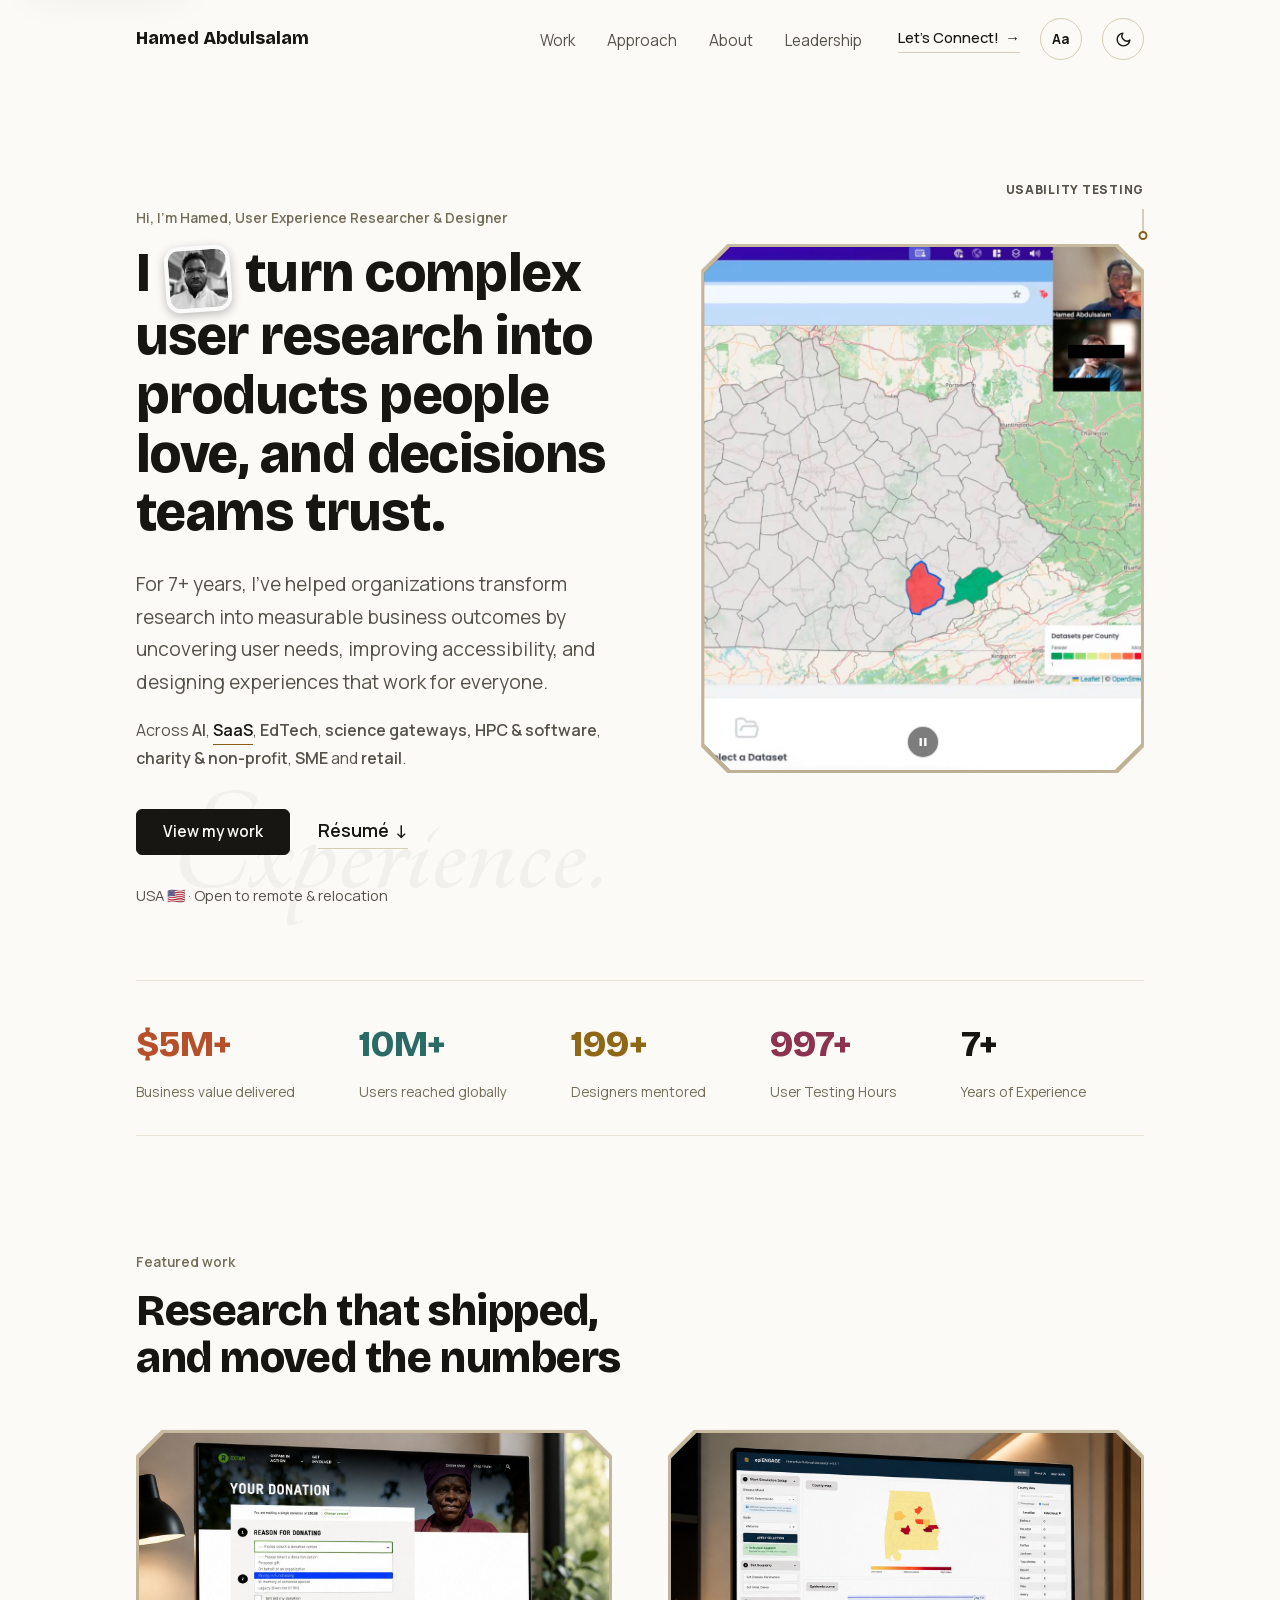
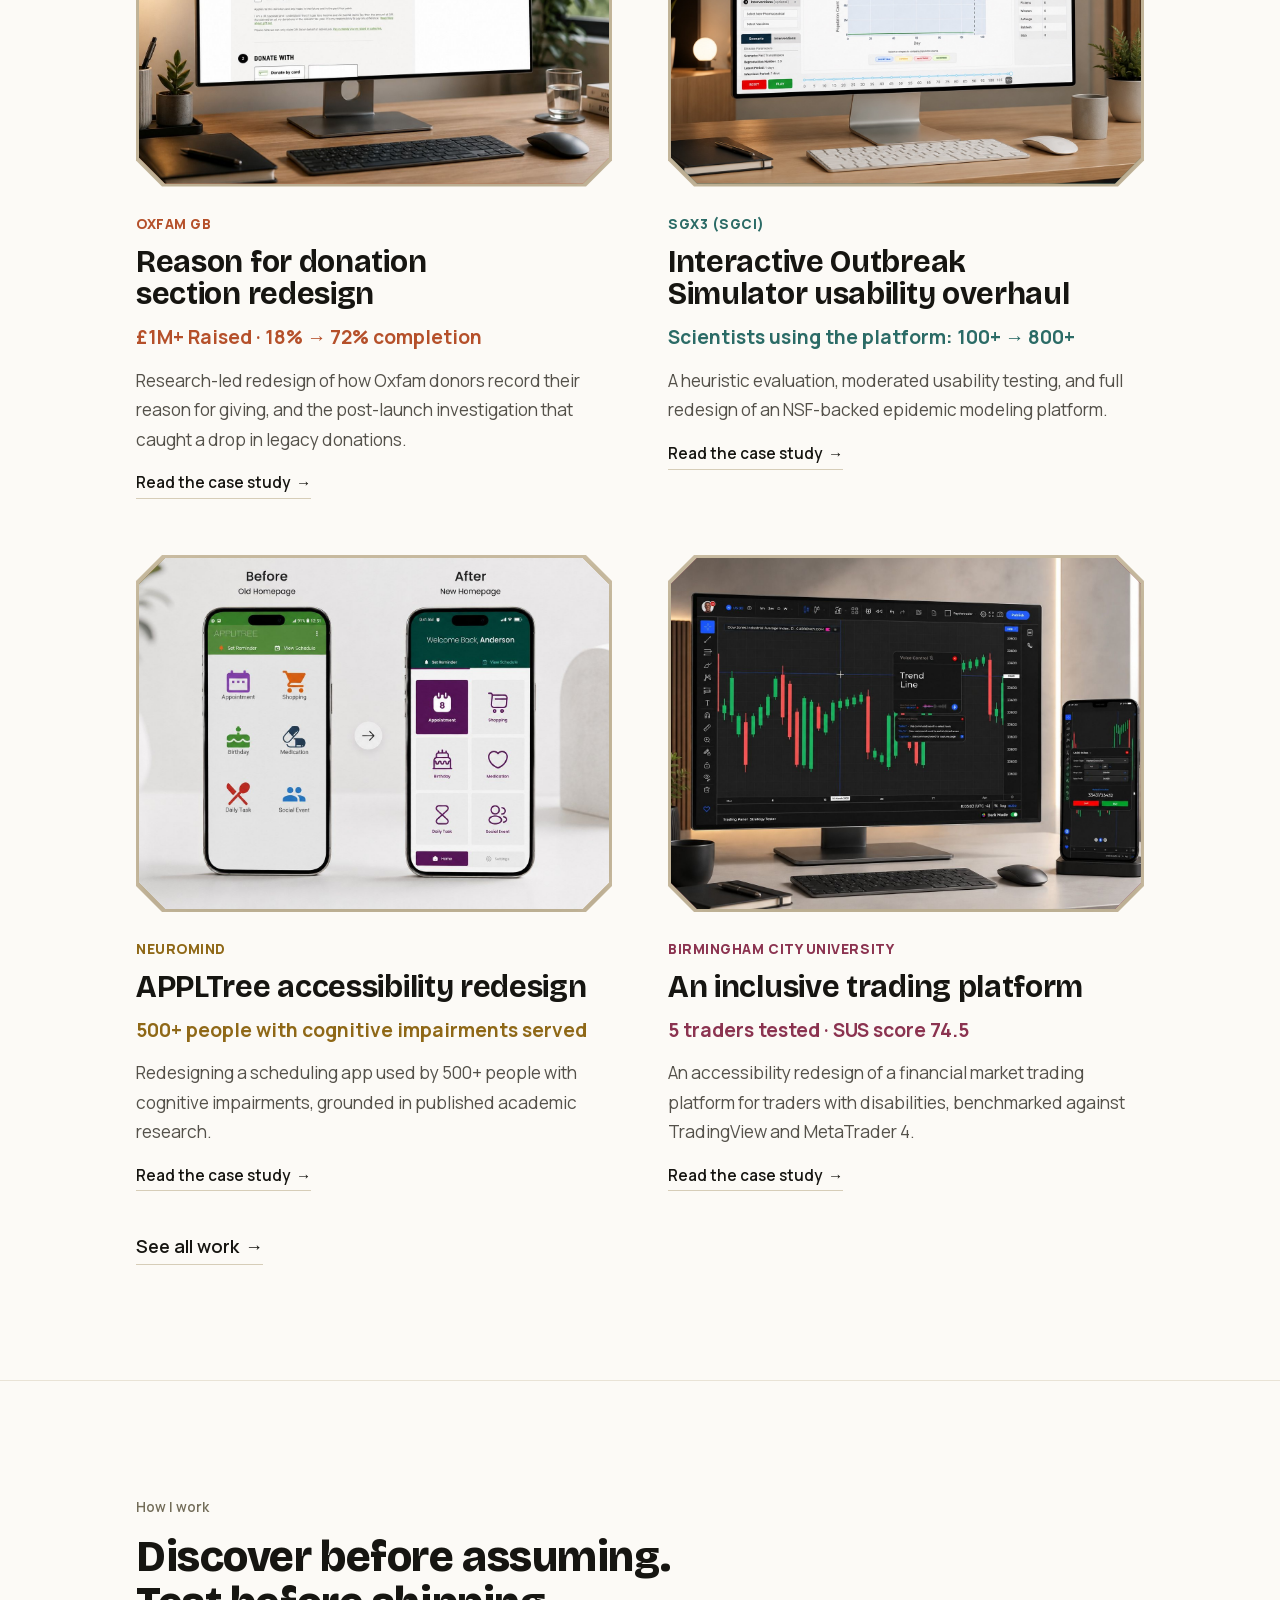
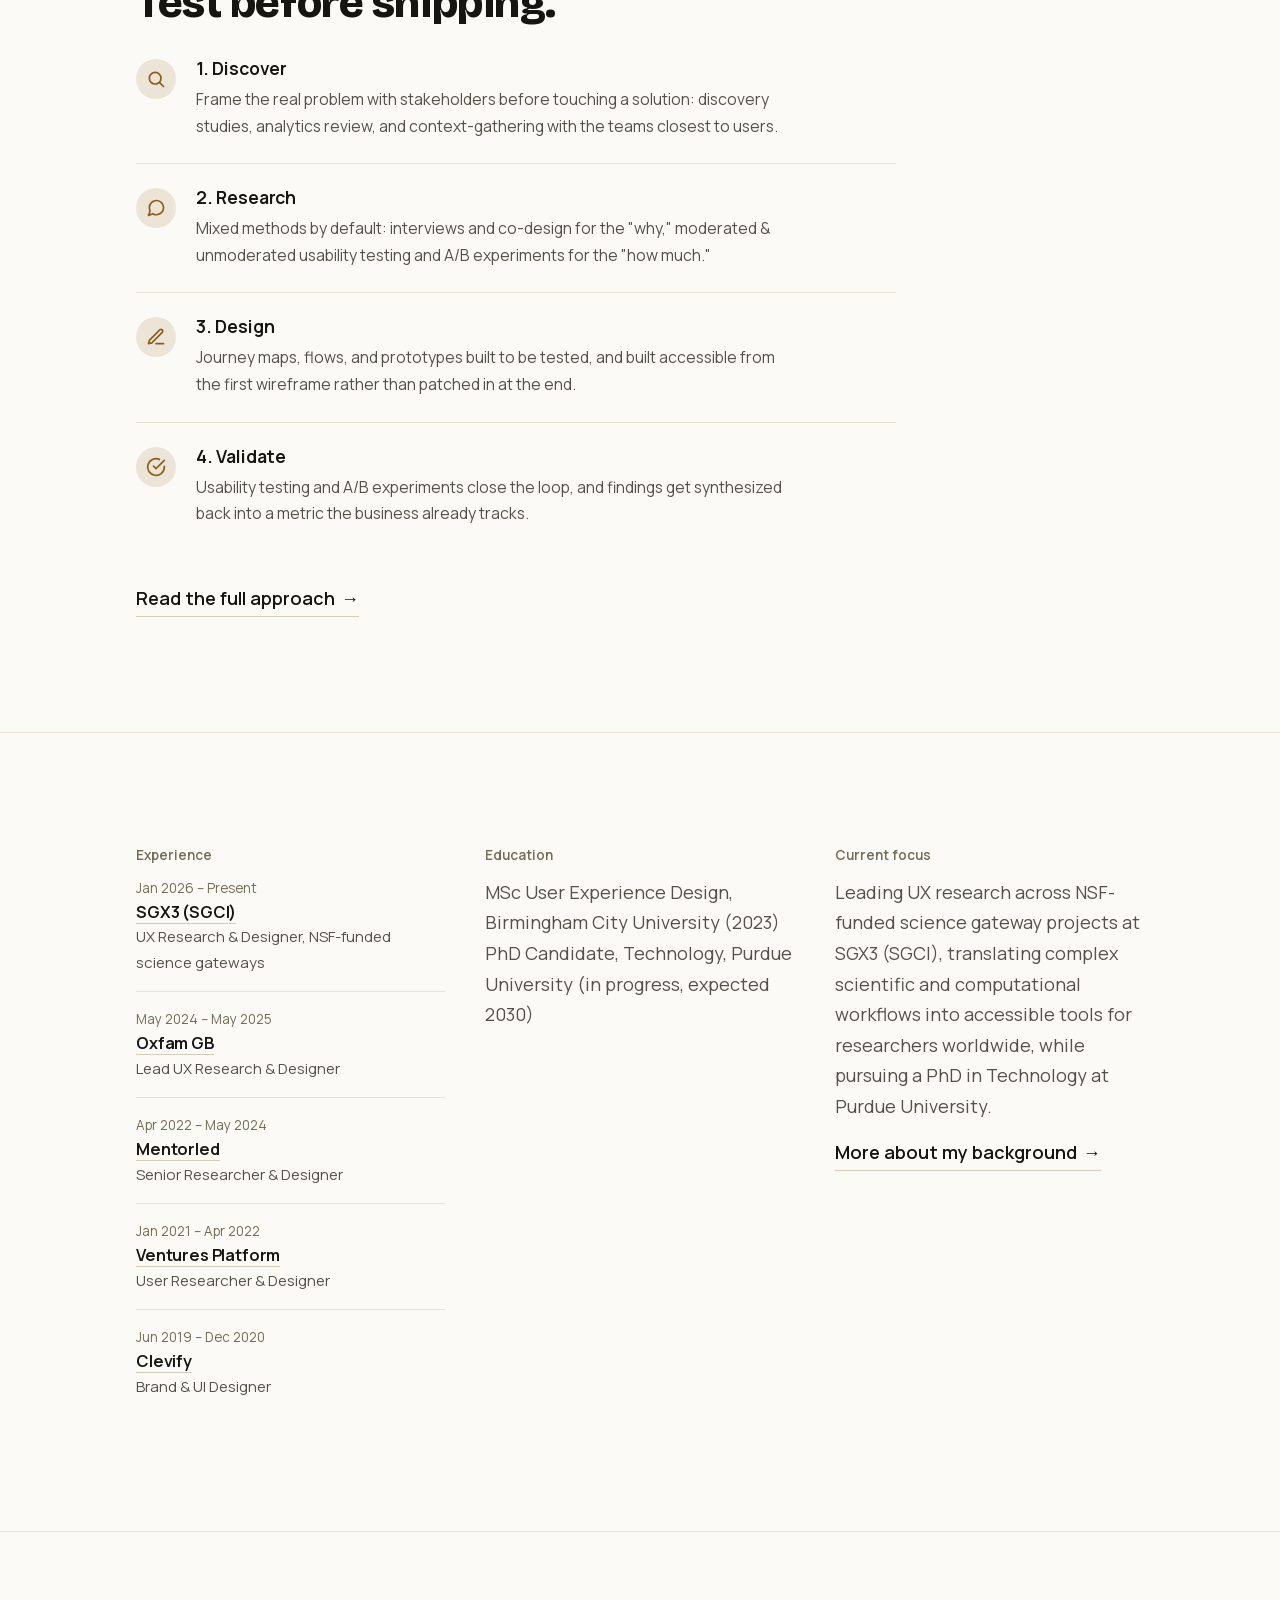
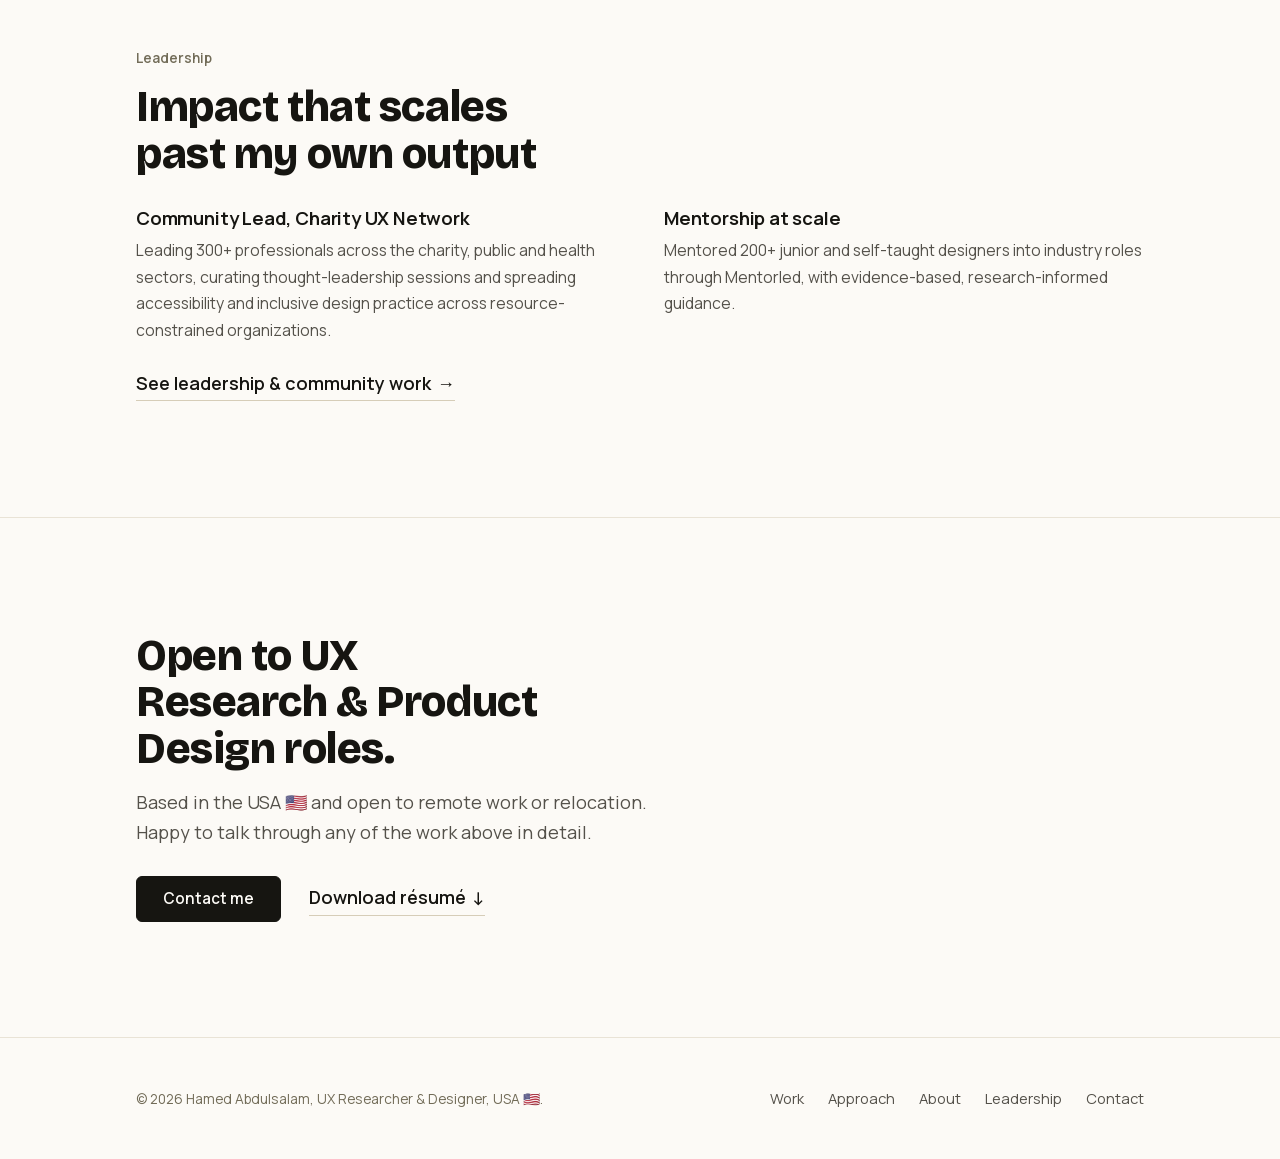
<file: index.html>
<!doctype html>
<html lang="en">
<head>
<meta charset="utf-8">
<script>
(function(){
  try{
    var t = localStorage.getItem("theme");
    if(!t){ t = window.matchMedia("(prefers-color-scheme: dark)").matches ? "dark" : "light"; }
    document.documentElement.setAttribute("data-theme", t);
  }catch(e){}
})();
</script>
<meta name="viewport" content="width=device-width, initial-scale=1">
<title>Hamed Abdulsalam · User Experience Researcher &amp; Designer</title>
<meta name="description" content="I turn complex user research into products people love, and decisions teams trust. 7+ years of evidence-based UX research and accessibility-first design across nonprofit, fintech, edtech and scientific research platforms.">
<meta property="og:type" content="website">
<meta property="og:title" content="Hamed Abdulsalam · User Experience Researcher &amp; Designer">
<meta property="og:description" content="I turn complex user research into products people love, and decisions teams trust. 7+ years of evidence-based UX research and accessibility-first design across nonprofit, fintech, edtech and scientific research platforms.">
<meta property="og:url" content="https://hamedabdulsalam.com/">
<meta property="og:image" content="https://hamedabdulsalam.com/images/hamed-presenting.jpg">
<meta property="og:site_name" content="Hamed Abdulsalam">
<meta name="twitter:card" content="summary_large_image">
<meta name="twitter:title" content="Hamed Abdulsalam · User Experience Researcher &amp; Designer">
<meta name="twitter:description" content="I turn complex user research into products people love, and decisions teams trust. 7+ years of evidence-based UX research and accessibility-first design across nonprofit, fintech, edtech and scientific research platforms.">
<meta name="twitter:image" content="https://hamedabdulsalam.com/images/hamed-presenting.jpg">
<meta name="theme-color" id="theme-color-meta" content="#FCFAF6">
<link rel="icon" href="data:image/svg+xml,%3Csvg xmlns='http://www.w3.org/2000/svg' viewBox='0 0 64 64'%3E%3Crect width='64' height='64' rx='14' fill='%23111112'/%3E%3Ctext x='32' y='42' font-family='Georgia,serif' font-size='24' fill='%23FFFFFF' text-anchor='middle'%3EHA%3C/text%3E%3C/svg%3E">
<link rel="preload" href="fonts/BricolageGrotesque-Variable.woff2" as="font" type="font/woff2" crossorigin>
<link rel="preload" href="fonts/Manrope-Variable.woff2" as="font" type="font/woff2" crossorigin>
<link rel="preload" href="images/hero-1.jpg" as="image" fetchpriority="high">
<link rel="stylesheet" href="css/styles.css?v=202608071521">
</head>
<body data-page="home">
<script>window.SITE_ROOT = "./";</script>
<div class="wave-intro" id="wave-intro" aria-hidden="true">
  <span class="wave wave-1"></span>
  <span class="wave wave-2"></span>
  <span class="wave wave-3"></span>
  <span class="wave wave-4"></span>
  <span class="wave wave-5"></span>
  <div class="wave-burst" id="wave-burst"></div>
</div>
<a class="skip-link" href="#main-content">Skip to main content</a>
<header class="site-header" id="site-header"></header>

<main id="main-content">

  <section class="hero">
    <div class="shell hero-grid">
      <div class="hero-main">
        <p class="hero-watermark" aria-hidden="true">Experience.</p>
        <p class="kicker">Hi, I'm Hamed, User Experience Researcher &amp; Designer</p>
        <h1>I <img src="images/hamed-portrait-color.jpg" alt="" class="hero-inline-photo"> turn complex user research into products people love, and decisions teams trust.</h1>
        <p class="dek">For 7+ years, I've helped organizations transform research into measurable business outcomes by uncovering user needs, improving accessibility, and designing experiences that work for everyone.</p>
        <p class="hero-industries">
          Across <button type="button" class="industry-word" data-industry="AI">AI</button>, <button type="button" class="industry-word" data-industry="saas">SaaS</button>, <button type="button" class="industry-word" data-industry="edtech">EdTech</button>, <button type="button" class="industry-word" data-industry="science">science gateways, HPC &amp; software</button>, <button type="button" class="industry-word" data-industry="charity">charity &amp; non-profit</button>, <button type="button" class="industry-word" data-industry="sme">SME</button> and <button type="button" class="industry-word" data-industry="retail">retail</button>.
        </p>
        <div class="cta-row">
          <a class="btn" href="work.html">View my work</a>
          <a class="link-arrow" href="resume.html">Résumé <span class="a" aria-hidden="true">↓</span></a>
          <span class="hero-location muted">USA 🇺🇸 · Open to remote &amp; relocation</span>
        </div>
      </div>
      <div class="hero-visual-wrap">
        <div class="hero-tag">
          <span class="hero-tag-label" id="hero-tag-label">Usability testing</span>
          <span class="hero-tag-line" aria-hidden="true"><span class="hero-tag-dot"></span></span>
        </div>
        <div class="hero-visual" role="region" aria-label="Career highlights slideshow">
          <div class="hero-visual-inner">
            <div class="hero-visual-track" id="hero-visual-track">
              <div class="hero-visual-slide" data-label="Usability testing">
                <img src="images/hero-1.jpg" alt="Reviewing a county-level dataset map tool with a research participant during a usability testing session for the SGX3 science gateway project" loading="eager" fetchpriority="high" width="1980" height="2200">
              </div>
              <div class="hero-visual-slide" data-label="Journey mapping">
                <img src="images/hero-2.jpg" alt="A FigJam board mapping a user journey from pre-arrival through settling in, with milestones, pain points and opportunities tracked stage by stage" loading="lazy">
              </div>
              <div class="hero-visual-slide" data-label="Workshop">
                <img src="images/hero-3.jpg" alt="A co-design workshop session around a table, sorting sticky notes into themes while reviewing a donation flow prototype on a laptop" loading="lazy">
              </div>
              <div class="hero-visual-slide" data-label="Design &amp; Prototype">
                <img src="images/hero-4.jpg" alt="A zoomed-out Figma canvas showing dozens of website and app design frames, including a fundraising page redesign and a project roadmap timeline" loading="lazy">
              </div>
            </div>
            <button type="button" class="hero-visual-toggle" id="hero-visual-toggle" aria-label="Pause slideshow">
              <svg class="icon-pause" viewBox="0 0 24 24" fill="currentColor" aria-hidden="true"><rect x="6" y="5" width="4" height="14" rx="1"></rect><rect x="14" y="5" width="4" height="14" rx="1"></rect></svg>
              <svg class="icon-play" viewBox="0 0 24 24" fill="currentColor" aria-hidden="true"><path d="M7 4.5v15l13-7.5-13-7.5z"></path></svg>
            </button>
          </div>
        </div>
      </div>
    </div>
  </section>

  <div class="shell">
    <div class="stat-row" aria-label="Career highlights">
      <div class="stat accent-rust"><div class="num">$5M+</div><div class="label">Business value delivered</div></div>
      <div class="stat accent-teal"><div class="num">10M+</div><div class="label">Users reached globally</div></div>
      <div class="stat accent-ochre"><div class="num">200+</div><div class="label">Designers mentored</div></div>
      <div class="stat accent-plum"><div class="num">1000+</div><div class="label">User Testing Hours</div></div>
      <div class="stat"><div class="num">7+</div><div class="label">Years of Experience</div></div>
    </div>
  </div>

  <section>
    <div class="shell">
      <p class="kicker">Featured work</p>
      <h2 class="h-section">Research that shipped, and moved the numbers</h2>
      <div class="work-grid mt-6">

        <a class="work-card accent-rust" href="work/oxfam-donation-flow.html" data-industries="charity">
          <div class="thumb"><img src="images/oxfam-donation-flow-1.jpg" alt="Oxfam GB's donation form, showing the reason-for-donating step and payment options" loading="lazy"></div>
          <span class="org">Oxfam GB</span>
          <h3>Reason for donation section redesign</h3>
          <p class="metric">£1M+ Raised · 18% → 72% completion </p>
          <p class="desc">Research-led redesign of how Oxfam donors record their reason for giving, and the post-launch investigation that caught a drop in legacy donations.</p>
          <span class="link-arrow">Read the case study <span class="a" aria-hidden="true">→</span></span>
        </a>

        <a class="work-card accent-teal" href="work/outbreak-simulator.html" data-industries="science">
          <div class="thumb"><img src="images/outbreak-simulator-thumb.jpg?v=202608120842" alt="epiENGAGE Interactive Outbreak Simulator dashboard, showing a county-level case map with a color legend and an epidemic curve chart" loading="lazy"></div>
          <span class="org">SGX3 (SGCI)</span>
          <h3>Interactive Outbreak Simulator usability overhaul</h3>
          <p class="metric">Scientists using the platform: 100+ → 800+</p>
          <p class="desc">A heuristic evaluation, moderated usability testing, and full redesign of an NSF-backed epidemic modeling platform.</p>
          <span class="link-arrow">Read the case study <span class="a" aria-hidden="true">→</span></span>
        </a>

        <a class="work-card accent-ochre" href="work/apptree-redesign.html">
          <div class="thumb"><img src="images/apptree-thumb.jpg" alt="Before and after comparison of APPLTree's homepage, from a flat green text menu to a redesigned icon-based grid" loading="lazy"></div>
          <span class="org">NeuroMind</span>
          <h3>APPLTree accessibility redesign</h3>
          <p class="metric">500+ people with cognitive impairments served</p>
          <p class="desc">Redesigning a scheduling app used by 500+ people with cognitive impairments, grounded in published academic research.</p>
          <span class="link-arrow">Read the case study <span class="a" aria-hidden="true">→</span></span>
        </a>

        <a class="work-card accent-plum" href="work/trading-platform.html" data-industries="saas">
          <div class="thumb"><img src="images/trading-thumb.jpg" alt="A desk setup showing the redesigned trading platform on desktop and mobile, with voice control active" loading="lazy"></div>
          <span class="org">Birmingham City University</span>
          <h3>An inclusive trading platform</h3>
          <p class="metric">5 traders tested · SUS score 74.5</p>
          <p class="desc">An accessibility redesign of a financial market trading platform for traders with disabilities, benchmarked against TradingView and MetaTrader 4.</p>
          <span class="link-arrow">Read the case study <span class="a" aria-hidden="true">→</span></span>
        </a>

      </div>
      <p class="mt-5"><a class="link-arrow" href="work.html">See all work <span class="a" aria-hidden="true">→</span></a></p>
    </div>
  </section>

  <section class="section-border">
    <div class="shell">
      <p class="kicker">How I work</p>
      <h2 class="h-section">Discover before assuming. Test before shipping.</h2>
      <div class="method-list">
        <div class="method-step">
          <span class="method-icon" aria-hidden="true"><svg viewBox="0 0 24 24" fill="none" stroke="currentColor" stroke-width="2" stroke-linecap="round" stroke-linejoin="round"><circle cx="11" cy="11" r="7"/><path d="M21 21l-4.35-4.35"/></svg></span>
          <div><h3>1. Discover</h3><p>Frame the real problem with stakeholders before touching a solution: discovery studies, analytics review, and context-gathering with the teams closest to users.</p></div>
        </div>
        <div class="method-step">
          <span class="method-icon" aria-hidden="true"><svg viewBox="0 0 24 24" fill="none" stroke="currentColor" stroke-width="2" stroke-linecap="round" stroke-linejoin="round"><path d="M21 11.5a8.38 8.38 0 0 1-4.55 7.5 8.5 8.5 0 0 1-8.34-.16L3 21l1.9-5.7a8.38 8.38 0 0 1-.9-3.8 8.5 8.5 0 0 1 8.5-8.5h.5a8.48 8.48 0 0 1 8 8v.5z"/></svg></span>
          <div><h3>2. Research</h3><p>Mixed methods by default: interviews and co-design for the "why," moderated &amp; unmoderated usability testing and A/B experiments for the "how much."</p></div>
        </div>
        <div class="method-step">
          <span class="method-icon" aria-hidden="true"><svg viewBox="0 0 24 24" fill="none" stroke="currentColor" stroke-width="2" stroke-linecap="round" stroke-linejoin="round"><path d="M12 20h9"/><path d="M16.5 3.5a2.12 2.12 0 0 1 3 3L7 19l-4 1 1-4Z"/></svg></span>
          <div><h3>3. Design</h3><p>Journey maps, flows, and prototypes built to be tested, and built accessible from the first wireframe rather than patched in at the end.</p></div>
        </div>
        <div class="method-step">
          <span class="method-icon" aria-hidden="true"><svg viewBox="0 0 24 24" fill="none" stroke="currentColor" stroke-width="2" stroke-linecap="round" stroke-linejoin="round"><path d="M22 11.08V12a10 10 0 1 1-5.93-9.14"/><path d="M22 4L12 14.01l-3-3"/></svg></span>
          <div><h3>4. Validate</h3><p>Usability testing and A/B experiments close the loop, and findings get synthesized back into a metric the business already tracks.</p></div>
        </div>
      </div>
      <p class="mt-4"><a class="link-arrow" href="approach.html">Read the full approach <span class="a" aria-hidden="true">→</span></a></p>
    </div>
  </section>

  <section class="section-border">
    <div class="shell">
      <div class="grid-3">
        <div>
          <h2 class="kicker">Experience</h2>
          <div>
            <div class="tl-item" data-industries="science"><div class="when">Jan 2026 – Present</div><h3><a href="https://sciencegateways.org" target="_blank" rel="noopener noreferrer">SGX3 (SGCI)</a></h3><p>UX Research &amp; Designer, NSF-funded science gateways</p></div>
            <div class="tl-item"><div class="when">May 2024 – May 2025</div><h3><a href="https://www.oxfam.org.uk" target="_blank" rel="noopener noreferrer">Oxfam GB</a></h3><p>Lead UX Research &amp; Designer</p></div>
            <div class="tl-item"><div class="when">Apr 2022 – May 2024</div><h3><a href="https://mentorled.com" target="_blank" rel="noopener noreferrer">Mentorled</a></h3><p>Senior Researcher &amp; Designer</p></div>
            <div class="tl-item"><div class="when">Jan 2021 – Apr 2022</div><h3><a href="https://www.venturesplatform.com/" target="_blank" rel="noopener noreferrer">Ventures Platform</a></h3><p>User Researcher &amp; Designer</p></div>
            <div class="tl-item" data-industries="edtech"><div class="when">Jun 2019 – Dec 2020</div><h3><a href="https://apkpure.com/clevify-the-learning-app/com.clevify" target="_blank" rel="noopener noreferrer">Clevify</a></h3><p>Brand &amp; UI Designer</p></div>
          </div>
        </div>
        <div>
          <h2 class="kicker">Education</h2>
          <p class="muted">MSc User Experience Design, Birmingham City University (2023)<br>PhD Candidate, Technology, Purdue University (in progress, expected 2030)</p>
        </div>
        <div>
          <h2 class="kicker">Current focus</h2>
          <p class="muted">Leading UX research across NSF-funded science gateway projects at SGX3 (SGCI), translating complex scientific and computational workflows into accessible tools for researchers worldwide, while pursuing a PhD in Technology at Purdue University.</p>
          <p class="mt-2"><a class="link-arrow" href="about.html">More about my background <span class="a" aria-hidden="true">→</span></a></p>
        </div>
      </div>
    </div>
  </section>

  <section class="section-border">
    <div class="shell">
      <p class="kicker">Leadership</p>
      <h2 class="h-section">Impact that scales past my own output</h2>
      <div class="grid-2 mt-4">
        <div class="plain-card">
          <h3>Community Lead, Charity UX Network</h3>
          <p>Leading 300+ professionals across the charity, public and health sectors, curating thought-leadership sessions and spreading accessibility and inclusive design practice across resource-constrained organizations.</p>
        </div>
        <div class="plain-card">
          <h3>Mentorship at scale</h3>
          <p>Mentored 200+ junior and self-taught designers into industry roles through Mentorled, with evidence-based, research-informed guidance.</p>
        </div>
      </div>
      <p class="mt-3"><a class="link-arrow" href="leadership.html">See leadership &amp; community work <span class="a" aria-hidden="true">→</span></a></p>
    </div>
  </section>

  <section class="section-border cta-close">
    <div class="shell">
      <h2 class="h-section">Open to UX Research &amp; Product Design roles.</h2>
      <p>Based in the USA 🇺🇸 and open to remote work or relocation. Happy to talk through any of the work above in detail.</p>
      <div class="cta-row">
        <a class="btn" href="mailto:hamedleyesalam@gmail.com">Contact me</a>
        <a class="link-arrow" href="resume.html">Download résumé <span class="a" aria-hidden="true">↓</span></a>
      </div>
    </div>
  </section>

</main>

<footer class="site-footer" id="site-footer"></footer>
<script src="js/site.js?v=202608071521"></script>
</body>
</html>
</file>
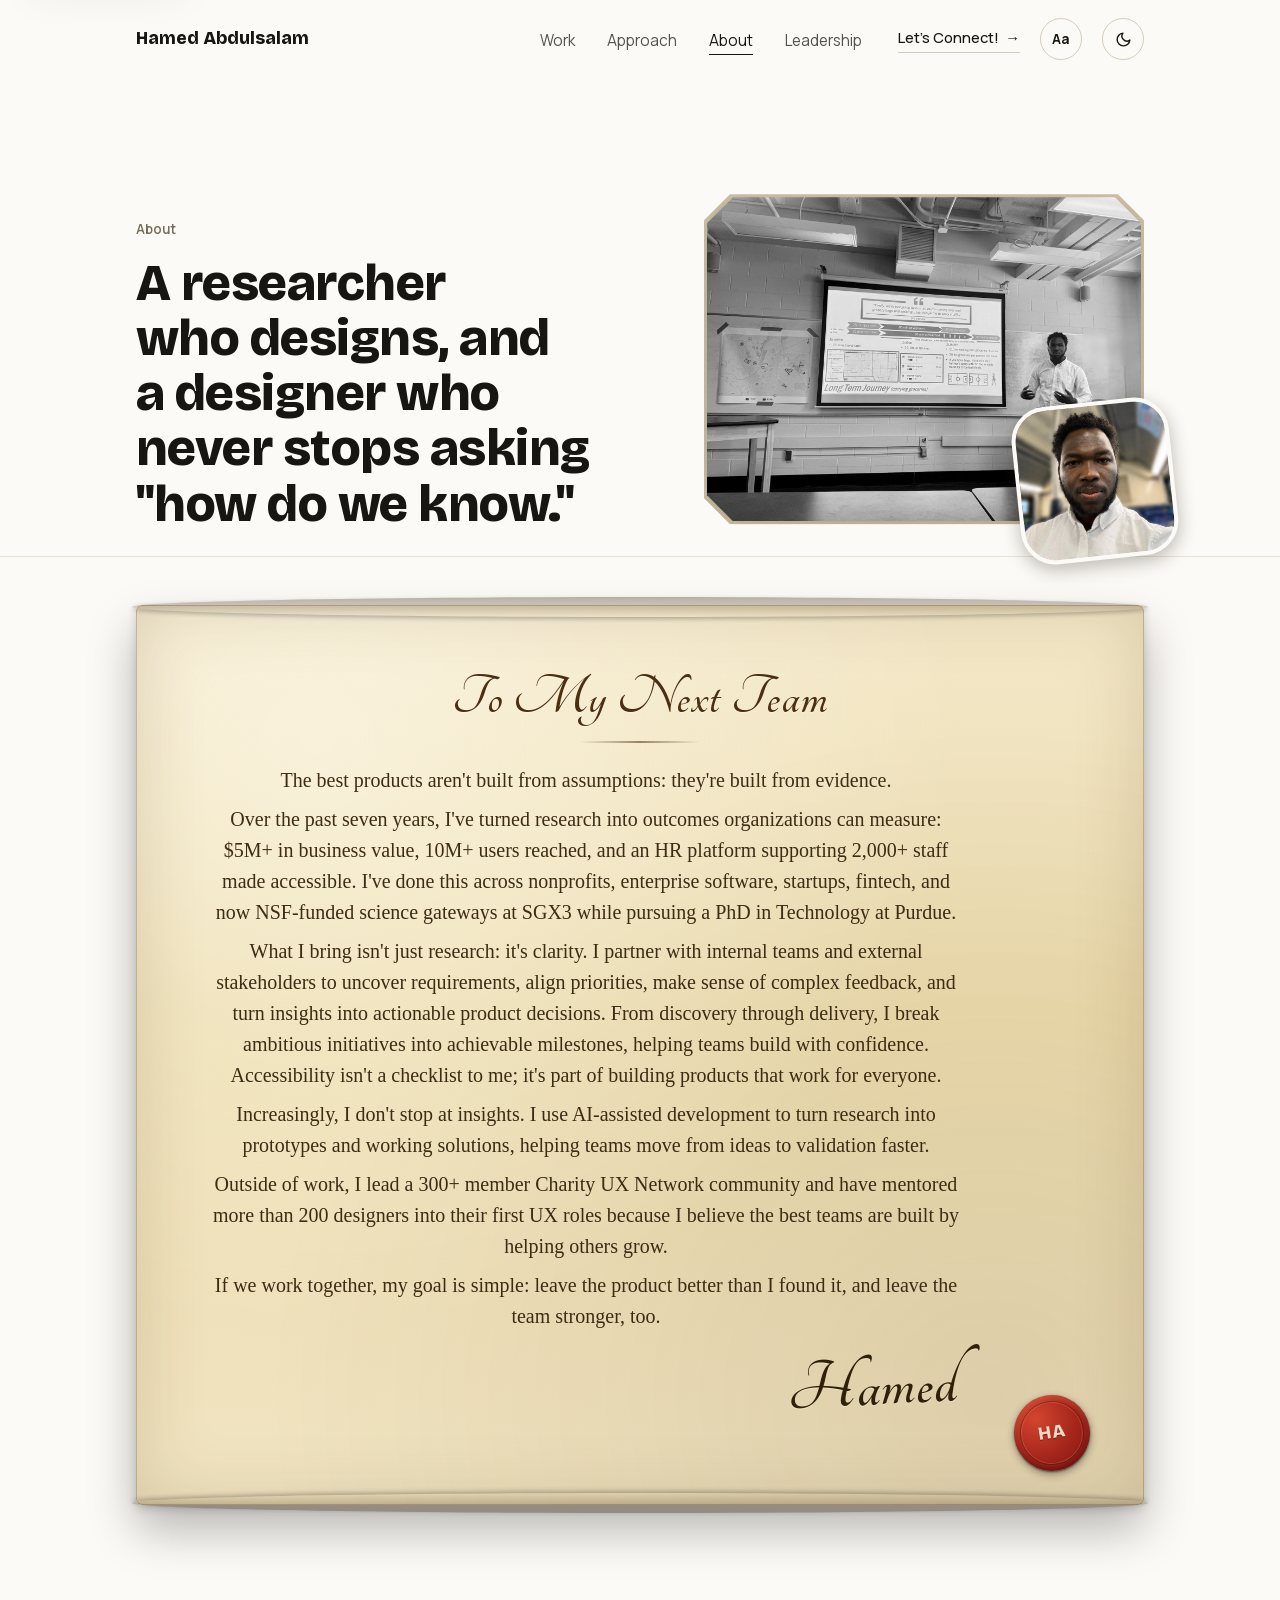
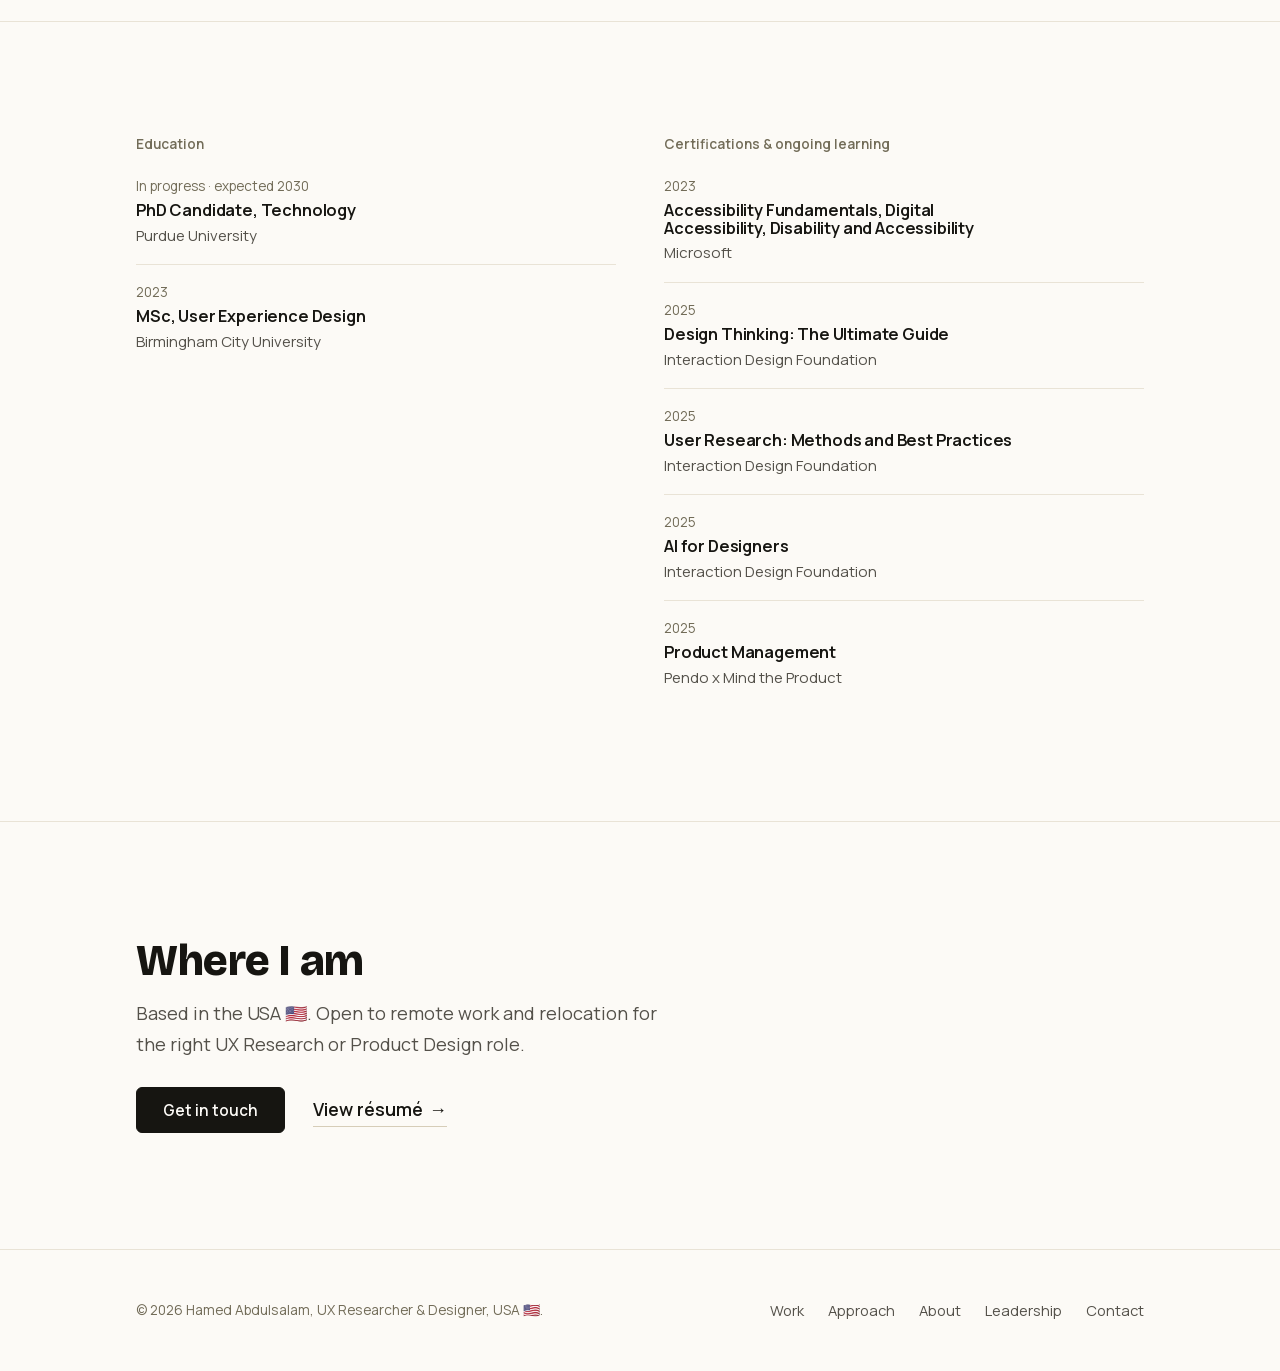
<file: about.html>
<!doctype html>
<html lang="en">
<head>
<meta charset="utf-8">
<script>
(function(){
  try{
    var t = localStorage.getItem("theme");
    if(!t){ t = window.matchMedia("(prefers-color-scheme: dark)").matches ? "dark" : "light"; }
    document.documentElement.setAttribute("data-theme", t);
  }catch(e){}
})();
</script>
<meta name="viewport" content="width=device-width, initial-scale=1">
<title>About · Hamed Abdulsalam</title>
<meta name="description" content="A UX researcher and designer working across humanitarian, enterprise, edtech and scientific research platforms, with accessibility as a throughline.">
<meta property="og:type" content="website">
<meta property="og:title" content="About · Hamed Abdulsalam">
<meta property="og:description" content="A UX researcher and designer working across humanitarian, enterprise, edtech and scientific research platforms, with accessibility as a throughline.">
<meta property="og:url" content="https://hamedabdulsalam.com/about.html">
<meta property="og:image" content="https://hamedabdulsalam.com/images/hamed-presenting.jpg">
<meta property="og:site_name" content="Hamed Abdulsalam">
<meta name="twitter:card" content="summary_large_image">
<meta name="twitter:title" content="About · Hamed Abdulsalam">
<meta name="twitter:description" content="A UX researcher and designer working across humanitarian, enterprise, edtech and scientific research platforms, with accessibility as a throughline.">
<meta name="twitter:image" content="https://hamedabdulsalam.com/images/hamed-presenting.jpg">
<meta name="theme-color" id="theme-color-meta" content="#FCFAF6">
<link rel="icon" href="data:image/svg+xml,%3Csvg xmlns='http://www.w3.org/2000/svg' viewBox='0 0 64 64'%3E%3Crect width='64' height='64' rx='14' fill='%23111112'/%3E%3Ctext x='32' y='42' font-family='Georgia,serif' font-size='24' fill='%23FFFFFF' text-anchor='middle'%3EHA%3C/text%3E%3C/svg%3E">
<link rel="preload" href="fonts/BricolageGrotesque-Variable.woff2" as="font" type="font/woff2" crossorigin>
<link rel="preload" href="fonts/Manrope-Variable.woff2" as="font" type="font/woff2" crossorigin>
<link rel="preload" href="fonts/Tangerine-Bold.woff2" as="font" type="font/woff2" crossorigin>
<link rel="stylesheet" href="css/styles.css?v=202608071521">
</head>
<body data-page="about">
<script>window.SITE_ROOT = "./";</script>
<a class="skip-link" href="#main-content">Skip to main content</a>
<header class="site-header" id="site-header"></header>

<main id="main-content">
  <section class="hero-intro">
    <div class="shell">
      <div class="grid-2 items-center">
        <div>
          <p class="kicker">About</p>
          <h1 class="page-title">A researcher who designs, and a designer who never stops asking "how do we know."</h1>
        </div>
        <div class="about-portrait" tabindex="0">
          <div class="about-portrait-main">
            <img src="images/hamed-presenting.jpg" alt="Hamed Abdulsalam presenting user research findings" width="1600" height="1200" loading="lazy">
          </div>
          <img src="images/hamed-portrait-color.jpg" alt="" class="about-portrait-accent" width="500" height="500" loading="lazy">
        </div>
      </div>
    </div>
  </section>

  <section class="section-border" id="letter">
    <div class="shell">
      <div class="scroll-panel">
        <div class="wax-seal" aria-hidden="true"><span>HA</span></div>
        <h2 class="scroll-heading">To My Next Team</h2>
        <div class="prose">
          <p>The best products aren't built from assumptions: they're built from evidence.</p>
          <p>Over the past seven years, I've turned research into outcomes organizations can measure: $5M+ in business value, 10M+ users reached, and an HR platform supporting 2,000+ staff made accessible. I've done this across nonprofits, enterprise software, startups, fintech, and now NSF-funded science gateways at SGX3 while pursuing a PhD in Technology at Purdue.</p>
          <p>What I bring isn't just research: it's clarity. I partner with internal teams and external stakeholders to uncover requirements, align priorities, make sense of complex feedback, and turn insights into actionable product decisions. From discovery through delivery, I break ambitious initiatives into achievable milestones, helping teams build with confidence. Accessibility isn't a checklist to me; it's part of building products that work for everyone.</p>
          <p>Increasingly, I don't stop at insights. I use AI-assisted development to turn research into prototypes and working solutions, helping teams move from ideas to validation faster.</p>
          <p>Outside of work, I lead a 300+ member Charity UX Network community and have mentored more than 200 designers into their first UX roles because I believe the best teams are built by helping others grow.</p>
          <p>If we work together, my goal is simple: leave the product better than I found it, and leave the team stronger, too.</p>
        </div>
        <p class="scroll-signature">Hamed</p>
      </div>
    </div>
  </section>

  <section class="section-border">
    <div class="shell">
      <div class="grid-2">
        <div>
          <h2 class="kicker">Education</h2>
          <div class="mt-3">
            <div class="tl-item"><div class="when">In progress · expected 2030</div><h3>PhD Candidate, Technology</h3><p>Purdue University</p></div>
            <div class="tl-item"><div class="when">2023</div><h3>MSc, User Experience Design</h3><p>Birmingham City University</p></div>
          </div>
        </div>
        <div>
          <h2 class="kicker">Certifications &amp; ongoing learning</h2>
          <div class="mt-3">
            <div class="tl-item"><div class="when">2023</div><h3>Accessibility Fundamentals, Digital Accessibility, Disability and Accessibility</h3><p>Microsoft</p></div>
            <div class="tl-item"><div class="when">2025</div><h3>Design Thinking: The Ultimate Guide</h3><p>Interaction Design Foundation</p></div>
            <div class="tl-item"><div class="when">2025</div><h3>User Research: Methods and Best Practices</h3><p>Interaction Design Foundation</p></div>
            <div class="tl-item"><div class="when">2025</div><h3>AI for Designers</h3><p>Interaction Design Foundation</p></div>
            <div class="tl-item"><div class="when">2025</div><h3>Product Management</h3><p>Pendo x Mind the Product</p></div>
          </div>
        </div>
      </div>
    </div>
  </section>

  <section class="section-border cta-close">
    <div class="shell">
      <h2 class="h-section">Where I am</h2>
      <p>Based in the USA 🇺🇸. Open to remote work and relocation for the right UX Research or Product Design role.</p>
      <div class="cta-row">
        <a class="btn" href="mailto:hamedleyesalam@gmail.com">Get in touch</a>
        <a class="link-arrow" href="resume.html">View résumé <span class="a" aria-hidden="true">→</span></a>
      </div>
    </div>
  </section>
</main>

<footer class="site-footer" id="site-footer"></footer>
<script src="js/site.js?v=202608071521"></script>
</body>
</html>
</file>
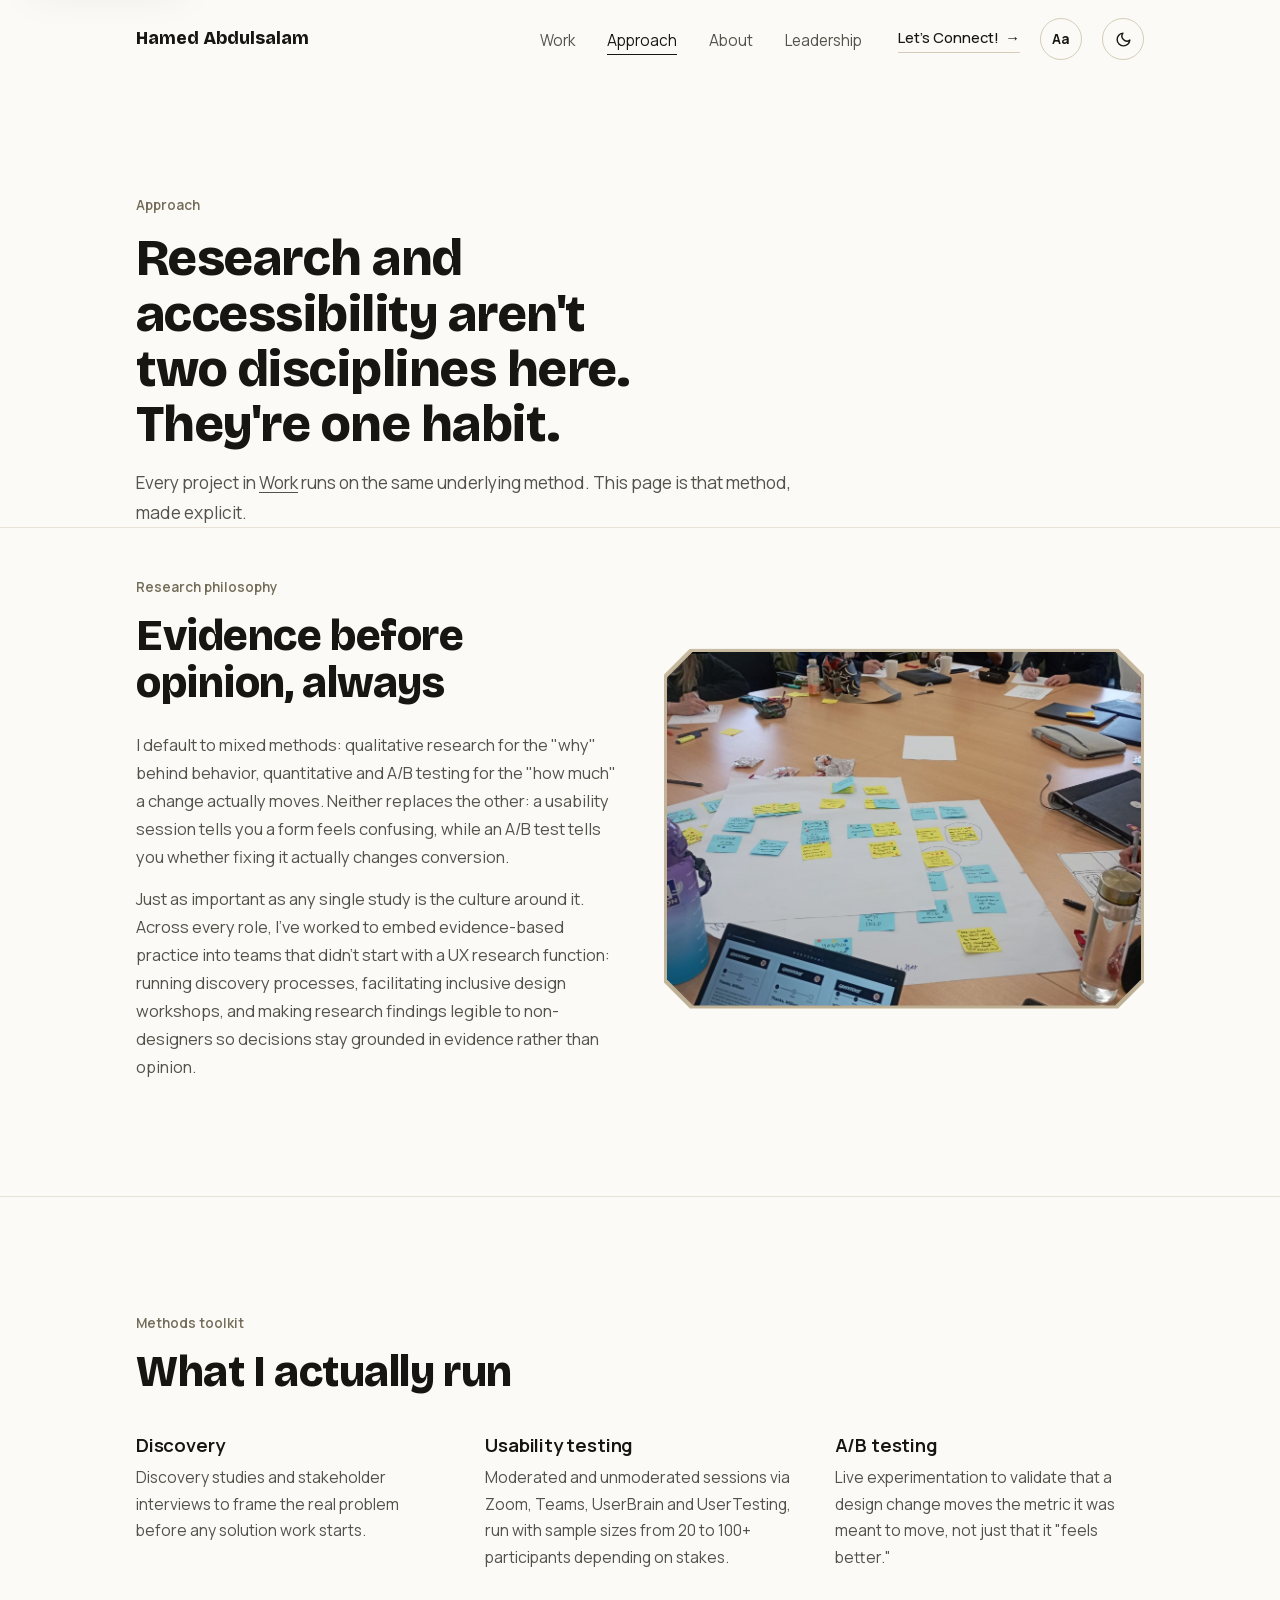
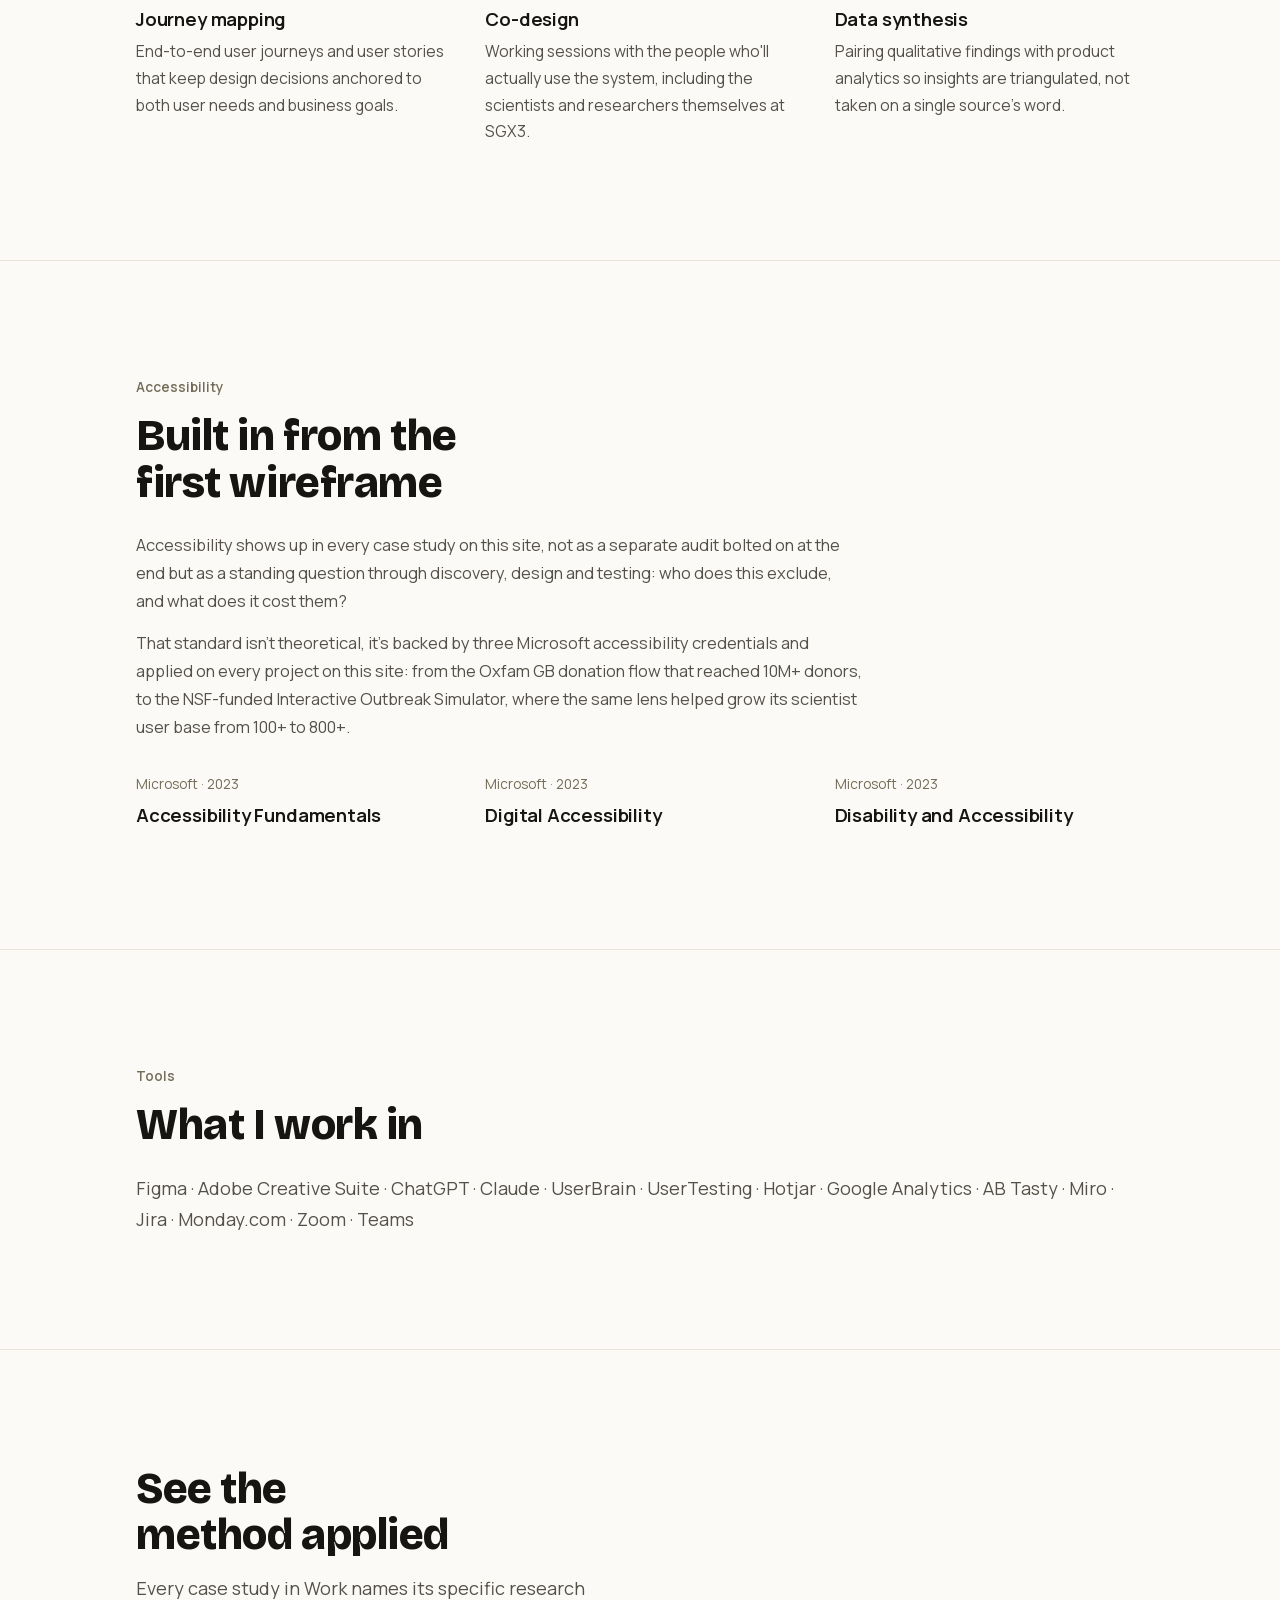
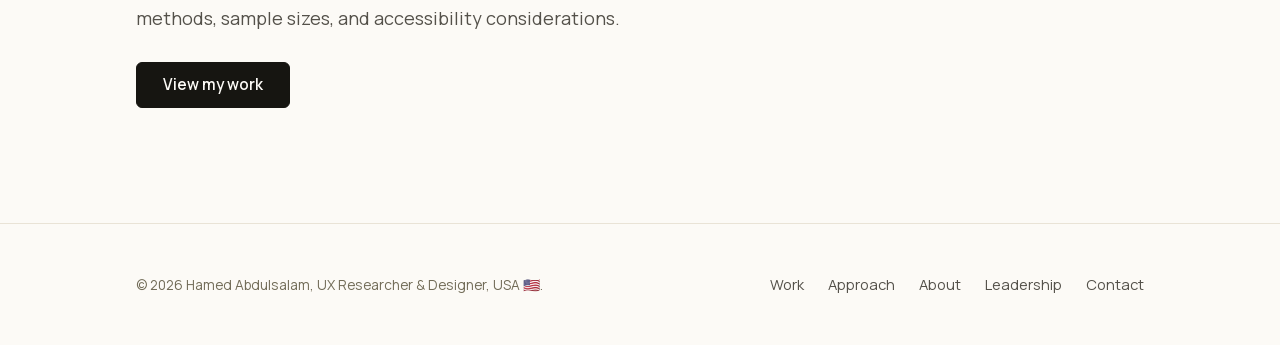
<file: approach.html>
<!doctype html>
<html lang="en">
<head>
<meta charset="utf-8">
<script>
(function(){
  try{
    var t = localStorage.getItem("theme");
    if(!t){ t = window.matchMedia("(prefers-color-scheme: dark)").matches ? "dark" : "light"; }
    document.documentElement.setAttribute("data-theme", t);
  }catch(e){}
})();
</script>
<meta name="viewport" content="width=device-width, initial-scale=1">
<title>Approach · Hamed Abdulsalam</title>
<meta name="description" content="How I research: mixed methods, evidence-based culture-building, and accessibility built in from the first wireframe, not patched on at the end.">
<meta property="og:type" content="website">
<meta property="og:title" content="Approach · Hamed Abdulsalam">
<meta property="og:description" content="How I research: mixed methods, evidence-based culture-building, and accessibility built in from the first wireframe, not patched on at the end.">
<meta property="og:url" content="https://hamedabdulsalam.com/approach.html">
<meta property="og:image" content="https://hamedabdulsalam.com/images/hamed-presenting.jpg">
<meta property="og:site_name" content="Hamed Abdulsalam">
<meta name="twitter:card" content="summary_large_image">
<meta name="twitter:title" content="Approach · Hamed Abdulsalam">
<meta name="twitter:description" content="How I research: mixed methods, evidence-based culture-building, and accessibility built in from the first wireframe, not patched on at the end.">
<meta name="twitter:image" content="https://hamedabdulsalam.com/images/hamed-presenting.jpg">
<meta name="theme-color" id="theme-color-meta" content="#FCFAF6">
<link rel="icon" href="data:image/svg+xml,%3Csvg xmlns='http://www.w3.org/2000/svg' viewBox='0 0 64 64'%3E%3Crect width='64' height='64' rx='14' fill='%23111112'/%3E%3Ctext x='32' y='42' font-family='Georgia,serif' font-size='24' fill='%23FFFFFF' text-anchor='middle'%3EHA%3C/text%3E%3C/svg%3E">
<link rel="preload" href="fonts/BricolageGrotesque-Variable.woff2" as="font" type="font/woff2" crossorigin>
<link rel="preload" href="fonts/Manrope-Variable.woff2" as="font" type="font/woff2" crossorigin>
<link rel="stylesheet" href="css/styles.css?v=202608071521">
</head>
<body data-page="approach">
<script>window.SITE_ROOT = "./";</script>
<a class="skip-link" href="#main-content">Skip to main content</a>
<header class="site-header" id="site-header"></header>

<main id="main-content">
  <section class="hero-intro">
    <div class="shell">
      <p class="kicker">Approach</p>
      <h1 class="page-title">Research and accessibility aren't two disciplines here. They're one habit.</h1>
      <p class="lede">Every project in <a href="work.html">Work</a> runs on the same underlying method. This page is that method, made explicit.</p>
    </div>
  </section>

  <section class="section-border">
    <div class="shell">
      <div class="grid-2 items-center">
        <div>
          <p class="kicker">Research philosophy</p>
          <h2 class="h-section">Evidence before opinion, always</h2>
          <div class="prose mt-3">
            <p>I default to mixed methods: qualitative research for the "why" behind behavior, quantitative and A/B testing for the "how much" a change actually moves. Neither replaces the other: a usability session tells you a form feels confusing, while an A/B test tells you whether fixing it actually changes conversion.</p>
            <p>Just as important as any single study is the culture around it. Across every role, I've worked to embed evidence-based practice into teams that didn't start with a UX research function: running discovery processes, facilitating inclusive design workshops, and making research findings legible to non-designers so decisions stay grounded in evidence rather than opinion.</p>
          </div>
        </div>
        <div class="approach-photo">
          <img src="images/hero-3.jpg" alt="A co-design workshop session, sorting sticky notes into themes around a table while reviewing a prototype">
        </div>
      </div>
    </div>
  </section>

  <section class="section-border">
    <div class="shell">
      <p class="kicker">Methods toolkit</p>
      <h2 class="h-section">What I actually run</h2>
      <div class="grid-3 mt-5">
        <div class="plain-card"><h3>Discovery</h3><p>Discovery studies and stakeholder interviews to frame the real problem before any solution work starts.</p></div>
        <div class="plain-card"><h3>Usability testing</h3><p>Moderated and unmoderated sessions via Zoom, Teams, UserBrain and UserTesting, run with sample sizes from 20 to 100+ participants depending on stakes.</p></div>
        <div class="plain-card"><h3>A/B testing</h3><p>Live experimentation to validate that a design change moves the metric it was meant to move, not just that it "feels better."</p></div>
        <div class="plain-card"><h3>Journey mapping</h3><p>End-to-end user journeys and user stories that keep design decisions anchored to both user needs and business goals.</p></div>
        <div class="plain-card"><h3>Co-design</h3><p>Working sessions with the people who'll actually use the system, including the scientists and researchers themselves at SGX3.</p></div>
        <div class="plain-card"><h3>Data synthesis</h3><p>Pairing qualitative findings with product analytics so insights are triangulated, not taken on a single source's word.</p></div>
      </div>
    </div>
  </section>

  <section class="section-border">
    <div class="shell">
      <p class="kicker">Accessibility</p>
      <h2 class="h-section">Built in from the first wireframe</h2>
      <div class="prose mt-3">
        <p>Accessibility shows up in every case study on this site, not as a separate audit bolted on at the end but as a standing question through discovery, design and testing: who does this exclude, and what does it cost them?</p>
        <p>That standard isn't theoretical, it's backed by three Microsoft accessibility credentials and applied on every project on this site: from the Oxfam GB donation flow that reached 10M+ donors, to the NSF-funded Interactive Outbreak Simulator, where the same lens helped grow its scientist user base from 100+ to 800+.</p>
      </div>
      <div class="grid-3 mt-4">
        <div class="plain-card"><span class="when">Microsoft · 2023</span><h3>Accessibility Fundamentals</h3></div>
        <div class="plain-card"><span class="when">Microsoft · 2023</span><h3>Digital Accessibility</h3></div>
        <div class="plain-card"><span class="when">Microsoft · 2023</span><h3>Disability and Accessibility</h3></div>
      </div>
    </div>
  </section>

  <section class="section-border">
    <div class="shell">
      <p class="kicker">Tools</p>
      <h2 class="h-section">What I work in</h2>
      <p class="mt-3 muted">Figma · Adobe Creative Suite · ChatGPT · Claude · UserBrain · UserTesting · Hotjar · Google Analytics · AB Tasty · Miro · Jira · Monday.com · Zoom · Teams</p>
    </div>
  </section>

  <section class="section-border cta-close">
    <div class="shell">
      <h2 class="h-section">See the method applied</h2>
      <p>Every case study in Work names its specific research methods, sample sizes, and accessibility considerations.</p>
      <div class="cta-row"><a class="btn" href="work.html">View my work</a></div>
    </div>
  </section>
</main>

<footer class="site-footer" id="site-footer"></footer>
<script src="js/site.js?v=202608071521"></script>
</body>
</html>
</file>
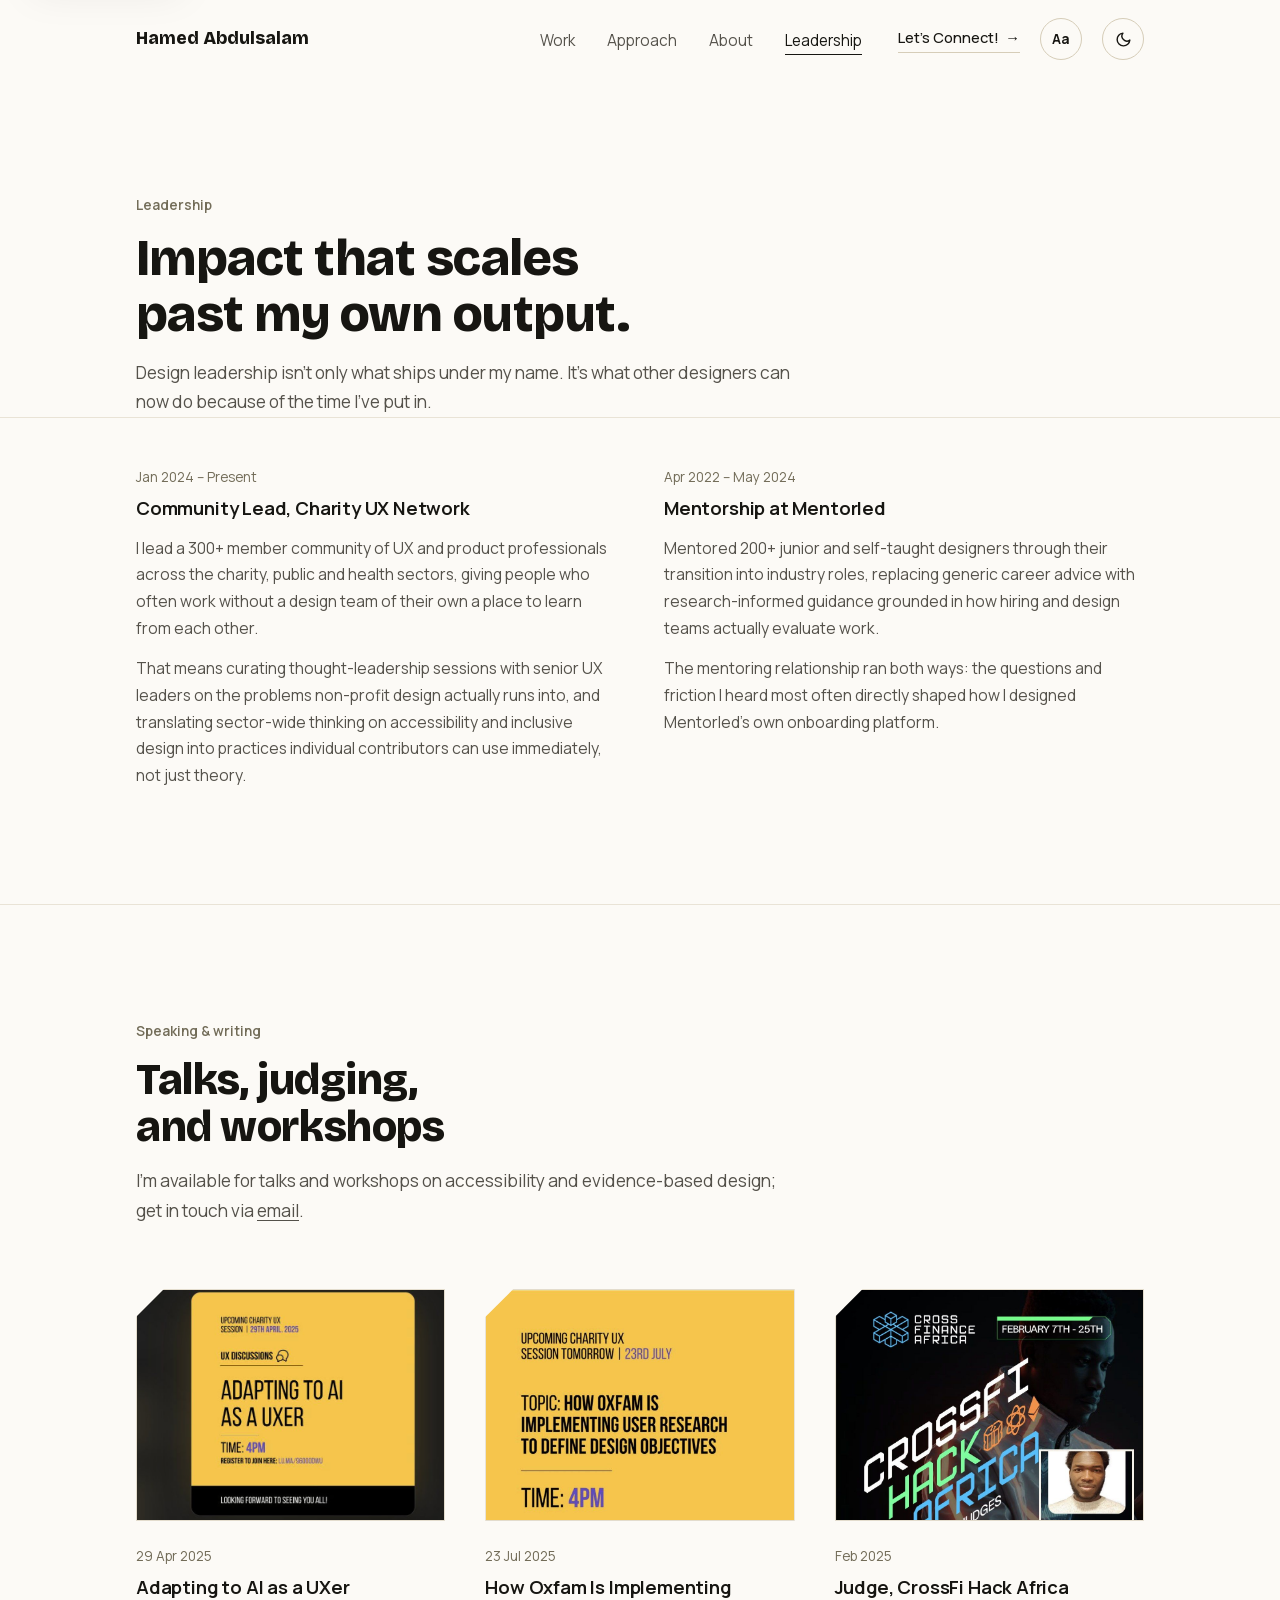
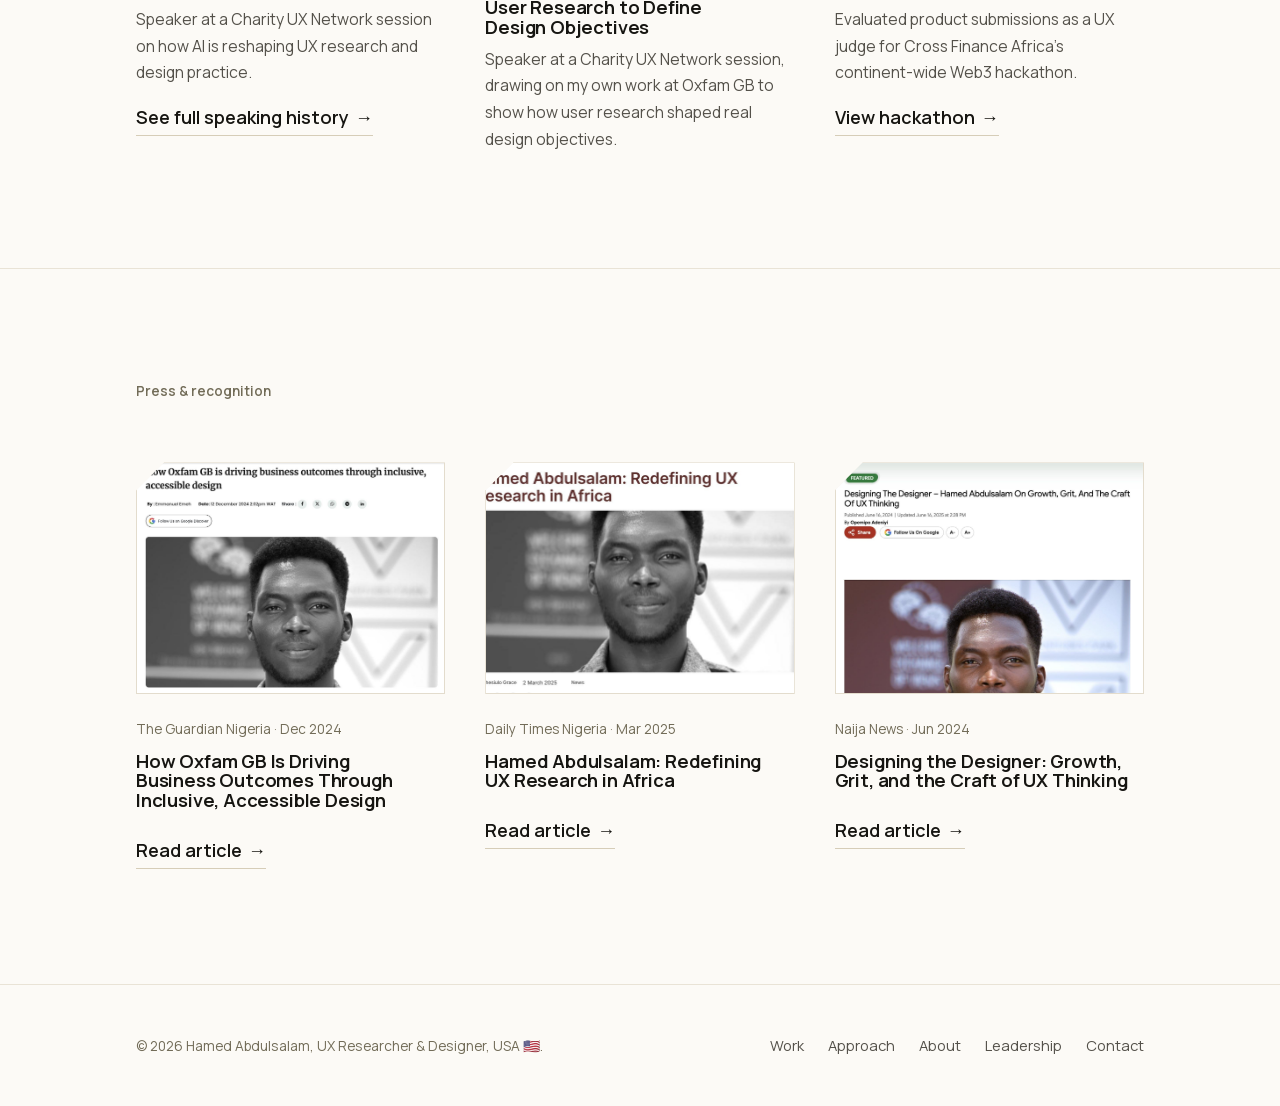
<file: leadership.html>
<!doctype html>
<html lang="en">
<head>
<meta charset="utf-8">
<script>
(function(){
  try{
    var t = localStorage.getItem("theme");
    if(!t){ t = window.matchMedia("(prefers-color-scheme: dark)").matches ? "dark" : "light"; }
    document.documentElement.setAttribute("data-theme", t);
  }catch(e){}
})();
</script>
<meta name="viewport" content="width=device-width, initial-scale=1">
<title>Leadership · Hamed Abdulsalam</title>
<meta name="description" content="Community leadership and mentorship: leading 300+ professionals at the Charity UX Network and mentoring 200+ designers into industry roles.">
<meta property="og:type" content="website">
<meta property="og:title" content="Leadership · Hamed Abdulsalam">
<meta property="og:description" content="Community leadership and mentorship: leading 300+ professionals at the Charity UX Network and mentoring 200+ designers into industry roles.">
<meta property="og:url" content="https://hamedabdulsalam.com/leadership.html">
<meta property="og:image" content="https://hamedabdulsalam.com/images/leadership-charity-ux-talk.jpg">
<meta property="og:site_name" content="Hamed Abdulsalam">
<meta name="twitter:card" content="summary_large_image">
<meta name="twitter:title" content="Leadership · Hamed Abdulsalam">
<meta name="twitter:description" content="Community leadership and mentorship: leading 300+ professionals at the Charity UX Network and mentoring 200+ designers into industry roles.">
<meta name="twitter:image" content="https://hamedabdulsalam.com/images/leadership-charity-ux-talk.jpg">
<meta name="theme-color" id="theme-color-meta" content="#FCFAF6">
<link rel="icon" href="data:image/svg+xml,%3Csvg xmlns='http://www.w3.org/2000/svg' viewBox='0 0 64 64'%3E%3Crect width='64' height='64' rx='14' fill='%23111112'/%3E%3Ctext x='32' y='42' font-family='Georgia,serif' font-size='24' fill='%23FFFFFF' text-anchor='middle'%3EHA%3C/text%3E%3C/svg%3E">
<link rel="preload" href="fonts/BricolageGrotesque-Variable.woff2" as="font" type="font/woff2" crossorigin>
<link rel="preload" href="fonts/Manrope-Variable.woff2" as="font" type="font/woff2" crossorigin>
<link rel="stylesheet" href="css/styles.css?v=202608071521">
</head>
<body data-page="leadership">
<script>window.SITE_ROOT = "./";</script>
<a class="skip-link" href="#main-content">Skip to main content</a>
<header class="site-header" id="site-header"></header>

<main id="main-content">
  <section class="hero-intro">
    <div class="shell">
      <p class="kicker">Leadership</p>
      <h1 class="page-title">Impact that scales past my own output.</h1>
      <p class="lede">Design leadership isn't only what ships under my name. It's what other designers can now do because of the time I've put in.</p>
    </div>
  </section>

  <section class="section-border">
    <div class="shell">
      <h2 class="visually-hidden">Leadership highlights</h2>
      <div class="grid-2">
        <div class="plain-card">
          <span class="when">Jan 2024 – Present</span>
          <h3>Community Lead, Charity UX Network</h3>
          <div class="prose mt-2">
            <p>I lead a 300+ member community of UX and product professionals across the charity, public and health sectors, giving people who often work without a design team of their own a place to learn from each other.</p>
            <p>That means curating thought-leadership sessions with senior UX leaders on the problems non-profit design actually runs into, and translating sector-wide thinking on accessibility and inclusive design into practices individual contributors can use immediately, not just theory.</p>
          </div>
        </div>
        <div class="plain-card">
          <span class="when">Apr 2022 – May 2024</span>
          <h3>Mentorship at Mentorled</h3>
          <div class="prose mt-2">
            <p>Mentored 200+ junior and self-taught designers through their transition into industry roles, replacing generic career advice with research-informed guidance grounded in how hiring and design teams actually evaluate work.</p>
            <p>The mentoring relationship ran both ways: the questions and friction I heard most often directly shaped how I designed Mentorled's own onboarding platform.</p>
          </div>
        </div>
      </div>
    </div>
  </section>

  <section class="section-border">
    <div class="shell">
      <p class="kicker">Speaking &amp; writing</p>
      <h2 class="h-section">Talks, judging, and workshops</h2>
      <p class="lede">I'm available for talks and workshops on accessibility and evidence-based design; get in touch via <a href="mailto:hamedleyesalam@gmail.com">email</a>.</p>
      <div class="grid-3 mt-5">
        <div class="plain-card">
          <div class="cs-figure figure-uniform"><img src="images/leadership-charity-ux-talk.jpg" alt="Charity UX Network event card for &quot;Adapting to AI as a UXer,&quot; 29 April 2025" width="1020" height="575" loading="lazy"></div>
          <span class="when mt-3">29 Apr 2025</span>
          <h3>Adapting to AI as a UXer</h3>
          <p>Speaker at a Charity UX Network session on how AI is reshaping UX research and design practice.</p>
          <a class="link-arrow mt-2" href="https://luma.com/user/usr-yPi3wNCJKaGQQEn" target="_blank" rel="noopener noreferrer">See full speaking history <span class="a" aria-hidden="true">→</span></a>
        </div>
        <div class="plain-card">
          <div class="cs-figure figure-uniform"><img src="images/leadership-charity-ux-oxfam-talk.jpg" alt="Charity UX Network event card for &quot;How Oxfam Is Implementing User Research to Define Design Objectives,&quot; 23 July 2025" width="1020" height="889" loading="lazy"></div>
          <span class="when mt-3">23 Jul 2025</span>
          <h3>How Oxfam Is Implementing User Research to Define Design Objectives</h3>
          <p>Speaker at a Charity UX Network session, drawing on my own work at Oxfam GB to show how user research shaped real design objectives.</p>
        </div>
        <div class="plain-card">
          <div class="cs-figure figure-uniform"><img src="images/leadership-crossfi-judge.jpg" alt="CrossFi Hack Africa hackathon banner, with Hamed Abdulsalam listed as Lead UX Designer and judge" width="944" height="805" loading="lazy"></div>
          <span class="when mt-3">Feb 2025</span>
          <h3>Judge, CrossFi Hack Africa</h3>
          <p>Evaluated product submissions as a UX judge for Cross Finance Africa's continent-wide Web3 hackathon.</p>
          <a class="link-arrow mt-2" href="https://dorahacks.io/hackathon/crossfi-hack-africa/buidl" target="_blank" rel="noopener noreferrer">View hackathon <span class="a" aria-hidden="true">→</span></a>
        </div>
      </div>
    </div>
  </section>

  <section class="section-border">
    <div class="shell">
      <h2 class="kicker">Press &amp; recognition</h2>
      <div class="grid-3 mt-5">
        <div class="plain-card">
          <div class="cs-figure figure-uniform"><img src="images/press-guardian-oxfam.jpg" alt="The Guardian Nigeria headline: How Oxfam GB is driving business outcomes through inclusive, accessible design" width="1400" height="1072" loading="lazy"></div>
          <span class="when mt-3">The Guardian Nigeria · Dec 2024</span>
          <h3>How Oxfam GB Is Driving Business Outcomes Through Inclusive, Accessible Design</h3>
          <a class="link-arrow mt-2" href="https://guardian.ng/features/how-oxfam-gb-is-driving-business-outcomes-through-inclusive-accessible-design/" target="_blank" rel="noopener noreferrer">Read article <span class="a" aria-hidden="true">→</span></a>
        </div>
        <div class="plain-card">
          <div class="cs-figure figure-uniform"><img src="images/press-dailytimes.jpg" alt="Daily Times Nigeria headline: Hamed Abdulsalam, Redefining UX Research in Africa" width="1400" height="924" loading="lazy"></div>
          <span class="when mt-3">Daily Times Nigeria · Mar 2025</span>
          <h3>Hamed Abdulsalam: Redefining UX Research in Africa</h3>
          <a class="link-arrow mt-2" href="https://dailytimesng.com/hamed-abdulsalam-redefining-ux-research-in-africa/" target="_blank" rel="noopener noreferrer">Read article <span class="a" aria-hidden="true">→</span></a>
        </div>
        <div class="plain-card">
          <div class="cs-figure figure-uniform"><img src="images/press-naijanews.jpg" alt="Naija News headline: Designing the Designer, Hamed Abdulsalam on growth, grit, and the craft of UX thinking" width="1400" height="1473" loading="lazy"></div>
          <span class="when mt-3">Naija News · Jun 2024</span>
          <h3>Designing the Designer: Growth, Grit, and the Craft of UX Thinking</h3>
          <a class="link-arrow mt-2" href="https://www.naijanews.com/2024/06/16/designing-the-designer-hamed-abdulsalam-on-growth-grit-and-the-craft-of-ux-thinking/" target="_blank" rel="noopener noreferrer">Read article <span class="a" aria-hidden="true">→</span></a>
        </div>
      </div>
    </div>
  </section>
</main>

<footer class="site-footer" id="site-footer"></footer>
<script src="js/site.js?v=202608071521"></script>
</body>
</html>
</file>
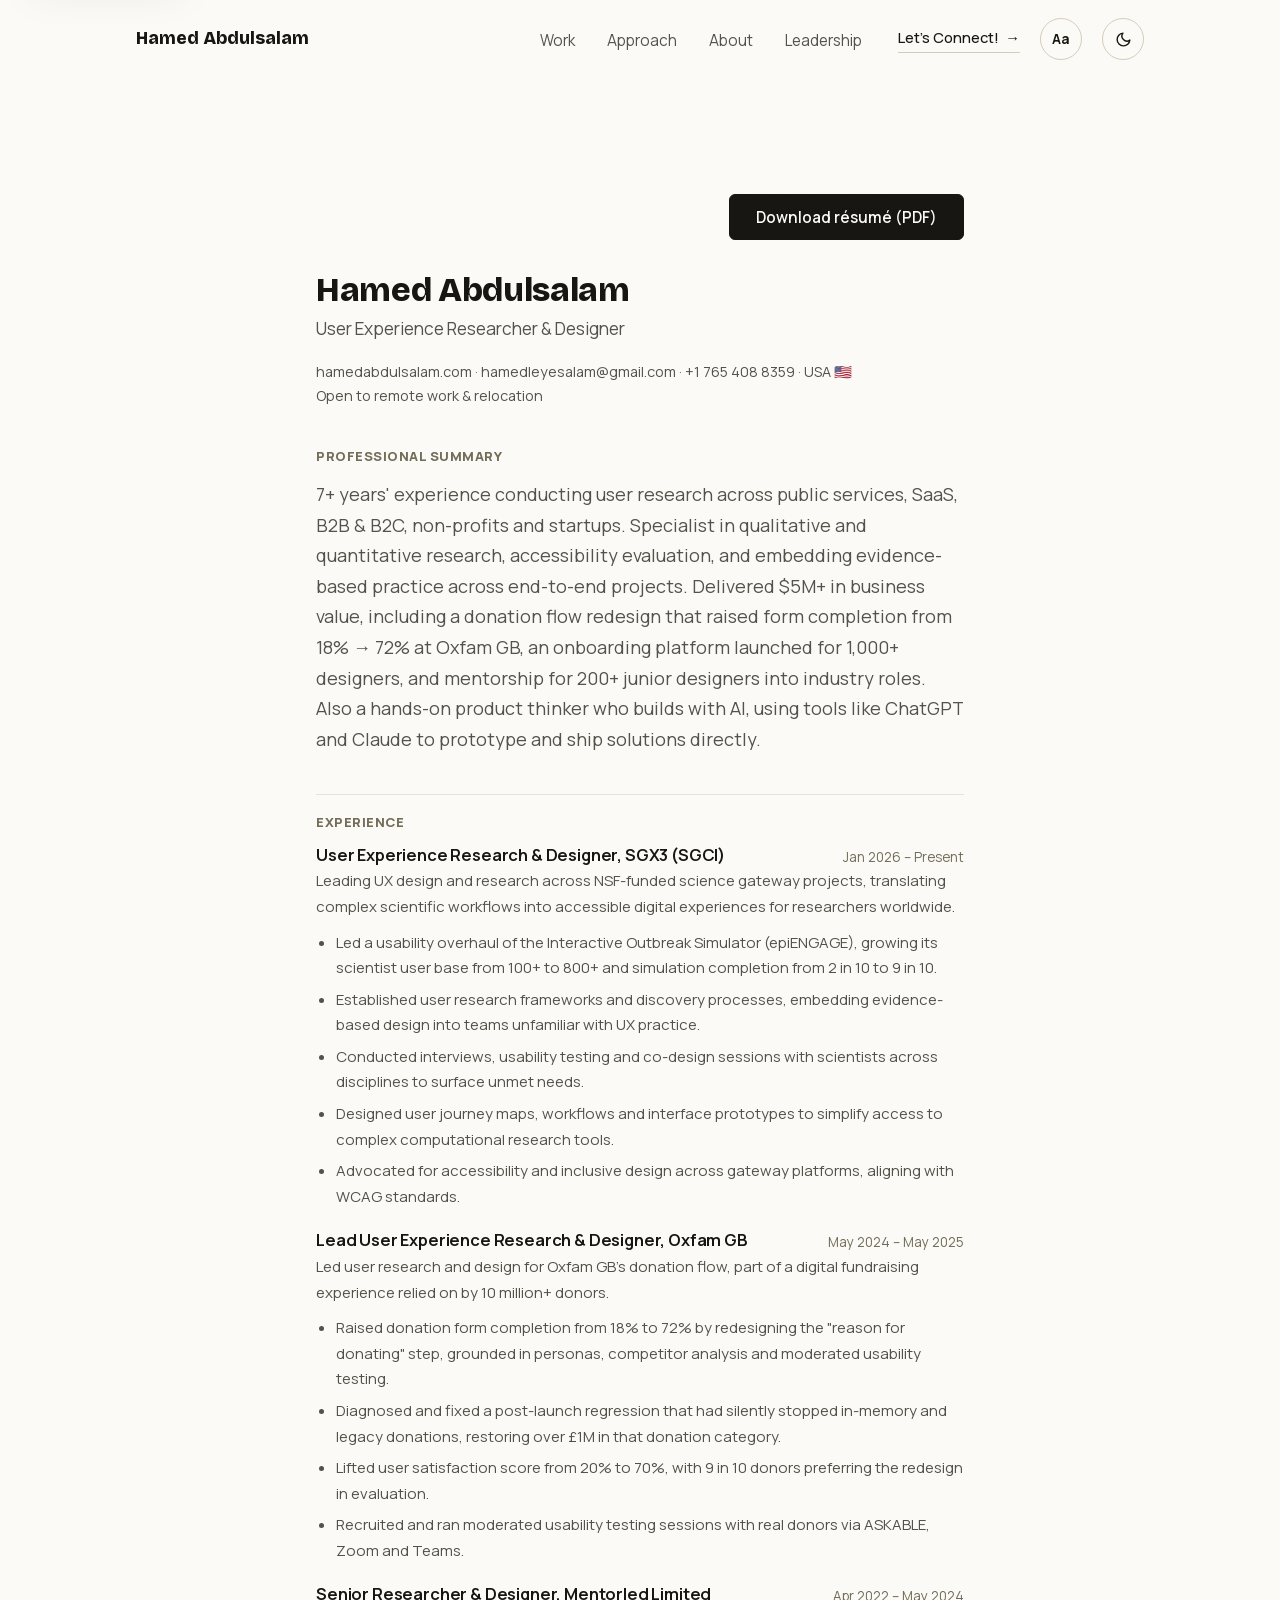
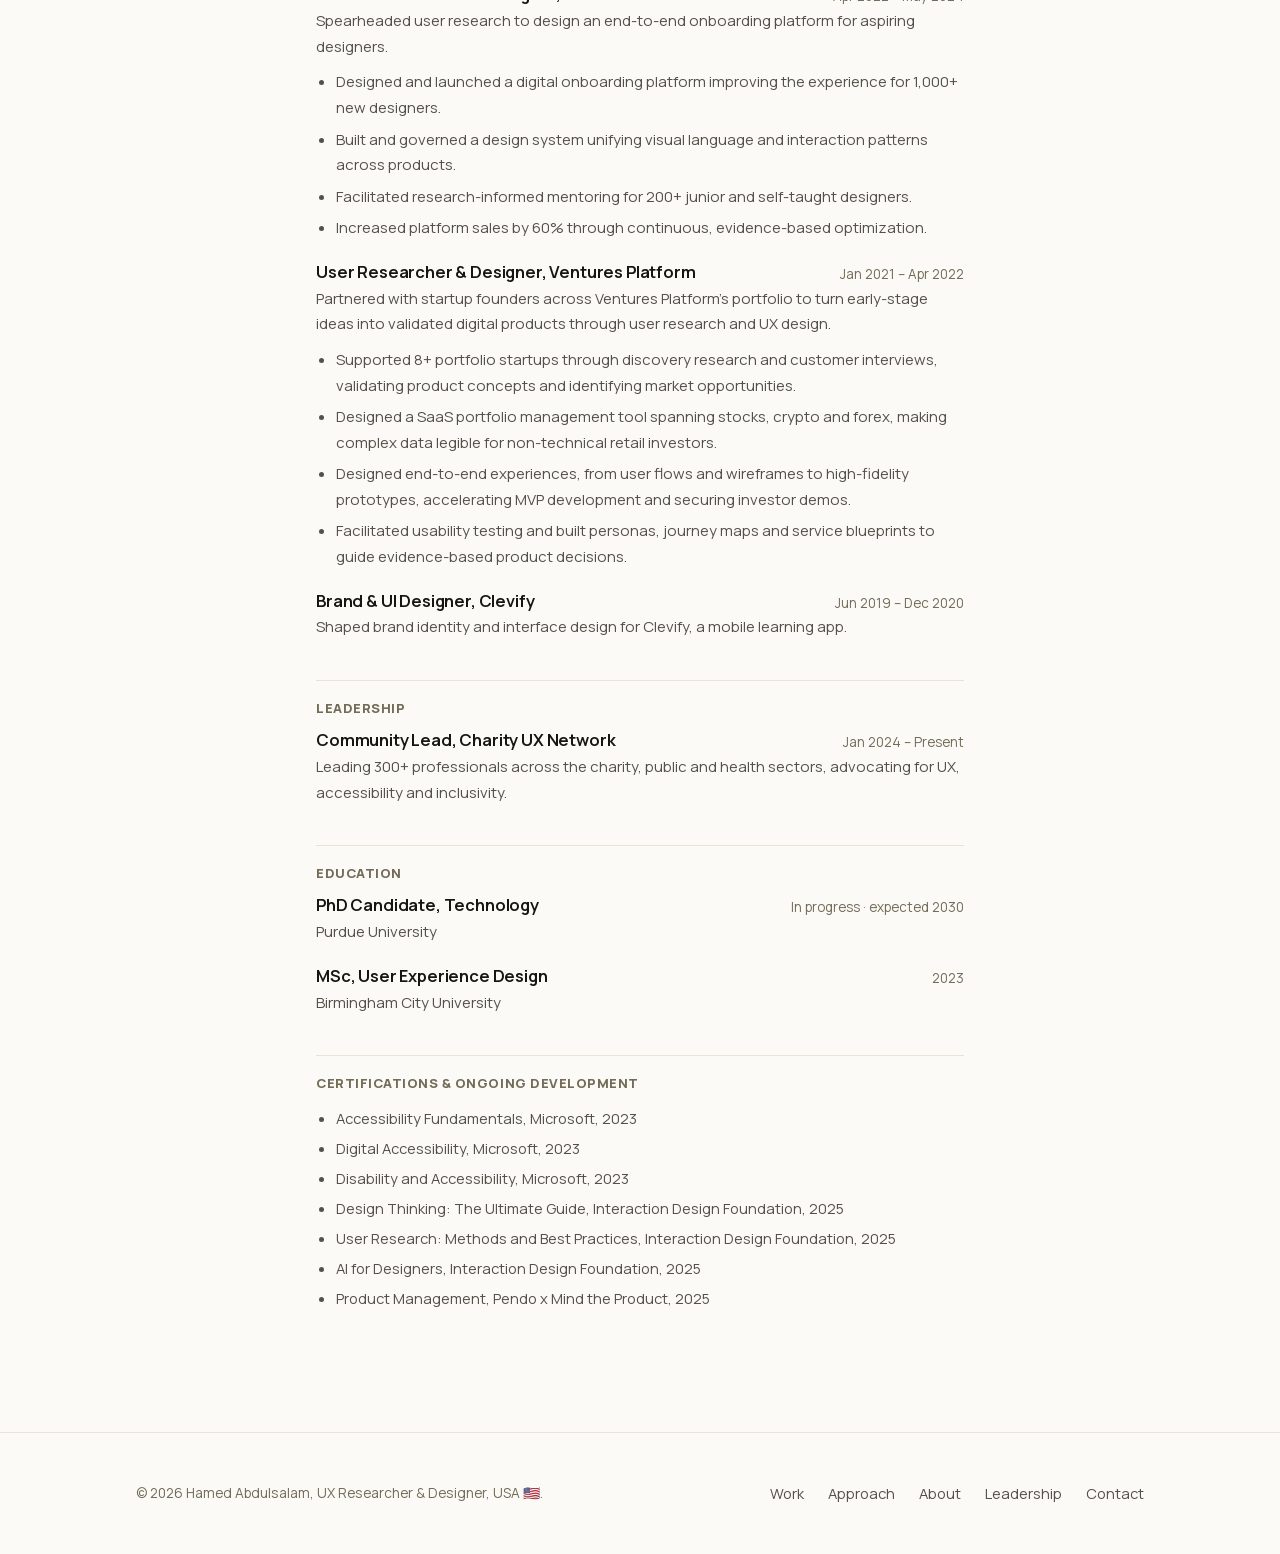
<file: resume.html>
<!doctype html>
<html lang="en">
<head>
<meta charset="utf-8">
<script>
(function(){
  try{
    var t = localStorage.getItem("theme");
    if(!t){ t = window.matchMedia("(prefers-color-scheme: dark)").matches ? "dark" : "light"; }
    document.documentElement.setAttribute("data-theme", t);
  }catch(e){}
})();
</script>
<meta name="viewport" content="width=device-width, initial-scale=1">
<title>Résumé · Hamed Abdulsalam</title>
<meta name="description" content="Résumé for Hamed Abdulsalam, User Experience Researcher & Designer.">
<meta property="og:type" content="website">
<meta property="og:title" content="Résumé · Hamed Abdulsalam">
<meta property="og:description" content="Résumé for Hamed Abdulsalam, User Experience Researcher & Designer.">
<meta property="og:url" content="https://hamedabdulsalam.com/resume.html">
<meta property="og:image" content="https://hamedabdulsalam.com/images/hamed-presenting.jpg">
<meta property="og:site_name" content="Hamed Abdulsalam">
<meta name="twitter:card" content="summary_large_image">
<meta name="twitter:title" content="Résumé · Hamed Abdulsalam">
<meta name="twitter:description" content="Résumé for Hamed Abdulsalam, User Experience Researcher & Designer.">
<meta name="twitter:image" content="https://hamedabdulsalam.com/images/hamed-presenting.jpg">
<meta name="theme-color" id="theme-color-meta" content="#FCFAF6">
<link rel="icon" href="data:image/svg+xml,%3Csvg xmlns='http://www.w3.org/2000/svg' viewBox='0 0 64 64'%3E%3Crect width='64' height='64' rx='14' fill='%23111112'/%3E%3Ctext x='32' y='42' font-family='Georgia,serif' font-size='24' fill='%23FFFFFF' text-anchor='middle'%3EHA%3C/text%3E%3C/svg%3E">
<link rel="preload" href="fonts/BricolageGrotesque-Variable.woff2" as="font" type="font/woff2" crossorigin>
<link rel="preload" href="fonts/Manrope-Variable.woff2" as="font" type="font/woff2" crossorigin>
<link rel="stylesheet" href="css/styles.css?v=202608071521">
</head>
<body data-page="resume">
<script>window.SITE_ROOT = "./";</script>
<a class="skip-link" href="#main-content">Skip to main content</a>
<header class="site-header" id="site-header"></header>

<main id="main-content">
  <section>
    <div class="shell resume-doc">
      <div class="print-bar">
        <a class="btn" href="Hamed-Abdulsalam-Resume.pdf" download="Hamed Abdulsalam - Resume.pdf">Download résumé (PDF)</a>
      </div>

      <h1>Hamed Abdulsalam</h1>
      <p class="role">User Experience Researcher &amp; Designer</p>
      <p class="contact-line">
        hamedabdulsalam.com · hamedleyesalam@gmail.com · +1 765 408 8359 · USA 🇺🇸<br>
        Open to remote work &amp; relocation
      </p>

      <h2>Professional summary</h2>
      <p class="muted">7+ years' experience conducting user research across public services, SaaS, B2B &amp; B2C, non-profits and startups. Specialist in qualitative and quantitative research, accessibility evaluation, and embedding evidence-based practice across end-to-end projects. Delivered $5M+ in business value, including a donation flow redesign that raised form completion from 18%&nbsp;→&nbsp;72% at Oxfam GB, an onboarding platform launched for 1,000+ designers, and mentorship for 200+ junior designers into industry roles. Also a hands-on product thinker who builds with AI, using tools like ChatGPT and Claude to prototype and ship solutions directly.</p>

      <h2>Experience</h2>

      <div class="res-entry">
        <div class="head"><h3>User Experience Research &amp; Designer, SGX3 (SGCI)</h3><span class="when">Jan 2026 – Present</span></div>
        <p class="org">Leading UX design and research across NSF-funded science gateway projects, translating complex scientific workflows into accessible digital experiences for researchers worldwide.</p>
        <ul>
          <li>Led a usability overhaul of the Interactive Outbreak Simulator (epiENGAGE), growing its scientist user base from 100+ to 800+ and simulation completion from 2 in 10 to 9 in 10.</li>
          <li>Established user research frameworks and discovery processes, embedding evidence-based design into teams unfamiliar with UX practice.</li>
          <li>Conducted interviews, usability testing and co-design sessions with scientists across disciplines to surface unmet needs.</li>
          <li>Designed user journey maps, workflows and interface prototypes to simplify access to complex computational research tools.</li>
          <li>Advocated for accessibility and inclusive design across gateway platforms, aligning with WCAG standards.</li>
        </ul>
      </div>

      <div class="res-entry">
        <div class="head"><h3>Lead User Experience Research &amp; Designer, Oxfam GB</h3><span class="when">May 2024 – May 2025</span></div>
        <p class="org">Led user research and design for Oxfam GB's donation flow, part of a digital fundraising experience relied on by 10 million+ donors.</p>
        <ul>
          <li>Raised donation form completion from 18% to 72% by redesigning the "reason for donating" step, grounded in personas, competitor analysis and moderated usability testing.</li>
          <li>Diagnosed and fixed a post-launch regression that had silently stopped in-memory and legacy donations, restoring over £1M in that donation category.</li>
          <li>Lifted user satisfaction score from 20% to 70%, with 9 in 10 donors preferring the redesign in evaluation.</li>
          <li>Recruited and ran moderated usability testing sessions with real donors via ASKABLE, Zoom and Teams.</li>
        </ul>
      </div>

      <div class="res-entry">
        <div class="head"><h3>Senior Researcher &amp; Designer, Mentorled Limited</h3><span class="when">Apr 2022 – May 2024</span></div>
        <p class="org">Spearheaded user research to design an end-to-end onboarding platform for aspiring designers.</p>
        <ul>
          <li>Designed and launched a digital onboarding platform improving the experience for 1,000+ new designers.</li>
          <li>Built and governed a design system unifying visual language and interaction patterns across products.</li>
          <li>Facilitated research-informed mentoring for 200+ junior and self-taught designers.</li>
          <li>Increased platform sales by 60% through continuous, evidence-based optimization.</li>
        </ul>
      </div>

      <div class="res-entry">
        <div class="head"><h3>User Researcher &amp; Designer, Ventures Platform</h3><span class="when">Jan 2021 – Apr 2022</span></div>
        <p class="org">Partnered with startup founders across Ventures Platform's portfolio to turn early-stage ideas into validated digital products through user research and UX design.</p>
        <ul>
          <li>Supported 8+ portfolio startups through discovery research and customer interviews, validating product concepts and identifying market opportunities.</li>
          <li>Designed a SaaS portfolio management tool spanning stocks, crypto and forex, making complex data legible for non-technical retail investors.</li>
          <li>Designed end-to-end experiences, from user flows and wireframes to high-fidelity prototypes, accelerating MVP development and securing investor demos.</li>
          <li>Facilitated usability testing and built personas, journey maps and service blueprints to guide evidence-based product decisions.</li>
        </ul>
      </div>

      <div class="res-entry">
        <div class="head"><h3>Brand &amp; UI Designer, Clevify</h3><span class="when">Jun 2019 – Dec 2020</span></div>
        <p class="org">Shaped brand identity and interface design for Clevify, a mobile learning app.</p>
      </div>

      <h2>Leadership</h2>
      <div class="res-entry">
        <div class="head"><h3>Community Lead, Charity UX Network</h3><span class="when">Jan 2024 – Present</span></div>
        <p class="org">Leading 300+ professionals across the charity, public and health sectors, advocating for UX, accessibility and inclusivity.</p>
      </div>

      <h2>Education</h2>
      <div class="res-entry">
        <div class="head"><h3>PhD Candidate, Technology</h3><span class="when">In progress · expected 2030</span></div>
        <p class="org">Purdue University</p>
      </div>
      <div class="res-entry">
        <div class="head"><h3>MSc, User Experience Design</h3><span class="when">2023</span></div>
        <p class="org">Birmingham City University</p>
      </div>

      <h2>Certifications &amp; ongoing development</h2>
      <ul class="cert-list">
        <li>Accessibility Fundamentals, Microsoft, 2023</li>
        <li>Digital Accessibility, Microsoft, 2023</li>
        <li>Disability and Accessibility, Microsoft, 2023</li>
        <li>Design Thinking: The Ultimate Guide, Interaction Design Foundation, 2025</li>
        <li>User Research: Methods and Best Practices, Interaction Design Foundation, 2025</li>
        <li>AI for Designers, Interaction Design Foundation, 2025</li>
        <li>Product Management, Pendo x Mind the Product, 2025</li>
      </ul>
    </div>
  </section>
</main>

<footer class="site-footer" id="site-footer"></footer>
<script src="js/site.js?v=202608071521"></script>
</body>
</html>
</file>
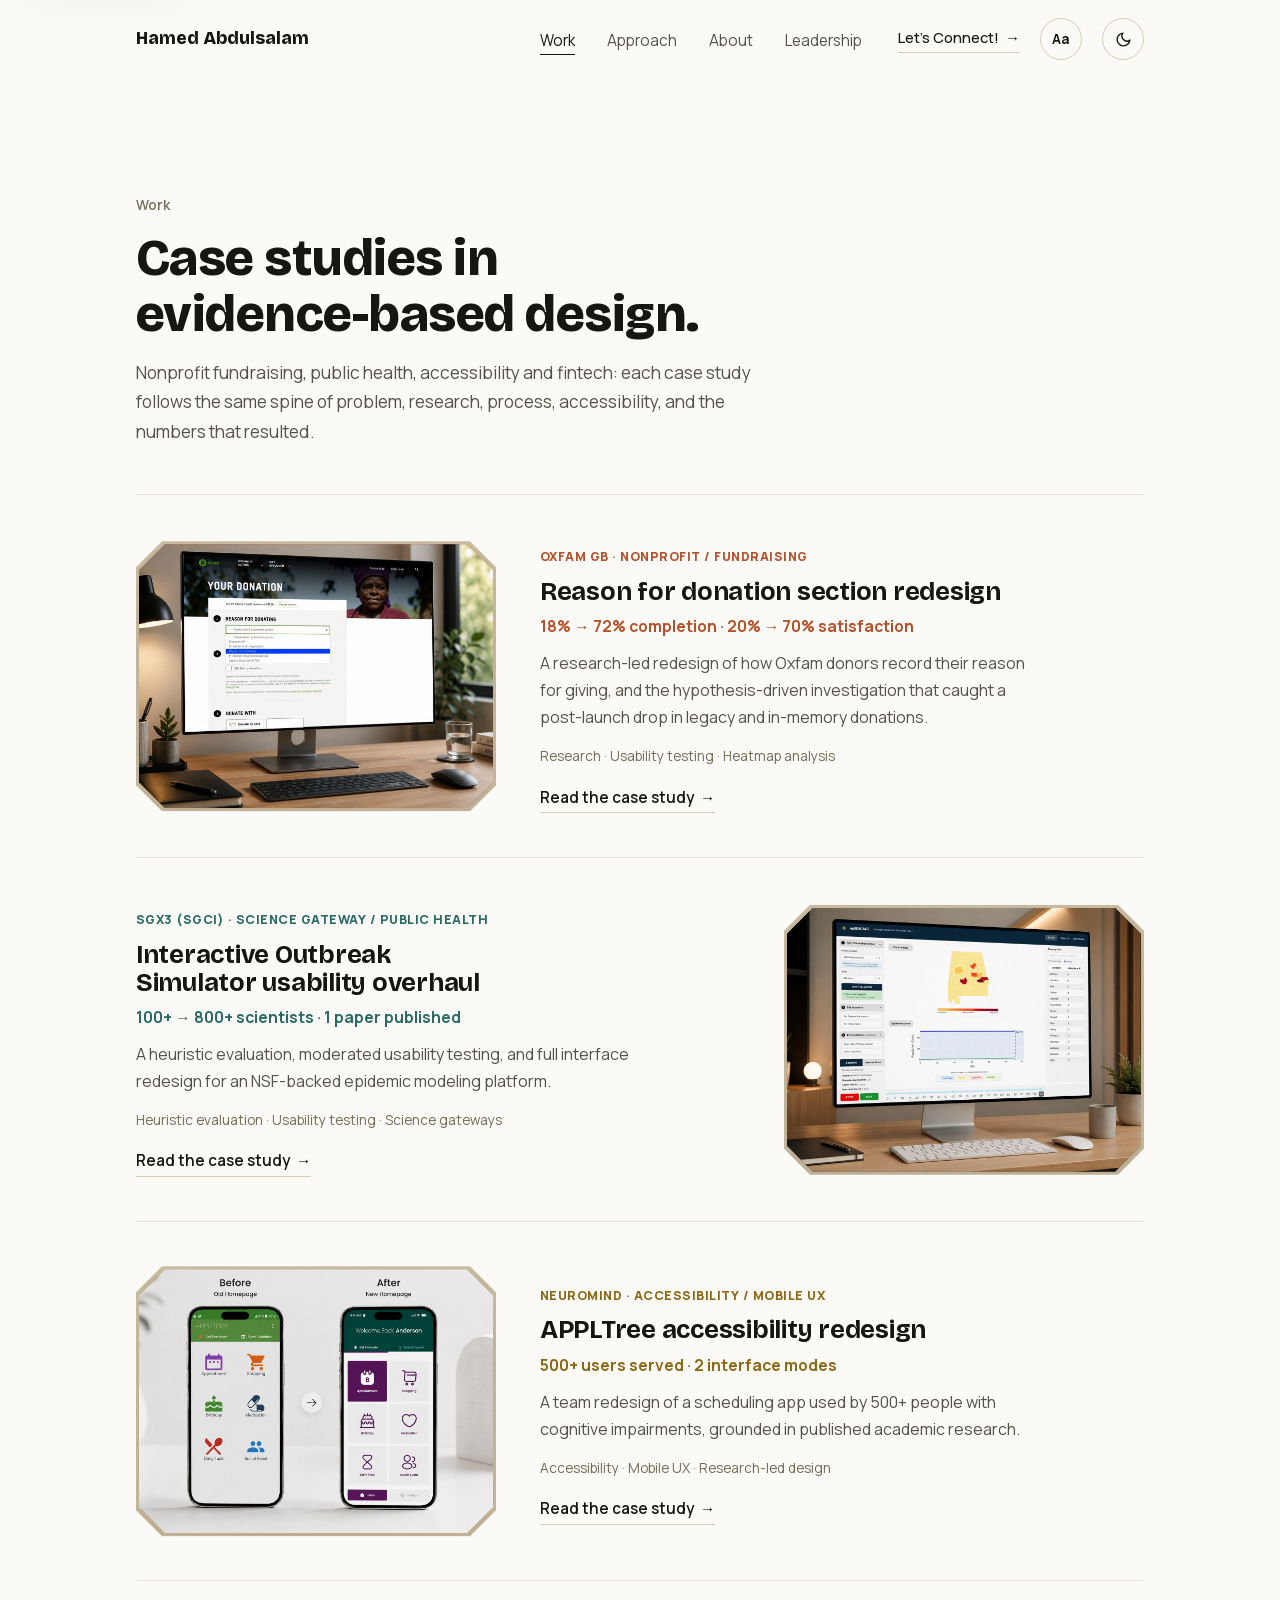
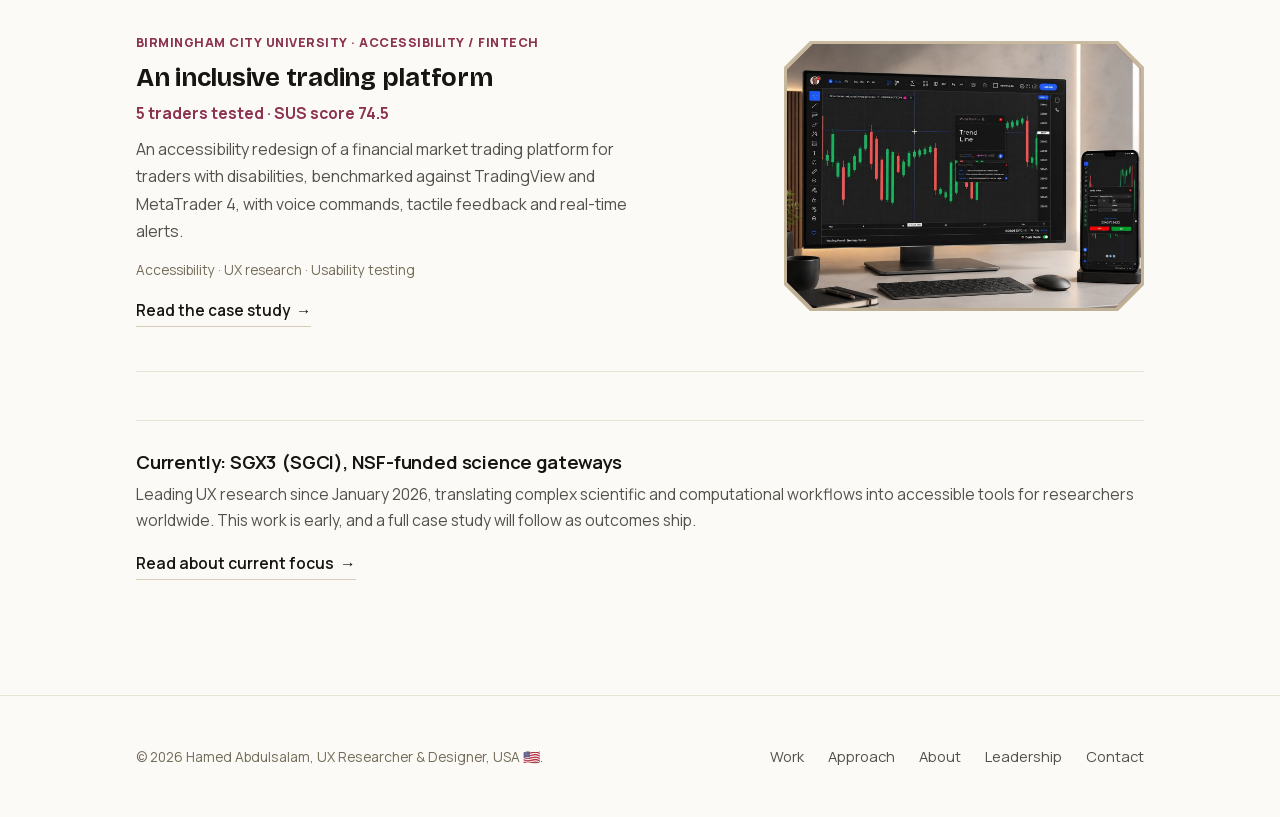
<file: work.html>
<!doctype html>
<html lang="en">
<head>
<meta charset="utf-8">
<script>
(function(){
  try{
    var t = localStorage.getItem("theme");
    if(!t){ t = window.matchMedia("(prefers-color-scheme: dark)").matches ? "dark" : "light"; }
    document.documentElement.setAttribute("data-theme", t);
  }catch(e){}
})();
</script>
<meta name="viewport" content="width=device-width, initial-scale=1">
<title>Work · Hamed Abdulsalam</title>
<meta name="description" content="Case studies in evidence-based UX research and accessibility-first design across nonprofit, enterprise, edtech and fintech products.">
<meta property="og:type" content="website">
<meta property="og:title" content="Work · Hamed Abdulsalam">
<meta property="og:description" content="Case studies in evidence-based UX research and accessibility-first design across nonprofit, enterprise, edtech and fintech products.">
<meta property="og:url" content="https://hamedabdulsalam.com/work.html">
<meta property="og:image" content="https://hamedabdulsalam.com/images/hamed-presenting.jpg">
<meta property="og:site_name" content="Hamed Abdulsalam">
<meta name="twitter:card" content="summary_large_image">
<meta name="twitter:title" content="Work · Hamed Abdulsalam">
<meta name="twitter:description" content="Case studies in evidence-based UX research and accessibility-first design across nonprofit, enterprise, edtech and fintech products.">
<meta name="twitter:image" content="https://hamedabdulsalam.com/images/hamed-presenting.jpg">
<meta name="theme-color" id="theme-color-meta" content="#FCFAF6">
<link rel="icon" href="data:image/svg+xml,%3Csvg xmlns='http://www.w3.org/2000/svg' viewBox='0 0 64 64'%3E%3Crect width='64' height='64' rx='14' fill='%23111112'/%3E%3Ctext x='32' y='42' font-family='Georgia,serif' font-size='24' fill='%23FFFFFF' text-anchor='middle'%3EHA%3C/text%3E%3C/svg%3E">
<link rel="preload" href="fonts/BricolageGrotesque-Variable.woff2" as="font" type="font/woff2" crossorigin>
<link rel="preload" href="fonts/Manrope-Variable.woff2" as="font" type="font/woff2" crossorigin>
<link rel="stylesheet" href="css/styles.css?v=202608071521">
</head>
<body data-page="work">
<script>window.SITE_ROOT = "./";</script>
<a class="skip-link" href="#main-content">Skip to main content</a>
<header class="site-header" id="site-header"></header>

<main id="main-content">
  <section class="hero-intro">
    <div class="shell">
      <p class="kicker">Work</p>
      <h1 class="page-title">Case studies in evidence-based design.</h1>
      <p class="lede">Nonprofit fundraising, public health, accessibility and fintech: each case study follows the same spine of problem, research, process, accessibility, and the numbers that resulted.</p>
    </div>
  </section>

  <section>
    <div class="shell">
      <h2 class="visually-hidden">Case studies</h2>
      <div class="work-list">

        <a class="work-card accent-rust" href="work/oxfam-donation-flow.html">
          <div class="thumb"><img src="images/oxfam-donation-flow-1.jpg" alt="Oxfam GB's donation form, showing the reason-for-donating step and payment options" loading="lazy"></div>
          <div class="info">
            <span class="org">Oxfam GB · Nonprofit / Fundraising</span>
            <h3>Reason for donation section redesign</h3>
            <p class="metric">18% → 72% completion · 20% → 70% satisfaction</p>
            <p class="desc">A research-led redesign of how Oxfam donors record their reason for giving, and the hypothesis-driven investigation that caught a post-launch drop in legacy and in-memory donations.</p>
            <p class="cats">Research · Usability testing · Heatmap analysis</p>
            <span class="link-arrow">Read the case study <span class="a" aria-hidden="true">→</span></span>
          </div>
        </a>

        <a class="work-card accent-teal" href="work/outbreak-simulator.html">
          <div class="thumb"><img src="images/outbreak-simulator-thumb.jpg?v=202608120842" alt="epiENGAGE Interactive Outbreak Simulator dashboard, showing a county-level case map with a color legend and an epidemic curve chart" loading="lazy"></div>
          <div class="info">
            <span class="org">SGX3 (SGCI) · Science gateway / Public health</span>
            <h3>Interactive Outbreak Simulator usability overhaul</h3>
            <p class="metric">100+ → 800+ scientists · 1 paper published</p>
            <p class="desc">A heuristic evaluation, moderated usability testing, and full interface redesign for an NSF-backed epidemic modeling platform.</p>
            <p class="cats">Heuristic evaluation · Usability testing · Science gateways</p>
            <span class="link-arrow">Read the case study <span class="a" aria-hidden="true">→</span></span>
          </div>
        </a>

        <a class="work-card accent-ochre" href="work/apptree-redesign.html">
          <div class="thumb"><img src="images/apptree-thumb.jpg" alt="Before and after comparison of APPLTree's homepage, from a flat green text menu to a redesigned icon-based grid" loading="lazy"></div>
          <div class="info">
            <span class="org">NeuroMind · Accessibility / Mobile UX</span>
            <h3>APPLTree accessibility redesign</h3>
            <p class="metric">500+ users served · 2 interface modes</p>
            <p class="desc">A team redesign of a scheduling app used by 500+ people with cognitive impairments, grounded in published academic research.</p>
            <p class="cats">Accessibility · Mobile UX · Research-led design</p>
            <span class="link-arrow">Read the case study <span class="a" aria-hidden="true">→</span></span>
          </div>
        </a>

        <a class="work-card accent-plum" href="work/trading-platform.html">
          <div class="thumb"><img src="images/trading-thumb.jpg" alt="A desk setup showing the redesigned trading platform on desktop and mobile, with voice control active" loading="lazy"></div>
          <div class="info">
            <span class="org">Birmingham City University · Accessibility / Fintech</span>
            <h3>An inclusive trading platform</h3>
            <p class="metric">5 traders tested · SUS score 74.5</p>
            <p class="desc">An accessibility redesign of a financial market trading platform for traders with disabilities, benchmarked against TradingView and MetaTrader 4, with voice commands, tactile feedback and real-time alerts.</p>
            <p class="cats">Accessibility · UX research · Usability testing</p>
            <span class="link-arrow">Read the case study <span class="a" aria-hidden="true">→</span></span>
          </div>
        </a>

      </div>

      <div class="plain-card divider">
        <h3>Currently: SGX3 (SGCI), NSF-funded science gateways</h3>
        <p>Leading UX research since January 2026, translating complex scientific and computational workflows into accessible tools for researchers worldwide. This work is early, and a full case study will follow as outcomes ship.</p>
        <p class="mt-2"><a class="link-arrow" href="about.html">Read about current focus <span class="a" aria-hidden="true">→</span></a></p>
      </div>
    </div>
  </section>
</main>

<footer class="site-footer" id="site-footer"></footer>
<script src="js/site.js?v=202608071521"></script>
</body>
</html>
</file>
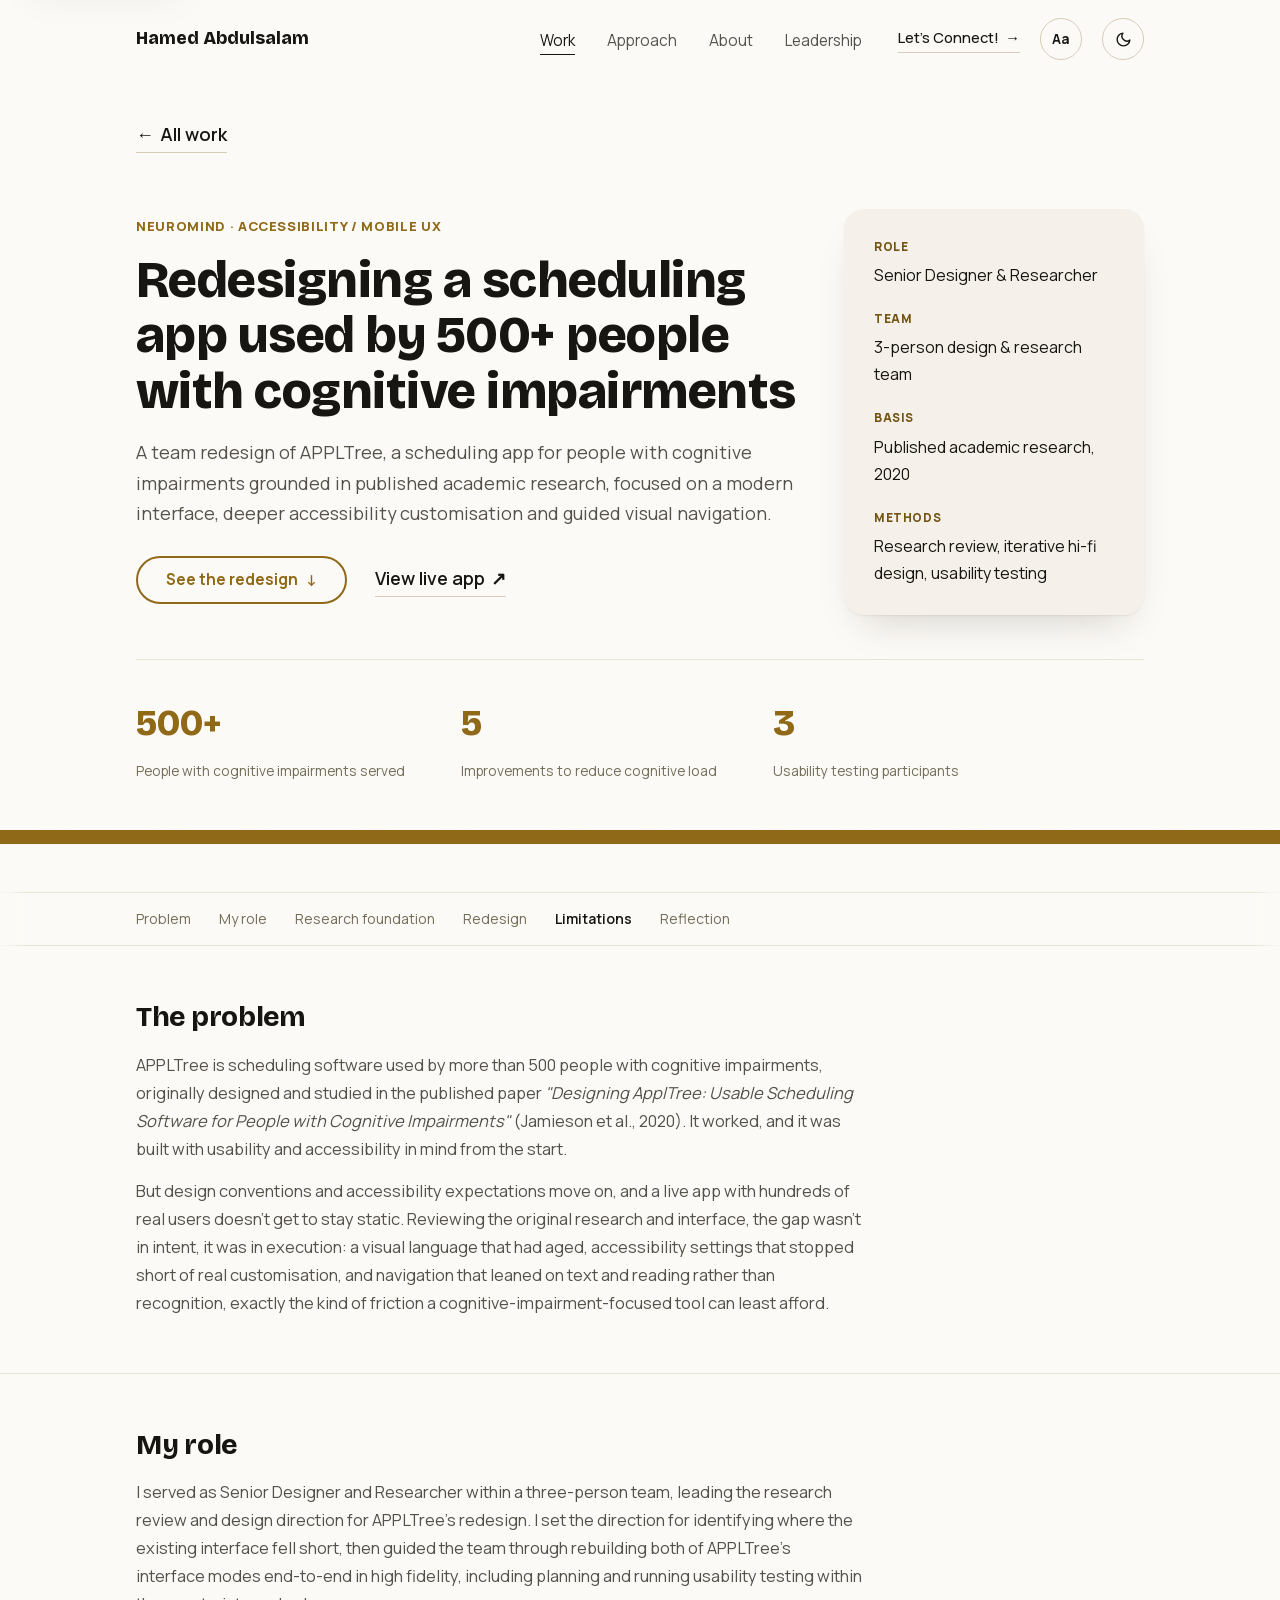
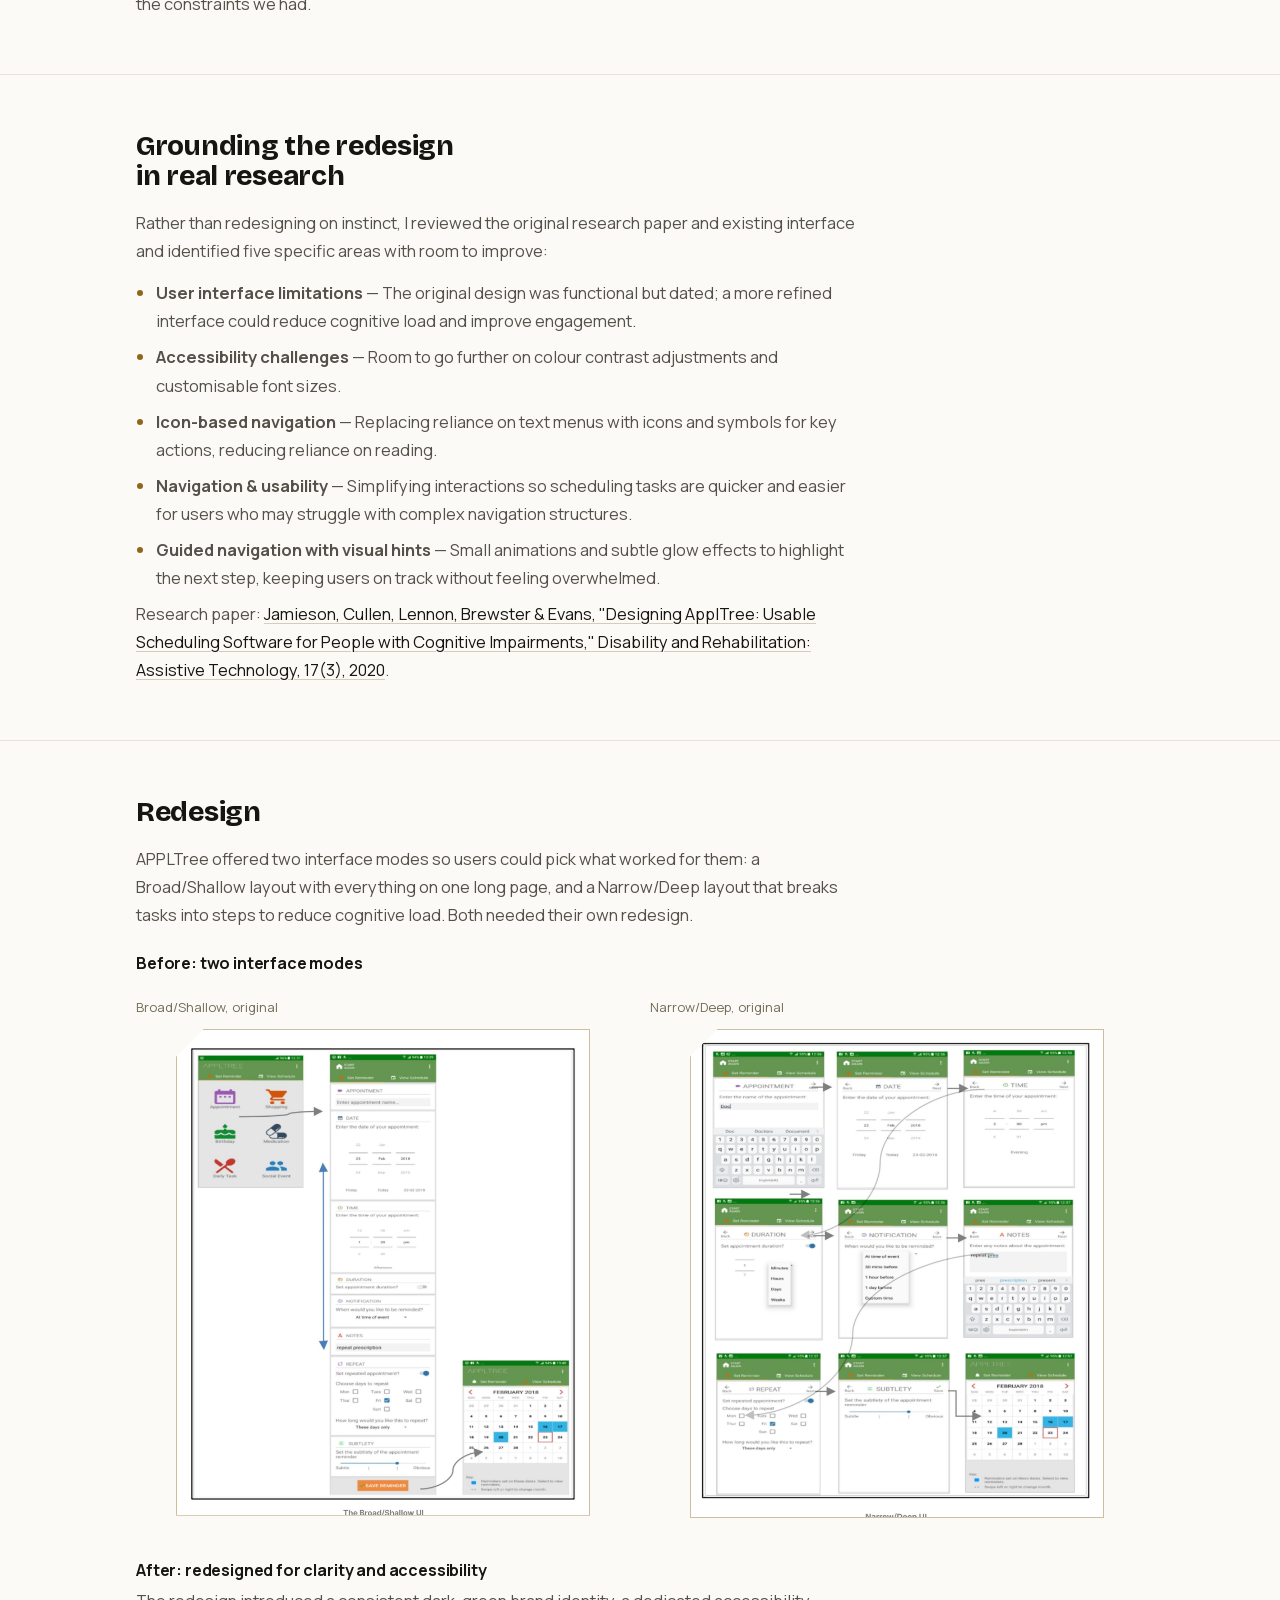
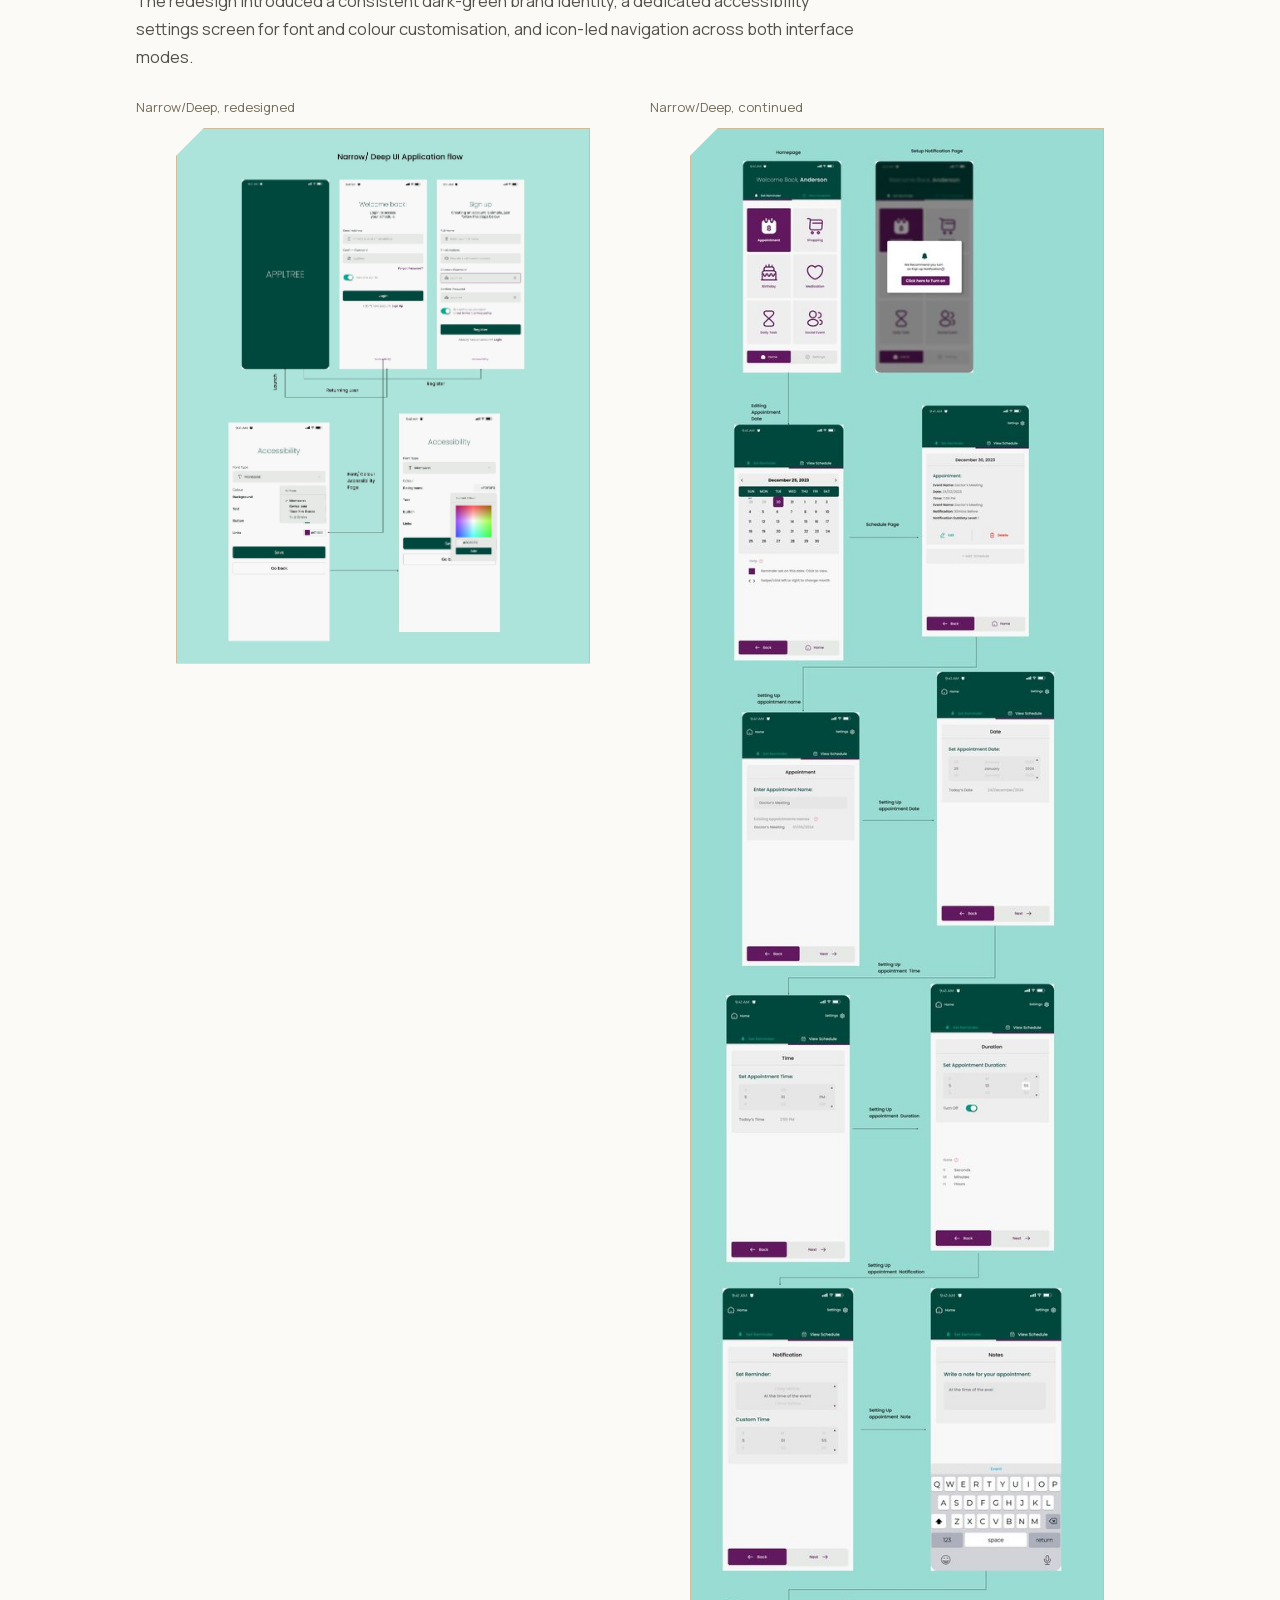
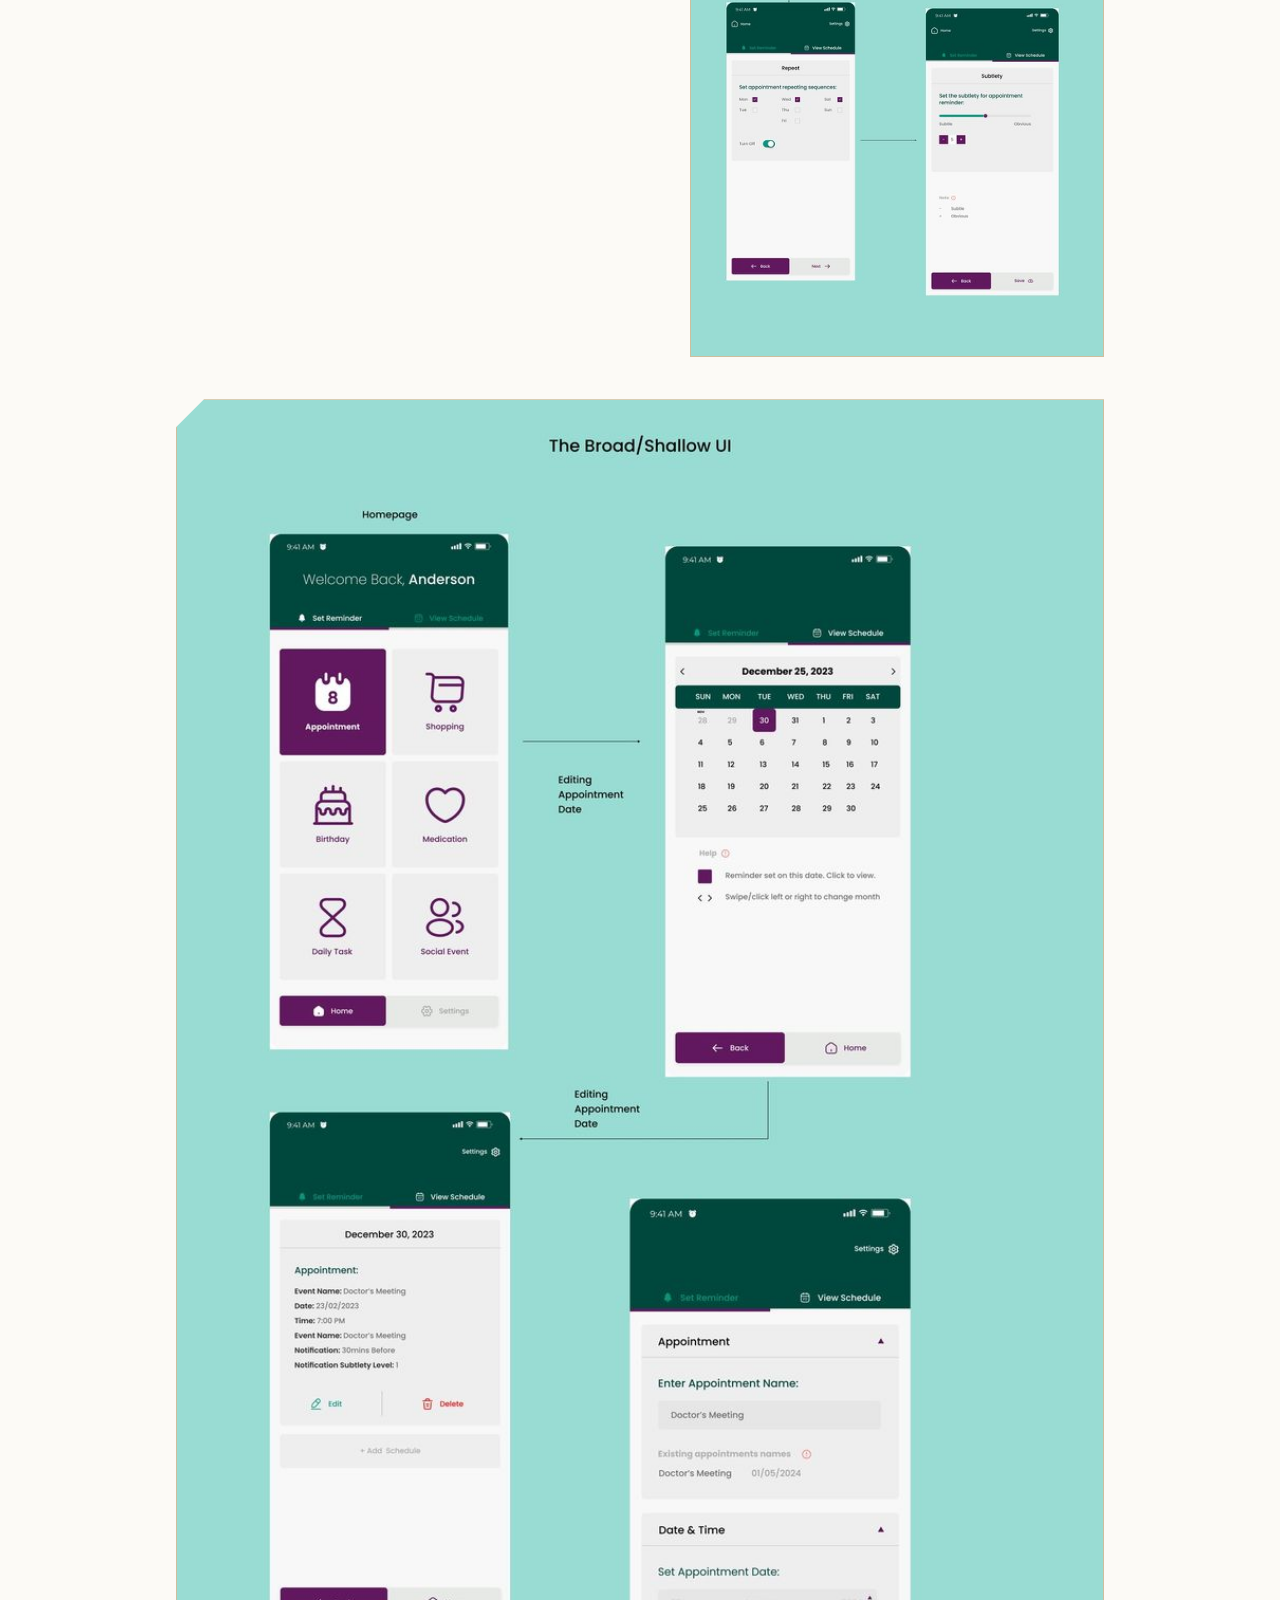
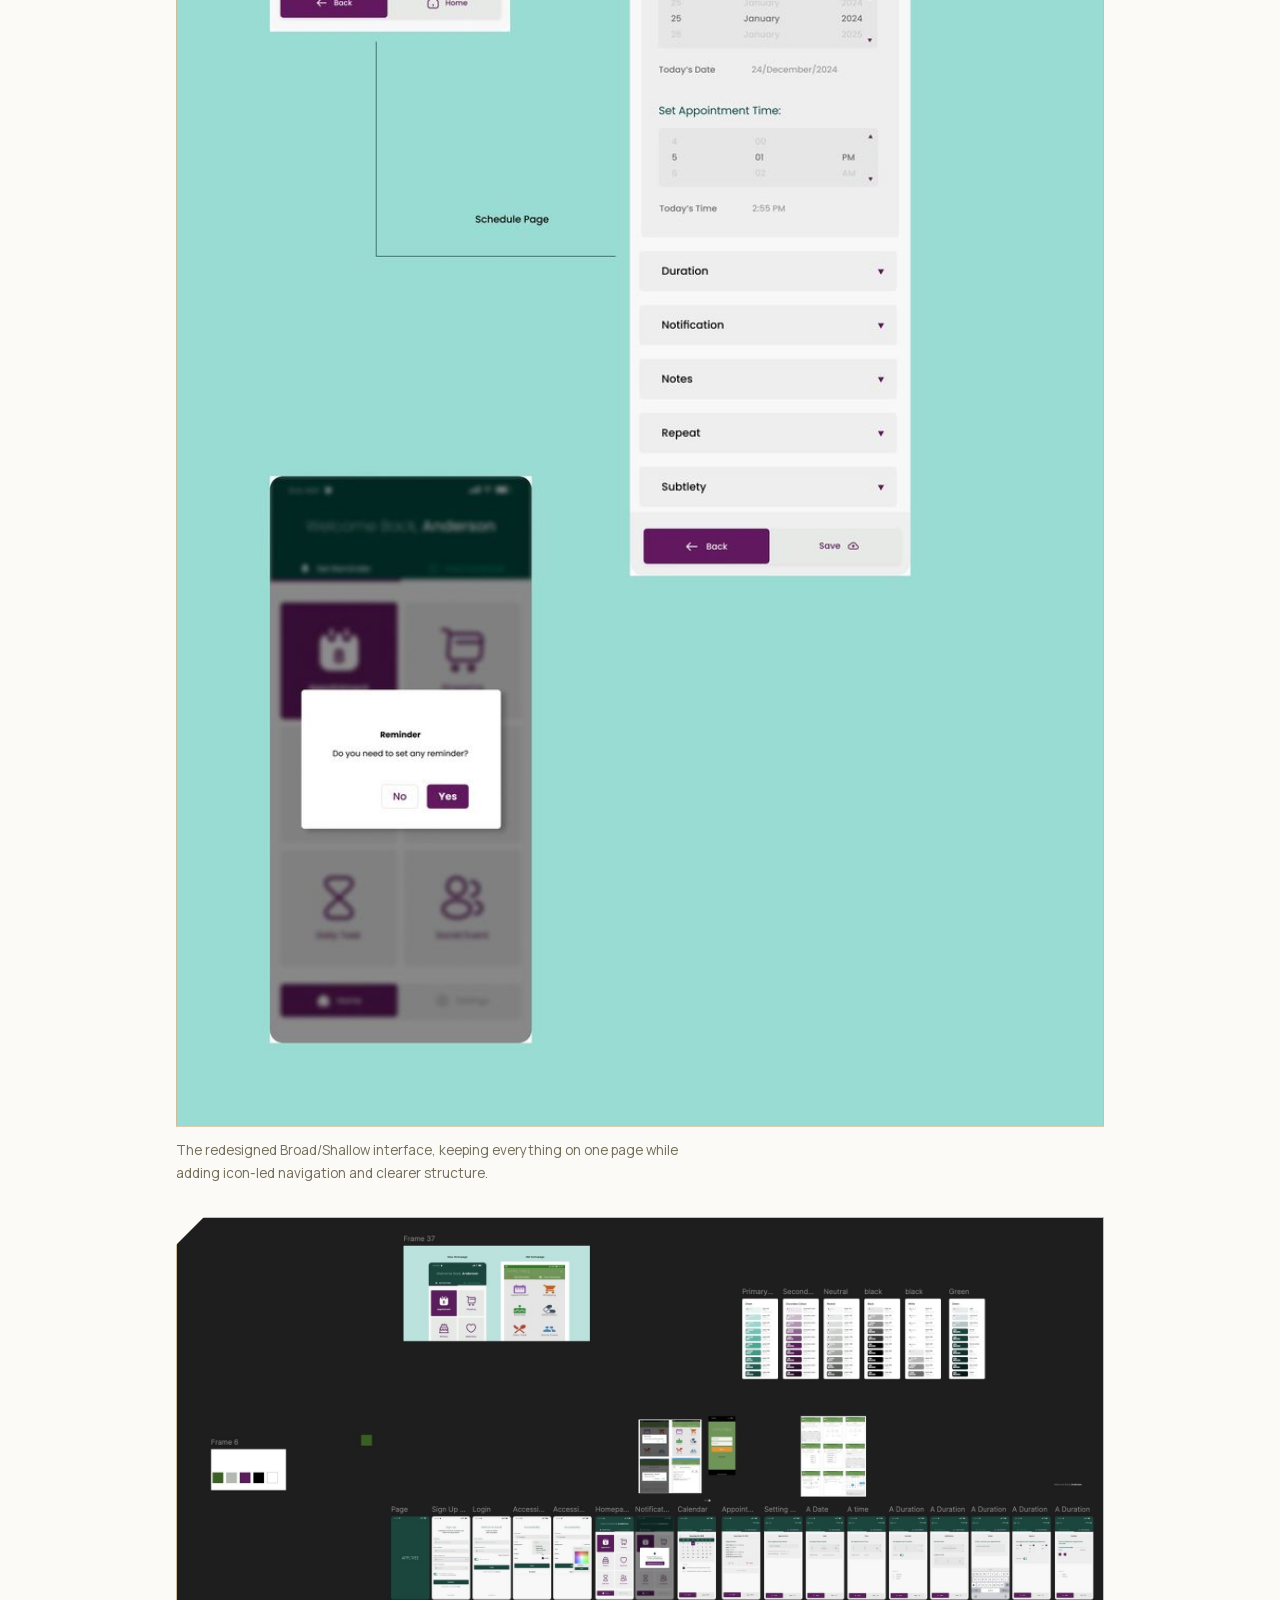
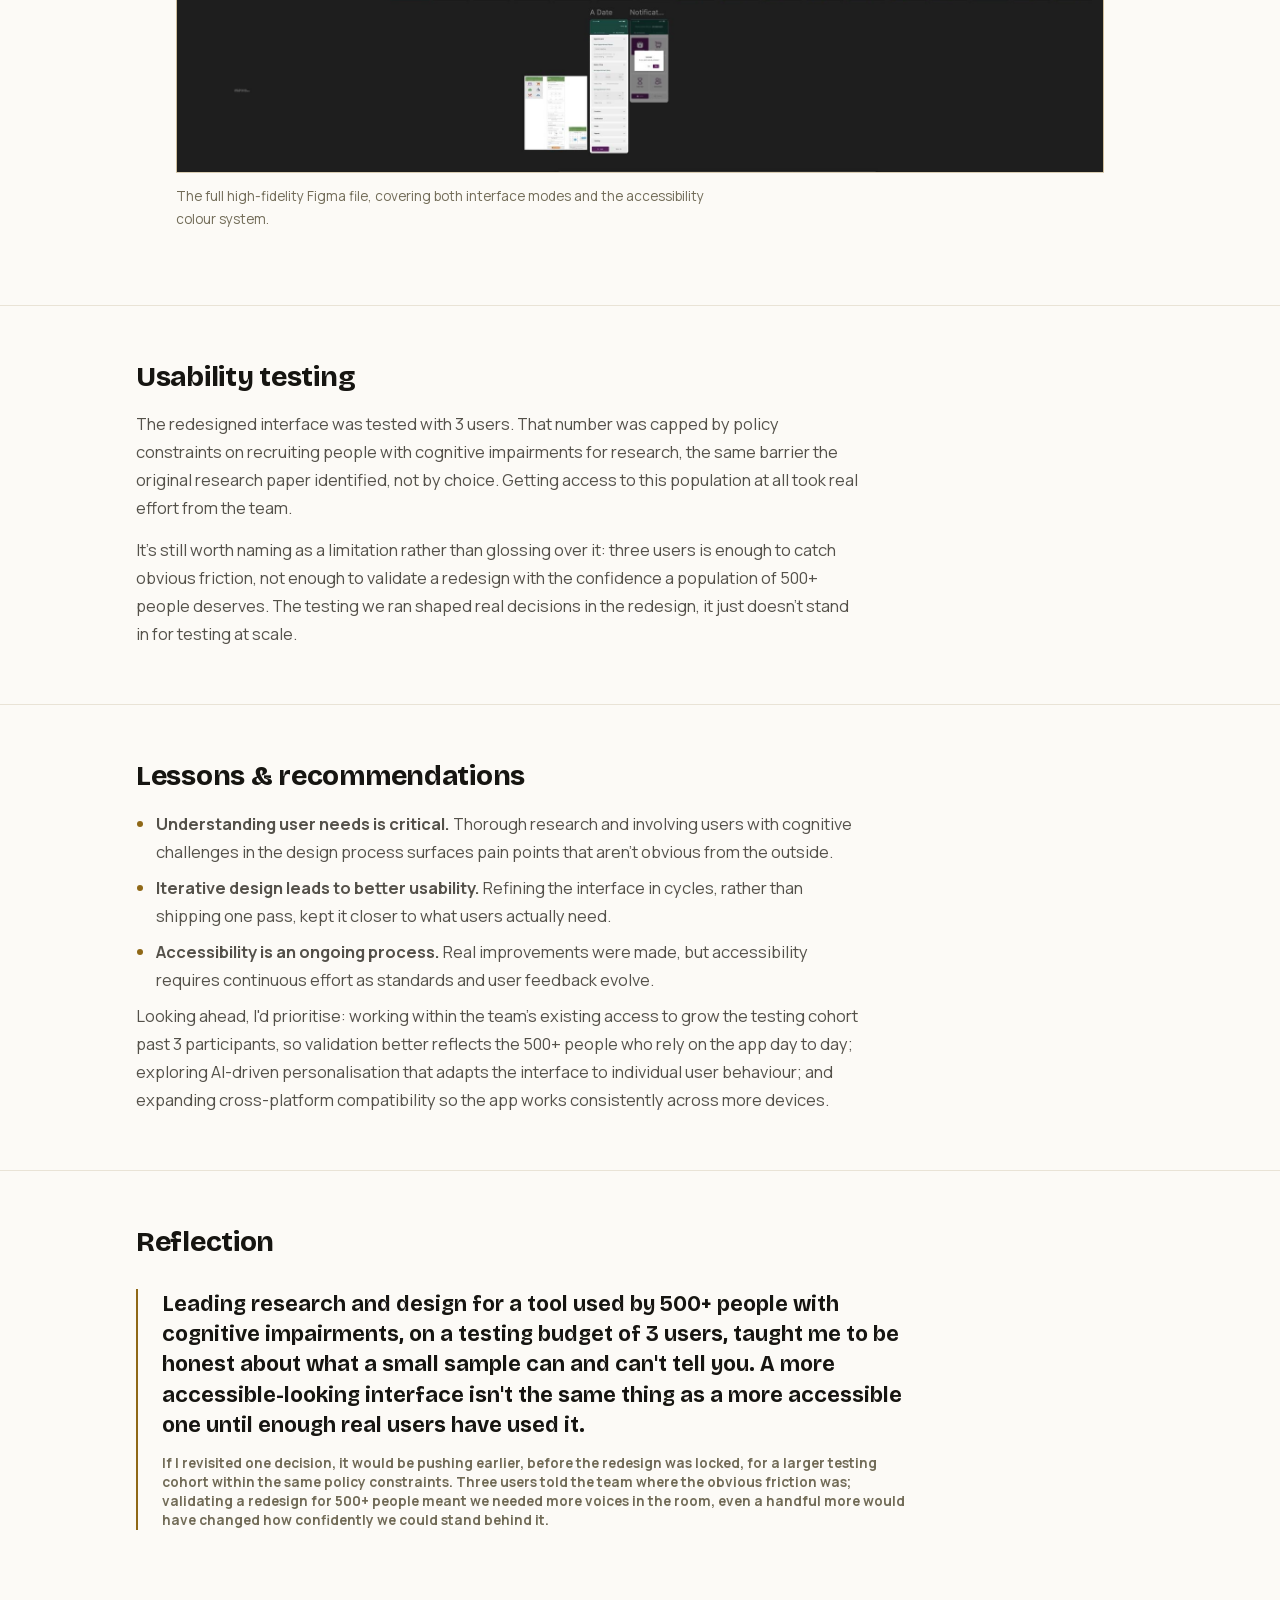
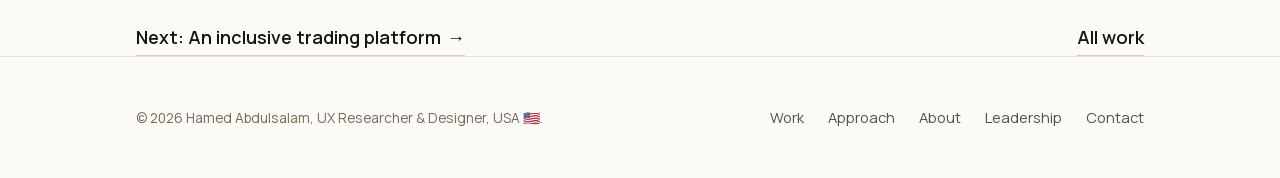
<file: work/apptree-redesign.html>
<!doctype html>
<html lang="en">
<head>
<meta charset="utf-8">
<script>
(function(){
  try{
    var t = localStorage.getItem("theme");
    if(!t){ t = window.matchMedia("(prefers-color-scheme: dark)").matches ? "dark" : "light"; }
    document.documentElement.setAttribute("data-theme", t);
  }catch(e){}
})();
</script>
<meta name="viewport" content="width=device-width, initial-scale=1">
<title>APPLTree: Redesigning Scheduling Software for Cognitive Accessibility · Hamed Abdulsalam</title>
<meta name="description" content="A team redesign of APPLTree, a scheduling app used by 500+ people with cognitive impairments, focused on a modern interface, deeper accessibility and guided visual navigation.">
<meta property="og:type" content="website">
<meta property="og:title" content="APPLTree: Redesigning Scheduling Software for Cognitive Accessibility · Hamed Abdulsalam">
<meta property="og:description" content="A team redesign of APPLTree, a scheduling app used by 500+ people with cognitive impairments, focused on a modern interface, deeper accessibility and guided visual navigation.">
<meta property="og:url" content="https://hamedabdulsalam.com/work/apptree-redesign.html">
<meta property="og:image" content="https://hamedabdulsalam.com/images/apptree-thumb.jpg">
<meta property="og:site_name" content="Hamed Abdulsalam">
<meta name="twitter:card" content="summary_large_image">
<meta name="twitter:title" content="APPLTree: Redesigning Scheduling Software for Cognitive Accessibility · Hamed Abdulsalam">
<meta name="twitter:description" content="A team redesign of APPLTree, a scheduling app used by 500+ people with cognitive impairments, focused on a modern interface, deeper accessibility and guided visual navigation.">
<meta name="twitter:image" content="https://hamedabdulsalam.com/images/apptree-thumb.jpg">
<meta name="theme-color" id="theme-color-meta" content="#FCFAF6">
<link rel="icon" href="data:image/svg+xml,%3Csvg xmlns='http://www.w3.org/2000/svg' viewBox='0 0 64 64'%3E%3Crect width='64' height='64' rx='14' fill='%23111112'/%3E%3Ctext x='32' y='42' font-family='Georgia,serif' font-size='24' fill='%23FFFFFF' text-anchor='middle'%3EHA%3C/text%3E%3C/svg%3E">
<link rel="preload" href="../fonts/BricolageGrotesque-Variable.woff2" as="font" type="font/woff2" crossorigin>
<link rel="preload" href="../fonts/Manrope-Variable.woff2" as="font" type="font/woff2" crossorigin>
<link rel="stylesheet" href="../css/styles.css?v=202608071521">
</head>
<body data-page="work" class="accent-ochre">
<script>window.SITE_ROOT = "../";</script>
<a class="skip-link" href="#main-content">Skip to main content</a>
<header class="site-header" id="site-header"></header>

<main id="main-content">
  <div class="shell">
    <p class="mt-5"><a class="link-arrow" href="../work.html"><span class="a" aria-hidden="true">←</span> All work</a></p>
  </div>

  <section class="cs-hero">
    <div class="shell">
      <div class="cs-hero-grid">
        <div class="cs-hero-main">
          <span class="org">NeuroMind · Accessibility / Mobile UX</span>
          <h1>Redesigning a scheduling app used by 500+ people with cognitive impairments</h1>
          <p class="dek">A team redesign of APPLTree, a scheduling app for people with cognitive impairments grounded in published academic research, focused on a modern interface, deeper accessibility customisation and guided visual navigation.</p>
          <div class="cta-row">
            <a class="btn-pill" href="#redesign">See the redesign <span aria-hidden="true">↓</span></a>
            <a class="link-arrow" href="https://apps.apple.com/gb/app/appltree/id1301462427" target="_blank" rel="noopener noreferrer">View live app <span class="a" aria-hidden="true">↗</span></a>
          </div>
        </div>
        <div class="meta-card">
          <div class="item"><div class="k">Role</div><div class="v">Senior Designer &amp; Researcher</div></div>
          <div class="item"><div class="k">Team</div><div class="v">3-person design &amp; research team</div></div>
          <div class="item"><div class="k">Basis</div><div class="v">Published academic research, 2020</div></div>
          <div class="item"><div class="k">Methods</div><div class="v">Research review, iterative hi-fi design, usability testing</div></div>
        </div>
      </div>

      <div class="metric-row">
        <div class="stat"><div class="num">500+</div><div class="label">People with cognitive impairments served</div></div>
        <div class="stat"><div class="num">5</div><div class="label">Improvements to reduce cognitive load</div></div>
        <div class="stat"><div class="num">3</div><div class="label">Usability testing participants</div></div>
      </div>
    </div>
    <div class="color-bar"></div>
  </section>

  <nav class="cs-nav" aria-label="On this page">
    <div class="shell scroll-x">
      <a href="#problem">Problem</a>
      <a href="#role">My role</a>
      <a href="#foundation">Research foundation</a>
      <a href="#redesign">Redesign</a>
      <a href="#limitations">Limitations</a>
      <a href="#reflection">Reflection</a>
    </div>
  </nav>

  <section class="cs-section" id="problem">
    <div class="shell">
      <h2>The problem</h2>
      <div class="prose">
        <p>APPLTree is scheduling software used by more than 500 people with cognitive impairments, originally designed and studied in the published paper <em>"Designing ApplTree: Usable Scheduling Software for People with Cognitive Impairments"</em> (Jamieson et al., 2020). It worked, and it was built with usability and accessibility in mind from the start.</p>
        <p>But design conventions and accessibility expectations move on, and a live app with hundreds of real users doesn't get to stay static. Reviewing the original research and interface, the gap wasn't in intent, it was in execution: a visual language that had aged, accessibility settings that stopped short of real customisation, and navigation that leaned on text and reading rather than recognition, exactly the kind of friction a cognitive-impairment-focused tool can least afford.</p>
      </div>
    </div>
  </section>

  <section class="cs-section" id="role">
    <div class="shell">
      <h2>My role</h2>
      <div class="prose">
        <p>I served as Senior Designer and Researcher within a three-person team, leading the research review and design direction for APPLTree's redesign. I set the direction for identifying where the existing interface fell short, then guided the team through rebuilding both of APPLTree's interface modes end-to-end in high fidelity, including planning and running usability testing within the constraints we had.</p>
      </div>
    </div>
  </section>

  <section class="cs-section" id="foundation">
    <div class="shell">
      <h2>Grounding the redesign in real research</h2>
      <div class="prose">
        <p>Rather than redesigning on instinct, I reviewed the original research paper and existing interface and identified five specific areas with room to improve:</p>
        <ul>
          <li><strong>User interface limitations</strong> — The original design was functional but dated; a more refined interface could reduce cognitive load and improve engagement.</li>
          <li><strong>Accessibility challenges</strong> — Room to go further on colour contrast adjustments and customisable font sizes.</li>
          <li><strong>Icon-based navigation</strong> — Replacing reliance on text menus with icons and symbols for key actions, reducing reliance on reading.</li>
          <li><strong>Navigation &amp; usability</strong> — Simplifying interactions so scheduling tasks are quicker and easier for users who may struggle with complex navigation structures.</li>
          <li><strong>Guided navigation with visual hints</strong> — Small animations and subtle glow effects to highlight the next step, keeping users on track without feeling overwhelmed.</li>
        </ul>
        <p>Research paper: <a href="https://www.researchgate.net/publication/342754482_Designing_ApplTree_usable_scheduling_software_for_people_with_cognitive_impairments" target="_blank" rel="noopener noreferrer">Jamieson, Cullen, Lennon, Brewster &amp; Evans, "Designing ApplTree: Usable Scheduling Software for People with Cognitive Impairments," Disability and Rehabilitation: Assistive Technology, 17(3), 2020</a>.</p>
      </div>
    </div>
  </section>

  <section class="cs-section" id="redesign">
    <div class="shell">
      <h2>Redesign</h2>
      <div class="prose">
        <p>APPLTree offered two interface modes so users could pick what worked for them: a Broad/Shallow layout with everything on one long page, and a Narrow/Deep layout that breaks tasks into steps to reduce cognitive load. Both needed their own redesign.</p>
        <h3>Before: two interface modes</h3>
      </div>
      <div class="before-after">
        <div class="ba-col">
          <div class="ba-label">Broad/Shallow, original</div>
          <figure class="cs-figure"><img src="../images/apptree-original-broad-shallow.jpg" width="1520" height="1790" alt="Original APPLTree Broad/Shallow interface, a single long page combining icon shortcuts and a full appointment form." loading="lazy"></figure>
        </div>
        <div class="ba-col">
          <div class="ba-label">Narrow/Deep, original</div>
          <figure class="cs-figure"><img src="../images/apptree-original-narrow-deep.jpg" width="1470" height="1740" alt="Original APPLTree Narrow/Deep interface, breaking the appointment form into separate steps for name, date, time, duration and notes." loading="lazy"></figure>
        </div>
      </div>
      <div class="prose">
        <h3>After: redesigned for clarity and accessibility</h3>
        <p>The redesign introduced a consistent dark-green brand identity, a dedicated accessibility settings screen for font and colour customisation, and icon-led navigation across both interface modes.</p>
      </div>
      <div class="before-after">
        <div class="ba-col">
          <div class="ba-label">Narrow/Deep, redesigned</div>
          <figure class="cs-figure"><img src="../images/apptree-improved-narrow-deep-1.jpg" width="1800" height="2332" alt="Redesigned APPLTree Narrow/Deep flow: launch screen, login and sign up, and a new accessibility settings screen for font type and colour customisation." loading="lazy"></figure>
        </div>
        <div class="ba-col">
          <div class="ba-label">Narrow/Deep, continued</div>
          <figure class="cs-figure"><img src="../images/apptree-improved-narrow-deep-2.jpg" width="900" height="3995" alt="Redesigned APPLTree Narrow/Deep appointment flow, broken into icon-led steps for date, time, duration, notification and notes." loading="lazy"></figure>
        </div>
      </div>
      <figure class="cs-figure">
        <img src="../images/apptree-improved-broad-shallow.jpg" width="1400" height="3516" alt="Redesigned APPLTree Broad/Shallow interface with icon-based homepage navigation and an accordion-style appointment form." loading="lazy">
        <figcaption>The redesigned Broad/Shallow interface, keeping everything on one page while adding icon-led navigation and clearer structure.</figcaption>
      </figure>
      <figure class="cs-figure">
        <img src="../images/apptree-figma-canvas.jpg" width="2000" height="1196" alt="Figma workspace showing the full APPLTree redesign: colour palettes, homepage frames, and every screen in the Narrow/Deep and Broad/Shallow flows." loading="lazy">
        <figcaption>The full high-fidelity Figma file, covering both interface modes and the accessibility colour system.</figcaption>
      </figure>
    </div>
  </section>

  <section class="cs-section" id="limitations">
    <div class="shell">
      <h2>Usability testing</h2>
      <div class="prose">
        <p>The redesigned interface was tested with 3 users. That number was capped by policy constraints on recruiting people with cognitive impairments for research, the same barrier the original research paper identified, not by choice. Getting access to this population at all took real effort from the team.</p>
        <p>It's still worth naming as a limitation rather than glossing over it: three users is enough to catch obvious friction, not enough to validate a redesign with the confidence a population of 500+ people deserves. The testing we ran shaped real decisions in the redesign, it just doesn't stand in for testing at scale.</p>
      </div>
    </div>
  </section>

  <section class="cs-section" id="lessons">
    <div class="shell">
      <h2>Lessons &amp; recommendations</h2>
      <div class="prose">
        <ul>
          <li><strong>Understanding user needs is critical.</strong> Thorough research and involving users with cognitive challenges in the design process surfaces pain points that aren't obvious from the outside.</li>
          <li><strong>Iterative design leads to better usability.</strong> Refining the interface in cycles, rather than shipping one pass, kept it closer to what users actually need.</li>
          <li><strong>Accessibility is an ongoing process.</strong> Real improvements were made, but accessibility requires continuous effort as standards and user feedback evolve.</li>
        </ul>
        <p>Looking ahead, I'd prioritise: working within the team's existing access to grow the testing cohort past 3 participants, so validation better reflects the 500+ people who rely on the app day to day; exploring AI-driven personalisation that adapts the interface to individual user behaviour; and expanding cross-platform compatibility so the app works consistently across more devices.</p>
      </div>
    </div>
  </section>

  <section class="cs-section" id="reflection">
    <div class="shell">
      <h2>Reflection</h2>
      <blockquote class="pull">
        Leading research and design for a tool used by 500+ people with cognitive impairments, on a testing budget of 3 users, taught me to be honest about what a small sample can and can't tell you. A more accessible-looking interface isn't the same thing as a more accessible one until enough real users have used it.
        <cite>If I revisited one decision, it would be pushing earlier, before the redesign was locked, for a larger testing cohort within the same policy constraints. Three users told the team where the obvious friction was; validating a redesign for 500+ people meant we needed more voices in the room, even a handful more would have changed how confidently we could stand behind it.</cite>
      </blockquote>
    </div>
  </section>

  <div class="shell">
    <div class="next-cs">
      <a class="link-arrow" href="trading-platform.html">Next: An inclusive trading platform <span class="a" aria-hidden="true">→</span></a>
      <a class="link-arrow" href="../work.html">All work</a>
    </div>
  </div>
</main>

<footer class="site-footer" id="site-footer"></footer>
<script src="../js/site.js?v=202608071521"></script>
</body>
</html>
</file>
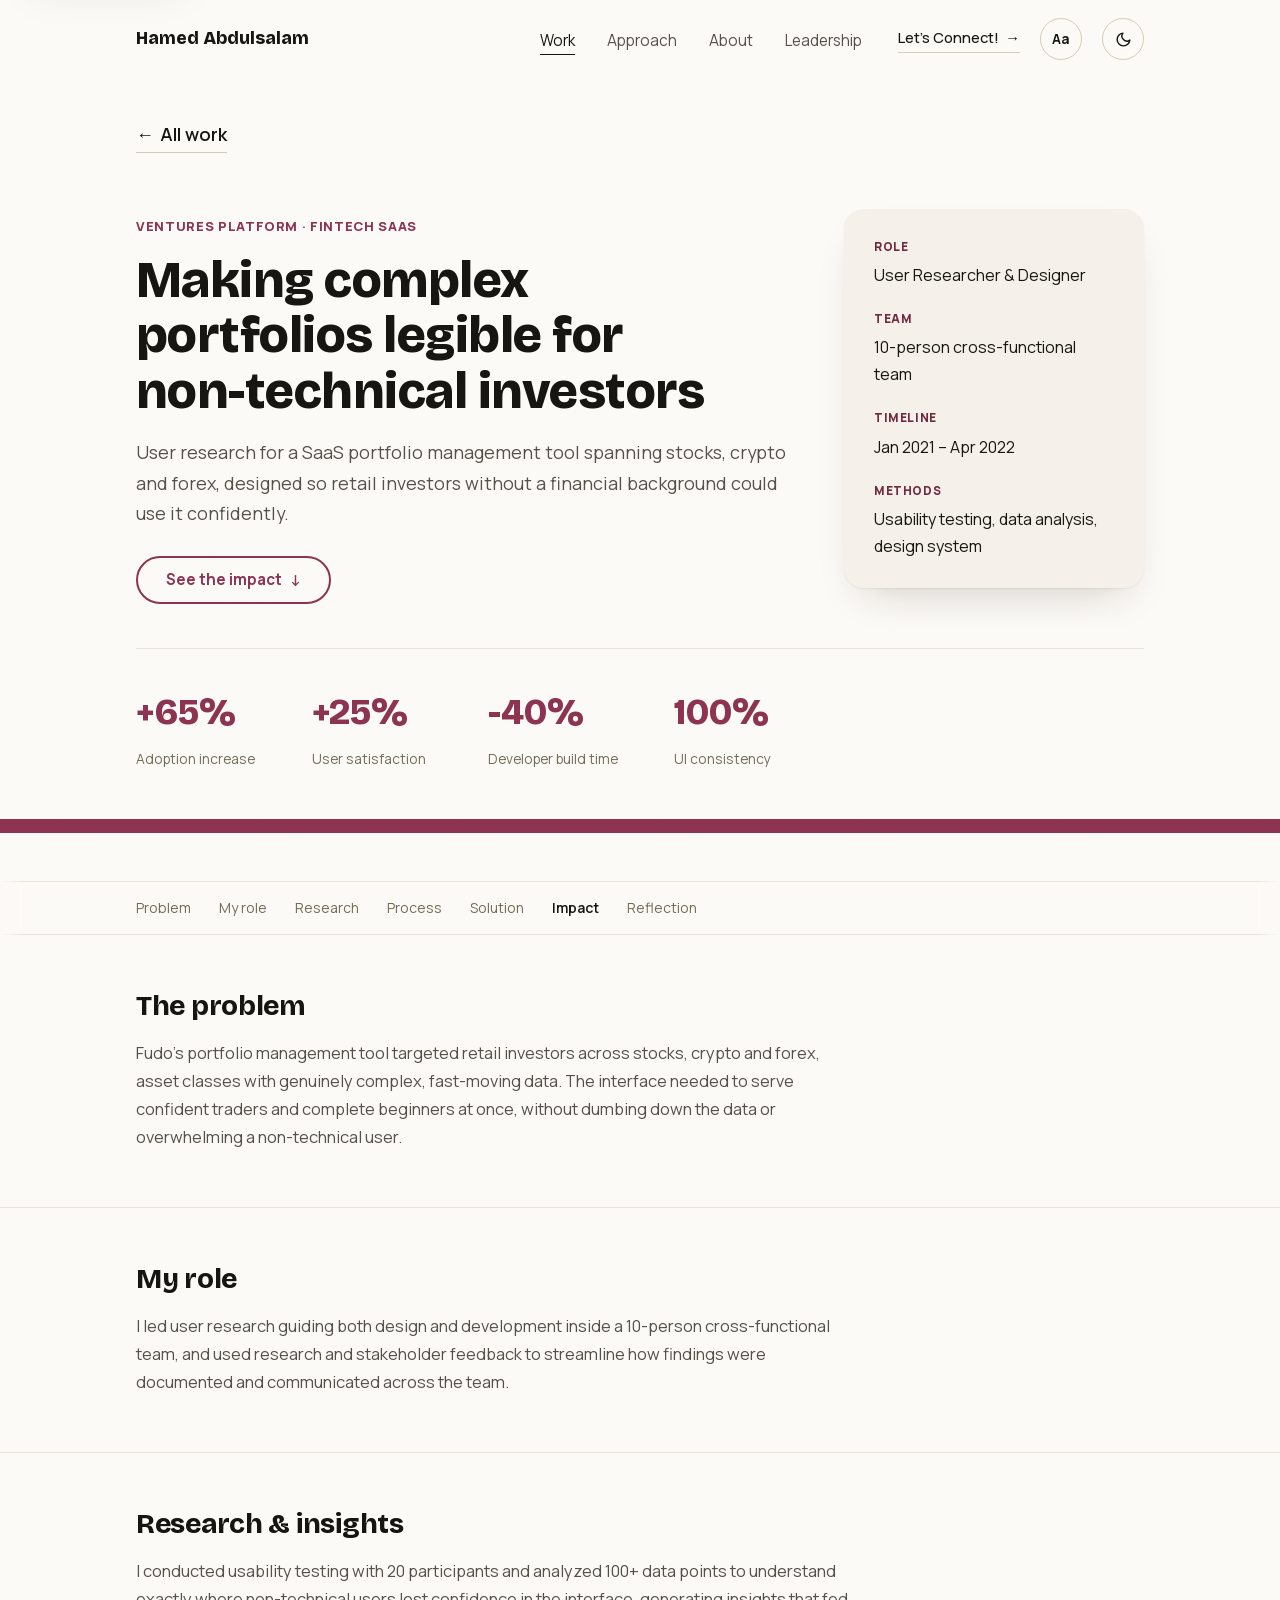
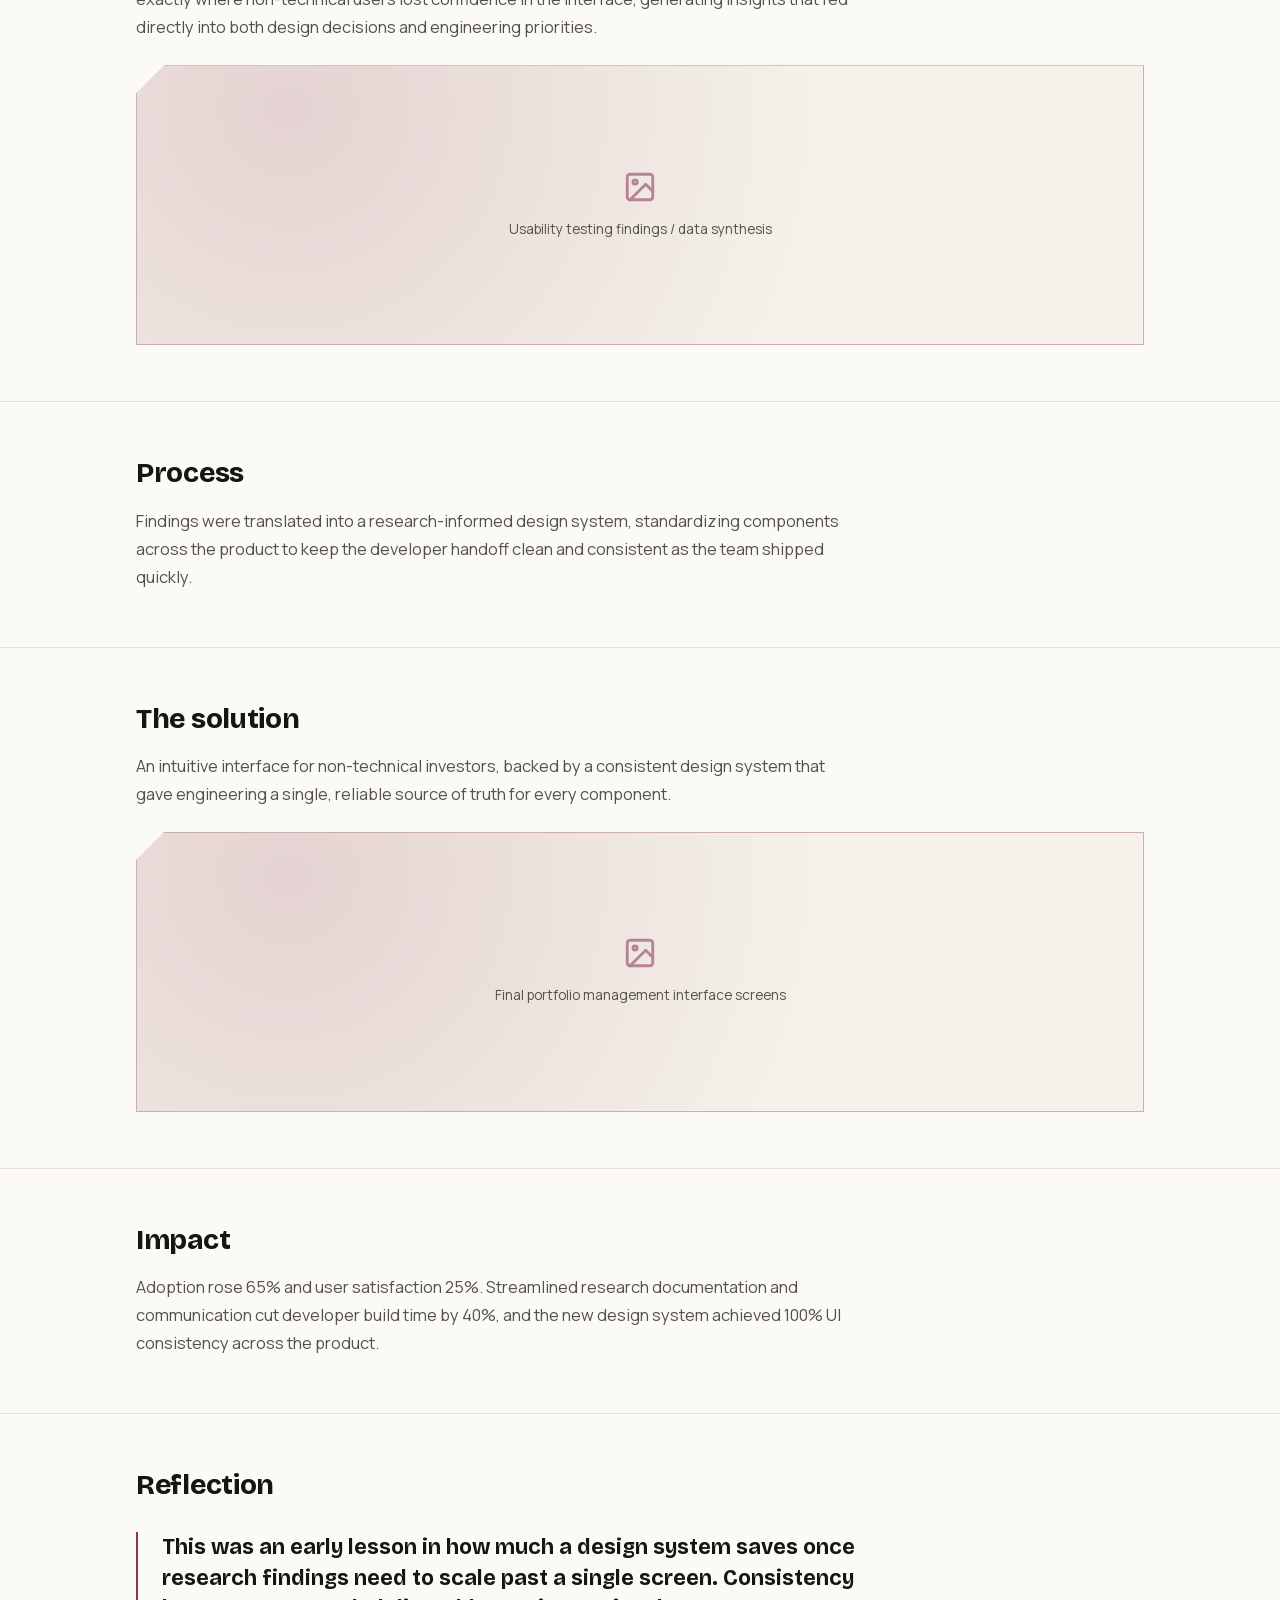
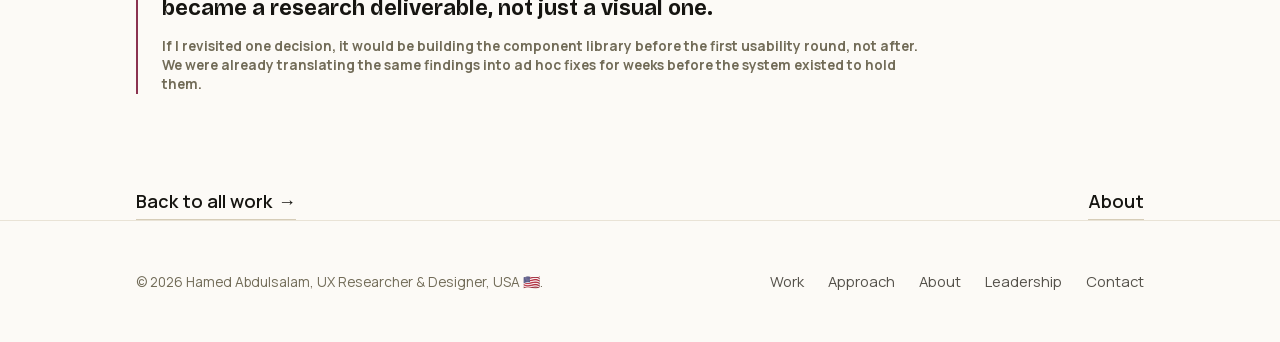
<file: work/fudo-portfolio-tool.html>
<!doctype html>
<html lang="en">
<head>
<meta charset="utf-8">
<script>
(function(){
  try{
    var t = localStorage.getItem("theme");
    if(!t){ t = window.matchMedia("(prefers-color-scheme: dark)").matches ? "dark" : "light"; }
    document.documentElement.setAttribute("data-theme", t);
  }catch(e){}
})();
</script>
<meta name="viewport" content="width=device-width, initial-scale=1">
<title>Ventures Platform: Portfolio Management Tool · Hamed Abdulsalam</title>
<meta name="description" content="Research-led interface design that made stocks, crypto and forex portfolio management usable for non-technical retail investors.">
<meta property="og:type" content="website">
<meta property="og:title" content="Ventures Platform: Portfolio Management Tool · Hamed Abdulsalam">
<meta property="og:description" content="Research-led interface design that made stocks, crypto and forex portfolio management usable for non-technical retail investors.">
<meta property="og:url" content="https://hamedabdulsalam.com/work/fudo-portfolio-tool.html">
<meta property="og:image" content="https://hamedabdulsalam.com/images/trading-hero.jpg">
<meta property="og:site_name" content="Hamed Abdulsalam">
<meta name="twitter:card" content="summary_large_image">
<meta name="twitter:title" content="Ventures Platform: Portfolio Management Tool · Hamed Abdulsalam">
<meta name="twitter:description" content="Research-led interface design that made stocks, crypto and forex portfolio management usable for non-technical retail investors.">
<meta name="twitter:image" content="https://hamedabdulsalam.com/images/trading-hero.jpg">
<meta name="theme-color" id="theme-color-meta" content="#FCFAF6">
<link rel="icon" href="data:image/svg+xml,%3Csvg xmlns='http://www.w3.org/2000/svg' viewBox='0 0 64 64'%3E%3Crect width='64' height='64' rx='14' fill='%23111112'/%3E%3Ctext x='32' y='42' font-family='Georgia,serif' font-size='24' fill='%23FFFFFF' text-anchor='middle'%3EHA%3C/text%3E%3C/svg%3E">
<link rel="preload" href="../fonts/BricolageGrotesque-Variable.woff2" as="font" type="font/woff2" crossorigin>
<link rel="preload" href="../fonts/Manrope-Variable.woff2" as="font" type="font/woff2" crossorigin>
<link rel="stylesheet" href="../css/styles.css?v=202608071521">
</head>
<body data-page="work" class="accent-plum">
<script>window.SITE_ROOT = "../";</script>
<a class="skip-link" href="#main-content">Skip to main content</a>
<header class="site-header" id="site-header"></header>

<main id="main-content">
  <div class="shell">
    <p class="mt-5"><a class="link-arrow" href="../work.html"><span class="a" aria-hidden="true">←</span> All work</a></p>
  </div>

  <section class="cs-hero">
    <div class="shell">
      <div class="cs-hero-grid">
        <div class="cs-hero-main">
          <span class="org">Ventures Platform · Fintech SaaS</span>
          <h1>Making complex portfolios legible for non-technical investors</h1>
          <p class="dek">User research for a SaaS portfolio management tool spanning stocks, crypto and forex, designed so retail investors without a financial background could use it confidently.</p>
          <div class="cta-row"><a class="btn-pill" href="#impact">See the impact <span aria-hidden="true">↓</span></a></div>
        </div>
        <div class="meta-card">
          <div class="item"><div class="k">Role</div><div class="v">User Researcher &amp; Designer</div></div>
          <div class="item"><div class="k">Team</div><div class="v">10-person cross-functional team</div></div>
          <div class="item"><div class="k">Timeline</div><div class="v">Jan 2021 – Apr 2022</div></div>
          <div class="item"><div class="k">Methods</div><div class="v">Usability testing, data analysis, design system</div></div>
        </div>
      </div>

      <div class="metric-row">
        <div class="stat"><div class="num">+65%</div><div class="label">Adoption increase</div></div>
        <div class="stat"><div class="num">+25%</div><div class="label">User satisfaction</div></div>
        <div class="stat"><div class="num">-40%</div><div class="label">Developer build time</div></div>
        <div class="stat"><div class="num">100%</div><div class="label">UI consistency</div></div>
      </div>
    </div>
    <div class="color-bar"></div>
  </section>

  <nav class="cs-nav" aria-label="On this page">
    <div class="shell scroll-x">
      <a href="#problem">Problem</a>
      <a href="#role">My role</a>
      <a href="#research">Research</a>
      <a href="#process">Process</a>
      <a href="#solution">Solution</a>
      <a href="#impact">Impact</a>
      <a href="#reflection">Reflection</a>
    </div>
  </nav>

  <section class="cs-section" id="problem">
    <div class="shell">
      <h2>The problem</h2>
      <div class="prose">
        <p>Fudo's portfolio management tool targeted retail investors across stocks, crypto and forex, asset classes with genuinely complex, fast-moving data. The interface needed to serve confident traders and complete beginners at once, without dumbing down the data or overwhelming a non-technical user.</p>
      </div>
    </div>
  </section>

  <section class="cs-section" id="role">
    <div class="shell">
      <h2>My role</h2>
      <div class="prose">
        <p>I led user research guiding both design and development inside a 10-person cross-functional team, and used research and stakeholder feedback to streamline how findings were documented and communicated across the team.</p>
      </div>
    </div>
  </section>

  <section class="cs-section" id="research">
    <div class="shell">
      <h2>Research &amp; insights</h2>
      <div class="prose">
        <p>I conducted usability testing with 20 participants and analyzed 100+ data points to understand exactly where non-technical users lost confidence in the interface, generating insights that fed directly into both design decisions and engineering priorities.</p>
      </div>
      <div class="img-slot">Usability testing findings / data synthesis</div>
    </div>
  </section>

  <section class="cs-section" id="process">
    <div class="shell">
      <h2>Process</h2>
      <div class="prose">
        <p>Findings were translated into a research-informed design system, standardizing components across the product to keep the developer handoff clean and consistent as the team shipped quickly.</p>
      </div>
    </div>
  </section>

  <section class="cs-section" id="solution">
    <div class="shell">
      <h2>The solution</h2>
      <div class="prose">
        <p>An intuitive interface for non-technical investors, backed by a consistent design system that gave engineering a single, reliable source of truth for every component.</p>
      </div>
      <div class="img-slot">Final portfolio management interface screens</div>
    </div>
  </section>

  <section class="cs-section" id="impact">
    <div class="shell">
      <h2>Impact</h2>
      <div class="prose">
        <p>Adoption rose 65% and user satisfaction 25%. Streamlined research documentation and communication cut developer build time by 40%, and the new design system achieved 100% UI consistency across the product.</p>
      </div>
    </div>
  </section>

  <section class="cs-section" id="reflection">
    <div class="shell">
      <h2>Reflection</h2>
      <blockquote class="pull">
        This was an early lesson in how much a design system saves once research findings need to scale past a single screen. Consistency became a research deliverable, not just a visual one.
        <cite>If I revisited one decision, it would be building the component library before the first usability round, not after. We were already translating the same findings into ad hoc fixes for weeks before the system existed to hold them.</cite>
      </blockquote>
    </div>
  </section>

  <div class="shell">
    <div class="next-cs">
      <a class="link-arrow" href="../work.html">Back to all work <span class="a" aria-hidden="true">→</span></a>
      <a class="link-arrow" href="../about.html">About</a>
    </div>
  </div>
</main>

<footer class="site-footer" id="site-footer"></footer>
<script src="../js/site.js?v=202608071521"></script>
</body>
</html>
</file>
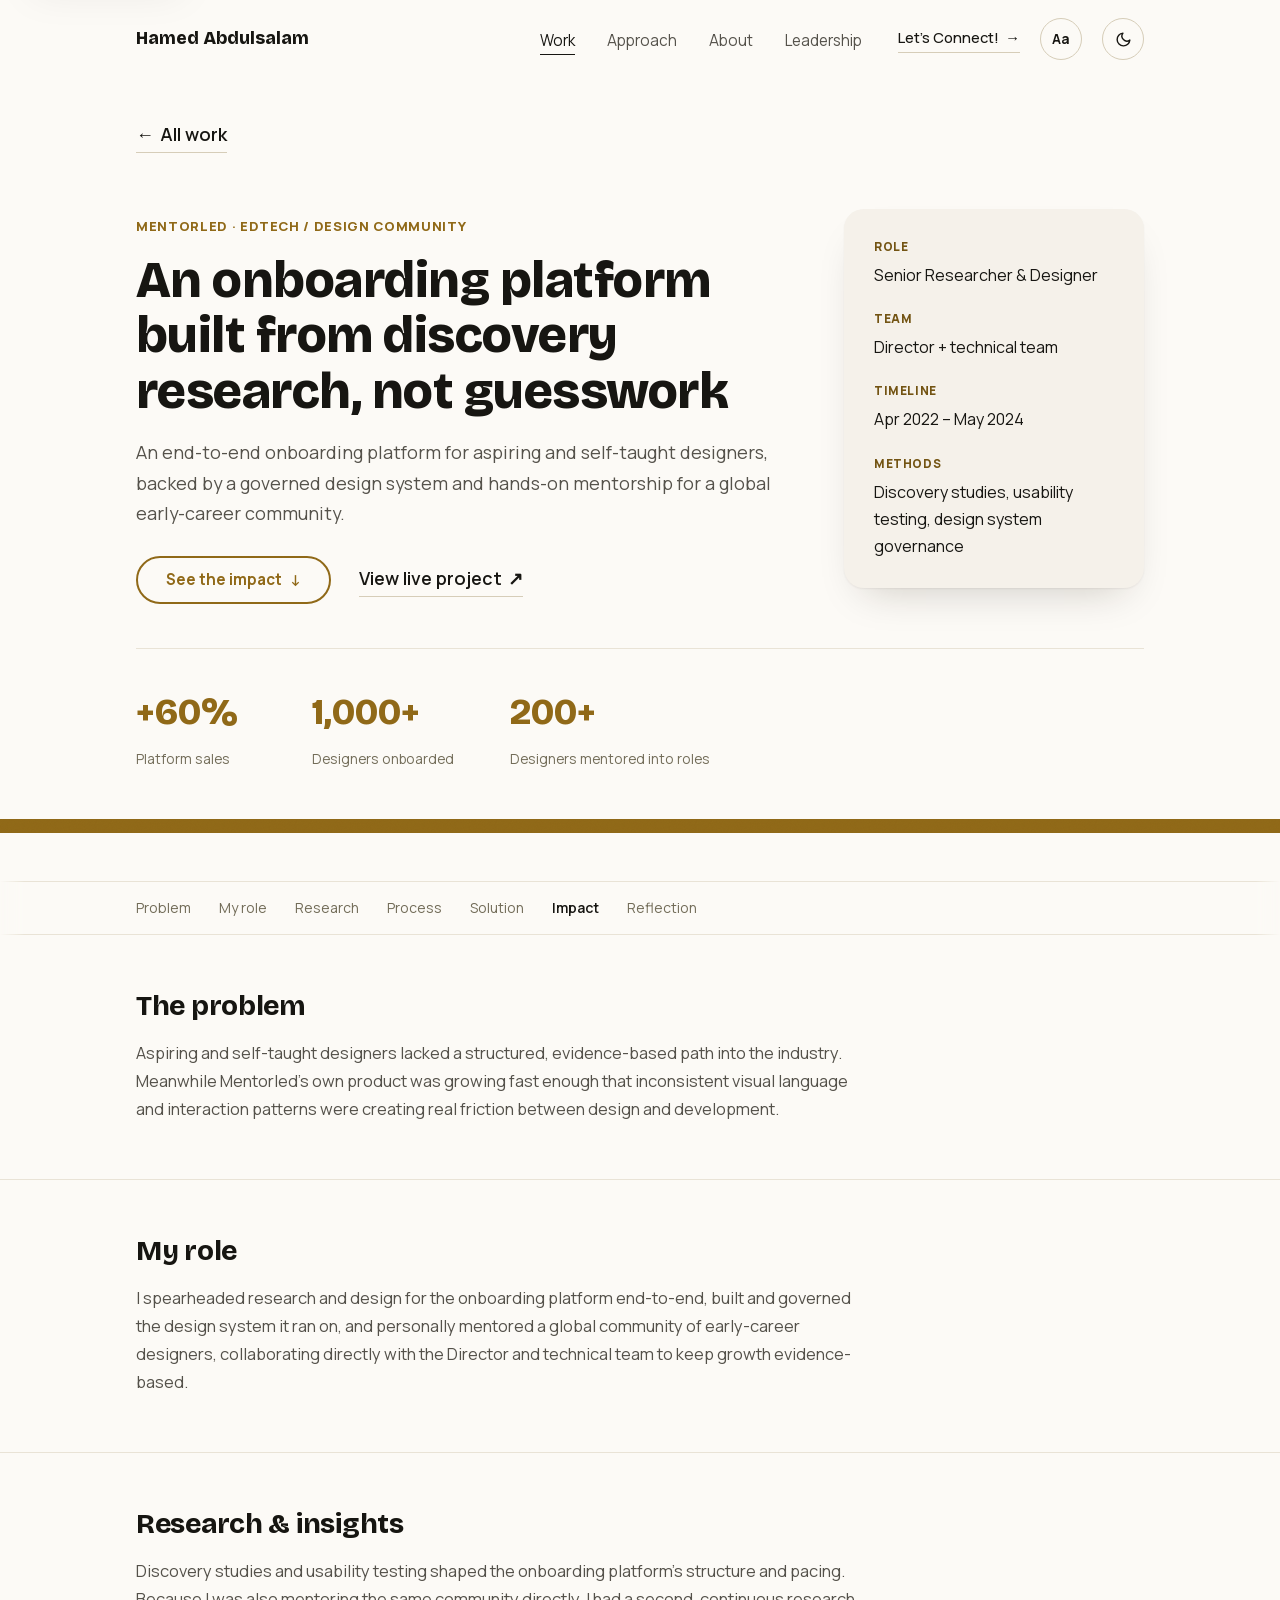
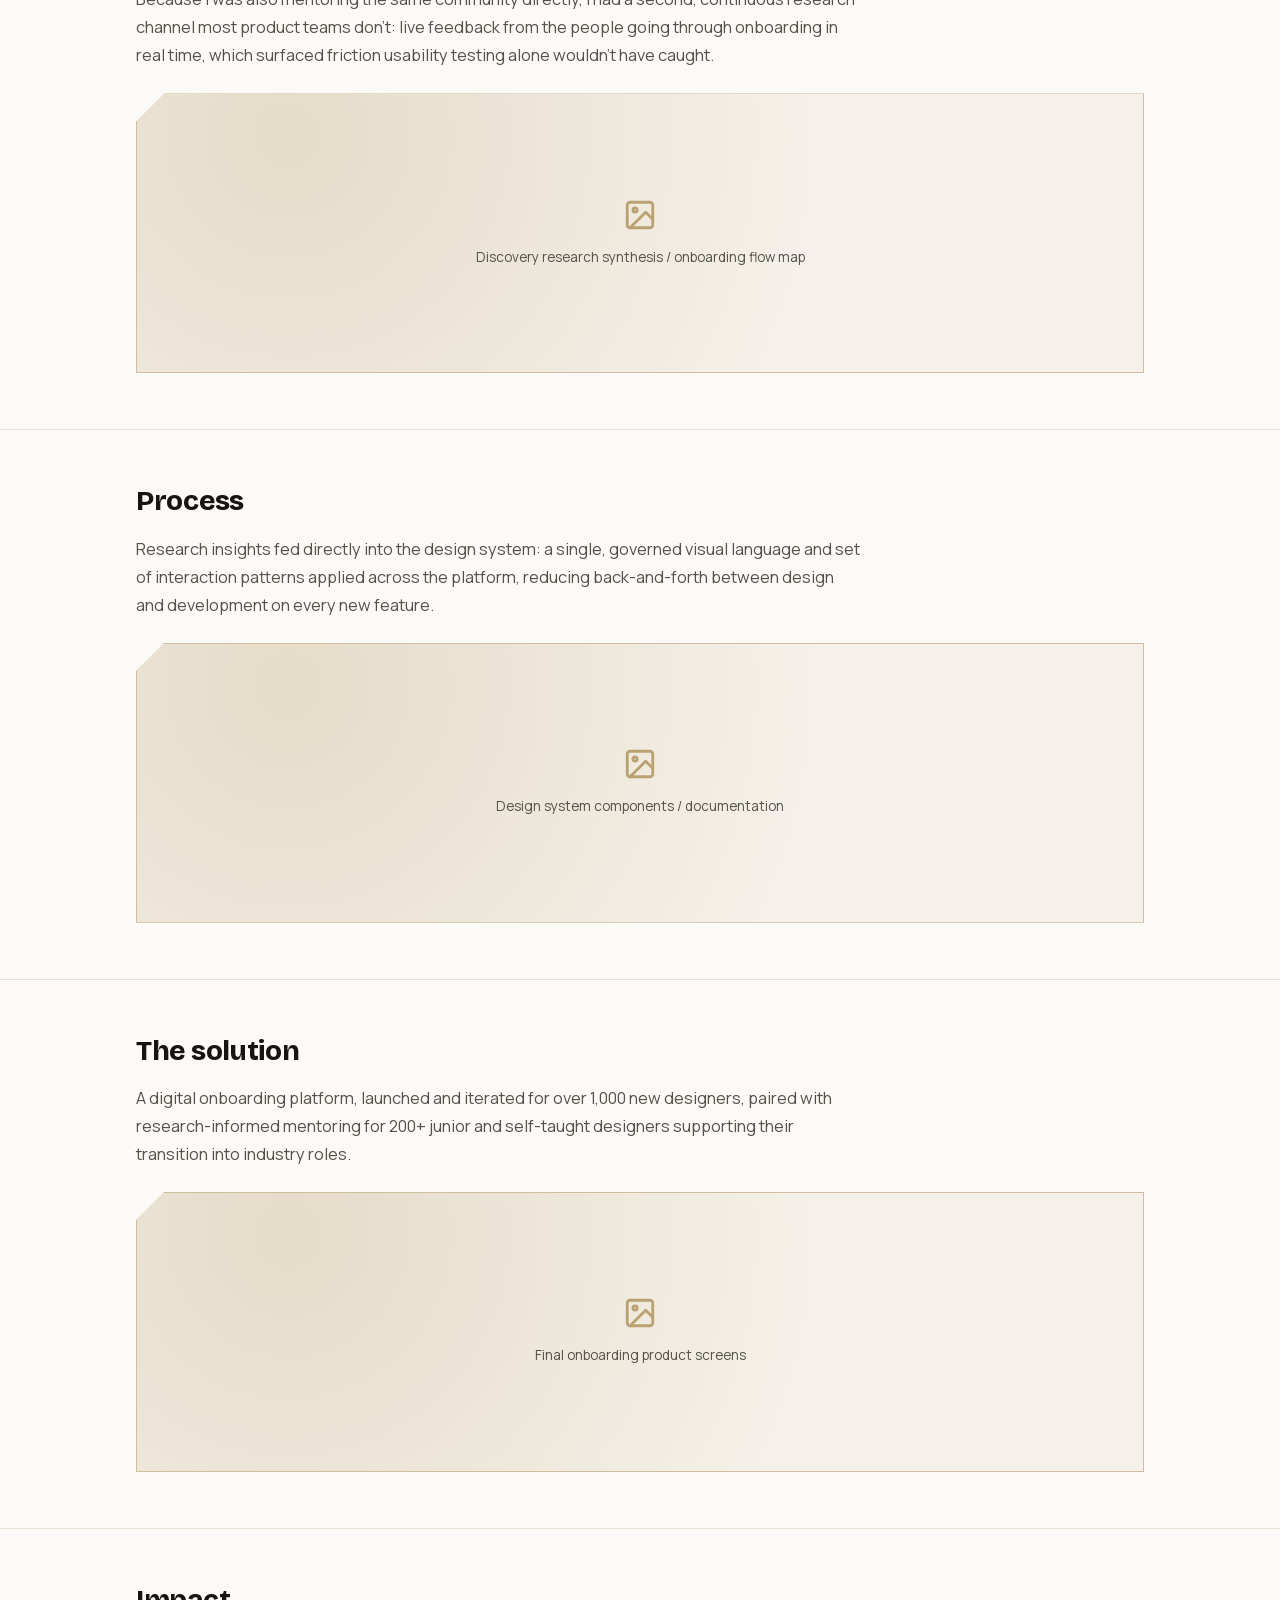
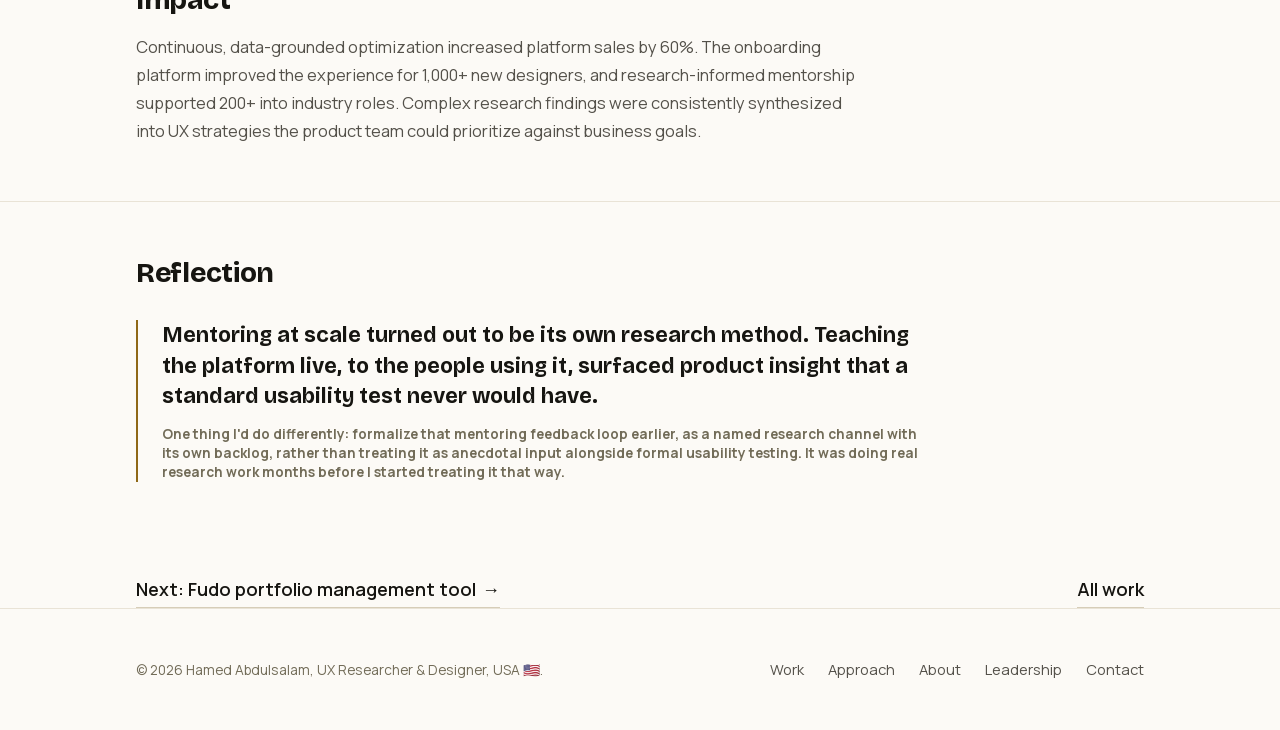
<file: work/mentorled-onboarding.html>
<!doctype html>
<html lang="en">
<head>
<meta charset="utf-8">
<script>
(function(){
  try{
    var t = localStorage.getItem("theme");
    if(!t){ t = window.matchMedia("(prefers-color-scheme: dark)").matches ? "dark" : "light"; }
    document.documentElement.setAttribute("data-theme", t);
  }catch(e){}
})();
</script>
<meta name="viewport" content="width=device-width, initial-scale=1">
<title>Mentorled: Onboarding Platform &amp; Design System · Hamed Abdulsalam</title>
<meta name="description" content="Building an end-to-end onboarding platform and governing design system for 1,000+ aspiring designers, and mentoring 200+ into industry roles.">
<meta property="og:type" content="website">
<meta property="og:title" content="Mentorled: Onboarding Platform &amp; Design System · Hamed Abdulsalam">
<meta property="og:description" content="Building an end-to-end onboarding platform and governing design system for 1,000+ aspiring designers, and mentoring 200+ into industry roles.">
<meta property="og:url" content="https://hamedabdulsalam.com/work/mentorled-onboarding.html">
<meta property="og:image" content="https://hamedabdulsalam.com/images/hamed-presenting.jpg">
<meta property="og:site_name" content="Hamed Abdulsalam">
<meta name="twitter:card" content="summary_large_image">
<meta name="twitter:title" content="Mentorled: Onboarding Platform &amp; Design System · Hamed Abdulsalam">
<meta name="twitter:description" content="Building an end-to-end onboarding platform and governing design system for 1,000+ aspiring designers, and mentoring 200+ into industry roles.">
<meta name="twitter:image" content="https://hamedabdulsalam.com/images/hamed-presenting.jpg">
<meta name="theme-color" id="theme-color-meta" content="#FCFAF6">
<link rel="icon" href="data:image/svg+xml,%3Csvg xmlns='http://www.w3.org/2000/svg' viewBox='0 0 64 64'%3E%3Crect width='64' height='64' rx='14' fill='%23111112'/%3E%3Ctext x='32' y='42' font-family='Georgia,serif' font-size='24' fill='%23FFFFFF' text-anchor='middle'%3EHA%3C/text%3E%3C/svg%3E">
<link rel="preload" href="../fonts/BricolageGrotesque-Variable.woff2" as="font" type="font/woff2" crossorigin>
<link rel="preload" href="../fonts/Manrope-Variable.woff2" as="font" type="font/woff2" crossorigin>
<link rel="stylesheet" href="../css/styles.css?v=202608071521">
</head>
<body data-page="work" class="accent-ochre">
<script>window.SITE_ROOT = "../";</script>
<a class="skip-link" href="#main-content">Skip to main content</a>
<header class="site-header" id="site-header"></header>

<main id="main-content">
  <div class="shell">
    <p class="mt-5"><a class="link-arrow" href="../work.html"><span class="a" aria-hidden="true">←</span> All work</a></p>
  </div>

  <section class="cs-hero">
    <div class="shell">
      <div class="cs-hero-grid">
        <div class="cs-hero-main">
          <span class="org">Mentorled · EdTech / Design community</span>
          <h1>An onboarding platform built from discovery research, not guesswork</h1>
          <p class="dek">An end-to-end onboarding platform for aspiring and self-taught designers, backed by a governed design system and hands-on mentorship for a global early-career community.</p>
          <div class="cta-row">
            <a class="btn-pill" href="#impact">See the impact <span aria-hidden="true">↓</span></a>
            <a class="link-arrow" href="https://mentorled.com/" target="_blank" rel="noopener noreferrer">View live project <span class="a" aria-hidden="true">↗</span></a>
          </div>
        </div>
        <div class="meta-card">
          <div class="item"><div class="k">Role</div><div class="v">Senior Researcher &amp; Designer</div></div>
          <div class="item"><div class="k">Team</div><div class="v">Director + technical team</div></div>
          <div class="item"><div class="k">Timeline</div><div class="v">Apr 2022 – May 2024</div></div>
          <div class="item"><div class="k">Methods</div><div class="v">Discovery studies, usability testing, design system governance</div></div>
        </div>
      </div>

      <div class="metric-row">
        <div class="stat"><div class="num">+60%</div><div class="label">Platform sales</div></div>
        <div class="stat"><div class="num">1,000+</div><div class="label">Designers onboarded</div></div>
        <div class="stat"><div class="num">200+</div><div class="label">Designers mentored into roles</div></div>
      </div>
    </div>
    <div class="color-bar"></div>
  </section>

  <nav class="cs-nav" aria-label="On this page">
    <div class="shell scroll-x">
      <a href="#problem">Problem</a>
      <a href="#role">My role</a>
      <a href="#research">Research</a>
      <a href="#process">Process</a>
      <a href="#solution">Solution</a>
      <a href="#impact">Impact</a>
      <a href="#reflection">Reflection</a>
    </div>
  </nav>

  <section class="cs-section" id="problem">
    <div class="shell">
      <h2>The problem</h2>
      <div class="prose">
        <p>Aspiring and self-taught designers lacked a structured, evidence-based path into the industry. Meanwhile Mentorled's own product was growing fast enough that inconsistent visual language and interaction patterns were creating real friction between design and development.</p>
      </div>
    </div>
  </section>

  <section class="cs-section" id="role">
    <div class="shell">
      <h2>My role</h2>
      <div class="prose">
        <p>I spearheaded research and design for the onboarding platform end-to-end, built and governed the design system it ran on, and personally mentored a global community of early-career designers, collaborating directly with the Director and technical team to keep growth evidence-based.</p>
      </div>
    </div>
  </section>

  <section class="cs-section" id="research">
    <div class="shell">
      <h2>Research &amp; insights</h2>
      <div class="prose">
        <p>Discovery studies and usability testing shaped the onboarding platform's structure and pacing. Because I was also mentoring the same community directly, I had a second, continuous research channel most product teams don't: live feedback from the people going through onboarding in real time, which surfaced friction usability testing alone wouldn't have caught.</p>
      </div>
      <div class="img-slot">Discovery research synthesis / onboarding flow map</div>
    </div>
  </section>

  <section class="cs-section" id="process">
    <div class="shell">
      <h2>Process</h2>
      <div class="prose">
        <p>Research insights fed directly into the design system: a single, governed visual language and set of interaction patterns applied across the platform, reducing back-and-forth between design and development on every new feature.</p>
      </div>
      <div class="img-slot">Design system components / documentation</div>
    </div>
  </section>

  <section class="cs-section" id="solution">
    <div class="shell">
      <h2>The solution</h2>
      <div class="prose">
        <p>A digital onboarding platform, launched and iterated for over 1,000 new designers, paired with research-informed mentoring for 200+ junior and self-taught designers supporting their transition into industry roles.</p>
      </div>
      <div class="img-slot">Final onboarding product screens</div>
    </div>
  </section>

  <section class="cs-section" id="impact">
    <div class="shell">
      <h2>Impact</h2>
      <div class="prose">
        <p>Continuous, data-grounded optimization increased platform sales by 60%. The onboarding platform improved the experience for 1,000+ new designers, and research-informed mentorship supported 200+ into industry roles. Complex research findings were consistently synthesized into UX strategies the product team could prioritize against business goals.</p>
      </div>
    </div>
  </section>

  <section class="cs-section" id="reflection">
    <div class="shell">
      <h2>Reflection</h2>
      <blockquote class="pull">
        Mentoring at scale turned out to be its own research method. Teaching the platform live, to the people using it, surfaced product insight that a standard usability test never would have.
        <cite>One thing I'd do differently: formalize that mentoring feedback loop earlier, as a named research channel with its own backlog, rather than treating it as anecdotal input alongside formal usability testing. It was doing real research work months before I started treating it that way.</cite>
      </blockquote>
    </div>
  </section>

  <div class="shell">
    <div class="next-cs">
      <a class="link-arrow" href="fudo-portfolio-tool.html">Next: Fudo portfolio management tool <span class="a" aria-hidden="true">→</span></a>
      <a class="link-arrow" href="../work.html">All work</a>
    </div>
  </div>
</main>

<footer class="site-footer" id="site-footer"></footer>
<script src="../js/site.js?v=202608071521"></script>
</body>
</html>
</file>
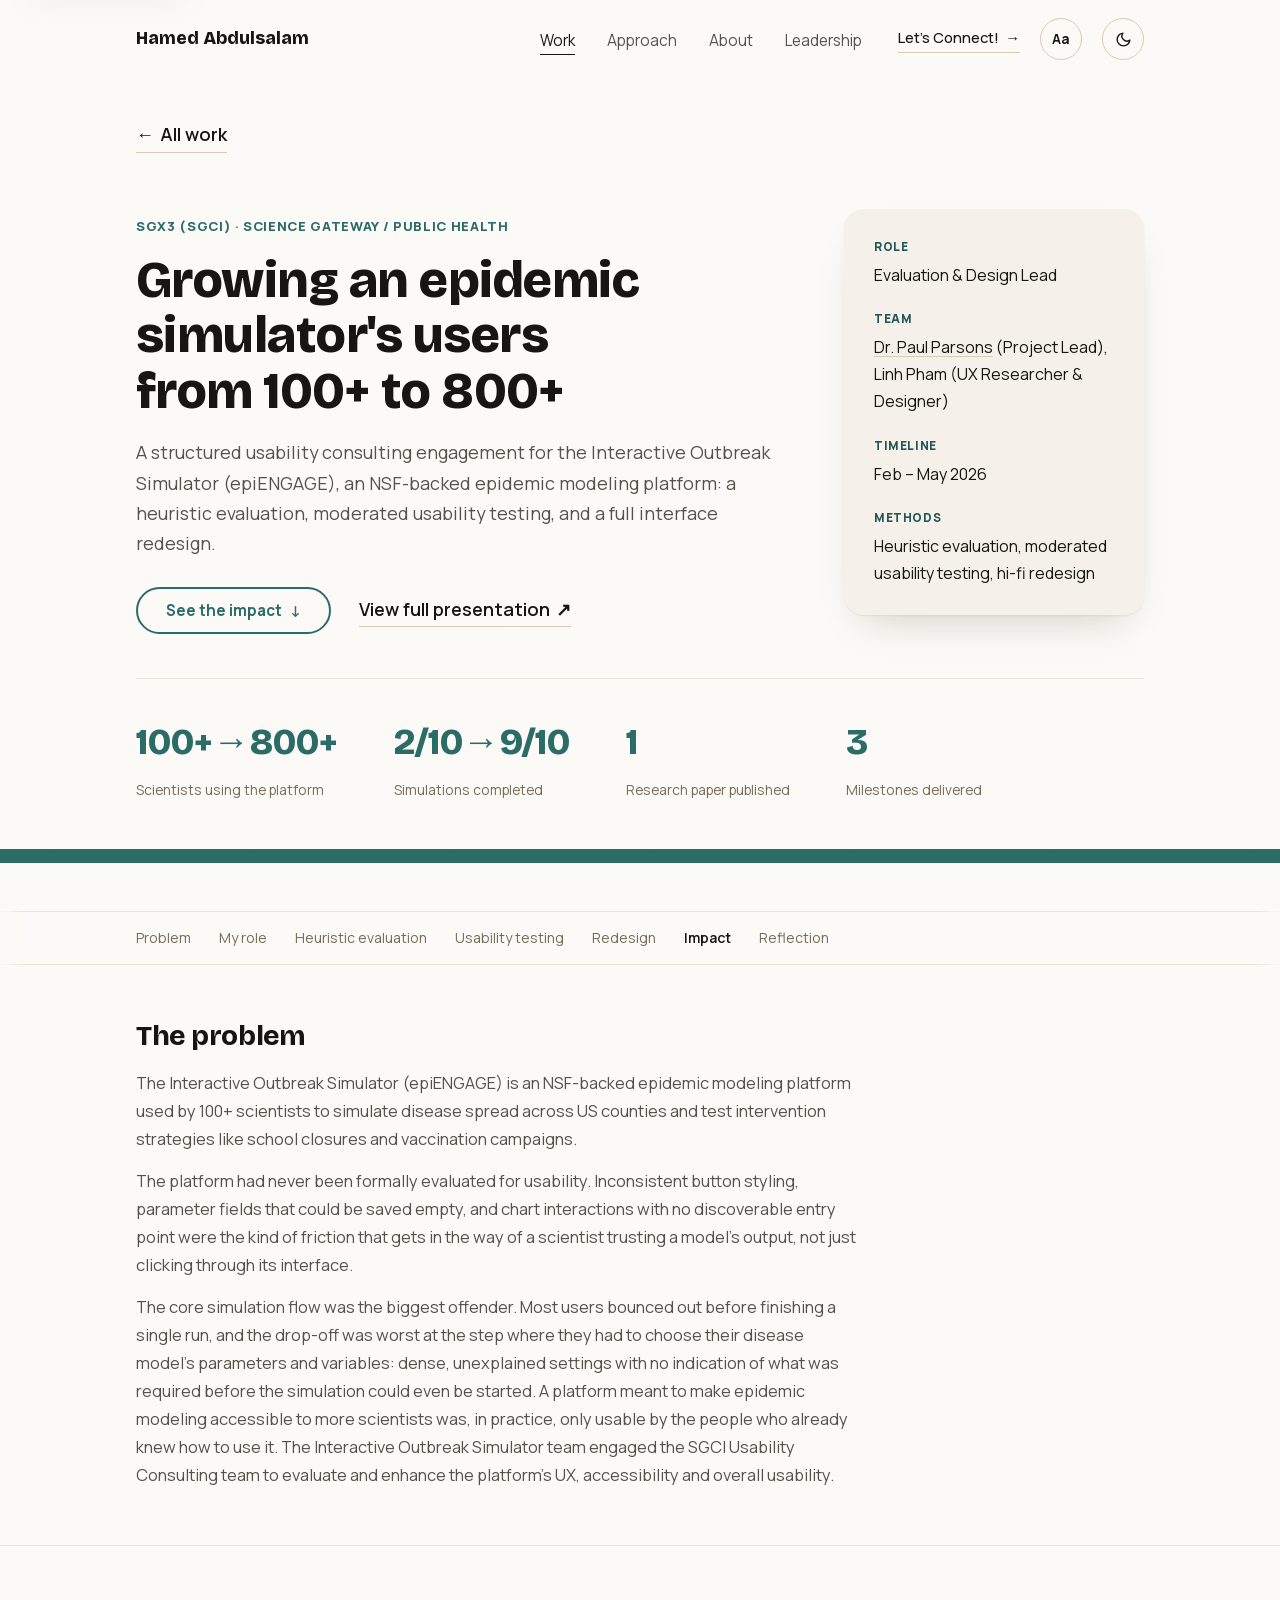
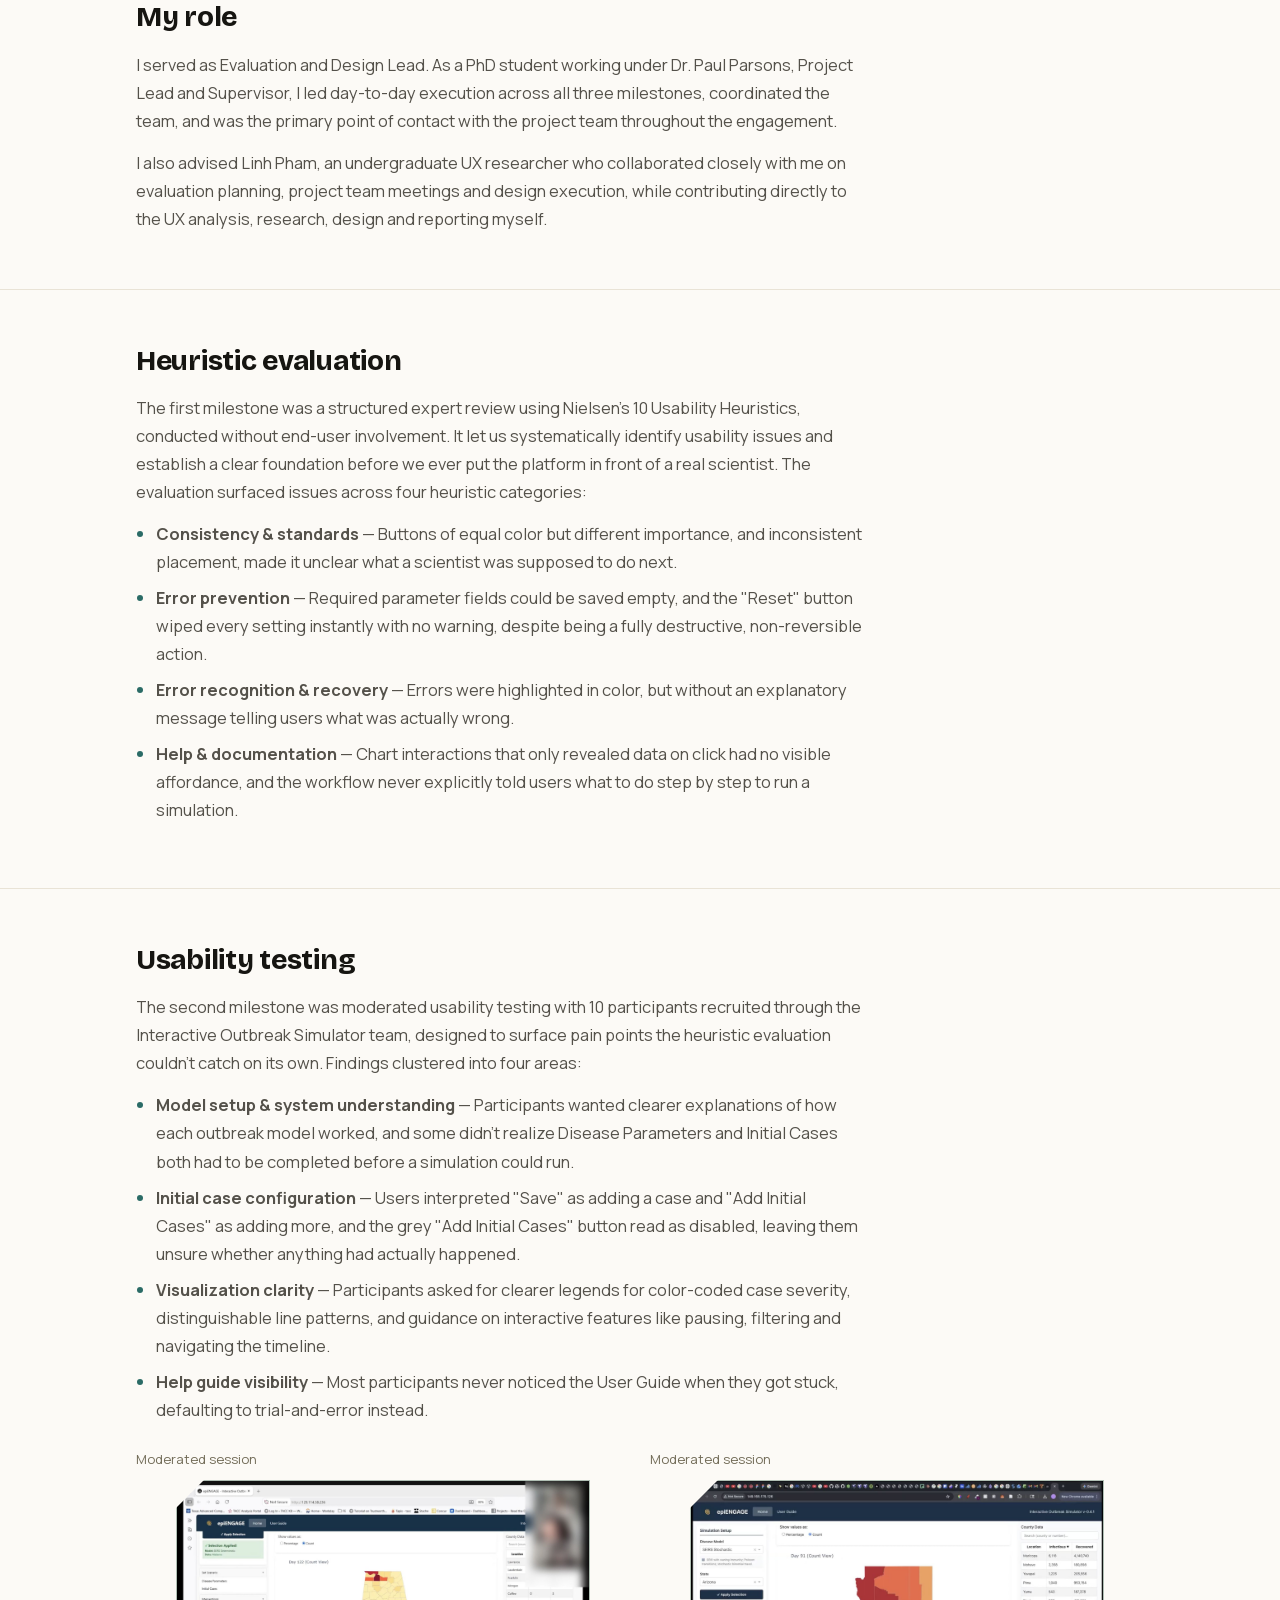
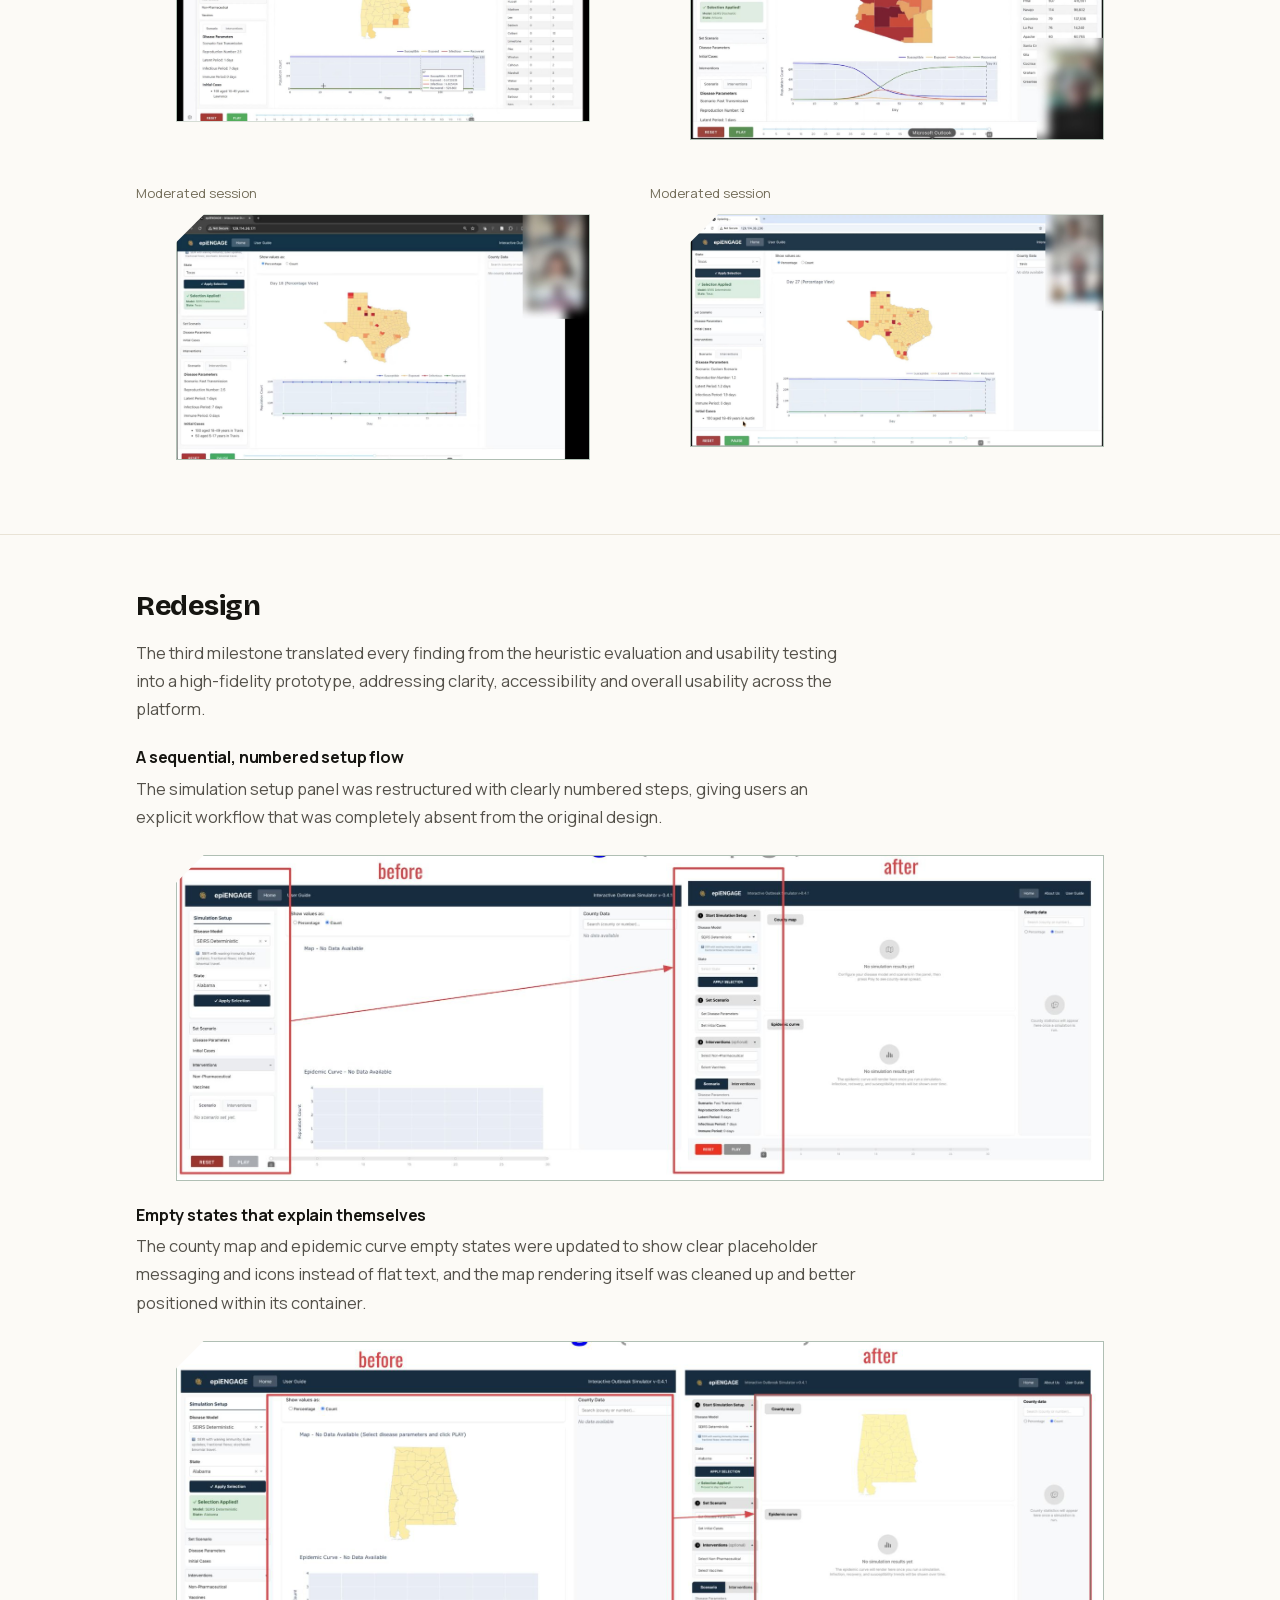
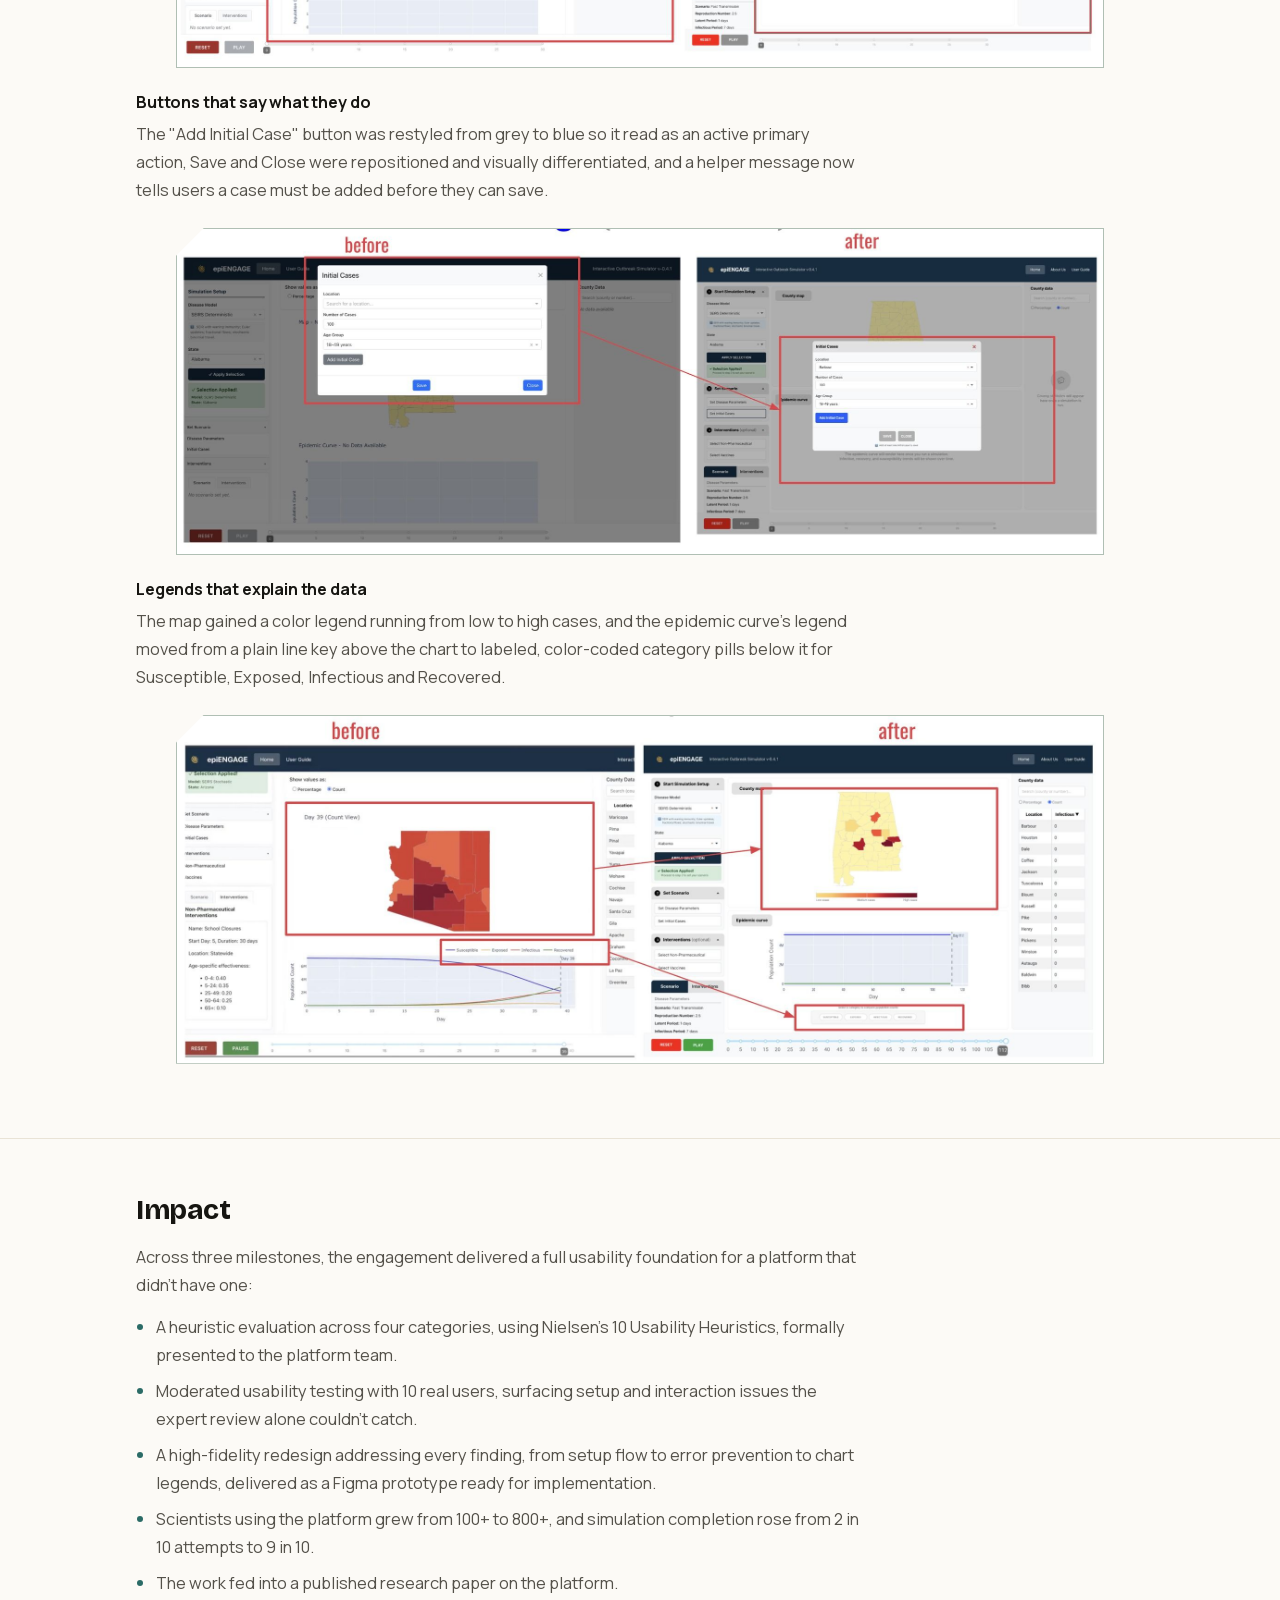
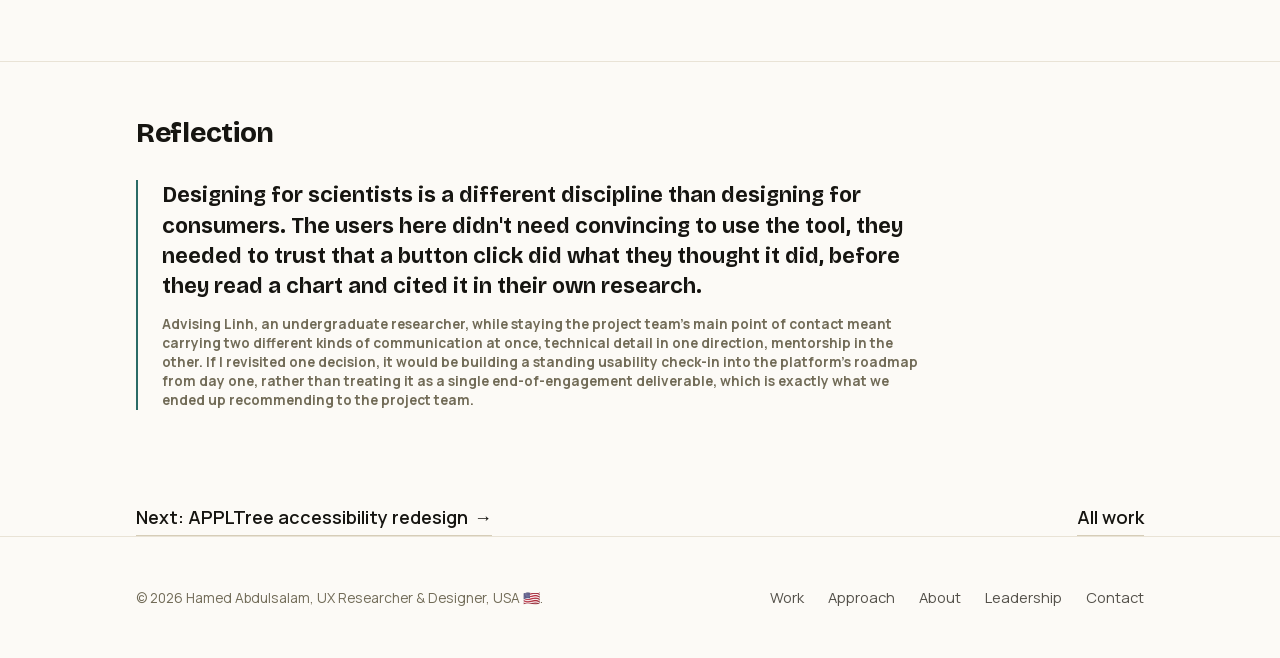
<file: work/outbreak-simulator.html>
<!doctype html>
<html lang="en">
<head>
<meta charset="utf-8">
<script>
(function(){
  try{
    var t = localStorage.getItem("theme");
    if(!t){ t = window.matchMedia("(prefers-color-scheme: dark)").matches ? "dark" : "light"; }
    document.documentElement.setAttribute("data-theme", t);
  }catch(e){}
})();
</script>
<meta name="viewport" content="width=device-width, initial-scale=1">
<title>epiENGAGE: Interactive Outbreak Simulator Usability Overhaul · Hamed Abdulsalam</title>
<meta name="description" content="A heuristic evaluation, moderated usability testing, and full interface redesign for the Interactive Outbreak Simulator, an NSF-backed epidemic modeling platform used by 100+ scientists.">
<meta property="og:type" content="website">
<meta property="og:title" content="epiENGAGE: Interactive Outbreak Simulator Usability Overhaul · Hamed Abdulsalam">
<meta property="og:description" content="A heuristic evaluation, moderated usability testing, and full interface redesign for the Interactive Outbreak Simulator, an NSF-backed epidemic modeling platform used by 100+ scientists.">
<meta property="og:url" content="https://hamedabdulsalam.com/work/outbreak-simulator.html">
<meta property="og:image" content="https://hamedabdulsalam.com/images/outbreak-simulator-thumb.jpg?v=202608120842">
<meta property="og:site_name" content="Hamed Abdulsalam">
<meta name="twitter:card" content="summary_large_image">
<meta name="twitter:title" content="epiENGAGE: Interactive Outbreak Simulator Usability Overhaul · Hamed Abdulsalam">
<meta name="twitter:description" content="A heuristic evaluation, moderated usability testing, and full interface redesign for the Interactive Outbreak Simulator, an NSF-backed epidemic modeling platform used by 100+ scientists.">
<meta name="twitter:image" content="https://hamedabdulsalam.com/images/outbreak-simulator-thumb.jpg?v=202608120842">
<meta name="theme-color" id="theme-color-meta" content="#FCFAF6">
<link rel="icon" href="data:image/svg+xml,%3Csvg xmlns='http://www.w3.org/2000/svg' viewBox='0 0 64 64'%3E%3Crect width='64' height='64' rx='14' fill='%23111112'/%3E%3Ctext x='32' y='42' font-family='Georgia,serif' font-size='24' fill='%23FFFFFF' text-anchor='middle'%3EHA%3C/text%3E%3C/svg%3E">
<link rel="preload" href="../fonts/BricolageGrotesque-Variable.woff2" as="font" type="font/woff2" crossorigin>
<link rel="preload" href="../fonts/Manrope-Variable.woff2" as="font" type="font/woff2" crossorigin>
<link rel="stylesheet" href="../css/styles.css?v=202608071521">
</head>
<body data-page="work" class="accent-teal">
<script>window.SITE_ROOT = "../";</script>
<a class="skip-link" href="#main-content">Skip to main content</a>
<header class="site-header" id="site-header"></header>

<main id="main-content">
  <div class="shell">
    <p class="mt-5"><a class="link-arrow" href="../work.html"><span class="a" aria-hidden="true">←</span> All work</a></p>
  </div>

  <section class="cs-hero">
    <div class="shell">
      <div class="cs-hero-grid">
        <div class="cs-hero-main">
          <span class="org">SGX3 (SGCI) · Science gateway / Public health</span>
          <h1>Growing an epidemic simulator's users from 100+ to 800+</h1>
          <p class="dek">A structured usability consulting engagement for the Interactive Outbreak Simulator (epiENGAGE), an NSF-backed epidemic modeling platform: a heuristic evaluation, moderated usability testing, and a full interface redesign.</p>
          <div class="cta-row">
            <a class="btn-pill" href="#impact">See the impact <span aria-hidden="true">↓</span></a>
            <a class="link-arrow" href="https://docs.google.com/presentation/d/1SmFPQJl8pafbZsSnCFd_t3b9aFFvtPPMVAZKTPoV6bE/present" target="_blank" rel="noopener noreferrer">View full presentation <span class="a" aria-hidden="true">↗</span></a>
          </div>
        </div>
        <div class="meta-card">
          <div class="item"><div class="k">Role</div><div class="v">Evaluation &amp; Design Lead</div></div>
          <div class="item"><div class="k">Team</div><div class="v"><a href="https://polytechnic.purdue.edu/profile/parsonsp" target="_blank" rel="noopener noreferrer">Dr. Paul Parsons</a> (Project Lead), Linh Pham (UX Researcher &amp; Designer)</div></div>
          <div class="item"><div class="k">Timeline</div><div class="v">Feb – May 2026</div></div>
          <div class="item"><div class="k">Methods</div><div class="v">Heuristic evaluation, moderated usability testing, hi-fi redesign</div></div>
        </div>
      </div>

      <div class="metric-row">
        <div class="stat"><div class="num">100+→800+</div><div class="label">Scientists using the platform</div></div>
        <div class="stat"><div class="num">2/10→9/10</div><div class="label">Simulations completed</div></div>
        <div class="stat"><div class="num">1</div><div class="label">Research paper published</div></div>
        <div class="stat"><div class="num">3</div><div class="label">Milestones delivered</div></div>
      </div>
    </div>
    <div class="color-bar"></div>
  </section>

  <nav class="cs-nav" aria-label="On this page">
    <div class="shell scroll-x">
      <a href="#problem">Problem</a>
      <a href="#role">My role</a>
      <a href="#heuristic">Heuristic evaluation</a>
      <a href="#testing">Usability testing</a>
      <a href="#redesign">Redesign</a>
      <a href="#impact">Impact</a>
      <a href="#reflection">Reflection</a>
    </div>
  </nav>

  <section class="cs-section" id="problem">
    <div class="shell">
      <h2>The problem</h2>
      <div class="prose">
        <p>The Interactive Outbreak Simulator (epiENGAGE) is an NSF-backed epidemic modeling platform used by 100+ scientists to simulate disease spread across US counties and test intervention strategies like school closures and vaccination campaigns.</p>
        <p>The platform had never been formally evaluated for usability. Inconsistent button styling, parameter fields that could be saved empty, and chart interactions with no discoverable entry point were the kind of friction that gets in the way of a scientist trusting a model's output, not just clicking through its interface.</p>
        <p>The core simulation flow was the biggest offender. Most users bounced out before finishing a single run, and the drop-off was worst at the step where they had to choose their disease model's parameters and variables: dense, unexplained settings with no indication of what was required before the simulation could even be started. A platform meant to make epidemic modeling accessible to more scientists was, in practice, only usable by the people who already knew how to use it. The Interactive Outbreak Simulator team engaged the SGCI Usability Consulting team to evaluate and enhance the platform's UX, accessibility and overall usability.</p>
      </div>
    </div>
  </section>

  <section class="cs-section" id="role">
    <div class="shell">
      <h2>My role</h2>
      <div class="prose">
        <p>I served as Evaluation and Design Lead. As a PhD student working under Dr. Paul Parsons, Project Lead and Supervisor, I led day-to-day execution across all three milestones, coordinated the team, and was the primary point of contact with the project team throughout the engagement.</p>
        <p>I also advised Linh Pham, an undergraduate UX researcher who collaborated closely with me on evaluation planning, project team meetings and design execution, while contributing directly to the UX analysis, research, design and reporting myself.</p>
      </div>
    </div>
  </section>

  <section class="cs-section" id="heuristic">
    <div class="shell">
      <h2>Heuristic evaluation</h2>
      <div class="prose">
        <p>The first milestone was a structured expert review using Nielsen's 10 Usability Heuristics, conducted without end-user involvement. It let us systematically identify usability issues and establish a clear foundation before we ever put the platform in front of a real scientist. The evaluation surfaced issues across four heuristic categories:</p>
        <ul>
          <li><strong>Consistency &amp; standards</strong> — Buttons of equal color but different importance, and inconsistent placement, made it unclear what a scientist was supposed to do next.</li>
          <li><strong>Error prevention</strong> — Required parameter fields could be saved empty, and the "Reset" button wiped every setting instantly with no warning, despite being a fully destructive, non-reversible action.</li>
          <li><strong>Error recognition &amp; recovery</strong> — Errors were highlighted in color, but without an explanatory message telling users what was actually wrong.</li>
          <li><strong>Help &amp; documentation</strong> — Chart interactions that only revealed data on click had no visible affordance, and the workflow never explicitly told users what to do step by step to run a simulation.</li>
        </ul>
      </div>
    </div>
  </section>

  <section class="cs-section" id="testing">
    <div class="shell">
      <h2>Usability testing</h2>
      <div class="prose">
        <p>The second milestone was moderated usability testing with 10 participants recruited through the Interactive Outbreak Simulator team, designed to surface pain points the heuristic evaluation couldn't catch on its own. Findings clustered into four areas:</p>
        <ul>
          <li><strong>Model setup &amp; system understanding</strong> — Participants wanted clearer explanations of how each outbreak model worked, and some didn't realize Disease Parameters and Initial Cases both had to be completed before a simulation could run.</li>
          <li><strong>Initial case configuration</strong> — Users interpreted "Save" as adding a case and "Add Initial Cases" as adding more, and the grey "Add Initial Cases" button read as disabled, leaving them unsure whether anything had actually happened.</li>
          <li><strong>Visualization clarity</strong> — Participants asked for clearer legends for color-coded case severity, distinguishable line patterns, and guidance on interactive features like pausing, filtering and navigating the timeline.</li>
          <li><strong>Help guide visibility</strong> — Most participants never noticed the User Guide when they got stuck, defaulting to trial-and-error instead.</li>
        </ul>
      </div>
      <div class="before-after">
        <div class="ba-col">
          <div class="ba-label">Moderated session</div>
          <figure class="cs-figure"><img src="../images/outbreak-testing-session-3.jpg" width="2000" height="1163" alt="A moderated usability testing session showing a participant reviewing county-level infection counts for Alabama, with the participant's video feed blurred for privacy." loading="lazy"></figure>
        </div>
        <div class="ba-col">
          <div class="ba-label">Moderated session</div>
          <figure class="cs-figure"><img src="../images/outbreak-testing-session-4.jpg" width="2000" height="1253" alt="A moderated usability testing session showing a participant reviewing an Arizona outbreak simulation, with the participant's video feed blurred for privacy." loading="lazy"></figure>
        </div>
      </div>
      <div class="before-after">
        <div class="ba-col">
          <div class="ba-label">Moderated session</div>
          <figure class="cs-figure"><img src="../images/outbreak-testing-session-5.jpg" width="2000" height="1183" alt="A moderated usability testing session showing a participant setting up a Texas disease model, with the participant's video feed blurred for privacy." loading="lazy"></figure>
        </div>
        <div class="ba-col">
          <div class="ba-label">Moderated session</div>
          <figure class="cs-figure"><img src="../images/outbreak-testing-session-6.jpg" width="2000" height="1119" alt="A moderated usability testing session showing a participant reviewing a Texas epidemic curve, with the participant's video feed blurred for privacy." loading="lazy"></figure>
        </div>
      </div>
    </div>
  </section>

  <section class="cs-section" id="redesign">
    <div class="shell">
      <h2>Redesign</h2>
      <div class="prose">
        <p>The third milestone translated every finding from the heuristic evaluation and usability testing into a high-fidelity prototype, addressing clarity, accessibility and overall usability across the platform.</p>
        <h3>A sequential, numbered setup flow</h3>
        <p>The simulation setup panel was restructured with clearly numbered steps, giving users an explicit workflow that was completely absent from the original design.</p>
      </div>
      <figure class="cs-figure">
        <img src="../images/outbreak-redesign-setup-flow.jpg" width="2000" height="701" alt="Before and after comparison: the original homepage with no numbered setup steps, versus the redesigned homepage with a numbered 1-2-3 setup flow." loading="lazy">
      </figure>
      <div class="prose">
        <h3>Empty states that explain themselves</h3>
        <p>The county map and epidemic curve empty states were updated to show clear placeholder messaging and icons instead of flat text, and the map rendering itself was cleaned up and better positioned within its container.</p>
      </div>
      <figure class="cs-figure">
        <img src="../images/outbreak-redesign-empty-states.jpg" width="2000" height="704" alt="Before and after comparison: the original flat 'No Data Available' text labels, versus redesigned icon-based empty states with clear guidance." loading="lazy">
      </figure>
      <div class="prose">
        <h3>Buttons that say what they do</h3>
        <p>The "Add Initial Case" button was restyled from grey to blue so it read as an active primary action, Save and Close were repositioned and visually differentiated, and a helper message now tells users a case must be added before they can save.</p>
      </div>
      <figure class="cs-figure">
        <img src="../images/outbreak-redesign-buttons.jpg" width="2000" height="703" alt="Before and after comparison: the original grey 'Add Initial Case' button that read as disabled, versus the redesigned blue primary action button with a helper message." loading="lazy">
      </figure>
      <div class="prose">
        <h3>Legends that explain the data</h3>
        <p>The map gained a color legend running from low to high cases, and the epidemic curve's legend moved from a plain line key above the chart to labeled, color-coded category pills below it for Susceptible, Exposed, Infectious and Recovered.</p>
      </div>
      <figure class="cs-figure">
        <img src="../images/outbreak-redesign-legends.jpg" width="2000" height="750" alt="Before and after comparison: the original map with no color legend, versus the redesigned map with a low-to-high case color legend and labeled epidemic curve category pills." loading="lazy">
      </figure>
    </div>
  </section>

  <section class="cs-section" id="impact">
    <div class="shell">
      <h2>Impact</h2>
      <div class="prose">
        <p>Across three milestones, the engagement delivered a full usability foundation for a platform that didn't have one:</p>
        <ul>
          <li>A heuristic evaluation across four categories, using Nielsen's 10 Usability Heuristics, formally presented to the platform team.</li>
          <li>Moderated usability testing with 10 real users, surfacing setup and interaction issues the expert review alone couldn't catch.</li>
          <li>A high-fidelity redesign addressing every finding, from setup flow to error prevention to chart legends, delivered as a Figma prototype ready for implementation.</li>
          <li>Scientists using the platform grew from 100+ to 800+, and simulation completion rose from 2 in 10 attempts to 9 in 10.</li>
          <li>The work fed into a published research paper on the platform.</li>
        </ul>
      </div>
    </div>
  </section>

  <section class="cs-section" id="reflection">
    <div class="shell">
      <h2>Reflection</h2>
      <blockquote class="pull">
        Designing for scientists is a different discipline than designing for consumers. The users here didn't need convincing to use the tool, they needed to trust that a button click did what they thought it did, before they read a chart and cited it in their own research.
        <cite>Advising Linh, an undergraduate researcher, while staying the project team's main point of contact meant carrying two different kinds of communication at once, technical detail in one direction, mentorship in the other. If I revisited one decision, it would be building a standing usability check-in into the platform's roadmap from day one, rather than treating it as a single end-of-engagement deliverable, which is exactly what we ended up recommending to the project team.</cite>
      </blockquote>
    </div>
  </section>

  <div class="shell">
    <div class="next-cs">
      <a class="link-arrow" href="apptree-redesign.html">Next: APPLTree accessibility redesign <span class="a" aria-hidden="true">→</span></a>
      <a class="link-arrow" href="../work.html">All work</a>
    </div>
  </div>
</main>

<footer class="site-footer" id="site-footer"></footer>
<script src="../js/site.js?v=202608071521"></script>
</body>
</html>
</file>
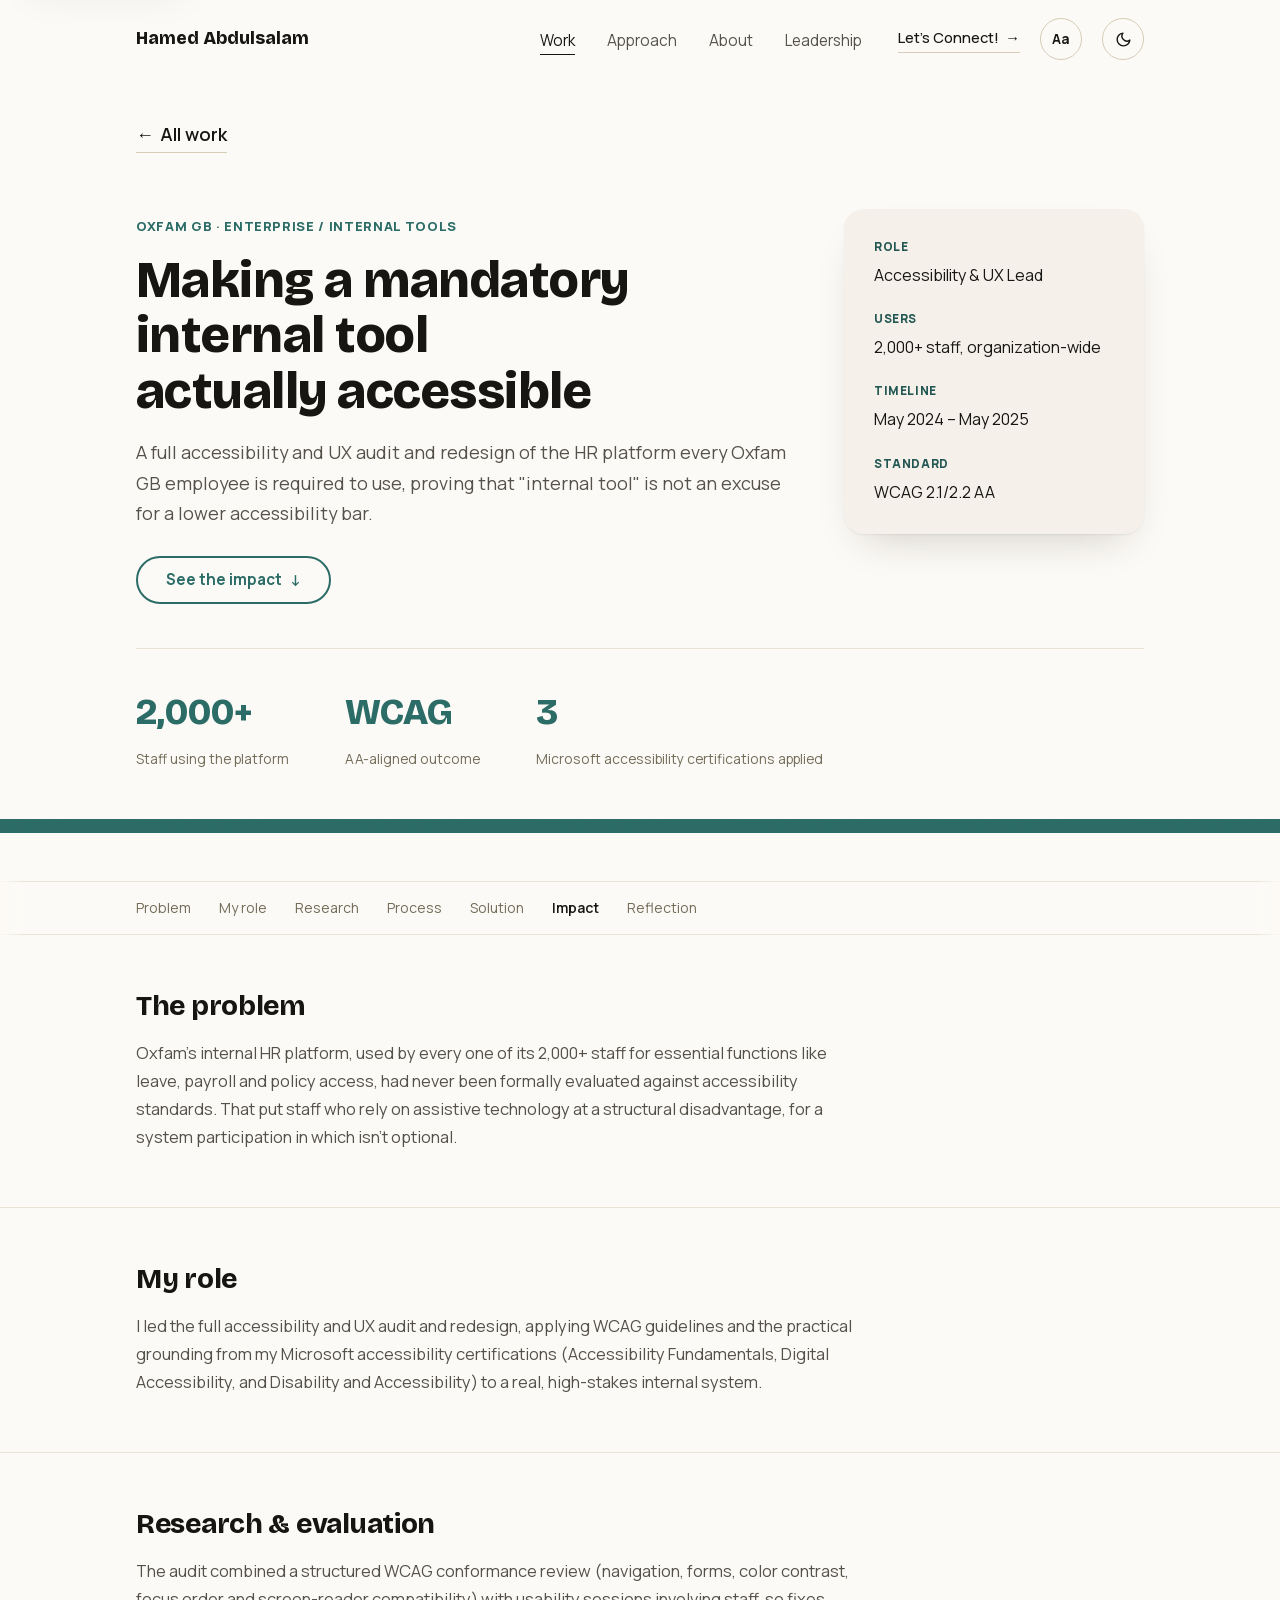
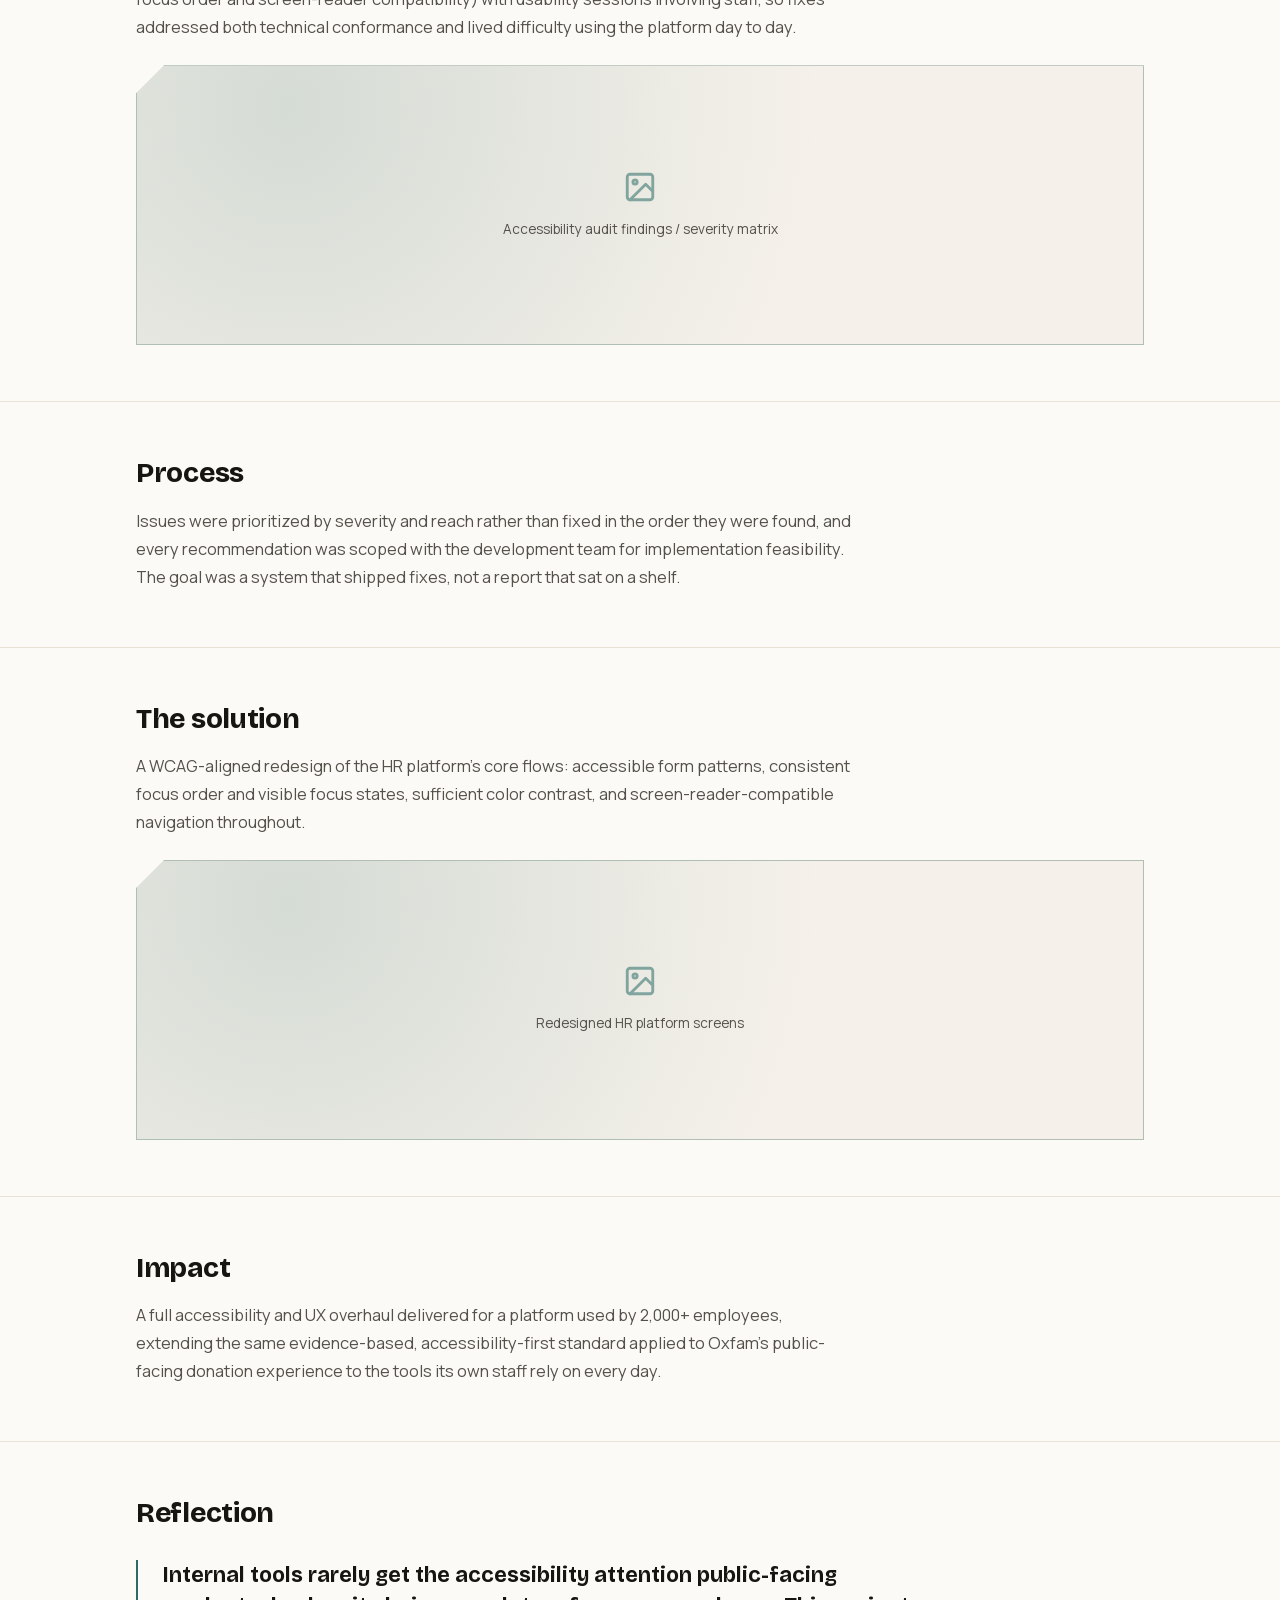
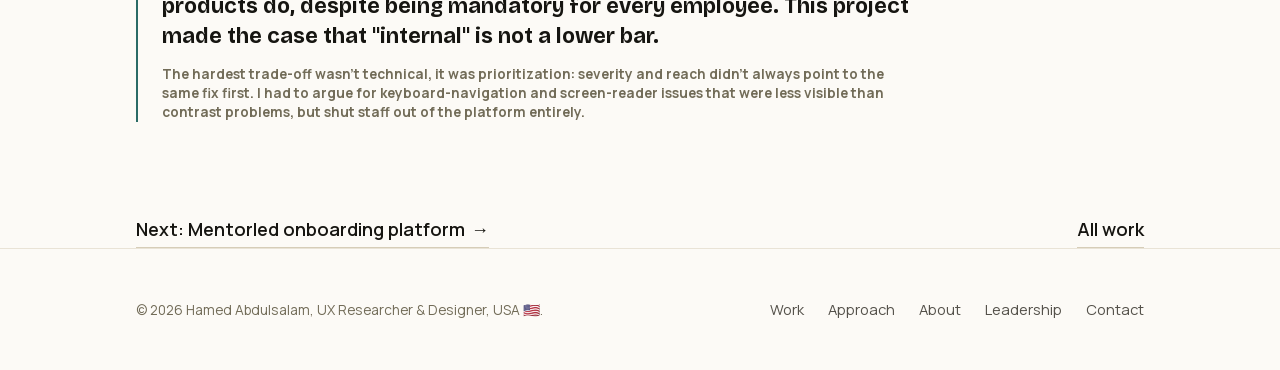
<file: work/oxfam-hr-accessibility.html>
<!doctype html>
<html lang="en">
<head>
<meta charset="utf-8">
<script>
(function(){
  try{
    var t = localStorage.getItem("theme");
    if(!t){ t = window.matchMedia("(prefers-color-scheme: dark)").matches ? "dark" : "light"; }
    document.documentElement.setAttribute("data-theme", t);
  }catch(e){}
})();
</script>
<meta name="viewport" content="width=device-width, initial-scale=1">
<title>Oxfam GB: HR Platform Accessibility Overhaul · Hamed Abdulsalam</title>
<meta name="description" content="Leading a full WCAG-aligned accessibility and UX overhaul of Oxfam GB's internal HR platform, used by 2,000+ staff.">
<meta property="og:type" content="website">
<meta property="og:title" content="Oxfam GB: HR Platform Accessibility Overhaul · Hamed Abdulsalam">
<meta property="og:description" content="Leading a full WCAG-aligned accessibility and UX overhaul of Oxfam GB's internal HR platform, used by 2,000+ staff.">
<meta property="og:url" content="https://hamedabdulsalam.com/work/oxfam-hr-accessibility.html">
<meta property="og:image" content="https://hamedabdulsalam.com/images/oxfam-redesign-hifi-1.jpg">
<meta property="og:site_name" content="Hamed Abdulsalam">
<meta name="twitter:card" content="summary_large_image">
<meta name="twitter:title" content="Oxfam GB: HR Platform Accessibility Overhaul · Hamed Abdulsalam">
<meta name="twitter:description" content="Leading a full WCAG-aligned accessibility and UX overhaul of Oxfam GB's internal HR platform, used by 2,000+ staff.">
<meta name="twitter:image" content="https://hamedabdulsalam.com/images/oxfam-redesign-hifi-1.jpg">
<meta name="theme-color" id="theme-color-meta" content="#FCFAF6">
<link rel="icon" href="data:image/svg+xml,%3Csvg xmlns='http://www.w3.org/2000/svg' viewBox='0 0 64 64'%3E%3Crect width='64' height='64' rx='14' fill='%23111112'/%3E%3Ctext x='32' y='42' font-family='Georgia,serif' font-size='24' fill='%23FFFFFF' text-anchor='middle'%3EHA%3C/text%3E%3C/svg%3E">
<link rel="preload" href="../fonts/BricolageGrotesque-Variable.woff2" as="font" type="font/woff2" crossorigin>
<link rel="preload" href="../fonts/Manrope-Variable.woff2" as="font" type="font/woff2" crossorigin>
<link rel="stylesheet" href="../css/styles.css?v=202608071521">
</head>
<body data-page="work" class="accent-teal">
<script>window.SITE_ROOT = "../";</script>
<a class="skip-link" href="#main-content">Skip to main content</a>
<header class="site-header" id="site-header"></header>

<main id="main-content">
  <div class="shell">
    <p class="mt-5"><a class="link-arrow" href="../work.html"><span class="a" aria-hidden="true">←</span> All work</a></p>
  </div>

  <section class="cs-hero">
    <div class="shell">
      <div class="cs-hero-grid">
        <div class="cs-hero-main">
          <span class="org">Oxfam GB · Enterprise / Internal tools</span>
          <h1>Making a mandatory internal tool actually accessible</h1>
          <p class="dek">A full accessibility and UX audit and redesign of the HR platform every Oxfam GB employee is required to use, proving that "internal tool" is not an excuse for a lower accessibility bar.</p>
          <div class="cta-row"><a class="btn-pill" href="#impact">See the impact <span aria-hidden="true">↓</span></a></div>
        </div>
        <div class="meta-card">
          <div class="item"><div class="k">Role</div><div class="v">Accessibility &amp; UX Lead</div></div>
          <div class="item"><div class="k">Users</div><div class="v">2,000+ staff, organization-wide</div></div>
          <div class="item"><div class="k">Timeline</div><div class="v">May 2024 – May 2025</div></div>
          <div class="item"><div class="k">Standard</div><div class="v">WCAG 2.1/2.2 AA</div></div>
        </div>
      </div>

      <div class="metric-row">
        <div class="stat"><div class="num">2,000+</div><div class="label">Staff using the platform</div></div>
        <div class="stat"><div class="num">WCAG</div><div class="label">AA-aligned outcome</div></div>
        <div class="stat"><div class="num">3</div><div class="label">Microsoft accessibility certifications applied</div></div>
      </div>
    </div>
    <div class="color-bar"></div>
  </section>

  <nav class="cs-nav" aria-label="On this page">
    <div class="shell scroll-x">
      <a href="#problem">Problem</a>
      <a href="#role">My role</a>
      <a href="#research">Research</a>
      <a href="#process">Process</a>
      <a href="#solution">Solution</a>
      <a href="#impact">Impact</a>
      <a href="#reflection">Reflection</a>
    </div>
  </nav>

  <section class="cs-section" id="problem">
    <div class="shell">
      <h2>The problem</h2>
      <div class="prose">
        <p>Oxfam's internal HR platform, used by every one of its 2,000+ staff for essential functions like leave, payroll and policy access, had never been formally evaluated against accessibility standards. That put staff who rely on assistive technology at a structural disadvantage, for a system participation in which isn't optional.</p>
      </div>
    </div>
  </section>

  <section class="cs-section" id="role">
    <div class="shell">
      <h2>My role</h2>
      <div class="prose">
        <p>I led the full accessibility and UX audit and redesign, applying WCAG guidelines and the practical grounding from my Microsoft accessibility certifications (Accessibility Fundamentals, Digital Accessibility, and Disability and Accessibility) to a real, high-stakes internal system.</p>
      </div>
    </div>
  </section>

  <section class="cs-section" id="research">
    <div class="shell">
      <h2>Research &amp; evaluation</h2>
      <div class="prose">
        <p>The audit combined a structured WCAG conformance review (navigation, forms, color contrast, focus order and screen-reader compatibility) with usability sessions involving staff, so fixes addressed both technical conformance and lived difficulty using the platform day to day.</p>
      </div>
      <div class="img-slot">Accessibility audit findings / severity matrix</div>
    </div>
  </section>

  <section class="cs-section" id="process">
    <div class="shell">
      <h2>Process</h2>
      <div class="prose">
        <p>Issues were prioritized by severity and reach rather than fixed in the order they were found, and every recommendation was scoped with the development team for implementation feasibility. The goal was a system that shipped fixes, not a report that sat on a shelf.</p>
      </div>
    </div>
  </section>

  <section class="cs-section" id="solution">
    <div class="shell">
      <h2>The solution</h2>
      <div class="prose">
        <p>A WCAG-aligned redesign of the HR platform's core flows: accessible form patterns, consistent focus order and visible focus states, sufficient color contrast, and screen-reader-compatible navigation throughout.</p>
      </div>
      <div class="img-slot">Redesigned HR platform screens</div>
    </div>
  </section>

  <section class="cs-section" id="impact">
    <div class="shell">
      <h2>Impact</h2>
      <div class="prose">
        <p>A full accessibility and UX overhaul delivered for a platform used by 2,000+ employees, extending the same evidence-based, accessibility-first standard applied to Oxfam's public-facing donation experience to the tools its own staff rely on every day.</p>
      </div>
    </div>
  </section>

  <section class="cs-section" id="reflection">
    <div class="shell">
      <h2>Reflection</h2>
      <blockquote class="pull">
        Internal tools rarely get the accessibility attention public-facing products do, despite being mandatory for every employee. This project made the case that "internal" is not a lower bar.
        <cite>The hardest trade-off wasn't technical, it was prioritization: severity and reach didn't always point to the same fix first. I had to argue for keyboard-navigation and screen-reader issues that were less visible than contrast problems, but shut staff out of the platform entirely.</cite>
      </blockquote>
    </div>
  </section>

  <div class="shell">
    <div class="next-cs">
      <a class="link-arrow" href="mentorled-onboarding.html">Next: Mentorled onboarding platform <span class="a" aria-hidden="true">→</span></a>
      <a class="link-arrow" href="../work.html">All work</a>
    </div>
  </div>
</main>

<footer class="site-footer" id="site-footer"></footer>
<script src="../js/site.js?v=202608071521"></script>
</body>
</html>
</file>
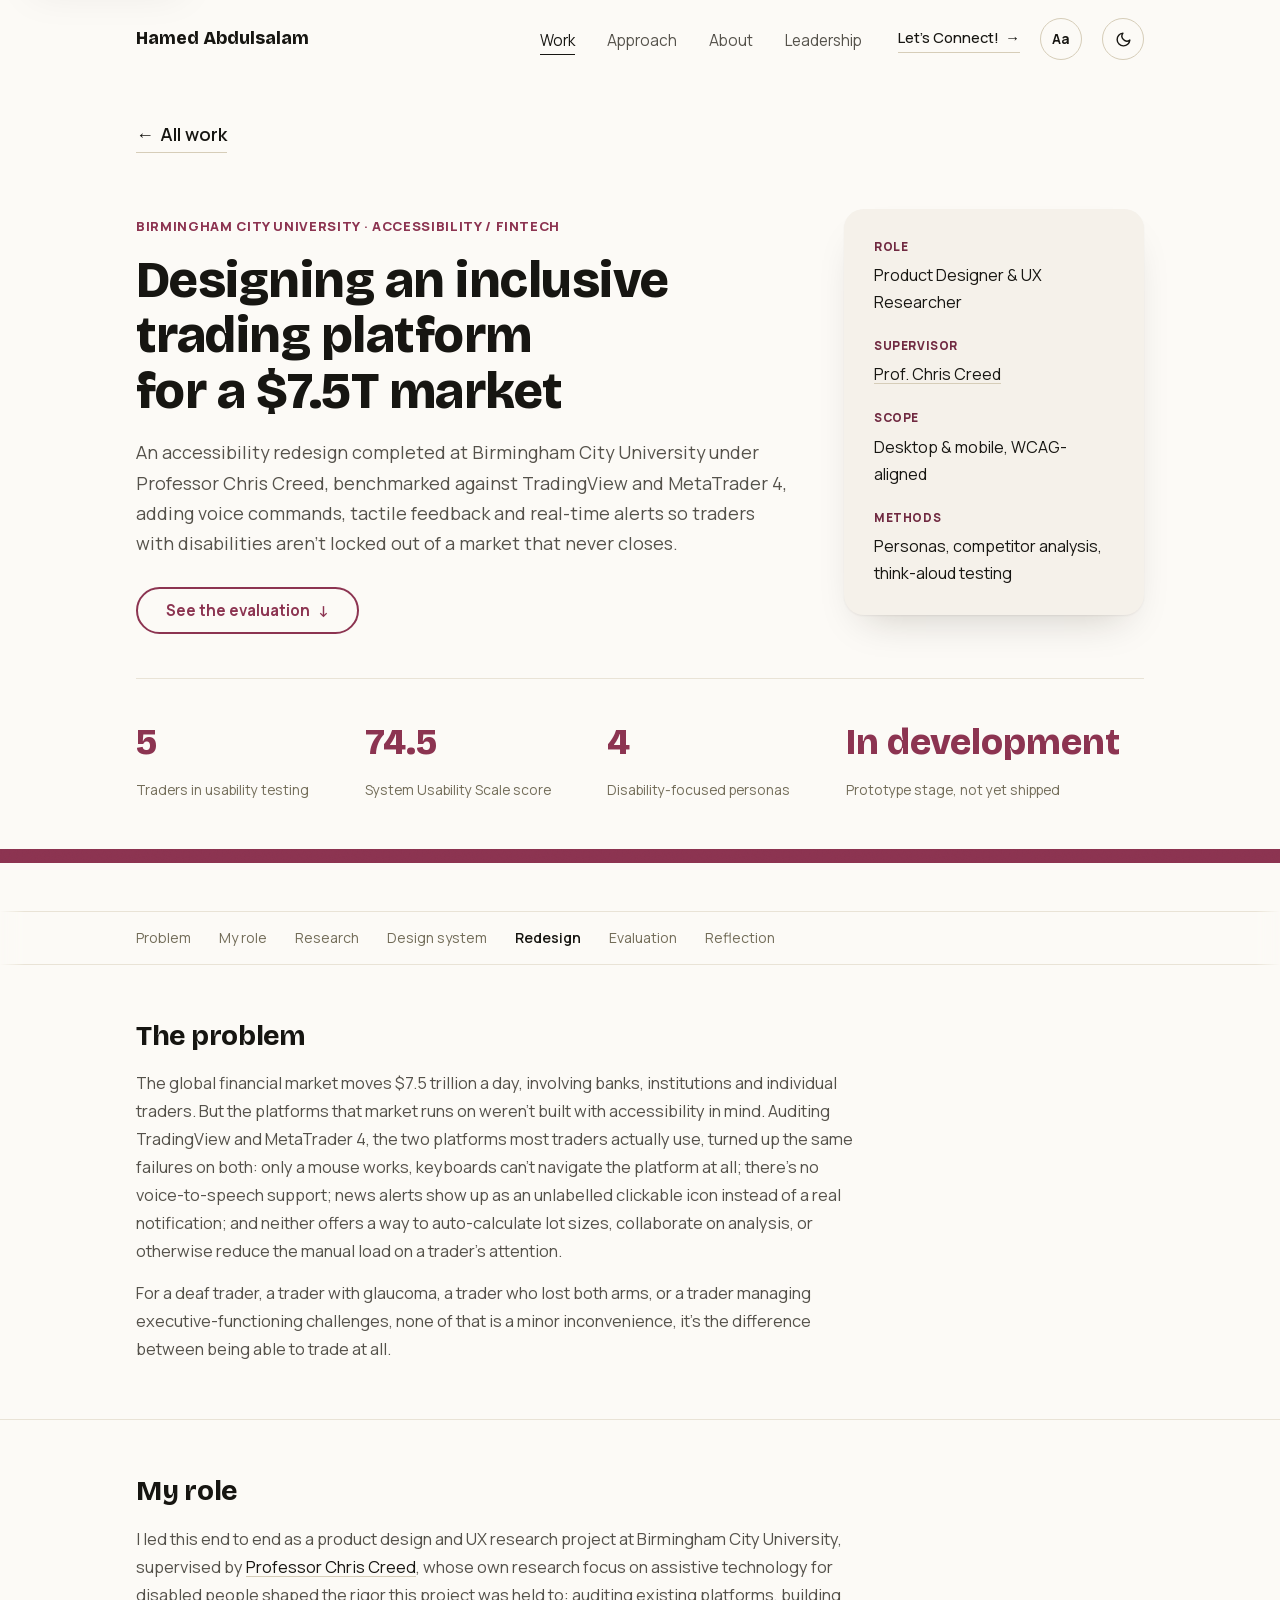
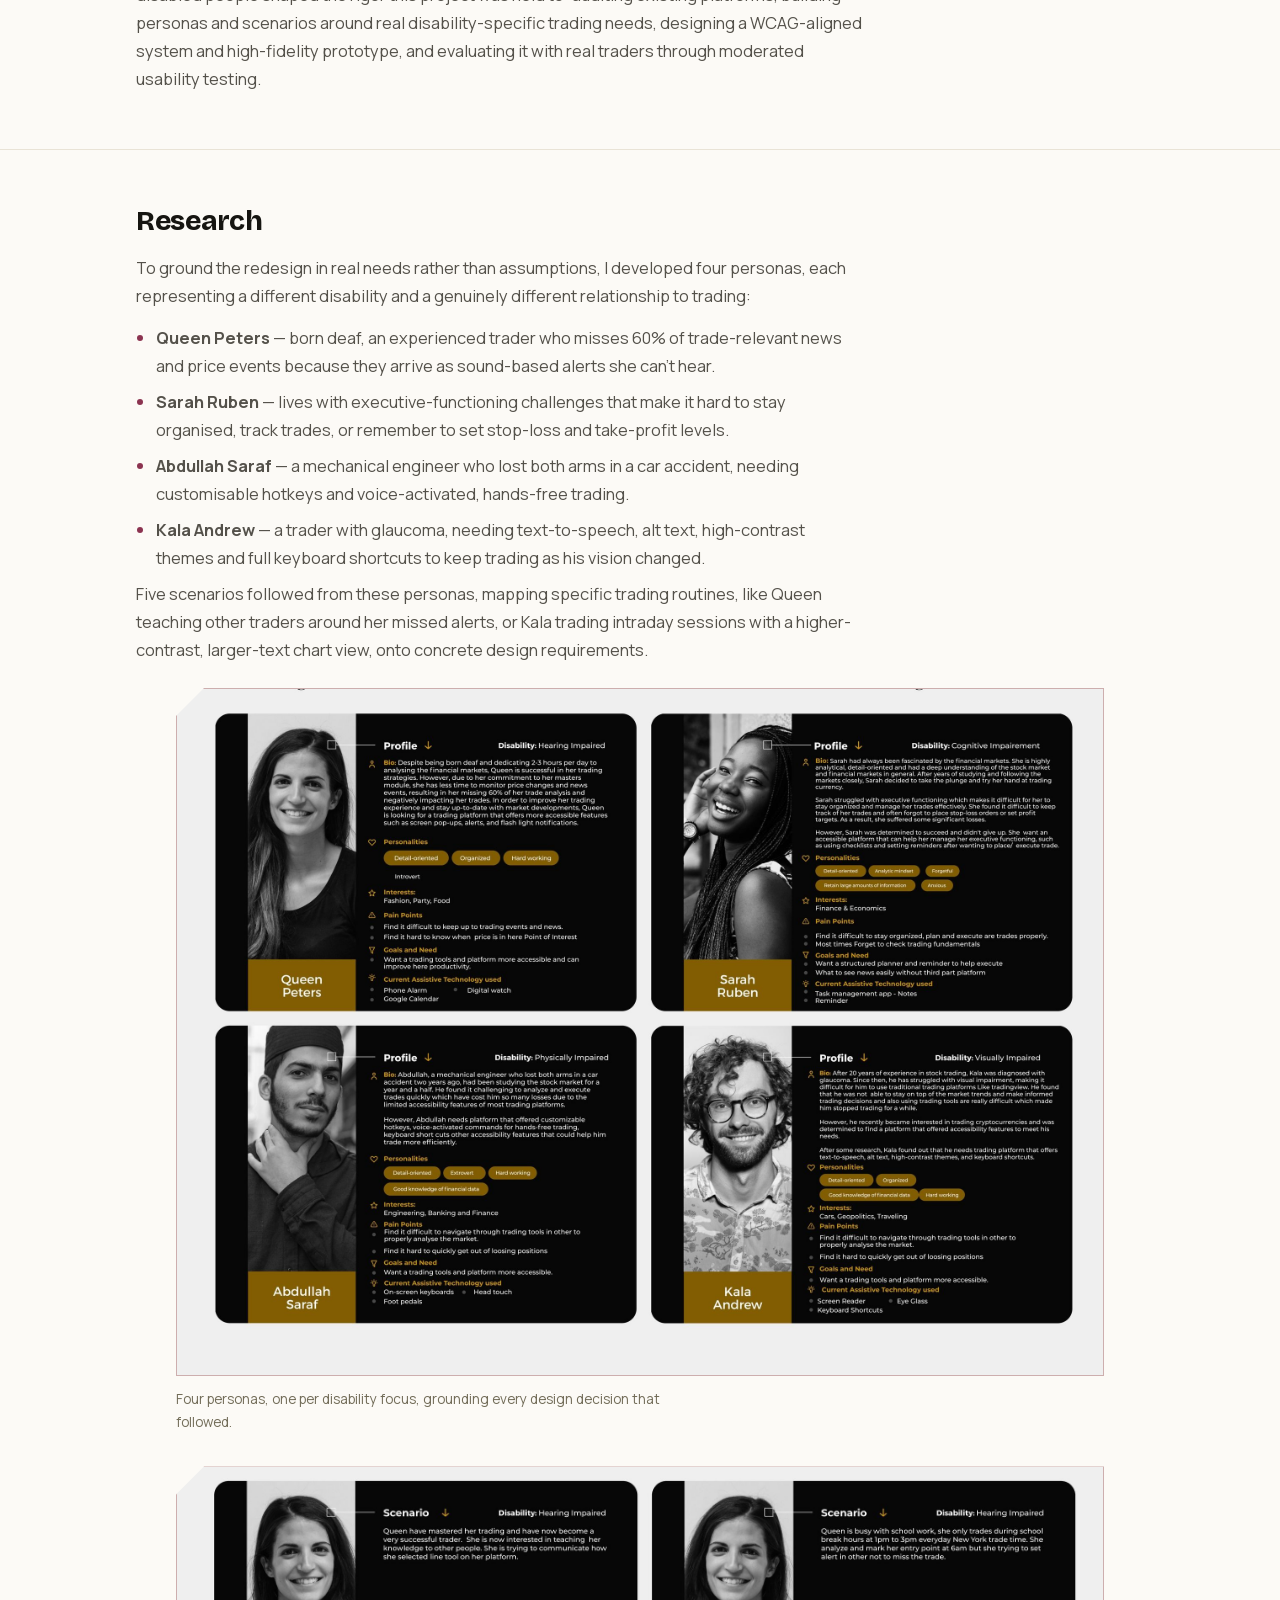
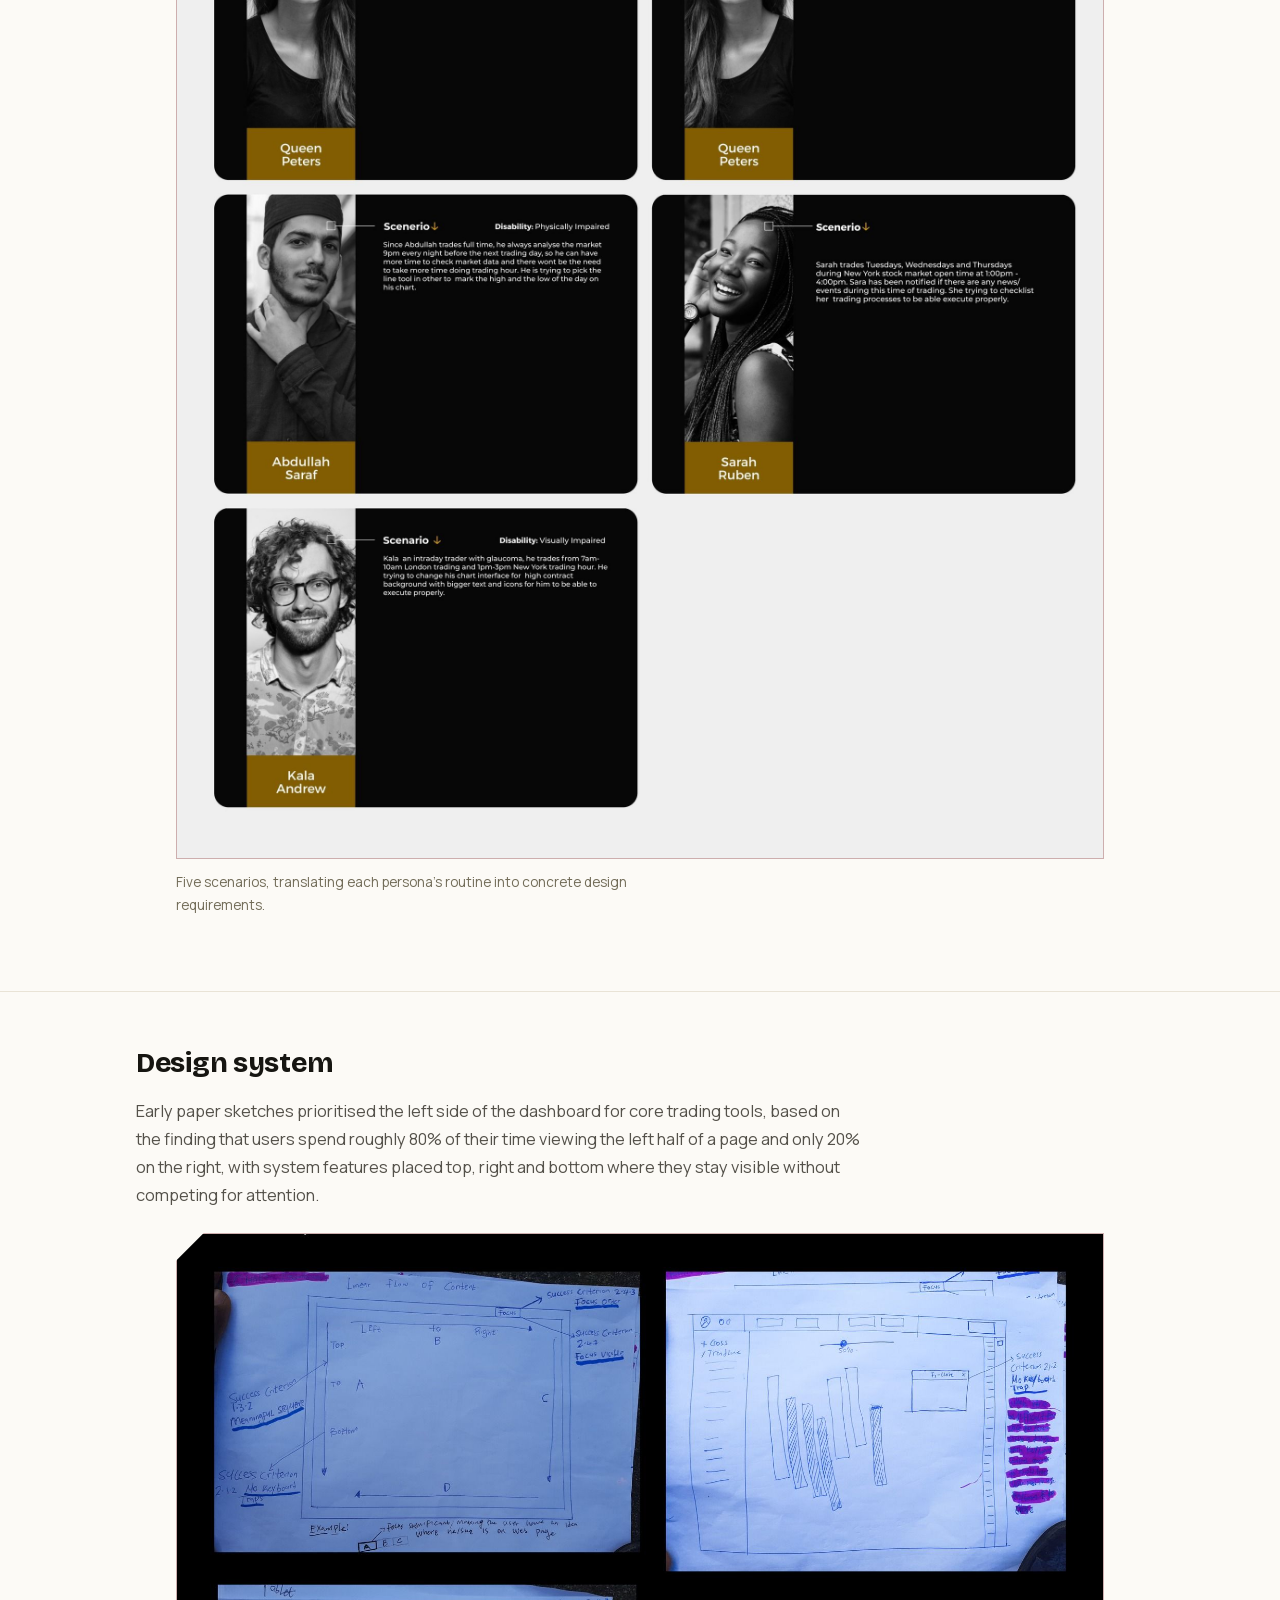
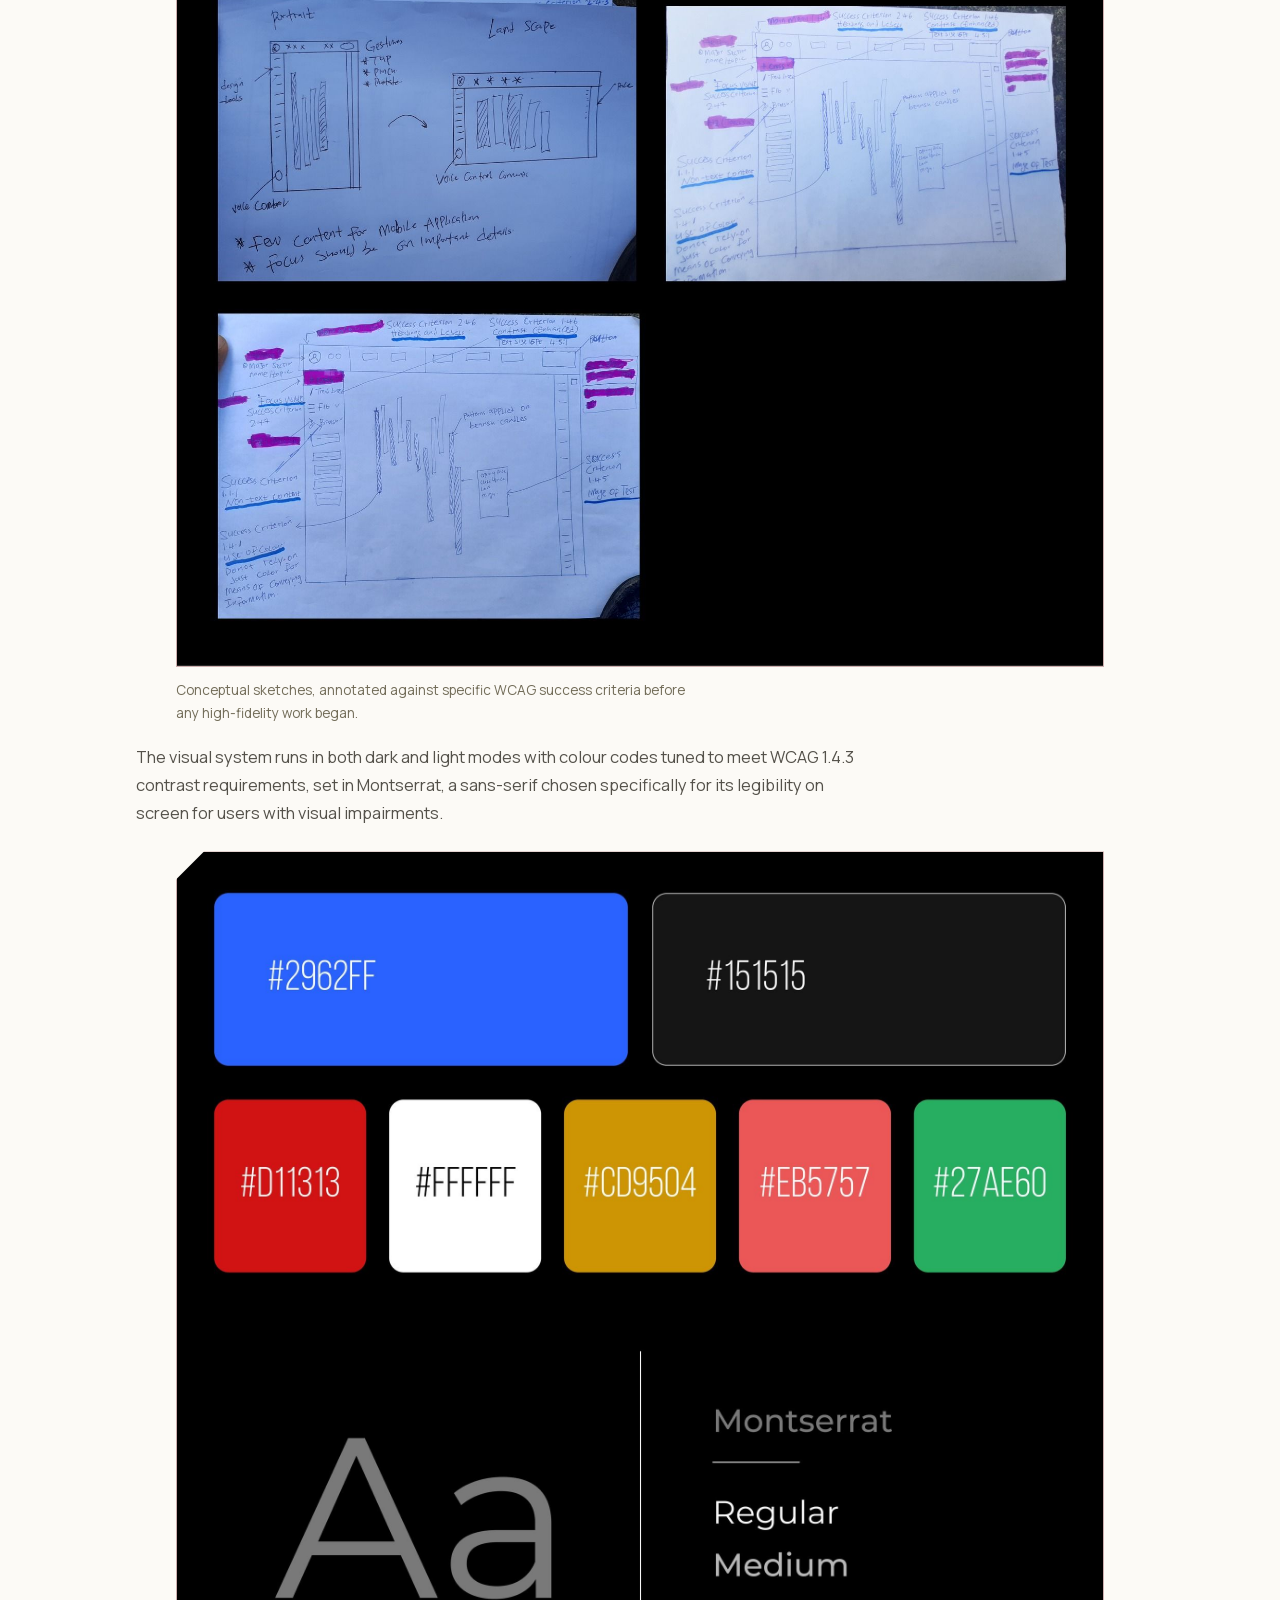
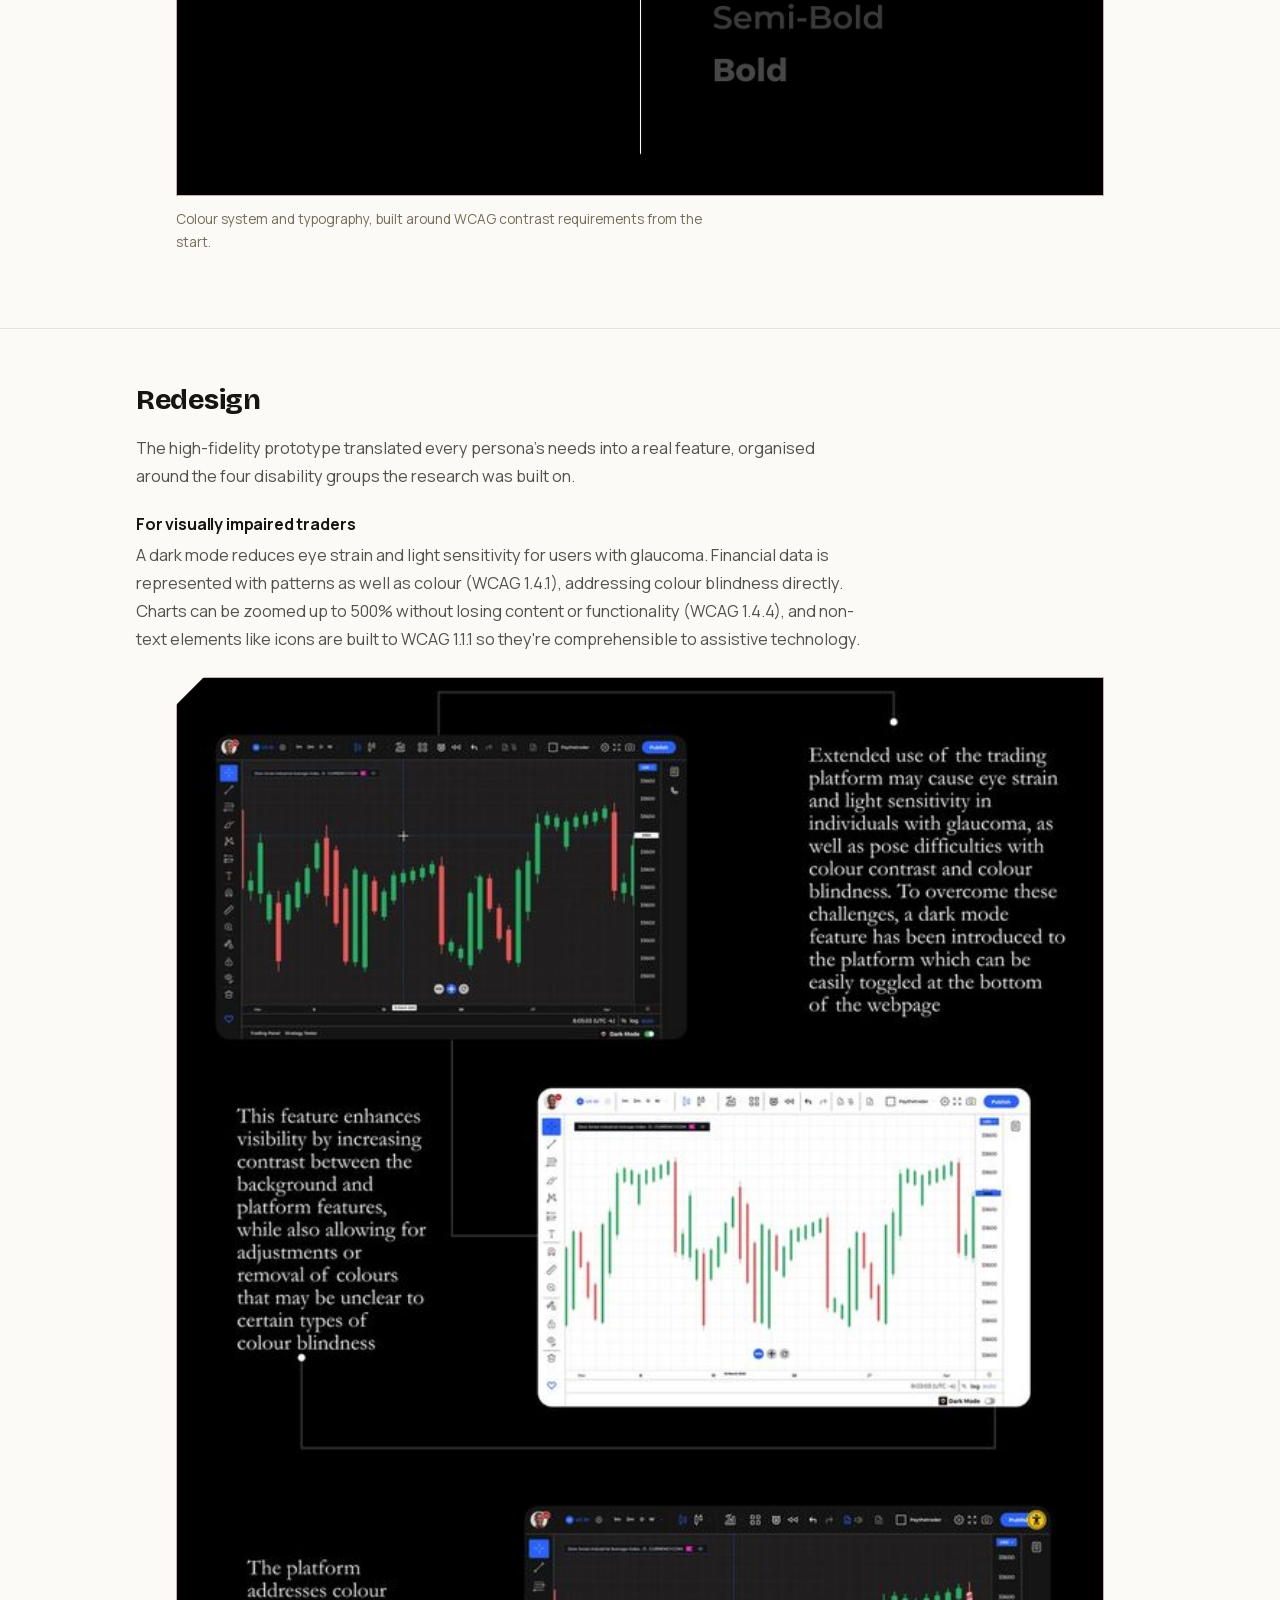
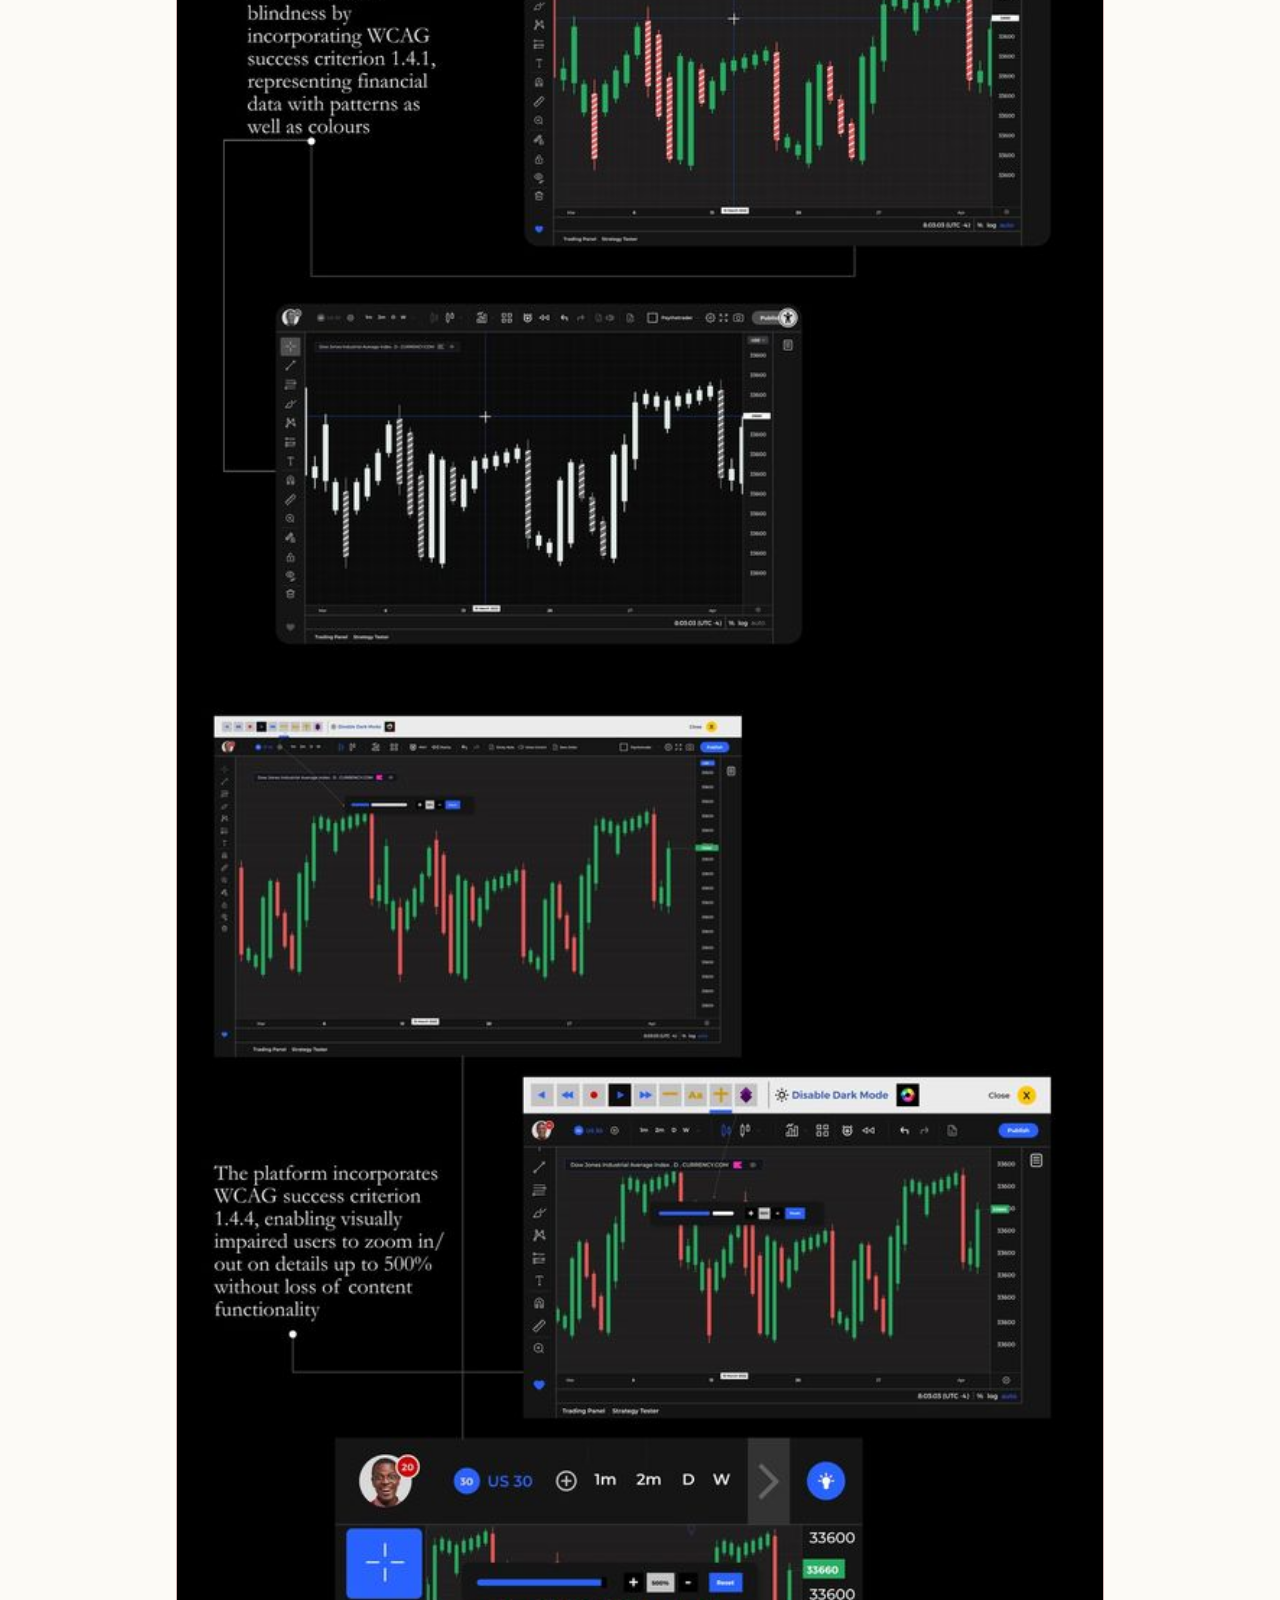
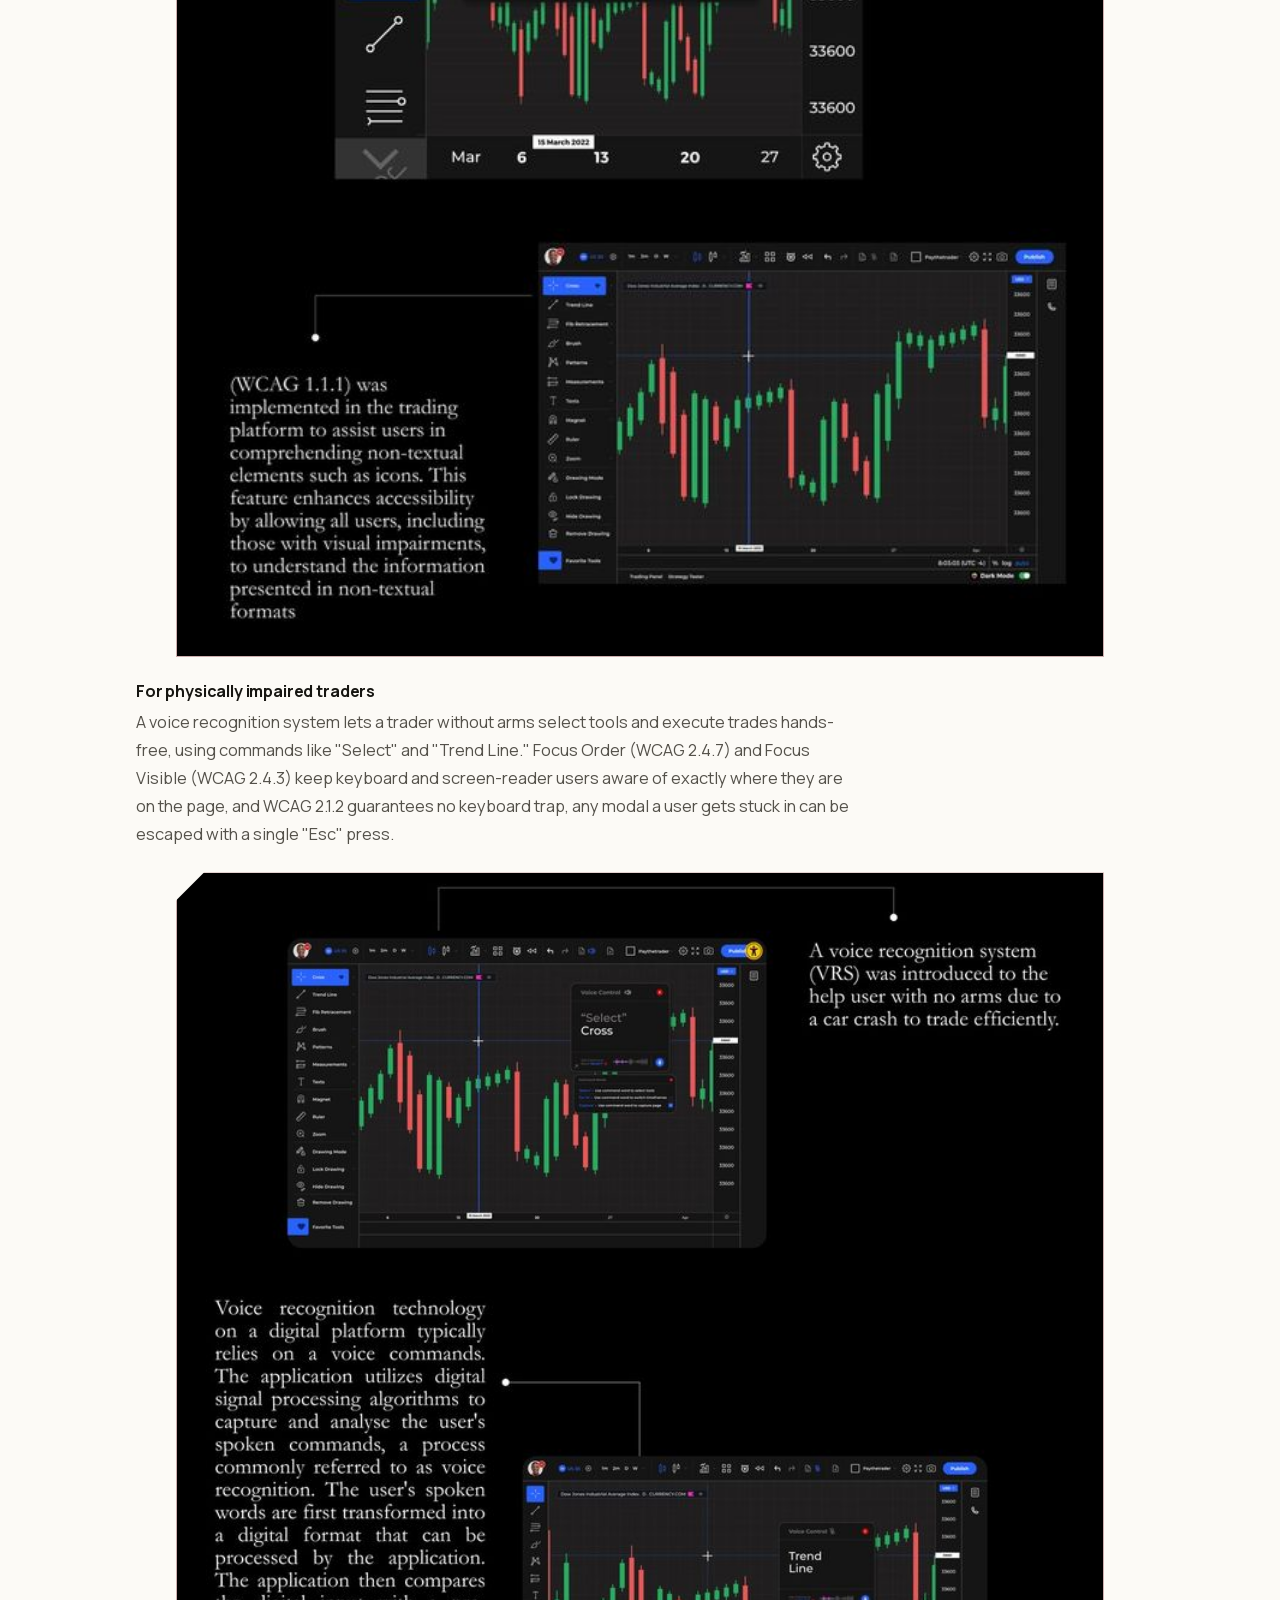
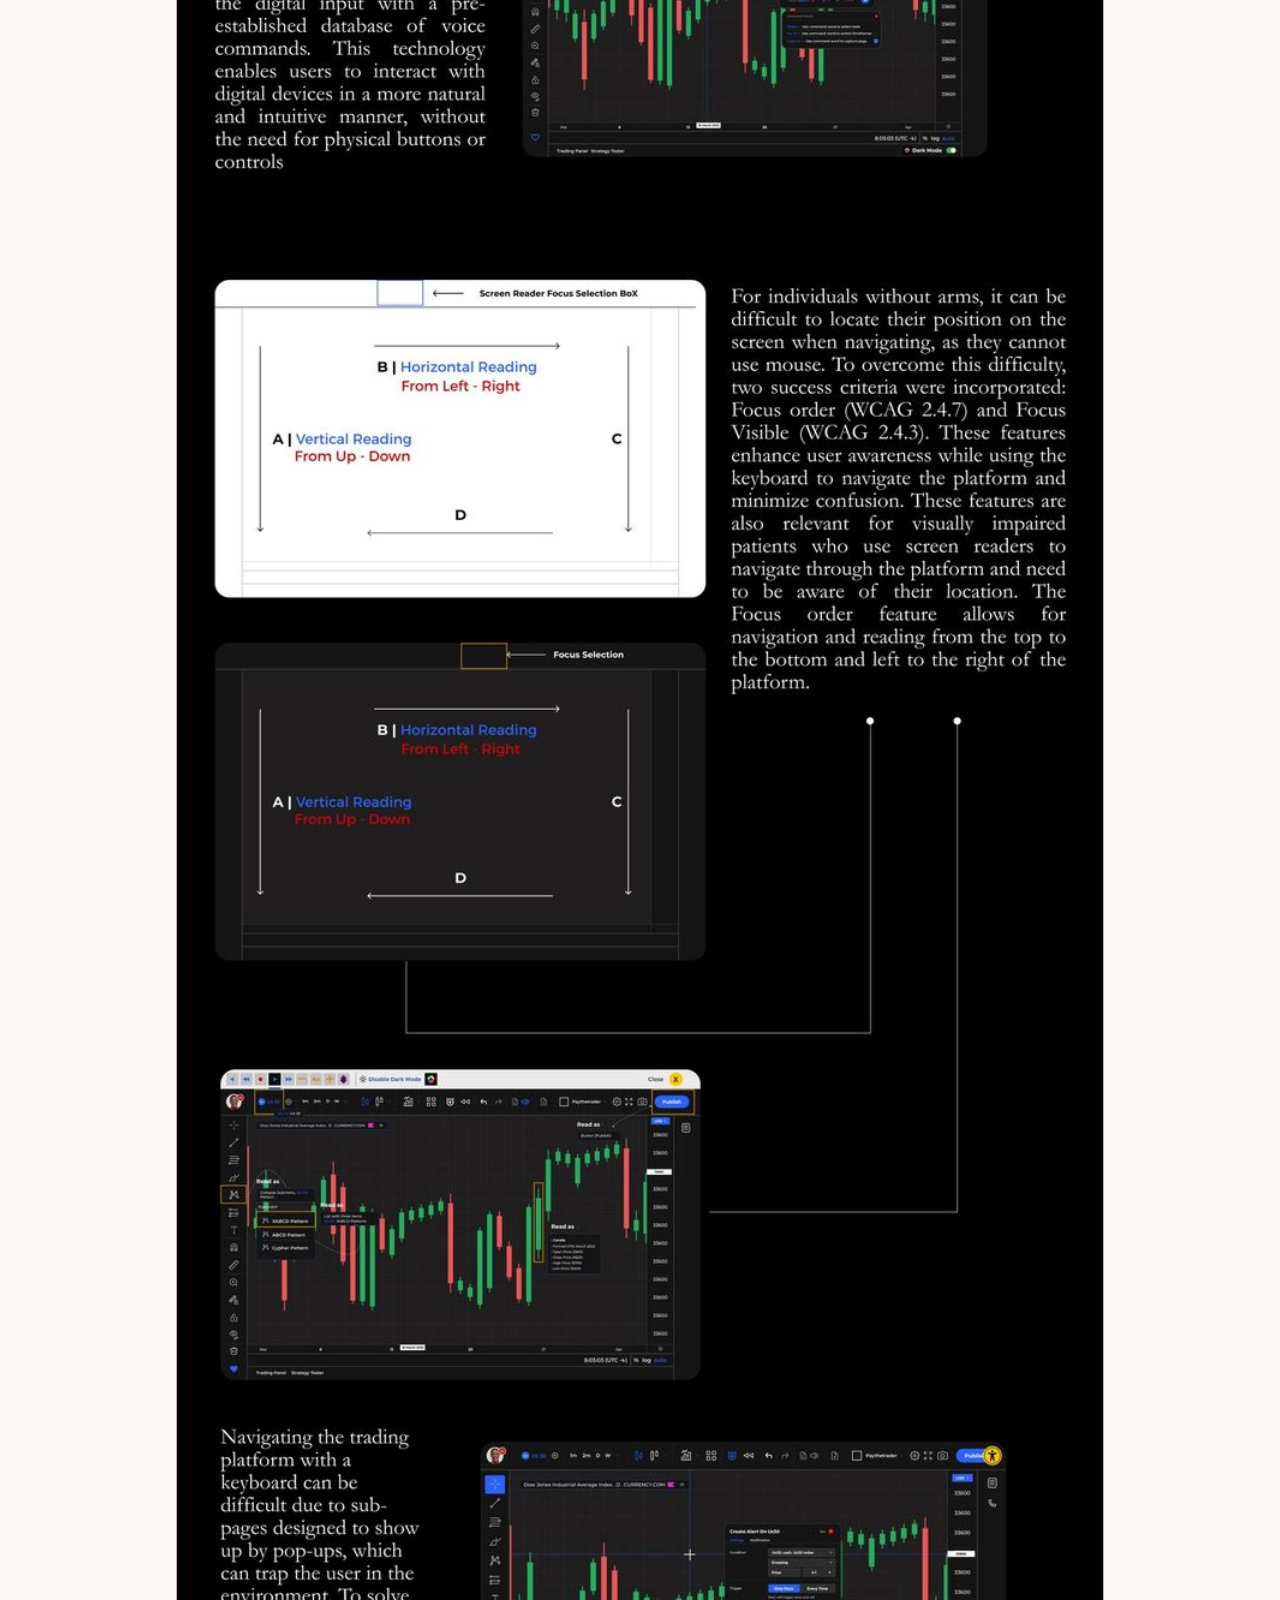
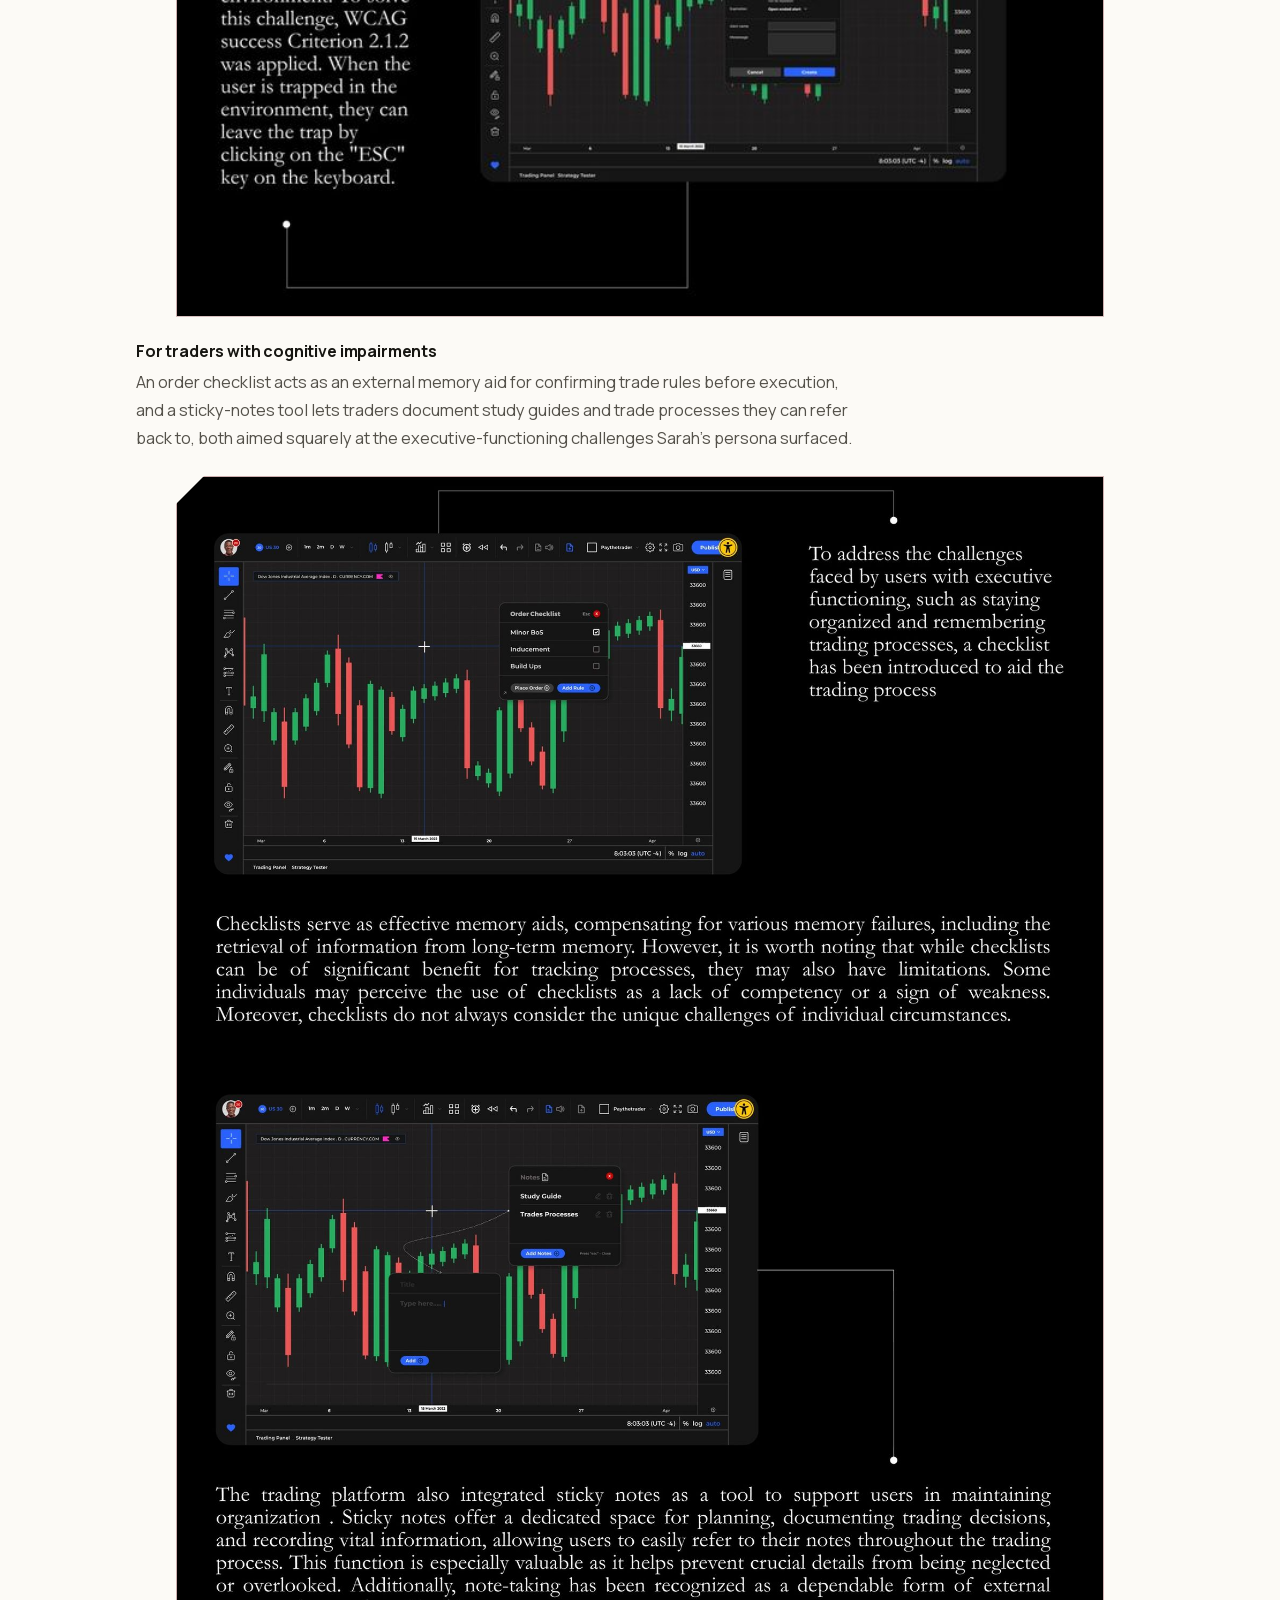
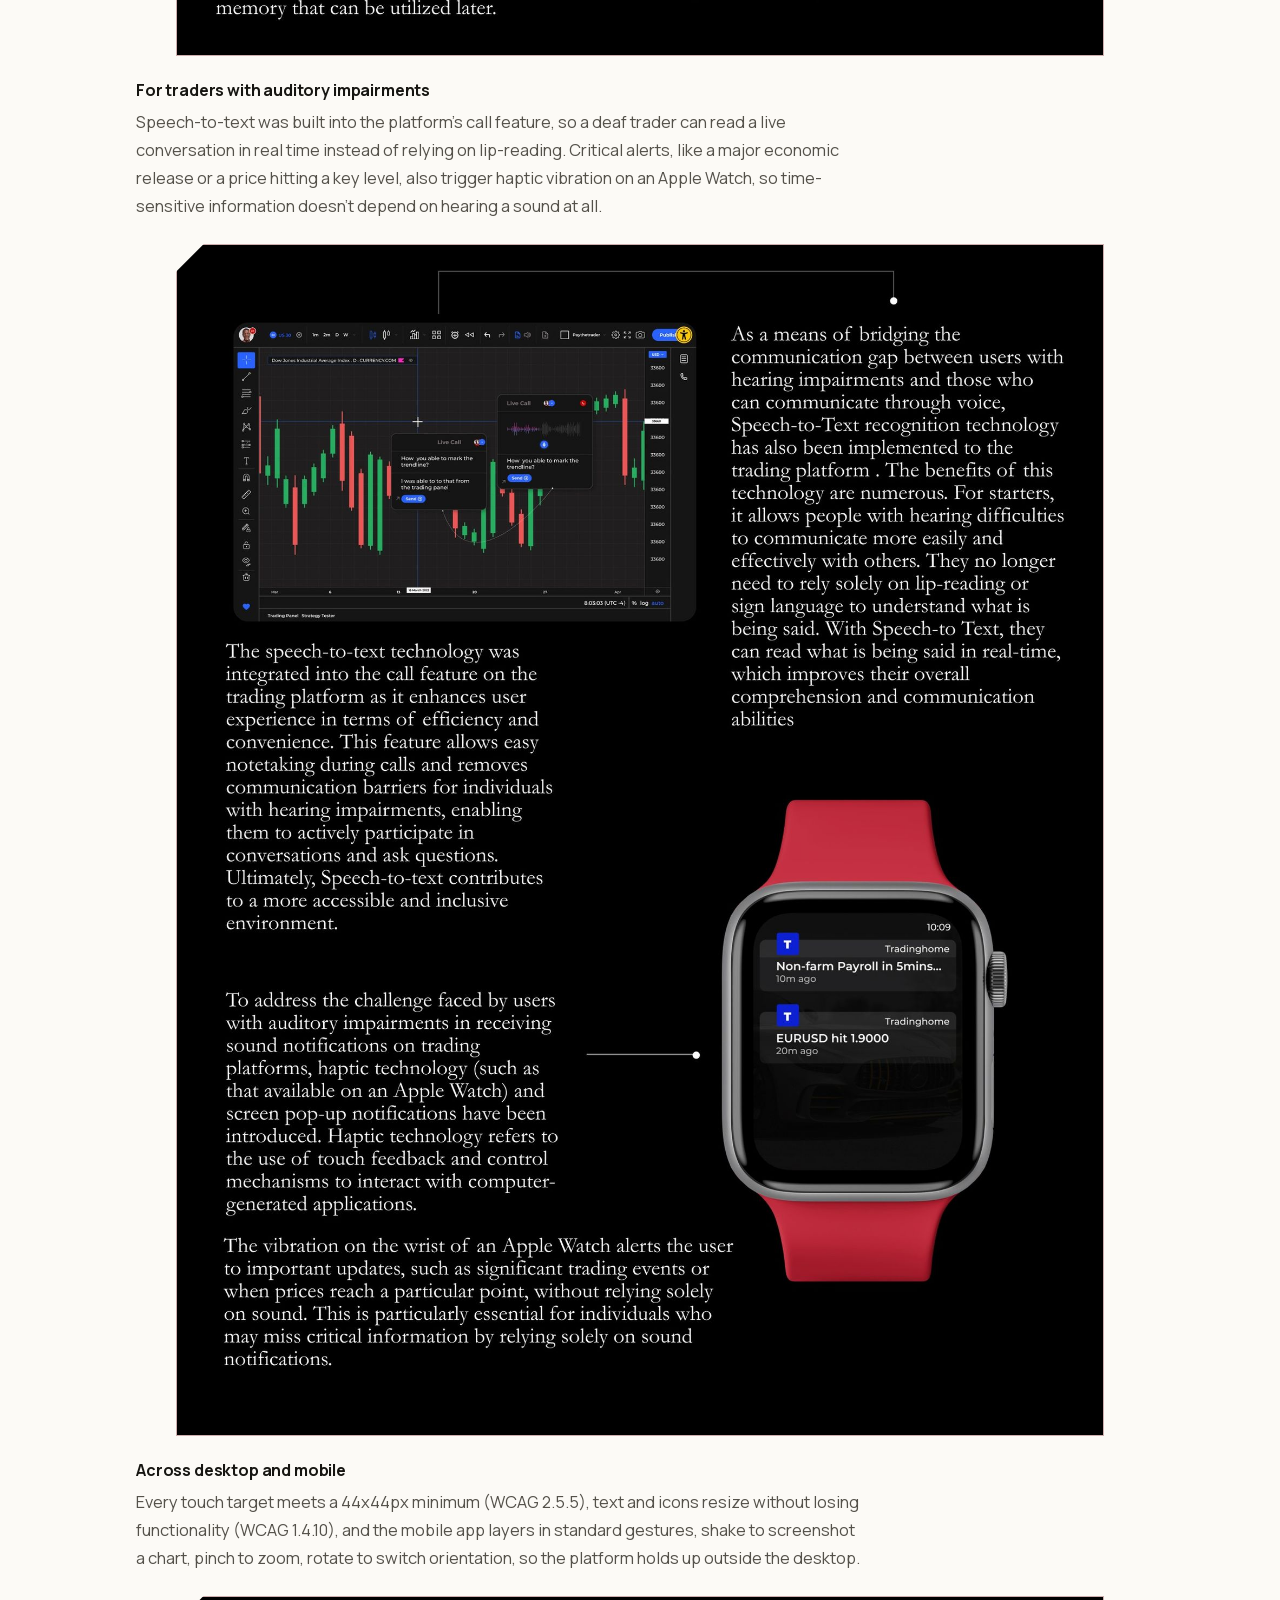
<file: work/trading-platform.html>
<!doctype html>
<html lang="en">
<head>
<meta charset="utf-8">
<script>
(function(){
  try{
    var t = localStorage.getItem("theme");
    if(!t){ t = window.matchMedia("(prefers-color-scheme: dark)").matches ? "dark" : "light"; }
    document.documentElement.setAttribute("data-theme", t);
  }catch(e){}
})();
</script>
<meta name="viewport" content="width=device-width, initial-scale=1">
<title>An Inclusive Trading Platform: Accessible Financial Market UX · Hamed Abdulsalam</title>
<meta name="description" content="An accessibility redesign of a financial market trading platform, completed at Birmingham City University under Professor Chris Creed, benchmarked against TradingView and MetaTrader 4, with voice commands, tactile feedback and real-time alerts, validated with 5 traders (SUS 74.5).">
<meta property="og:type" content="website">
<meta property="og:title" content="An Inclusive Trading Platform: Accessible Financial Market UX · Hamed Abdulsalam">
<meta property="og:description" content="An accessibility redesign of a financial market trading platform, completed at Birmingham City University under Professor Chris Creed, benchmarked against TradingView and MetaTrader 4, with voice commands, tactile feedback and real-time alerts, validated with 5 traders (SUS 74.5).">
<meta property="og:url" content="https://hamedabdulsalam.com/work/trading-platform.html">
<meta property="og:image" content="https://hamedabdulsalam.com/images/trading-thumb.jpg">
<meta property="og:site_name" content="Hamed Abdulsalam">
<meta name="twitter:card" content="summary_large_image">
<meta name="twitter:title" content="An Inclusive Trading Platform: Accessible Financial Market UX · Hamed Abdulsalam">
<meta name="twitter:description" content="An accessibility redesign of a financial market trading platform, completed at Birmingham City University under Professor Chris Creed, benchmarked against TradingView and MetaTrader 4, with voice commands, tactile feedback and real-time alerts, validated with 5 traders (SUS 74.5).">
<meta name="twitter:image" content="https://hamedabdulsalam.com/images/trading-thumb.jpg">
<meta name="theme-color" id="theme-color-meta" content="#FCFAF6">
<link rel="icon" href="data:image/svg+xml,%3Csvg xmlns='http://www.w3.org/2000/svg' viewBox='0 0 64 64'%3E%3Crect width='64' height='64' rx='14' fill='%23111112'/%3E%3Ctext x='32' y='42' font-family='Georgia,serif' font-size='24' fill='%23FFFFFF' text-anchor='middle'%3EHA%3C/text%3E%3C/svg%3E">
<link rel="preload" href="../fonts/BricolageGrotesque-Variable.woff2" as="font" type="font/woff2" crossorigin>
<link rel="preload" href="../fonts/Manrope-Variable.woff2" as="font" type="font/woff2" crossorigin>
<link rel="stylesheet" href="../css/styles.css?v=202608071521">
</head>
<body data-page="work" class="accent-plum">
<script>window.SITE_ROOT = "../";</script>
<a class="skip-link" href="#main-content">Skip to main content</a>
<header class="site-header" id="site-header"></header>

<main id="main-content">
  <div class="shell">
    <p class="mt-5"><a class="link-arrow" href="../work.html"><span class="a" aria-hidden="true">←</span> All work</a></p>
  </div>

  <section class="cs-hero">
    <div class="shell">
      <div class="cs-hero-grid">
        <div class="cs-hero-main">
          <span class="org">Birmingham City University · Accessibility / Fintech</span>
          <h1>Designing an inclusive trading platform for a $7.5T market</h1>
          <p class="dek">An accessibility redesign completed at Birmingham City University under Professor Chris Creed, benchmarked against TradingView and MetaTrader 4, adding voice commands, tactile feedback and real-time alerts so traders with disabilities aren't locked out of a market that never closes.</p>
          <div class="cta-row"><a class="btn-pill" href="#evaluation">See the evaluation <span aria-hidden="true">↓</span></a></div>
        </div>
        <div class="meta-card">
          <div class="item"><div class="k">Role</div><div class="v">Product Designer &amp; UX Researcher</div></div>
          <div class="item"><div class="k">Supervisor</div><div class="v"><a href="https://www.bcu.ac.uk/subject-areas/computing/staff/chris-creed" target="_blank" rel="noopener noreferrer">Prof. Chris Creed</a></div></div>
          <div class="item"><div class="k">Scope</div><div class="v">Desktop &amp; mobile, WCAG-aligned</div></div>
          <div class="item"><div class="k">Methods</div><div class="v">Personas, competitor analysis, think-aloud testing</div></div>
        </div>
      </div>

      <div class="metric-row">
        <div class="stat"><div class="num">5</div><div class="label">Traders in usability testing</div></div>
        <div class="stat"><div class="num">74.5</div><div class="label">System Usability Scale score</div></div>
        <div class="stat"><div class="num">4</div><div class="label">Disability-focused personas</div></div>
        <div class="stat"><div class="num">In development</div><div class="label">Prototype stage, not yet shipped</div></div>
      </div>
    </div>
    <div class="color-bar"></div>
  </section>

  <nav class="cs-nav" aria-label="On this page">
    <div class="shell scroll-x">
      <a href="#problem">Problem</a>
      <a href="#role">My role</a>
      <a href="#research">Research</a>
      <a href="#system">Design system</a>
      <a href="#redesign">Redesign</a>
      <a href="#evaluation">Evaluation</a>
      <a href="#reflection">Reflection</a>
    </div>
  </nav>

  <section class="cs-section" id="problem">
    <div class="shell">
      <h2>The problem</h2>
      <div class="prose">
        <p>The global financial market moves $7.5 trillion a day, involving banks, institutions and individual traders. But the platforms that market runs on weren't built with accessibility in mind. Auditing TradingView and MetaTrader 4, the two platforms most traders actually use, turned up the same failures on both: only a mouse works, keyboards can't navigate the platform at all; there's no voice-to-speech support; news alerts show up as an unlabelled clickable icon instead of a real notification; and neither offers a way to auto-calculate lot sizes, collaborate on analysis, or otherwise reduce the manual load on a trader's attention.</p>
        <p>For a deaf trader, a trader with glaucoma, a trader who lost both arms, or a trader managing executive-functioning challenges, none of that is a minor inconvenience, it's the difference between being able to trade at all.</p>
      </div>
    </div>
  </section>

  <section class="cs-section" id="role">
    <div class="shell">
      <h2>My role</h2>
      <div class="prose">
        <p>I led this end to end as a product design and UX research project at Birmingham City University, supervised by <a href="https://www.bcu.ac.uk/subject-areas/computing/staff/chris-creed" target="_blank" rel="noopener noreferrer">Professor Chris Creed</a>, whose own research focus on assistive technology for disabled people shaped the rigor this project was held to: auditing existing platforms, building personas and scenarios around real disability-specific trading needs, designing a WCAG-aligned system and high-fidelity prototype, and evaluating it with real traders through moderated usability testing.</p>
      </div>
    </div>
  </section>

  <section class="cs-section" id="research">
    <div class="shell">
      <h2>Research</h2>
      <div class="prose">
        <p>To ground the redesign in real needs rather than assumptions, I developed four personas, each representing a different disability and a genuinely different relationship to trading:</p>
        <ul>
          <li><strong>Queen Peters</strong> — born deaf, an experienced trader who misses 60% of trade-relevant news and price events because they arrive as sound-based alerts she can't hear.</li>
          <li><strong>Sarah Ruben</strong> — lives with executive-functioning challenges that make it hard to stay organised, track trades, or remember to set stop-loss and take-profit levels.</li>
          <li><strong>Abdullah Saraf</strong> — a mechanical engineer who lost both arms in a car accident, needing customisable hotkeys and voice-activated, hands-free trading.</li>
          <li><strong>Kala Andrew</strong> — a trader with glaucoma, needing text-to-speech, alt text, high-contrast themes and full keyboard shortcuts to keep trading as his vision changed.</li>
        </ul>
        <p>Five scenarios followed from these personas, mapping specific trading routines, like Queen teaching other traders around her missed alerts, or Kala trading intraday sessions with a higher-contrast, larger-text chart view, onto concrete design requirements.</p>
      </div>
      <figure class="cs-figure">
        <img src="../images/trading-personas.jpg" width="2200" height="1630" alt="Four personas: Queen Peters (hearing impaired), Sarah Ruben (cognitive impairment), Abdullah Saraf (physically impaired), and Kala Andrew (visually impaired), each with bio, pain points, goals and assistive technology used." loading="lazy">
        <figcaption>Four personas, one per disability focus, grounding every design decision that followed.</figcaption>
      </figure>
      <figure class="cs-figure">
        <img src="../images/trading-scenarios.jpg" width="2000" height="2140" alt="Five scenarios mapping each persona's real trading routine and disability-specific challenge onto concrete design requirements." loading="lazy">
        <figcaption>Five scenarios, translating each persona's routine into concrete design requirements.</figcaption>
      </figure>
    </div>
  </section>

  <section class="cs-section" id="system">
    <div class="shell">
      <h2>Design system</h2>
      <div class="prose">
        <p>Early paper sketches prioritised the left side of the dashboard for core trading tools, based on the finding that users spend roughly 80% of their time viewing the left half of a page and only 20% on the right, with system features placed top, right and bottom where they stay visible without competing for attention.</p>
      </div>
      <figure class="cs-figure">
        <img src="../images/trading-sketches.jpg" width="1800" height="2007" alt="Paper wireframe sketches for the trading dashboard, including tablet portrait and landscape layouts with voice control gesture annotations." loading="lazy">
        <figcaption>Conceptual sketches, annotated against specific WCAG success criteria before any high-fidelity work began.</figcaption>
      </figure>
      <div class="prose">
        <p>The visual system runs in both dark and light modes with colour codes tuned to meet WCAG 1.4.3 contrast requirements, set in Montserrat, a sans-serif chosen specifically for its legibility on screen for users with visual impairments.</p>
      </div>
      <figure class="cs-figure">
        <img src="../images/trading-design-system.jpg" width="2000" height="2036" alt="Trading platform colour system with WCAG 1.4.3-compliant contrast pairs, and Montserrat typography in regular, medium, semi-bold and bold weights." loading="lazy">
        <figcaption>Colour system and typography, built around WCAG contrast requirements from the start.</figcaption>
      </figure>
    </div>
  </section>

  <section class="cs-section" id="redesign">
    <div class="shell">
      <h2>Redesign</h2>
      <div class="prose">
        <p>The high-fidelity prototype translated every persona's needs into a real feature, organised around the four disability groups the research was built on.</p>
        <h3>For visually impaired traders</h3>
        <p>A dark mode reduces eye strain and light sensitivity for users with glaucoma. Financial data is represented with patterns as well as colour (WCAG 1.4.1), addressing colour blindness directly. Charts can be zoomed up to 500% without losing content or functionality (WCAG 1.4.4), and non-text elements like icons are built to WCAG 1.1.1 so they're comprehensible to assistive technology.</p>
      </div>
      <figure class="cs-figure">
        <img src="../images/trading-features-visual.jpg" width="1100" height="3773" alt="Accessibility features for visually impaired traders: dark mode toggle, colour-blind-safe candlestick patterns, 500% zoom, and non-textual icon support." loading="lazy">
      </figure>
      <div class="prose">
        <h3>For physically impaired traders</h3>
        <p>A voice recognition system lets a trader without arms select tools and execute trades hands-free, using commands like "Select" and "Trend Line." Focus Order (WCAG 2.4.7) and Focus Visible (WCAG 2.4.3) keep keyboard and screen-reader users aware of exactly where they are on the page, and WCAG 2.1.2 guarantees no keyboard trap, any modal a user gets stuck in can be escaped with a single "Esc" press.</p>
      </div>
      <figure class="cs-figure">
        <img src="../images/trading-features-physical.jpg" width="1100" height="3137" alt="Accessibility features for physically impaired traders: voice recognition system, focus order and focus-visible states, and keyboard escape from modal traps." loading="lazy">
      </figure>
      <div class="prose">
        <h3>For traders with cognitive impairments</h3>
        <p>An order checklist acts as an external memory aid for confirming trade rules before execution, and a sticky-notes tool lets traders document study guides and trade processes they can refer back to, both aimed squarely at the executive-functioning challenges Sarah's persona surfaced.</p>
      </div>
      <figure class="cs-figure">
        <img src="../images/trading-features-cognitive.jpg" width="1800" height="2291" alt="Accessibility features for traders with cognitive impairments: an order checklist for trade rules, and a sticky-notes tool for study guides and trade processes." loading="lazy">
      </figure>
      <div class="prose">
        <h3>For traders with auditory impairments</h3>
        <p>Speech-to-text was built into the platform's call feature, so a deaf trader can read a live conversation in real time instead of relying on lip-reading. Critical alerts, like a major economic release or a price hitting a key level, also trigger haptic vibration on an Apple Watch, so time-sensitive information doesn't depend on hearing a sound at all.</p>
      </div>
      <figure class="cs-figure">
        <img src="../images/trading-features-auditory.jpg" width="1800" height="2315" alt="Accessibility features for traders with auditory impairments: real-time speech-to-text on calls, and Apple Watch haptic alerts for trading events." loading="lazy">
      </figure>
      <div class="prose">
        <h3>Across desktop and mobile</h3>
        <p>Every touch target meets a 44x44px minimum (WCAG 2.5.5), text and icons resize without losing functionality (WCAG 1.4.10), and the mobile app layers in standard gestures, shake to screenshot a chart, pinch to zoom, rotate to switch orientation, so the platform holds up outside the desktop.</p>
      </div>
      <figure class="cs-figure">
        <img src="../images/trading-mobile.jpg" width="1300" height="2673" alt="Multi-platform accessibility: 44x44px touch targets, resizable text and icons, and the mobile app showing voice control and order checklist features." loading="lazy">
      </figure>
      <figure class="cs-figure">
        <img src="../images/trading-all-screens.jpg" width="900" height="2851" alt="Overview grid of every desktop screen state in the redesigned trading platform, across light mode, dark mode and every accessibility feature." loading="lazy">
        <figcaption>Every screen state in the redesigned platform, light and dark mode included.</figcaption>
      </figure>
    </div>
  </section>

  <section class="cs-section" id="evaluation">
    <div class="shell">
      <h2>Evaluation</h2>
      <div class="prose">
        <p>I tested the prototype using a think-aloud cognitive technique with 5 traders (2 women, 3 men), conducted over Zoom since gathering financial traders in person wasn't practical. Each trader worked through 5 tasks: switching from light to dark mode, locating and using zoom in/out, placing a trade order and checking it against the trade checklist, locating and using voice control, and locating and using the call feature.</p>
        <p>Task completion times were logged and analysed in SPSS across all 5 participants and tasks. After completion, each trader filled out a System Usability Scale survey, returning an average score of <strong>74.5</strong>, meaning the platform was perceived as usable and intuitive, with room to grow rather than a finished product.</p>
        <p>Feedback was genuinely mixed. Traders liked how familiar the platform felt next to tools they already used, appreciated not needing a separate calculator for risk, and responded well to the checklist. The clearest criticism was that the voice-control icon, a speaker, was easy to mistake for something else; testers said a microphone would read more clearly. Some also noted the prototype wasn't fully built out, which limited how confidently they could judge it.</p>
      </div>
      <figure class="cs-figure">
        <img src="../images/trading-evaluation.jpg" width="1300" height="3725" alt="Evaluation methodology and results: five-task moderated test protocol, survey responses, per-participant task-completion times, and System Usability Scale results averaging 74.5." loading="lazy">
        <figcaption>Task times, SUS scores and qualitative survey results from testing with 5 traders.</figcaption>
      </figure>
      <div class="prose">
        <h3>Iterating on the feedback</h3>
        <p>The clearest actionable finding, the voice-control icon reading unclear, went straight into the design: the speaker icon was replaced with a microphone icon, a small change that directly answers what testers actually said rather than what I assumed they'd understand.</p>
      </div>
      <figure class="cs-figure">
        <img src="../images/trading-iteration.jpg" width="1800" height="1264" alt="Before and after of the voice command icon, changed from a speaker icon to a microphone icon based on usability testing feedback." loading="lazy">
        <figcaption>The voice-control icon, before and after: speaker to microphone, based directly on tester feedback.</figcaption>
      </figure>
    </div>
  </section>

  <section class="cs-section" id="reflection">
    <div class="shell">
      <h2>Reflection</h2>
      <blockquote class="pull">
        Designing for four different disabilities at once means there's no single "the user" to hold in your head, a feature that helps Kala can be invisible to Abdullah, and a fix for Queen doesn't touch Sarah's problem at all. The checklist that made Sarah's workflow easier is a good example: it's genuinely useful, but it also risks reading as patronising to someone who doesn't see themselves as needing one.
        <cite>A SUS score of 74.5 is a solid result, not a finished one. If I extended this project, I'd want a second testing round with a larger, disability-matched sample, testers who actually share the impairments the personas were built around, rather than five general traders, since that's the gap between a usable prototype and one that's actually validated for the people it's meant to serve.</cite>
      </blockquote>
    </div>
  </section>

  <div class="shell">
    <div class="next-cs">
      <a class="link-arrow" href="../work.html">Back to all work <span class="a" aria-hidden="true">→</span></a>
      <a class="link-arrow" href="../about.html">About</a>
    </div>
  </div>
</main>

<footer class="site-footer" id="site-footer"></footer>
<script src="../js/site.js?v=202608071521"></script>
</body>
</html>
</file>
<file: css/styles.css>
/* =========================================================
   Hamed Abdulsalam, UX Portfolio
   Minimal editorial system: type + whitespace carry it.
   One accent, used sparingly. No badges, no chips, no chrome.
   ========================================================= */

@font-face{
  font-family:"Bricolage Grotesque";
  font-style:normal;
  font-weight:200 800;
  font-display:swap;
  src:url("../fonts/BricolageGrotesque-Variable.woff2") format("woff2");
}
@font-face{
  font-family:"Manrope";
  font-style:normal;
  font-weight:200 800;
  font-display:swap;
  src:url("../fonts/Manrope-Variable.woff2") format("woff2");
}
@font-face{
  font-family:"Tangerine";
  font-style:normal;
  font-weight:400;
  font-display:swap;
  src:url("../fonts/Tangerine-Regular.woff2") format("woff2");
}
@font-face{
  font-family:"Tangerine";
  font-style:normal;
  font-weight:700;
  font-display:swap;
  src:url("../fonts/Tangerine-Bold.woff2") format("woff2");
}

:root{
  --paper:#FCFAF6; --paper-2:#F5F1EA; --ink:#161511; --ink-soft:#54514A; --ink-faint:#726C58;
  --line:#E9E3D6; --line-strong:#D6CDB8;
  --accent:#8A5D19; --accent-bright:#B9862E;
  --rust:#B5502A; --teal:#2B6B66; --ochre:#8F6817; --plum:#8B3350;
  --rust-fill:#B5502A; --teal-fill:#2B6B66; --ochre-fill:#8F6817; --plum-fill:#8B3350;
  --radius:6px; --radius-lg:20px; --radius-xl:28px; --radius-pill:999px;
  --shadow:0 1px 2px rgba(30,22,8,.06), 0 20px 40px -20px rgba(30,22,8,.22);
  --shadow-color:rgba(30,22,8,.28);
  --font-display:"Bricolage Grotesque",ui-sans-serif,-apple-system,"Segoe UI",sans-serif;
  --font-body:"Manrope",-apple-system,BlinkMacSystemFont,"Segoe UI",Helvetica,Arial,sans-serif;
  --content-max:1120px;
  --measure:66ch;
  /* Chamfered-frame system: same cut, border and shadow everywhere this shape appears
     (hero visual, about portrait, work-card thumbs, approach photo). One brand shape. */
  --chamfer:26px;
  --chamfer-path:polygon(var(--chamfer) 0, calc(100% - var(--chamfer)) 0, 100% var(--chamfer), 100% calc(100% - var(--chamfer)), calc(100% - var(--chamfer)) 100%, var(--chamfer) 100%, 0 calc(100% - var(--chamfer)), 0 var(--chamfer));
  --chamfer-border:rgba(150,120,60,.4);
  --frame-shadow:drop-shadow(0 3px 8px rgba(30,22,8,.16)) drop-shadow(0 28px 56px rgba(30,22,8,.13));
  --frame-shadow-hover:drop-shadow(0 4px 10px rgba(30,22,8,.2)) drop-shadow(0 34px 64px rgba(30,22,8,.17));
}
@media (prefers-color-scheme: dark){
  :root{
    --paper:#15130F; --paper-2:#1D1B15; --ink:#F5F1E8; --ink-soft:#ACA79B; --ink-faint:#8C8674;
    --line:#2E2B22; --line-strong:#403B2E;
    --accent:#D9AC52; --accent-bright:#E8C171;
    --rust:#E08A5C; --teal:#6FB3AC; --ochre:#D9AC52; --plum:#D98BAA;
    --shadow:0 1px 2px rgba(0,0,0,.5), 0 20px 40px -20px rgba(0,0,0,.6);
    --shadow-color:rgba(0,0,0,.6);
    --chamfer-border:rgba(255,235,190,.22);
    --frame-shadow:drop-shadow(0 3px 8px rgba(0,0,0,.4)) drop-shadow(0 28px 56px rgba(0,0,0,.45));
    --frame-shadow-hover:drop-shadow(0 4px 10px rgba(0,0,0,.45)) drop-shadow(0 34px 64px rgba(0,0,0,.5));
  }
}
:root[data-theme="dark"]{
  --paper:#15130F; --paper-2:#1D1B15; --ink:#F5F1E8; --ink-soft:#ACA79B; --ink-faint:#8C8674;
  --line:#2E2B22; --line-strong:#403B2E;
  --accent:#D9AC52; --accent-bright:#E8C171;
  --rust:#E08A5C; --teal:#6FB3AC; --ochre:#D9AC52; --plum:#D98BAA;
  --shadow:0 1px 2px rgba(0,0,0,.5), 0 20px 40px -20px rgba(0,0,0,.6);
  --shadow-color:rgba(0,0,0,.6);
  --chamfer-border:rgba(255,235,190,.22);
  --frame-shadow:drop-shadow(0 3px 8px rgba(0,0,0,.4)) drop-shadow(0 28px 56px rgba(0,0,0,.45));
  --frame-shadow-hover:drop-shadow(0 4px 10px rgba(0,0,0,.45)) drop-shadow(0 34px 64px rgba(0,0,0,.5));
}
:root[data-theme="light"]{
  --paper:#FCFAF6; --paper-2:#F5F1EA; --ink:#161511; --ink-soft:#54514A; --ink-faint:#726C58;
  --line:#E9E3D6; --line-strong:#D6CDB8;
  --accent:#8A5D19; --accent-bright:#B9862E;
  --rust:#B5502A; --teal:#2B6B66; --ochre:#8F6817; --plum:#8B3350;
  --shadow:0 1px 2px rgba(30,22,8,.06), 0 20px 40px -20px rgba(30,22,8,.22);
  --shadow-color:rgba(30,22,8,.28);
  --chamfer-border:rgba(150,120,60,.4);
  --frame-shadow:drop-shadow(0 3px 8px rgba(30,22,8,.16)) drop-shadow(0 28px 56px rgba(30,22,8,.13));
  --frame-shadow-hover:drop-shadow(0 4px 10px rgba(30,22,8,.2)) drop-shadow(0 34px 64px rgba(30,22,8,.17));
}

.accent-rust{ --proj:var(--rust); --proj-fill:var(--rust-fill); }
.accent-teal{ --proj:var(--teal); --proj-fill:var(--teal-fill); }
.accent-ochre{ --proj:var(--ochre); --proj-fill:var(--ochre-fill); }
.accent-plum{ --proj:var(--plum); --proj-fill:var(--plum-fill); }

*{box-sizing:border-box;}
html{ -webkit-text-size-adjust:100%; text-size-adjust:100%; }
body{
  margin:0; background:var(--paper); color:var(--ink); font-family:var(--font-body);
  font-size:1.125rem; line-height:1.7; -webkit-font-smoothing:antialiased;
}
/* Reading preferences: text size scales the rem root so headings, spacing and body
   text all grow together; high contrast overrides the theme's ink/line/paper tokens. */
:root[data-text-size="lg"]{ font-size:112.5%; }
:root[data-text-size="xl"]{ font-size:125%; }
:root[data-contrast="high"]{
  --ink:#000; --ink-soft:#000; --ink-faint:#000; --paper:#fff; --paper-2:#fff;
  --line:#000; --line-strong:#000;
}
:root[data-theme="dark"][data-contrast="high"]{
  --ink:#fff; --ink-soft:#fff; --ink-faint:#fff; --paper:#000; --paper-2:#000;
  --line:#fff; --line-strong:#fff;
}
:root[data-contrast="high"] .hero-watermark,
:root[data-contrast="high"] body::before{ display:none; }
/* Dyslexia-friendly spacing: wider line-height, letter-spacing and paragraph gaps,
   plus left-aligned body text (ragged-right reads easier than centered or justified). */
:root[data-dyslexic="on"] body{ line-height:2; letter-spacing:.01em; }
:root[data-dyslexic="on"] .prose p{ line-height:1.9; }
:root[data-dyslexic="on"] .prose p + p{ margin-top:28px; }
:root[data-dyslexic="on"] .scroll-panel .prose p{ text-align:left; line-height:1.9; }
:root[data-dyslexic="on"] .scroll-panel .prose p + p{ margin-top:22px; }
/* Subtle fixed paper-grain texture, sits over everything at very low opacity
   via mix-blend-mode so it reads as texture, not a layer competing for attention. */
body::before{
  content:""; position:fixed; inset:0; z-index:9999; pointer-events:none; opacity:.035;
  mix-blend-mode:overlay;
  background-image:url("data:image/svg+xml;charset=UTF-8,%3Csvg xmlns='http://www.w3.org/2000/svg' width='200' height='200'%3E%3Cfilter id='n'%3E%3CfeTurbulence type='fractalNoise' baseFrequency='0.85' numOctaves='3' stitchTiles='stitch'/%3E%3C/filter%3E%3Crect width='100%25' height='100%25' filter='url(%23n)'/%3E%3C/svg%3E");
}
::selection{ background:var(--ink); color:var(--paper); }
a{ color:inherit; text-decoration-thickness:1px; text-underline-offset:3px; }
:focus-visible{ outline:2px solid var(--accent); outline-offset:3px; }
img,svg{ max-width:100%; display:block; }
h1,h2,h3,h4{ font-family:var(--font-display); font-weight:800; text-wrap:balance; line-height:1.08; margin:0; color:var(--ink); letter-spacing:-.01em; }
h3,h4{ font-weight:700; }
p{ margin:0; }
ul,ol{ margin:0; padding:0; }
button{ font-family:inherit; }
.scroll-x{ overflow-x:auto; -webkit-overflow-scrolling:touch; }
.visually-hidden{
  position:absolute !important; width:1px; height:1px; padding:0; margin:-1px; overflow:hidden;
  clip:rect(0,0,0,0); white-space:nowrap; border:0;
}

/* ---------- Skip link ---------- */
.skip-link{
  position:absolute; left:12px; top:-64px; background:var(--ink); color:var(--paper);
  padding:12px 20px; z-index:200; font-family:var(--font-body); font-weight:700; font-size:.92rem;
  border-radius:0 0 var(--radius-lg) var(--radius-lg); box-shadow:var(--shadow); transition:top .15s ease;
}
.skip-link:focus{ top:0; }
@media (prefers-reduced-motion:reduce){ .skip-link{ transition:none; } }

/* ---------- Shell / rhythm ---------- */
.shell{ max-width:var(--content-max); margin:0 auto; padding:0 clamp(24px,5vw,56px); }
section{ padding:clamp(64px,9vw,120px) 0; }
.section-border{ border-top:1px solid var(--line); }
.tight{ padding-top:0; }

.kicker{
  font-family:var(--font-body); font-size:.85rem; font-weight:600; letter-spacing:normal;
  color:var(--ink-faint); margin-bottom:14px;
}
h2.h-section{ font-size:clamp(1.9rem,3.6vw,2.7rem); font-weight:800; max-width:20ch; }
.lede{ margin-top:16px; max-width:var(--measure); color:var(--ink-soft); font-size:1.08rem; }
.page-title{ font-size:clamp(2.2rem,4.8vw,3.2rem); max-width:18ch; }

/* ---------- Spacing scale (utilities) ---------- */
.mt-2{ margin-top:16px; }
.mt-3{ margin-top:24px; }
.mt-4{ margin-top:32px; }
.mt-5{ margin-top:40px; }
.mt-6{ margin-top:48px; }

/* ---------- General utilities ---------- */
.muted{ color:var(--ink-soft); }
.items-start{ align-items:start; }
.items-center{ align-items:center; }
.hero-intro{ padding-bottom:0; }
.hero-intro + section{ padding-top:48px; }

/* Two-photo overlay: chamfered b&w portrait with a tilted color accent shot overlapping its corner. */
.about-portrait{
  position:relative; width:100%; max-width:440px; justify-self:end; margin:0 0 32px auto;
  cursor:pointer;
}
.about-portrait-main{
  position:relative; aspect-ratio:4/3; padding:3px; background:var(--chamfer-border);
  clip-path:var(--chamfer-path);
  filter:var(--frame-shadow);
  transition:filter .3s ease;
}
.about-portrait:hover .about-portrait-main{ filter:var(--frame-shadow-hover); }
.about-portrait-main img{
  display:block; width:100%; height:100%; object-fit:cover; filter:grayscale(1);
  clip-path:var(--chamfer-path);
  transition:filter .5s ease, transform .5s ease;
}
.about-portrait-accent{
  position:absolute; right:-7%; bottom:-11%; width:36%; height:auto; aspect-ratio:1/1; object-fit:cover;
  border-radius:22%; border:4px solid var(--paper); box-shadow:0 6px 18px var(--shadow-color);
  background:var(--paper); transform:rotate(-6deg) scale(1);
  transition:transform .4s cubic-bezier(.2,.8,.3,1.15), box-shadow .4s ease;
}
.about-portrait:hover .about-portrait-main img,
.about-portrait:focus-within .about-portrait-main img{
  filter:grayscale(0); transform:scale(1.03);
}
.about-portrait:hover .about-portrait-accent,
.about-portrait:focus-within .about-portrait-accent{
  transform:rotate(0deg) scale(1.1);
  box-shadow:0 10px 26px var(--shadow-color);
}
:root[data-theme="dark"] .about-portrait-accent{ outline:1.5px solid var(--line-strong); outline-offset:3px; }
:root[data-theme="dark"] .about-portrait:hover .about-portrait-accent,
:root[data-theme="dark"] .about-portrait:focus-within .about-portrait-accent{ outline-color:var(--accent); }
@media (prefers-reduced-motion:reduce){
  .about-portrait-main img, .about-portrait-accent{ transition:filter .5s ease; }
  .about-portrait:hover .about-portrait-main img,
  .about-portrait:focus-within .about-portrait-main img{ transform:none; }
  .about-portrait:hover .about-portrait-accent,
  .about-portrait:focus-within .about-portrait-accent{ transform:rotate(-6deg); }
}
@media (max-width:900px){
  .about-portrait{ justify-self:center; margin:0 auto 20px; max-width:340px; }
}

.method-list{ margin-top:32px; max-width:760px; }
.plain-card.divider{ margin-top:48px; padding-top:32px; border-top:1px solid var(--line); }

/* ---------- Links ---------- */
.link-arrow{
  position:relative; display:inline-flex; align-items:center; gap:6px; text-decoration:none; font-weight:600;
  border-bottom:1px solid var(--line-strong); padding-bottom:2px; color:var(--ink);
}
.link-arrow::before{ content:""; position:absolute; inset:-11px -4px; }
.link-arrow:hover{ border-bottom-color:var(--ink); }
.link-arrow .a{ transition:transform .15s ease; }
.link-arrow:hover .a{ transform:translateX(3px); }
@media (prefers-reduced-motion:reduce){ .link-arrow:hover .a{ transform:none; } }
a.plain{ color:inherit; text-decoration:none; }
a.plain:hover{ color:var(--accent); }
.prose{ max-width:var(--measure); }
.prose p{ color:var(--ink-soft); font-size:1.03rem; }
.prose p + p{ margin-top:14px; }
.prose a{ color:var(--ink); text-decoration-color:var(--line-strong); }
.prose a:hover{ text-decoration-color:var(--ink); }
.prose ul{ margin-top:14px; padding-left:20px; }
.prose li{ font-size:1.03rem; color:var(--ink-soft); margin-bottom:8px; }
.prose li::marker{ color:var(--proj, var(--accent)); }
.prose h3{ font-family:var(--font-body); font-weight:700; font-size:1rem; color:var(--ink); margin-top:26px; margin-bottom:2px; }
.prose h3 + p, .prose h3 + ul{ margin-top:8px; }

/* Scroll panel: aged-parchment card with hand-lettered cursive type. */
.scroll-panel{
  position:relative; padding:clamp(40px,7vw,64px) clamp(28px,7vw,76px);
  background:
    radial-gradient(ellipse at 18% 15%, rgba(255,252,240,.55), transparent 55%),
    radial-gradient(ellipse at 85% 88%, rgba(90,60,20,.12), transparent 60%),
    linear-gradient(180deg, #f4e8c9 0%, #ecdcae 45%, #f1e4c2 100%);
  border-radius:6px; color:#3d2b14;
  box-shadow:
    inset 0 0 0 1px rgba(90,60,20,.25),
    inset 0 0 70px rgba(90,60,20,.18),
    0 24px 48px rgba(0,0,0,.28), 0 4px 10px rgba(0,0,0,.15);
}
.scroll-panel::before, .scroll-panel::after{
  content:""; position:absolute; left:-4px; right:-4px; height:20px; border-radius:50%;
  background:linear-gradient(180deg, rgba(60,40,10,.35), rgba(60,40,10,0));
  box-shadow:0 2px 4px rgba(0,0,0,.25);
}
.scroll-panel::before{ top:-8px; }
.scroll-panel::after{ bottom:-8px; transform:rotate(180deg); }
.scroll-panel .prose{ max-width:68ch; }
.scroll-panel .prose p{
  font-family:Georgia,"Iowan Old Style","Palatino Linotype",Palatino,serif; font-weight:400; color:#3d2b14;
  font-size:clamp(1.05rem,1.6vw,1.25rem); line-height:1.55; letter-spacing:0; text-align:center;
}
.scroll-panel .prose p + p{ margin-top:8px; }

.scroll-signature{
  margin:30px 0 6px; text-align:right; padding-right:clamp(50px,11vw,110px);
  font-family:"Tangerine", cursive; font-weight:700; color:#2f2008;
  font-size:clamp(3.2rem,7vw,4.6rem); line-height:1; letter-spacing:.02em;
  transform:rotate(-3deg);
  text-shadow:0 1px 0 rgba(255,255,255,.3);
}

.scroll-heading{
  position:relative; text-align:center; margin:0 0 22px;
  font-family:"Tangerine", cursive; font-weight:700; color:#4a2e0f;
  font-size:clamp(2.6rem,5vw,3.6rem); line-height:1; letter-spacing:.02em;
  text-shadow:0 1px 0 rgba(255,255,255,.35);
}
.scroll-heading::after{
  content:""; display:block; width:120px; height:2px; margin:14px auto 0;
  background:linear-gradient(90deg, transparent, rgba(74,46,15,.55), transparent);
}

.wax-seal{
  position:absolute; bottom:clamp(18px,4vw,34px); right:clamp(16px,5vw,54px); z-index:3;
  width:76px; height:76px; border-radius:50%;
  display:flex; align-items:center; justify-content:center;
  background:radial-gradient(circle at 32% 28%, #d3452f 0%, #a3241a 55%, #7c1712 100%);
  box-shadow:
    0 3px 8px rgba(0,0,0,.4), 0 1px 2px rgba(0,0,0,.5),
    inset 0 -3px 6px rgba(0,0,0,.35), inset 0 3px 5px rgba(255,140,110,.35);
  transform:rotate(-9deg);
}
.wax-seal::before{
  content:""; position:absolute; inset:6px; border-radius:50%;
  border:1px solid rgba(0,0,0,.25);
  box-shadow:inset 0 0 0 1px rgba(255,180,150,.2);
}
.wax-seal span{
  font-family:var(--font-display); font-weight:800; font-size:1.15rem;
  letter-spacing:.04em; color:#f4d9c6; text-shadow:0 1px 1px rgba(0,0,0,.4);
}
@media (max-width:640px){
  .wax-seal{ width:56px; height:56px; bottom:10px; right:10px; }
  .wax-seal span{ font-size:.85rem; }
  .scroll-signature{ padding-right:20px; }
}
#letter{ scroll-margin-top:96px; }

/* Sticky link to the About page's "letter" section, shown on every page except About itself. */
.letter-fab{
  position:fixed; z-index:90; right:clamp(14px,3vw,28px); bottom:clamp(14px,3vw,28px);
  display:inline-flex; align-items:center; gap:8px; padding:12px 18px;
  background:var(--paper); color:var(--ink); border:1.5px solid var(--ink); border-radius:var(--radius-pill);
  font-family:var(--font-body); font-weight:600; font-size:.85rem; text-decoration:none; line-height:1;
  box-shadow:0 4px 14px var(--shadow-color); white-space:nowrap;
  opacity:0; transform:translateY(10px); pointer-events:none; transition:opacity .25s ease, transform .25s ease;
}
.letter-fab.is-visible{ opacity:1; transform:translateY(0); pointer-events:auto; }
@media (prefers-reduced-motion:reduce){
  .letter-fab{ transition:opacity .25s ease; transform:none; }
}
.letter-fab svg{ width:15px; height:15px; flex:none; }
.letter-fab:hover, .letter-fab:focus-visible{ background:var(--ink); color:var(--paper); border-color:var(--ink); }
.letter-fab:focus-visible{ outline:2px solid var(--accent); outline-offset:3px; }
@media (max-width:480px){
  .letter-fab{ padding:10px 14px; font-size:.78rem; gap:6px; }
  .letter-fab svg{ width:13px; height:13px; }
}

/* ---------- Nav ---------- */
.site-header{ position:sticky; top:0; z-index:100; background:var(--paper); border-bottom:1px solid transparent; }
.site-header.is-scrolled{ border-bottom-color:var(--line); }
.nav-row{ display:flex; align-items:center; justify-content:space-between; height:78px; gap:16px; }
.logo{ font-family:var(--font-display); font-weight:800; font-size:1.1rem; color:var(--ink); text-decoration:none; }
.nav-primary{ display:flex; align-items:center; gap:36px; }
.nav-links{ display:flex; align-items:center; gap:32px; list-style:none; }
.nav-links a{
  color:var(--ink-soft); text-decoration:none; font-size:.95rem; padding-bottom:3px;
  border-bottom:1px solid transparent;
}
.nav-links a:hover{ color:var(--ink); }
.nav-links a[aria-current="page"]{ color:var(--ink); border-bottom-color:var(--ink); }
.nav-actions{ display:flex; align-items:center; gap:20px; }
.nav-actions .link-arrow{ font-size:.92rem; font-weight:500; }
.nav-toggle{
  display:none; align-items:center; gap:10px; background:transparent; border:0; color:var(--ink);
  font-family:var(--font-body); font-size:.95rem; font-weight:600; cursor:pointer;
  padding:10px 6px; margin:-10px -6px;
}
.nav-toggle .hamburger{ position:relative; width:20px; height:14px; flex:none; }
.nav-toggle .hamburger span{
  position:absolute; left:0; width:100%; height:2px; background:var(--ink); border-radius:1px;
  transition:transform .2s ease, opacity .15s ease, top .2s ease;
}
.nav-toggle .hamburger span:nth-child(1){ top:0; }
.nav-toggle .hamburger span:nth-child(2){ top:6px; }
.nav-toggle .hamburger span:nth-child(3){ top:12px; }
.nav-toggle[aria-expanded="true"] .hamburger span:nth-child(1){ top:6px; transform:rotate(45deg); }
.nav-toggle[aria-expanded="true"] .hamburger span:nth-child(2){ opacity:0; }
.nav-toggle[aria-expanded="true"] .hamburger span:nth-child(3){ top:6px; transform:rotate(-45deg); }
@media (prefers-reduced-motion:reduce){ .nav-toggle .hamburger span{ transition:none; } }

/* ---------- Theme toggle ---------- */
.theme-toggle{
  background:transparent; border:1px solid var(--line-strong); border-radius:50%; width:42px; height:42px;
  display:inline-flex; align-items:center; justify-content:center; cursor:pointer; color:var(--ink); padding:0; flex:none;
}
.theme-toggle:hover{ border-color:var(--ink); }
.theme-toggle svg{ width:17px; height:17px; display:block; }
.theme-toggle .icon-sun{ display:none; }
.theme-toggle .icon-moon{ display:block; }
:root[data-theme="dark"] .theme-toggle .icon-sun{ display:block; }
:root[data-theme="dark"] .theme-toggle .icon-moon{ display:none; }

/* ---------- Reading preferences (text size + contrast) ---------- */
.a11y-control{ position:relative; }
.a11y-toggle{
  background:transparent; border:1px solid var(--line-strong); border-radius:50%; width:42px; height:42px;
  display:inline-flex; align-items:center; justify-content:center; cursor:pointer; color:var(--ink); padding:0;
  flex:none; font-family:var(--font-body); font-weight:700; font-size:.85rem;
}
.a11y-toggle:hover{ border-color:var(--ink); }
.a11y-toggle[aria-expanded="true"]{ border-color:var(--ink); background:var(--paper-2); }
.a11y-panel{
  position:absolute; top:calc(100% + 10px); right:0; z-index:20; width:240px;
  background:var(--paper); border:1px solid var(--line-strong); border-radius:var(--radius-lg);
  box-shadow:var(--shadow); padding:18px;
}
.a11y-panel-title{
  font-family:var(--font-body); font-weight:700; font-size:.8rem; letter-spacing:.02em;
  color:var(--ink-faint); margin:0 0 14px;
}
.a11y-row{ display:flex; align-items:center; justify-content:space-between; gap:12px; }
.a11y-row + .a11y-row{ margin-top:16px; }
.a11y-row span:first-child{ font-size:.92rem; color:var(--ink); }
.a11y-size-steps{ display:flex; gap:6px; }
.a11y-size-btn{
  background:transparent; border:1px solid var(--line-strong); border-radius:var(--radius); cursor:pointer;
  color:var(--ink); width:30px; height:30px; font-family:var(--font-body); font-weight:700; line-height:1;
}
.a11y-size-btn:nth-child(1){ font-size:.8rem; }
.a11y-size-btn:nth-child(2){ font-size:1rem; }
.a11y-size-btn:nth-child(3){ font-size:1.2rem; }
.a11y-size-btn:hover{ border-color:var(--ink); }
.a11y-size-btn[aria-pressed="true"]{ background:var(--ink); color:var(--paper); border-color:var(--ink); }
.a11y-switch-row{ cursor:pointer; }
.a11y-switch{ position:relative; display:inline-block; width:36px; height:20px; flex:none; }
.a11y-switch input{ position:absolute; inset:0; opacity:0; margin:0; cursor:pointer; }
.a11y-switch-track{
  position:absolute; inset:0; background:var(--line-strong); border-radius:var(--radius-pill);
  transition:background .15s ease;
}
.a11y-switch-track::before{
  content:""; position:absolute; top:2px; left:2px; width:16px; height:16px; border-radius:50%;
  background:var(--paper); transition:transform .15s ease;
}
.a11y-switch input:checked + .a11y-switch-track{ background:var(--accent); }
.a11y-switch input:checked + .a11y-switch-track::before{ transform:translateX(16px); }
.a11y-switch input:focus-visible + .a11y-switch-track{ outline:2px solid var(--accent); outline-offset:2px; }
@media (prefers-reduced-motion:reduce){ .a11y-switch-track, .a11y-switch-track::before{ transition:none; } }

@media (max-width:840px){
  .nav-links{
    position:fixed; inset:78px 0 0 0; background:var(--paper); flex-direction:column; align-items:flex-start;
    gap:0; padding:8px clamp(24px,5vw,56px) 24px; overflow-y:auto;
    transform:translateY(-8px); opacity:0; pointer-events:none; transition:opacity .16s ease, transform .16s ease;
  }
  .nav-links.is-open{ opacity:1; pointer-events:auto; transform:translateY(0); }
  .nav-links a{ display:block; padding:16px 0; border-bottom:1px solid var(--line); width:100%; font-size:1.15rem; }
  .nav-toggle{ display:inline-flex; }
  .nav-actions .link-arrow{ display:none; }
  .nav-actions{ gap:10px; }
}
@media (max-width:480px){
  .nav-toggle-label{ display:none; }
  .a11y-toggle, .theme-toggle{ width:38px; height:38px; }
}
@media (prefers-reduced-motion:reduce){ .nav-links{ transition:none; } }

/* ---------- Buttons (one style, used once per view) ---------- */
.btn{
  font-family:var(--font-body); font-weight:600; font-size:.95rem; padding:14px 26px; border-radius:var(--radius);
  border:1px solid var(--ink); cursor:pointer; display:inline-flex; align-items:center; gap:8px;
  text-decoration:none; line-height:1; min-height:46px; background:var(--ink); color:var(--paper);
}
.btn:hover{ background:var(--accent); border-color:var(--accent); color:#fff; }
.btn-block{ width:100%; justify-content:center; }
.btn-pill{
  font-family:var(--font-body); font-weight:700; font-size:.95rem; padding:14px 28px; border-radius:var(--radius-pill);
  border:2px solid var(--proj, var(--accent)); color:var(--proj, var(--accent)); background:transparent;
  cursor:pointer; display:inline-flex; align-items:center; gap:8px; text-decoration:none; line-height:1; min-height:46px;
}
.btn-pill:hover{ background:var(--proj-fill, var(--accent)); border-color:var(--proj-fill, var(--accent)); color:#fff; }
.cta-row{ display:flex; flex-wrap:wrap; gap:28px; align-items:center; }
.hero-location{ font-size:.92rem; }

/* ---------- Hero ---------- */
.hero{ padding:clamp(72px,11vw,128px) 0 clamp(48px,7vw,72px); overflow:hidden; }
.hero-grid{ display:grid; grid-template-columns:1.15fr 1fr; gap:56px; align-items:start; }
.hero-main{ min-width:0; position:relative; }
.hero-watermark{
  position:absolute; z-index:0; bottom:-.12em; left:-.04em; right:0; text-align:center;
  margin:0; font-family:"Tangerine",cursive; font-weight:700; font-size:clamp(6rem,13vw,9.5rem);
  line-height:1; color:var(--ink); opacity:.04; white-space:nowrap; pointer-events:none; user-select:none;
}
.hero-main > *:not(.hero-watermark){ position:relative; z-index:1; }
@media (max-width:900px){ .hero-watermark{ display:none; } }
.hero-visual-wrap{ min-width:0; }
@media (max-width:900px){
  .hero{ padding:clamp(48px,13vw,88px) 0 clamp(40px,7vw,56px); }
  .hero-grid{ grid-template-columns:1fr; gap:36px; }
  .hero-main{ order:1; }
  .hero-visual-wrap{
    order:2; width:100%; max-width:420px; aspect-ratio:4/3; min-height:0;
    height:auto !important; margin:0 auto; margin-top:0 !important;
  }
}
@media (max-width:480px){
  .hero-visual-wrap{ aspect-ratio:1/1; }
}
.hero h1{ font-size:clamp(2rem,4.6vw,3.4rem); letter-spacing:-.01em; max-width:16ch; }
.hero-inline-photo{
  display:inline-block; vertical-align:middle; margin:0 .05em -.1em;
  width:clamp(40px,6.4vw,66px); height:clamp(40px,6.4vw,66px); object-fit:cover;
  border-radius:22%; border:4px solid var(--paper); box-shadow:0 3px 10px var(--shadow-color);
  background:var(--paper); cursor:pointer;
  filter:grayscale(1);
  transform:rotate(-4deg) scale(1);
  transition:filter .45s ease, transform .35s ease, box-shadow .35s ease;
}
.hero-inline-photo:hover, .hero-inline-photo:focus-visible{
  filter:grayscale(0);
  transform:rotate(0deg) scale(1.12);
  box-shadow:0 6px 18px var(--shadow-color);
}
@media (prefers-reduced-motion:reduce){
  .hero-inline-photo{ transition:filter .45s ease; transform:rotate(-4deg); }
  .hero-inline-photo:hover, .hero-inline-photo:focus-visible{ transform:rotate(-4deg); }
}
:root[data-theme="dark"] .hero-inline-photo{
  outline:1.5px solid var(--line-strong); outline-offset:3px;
}
:root[data-theme="dark"] .hero-inline-photo:hover, :root[data-theme="dark"] .hero-inline-photo:focus-visible{
  outline-color:var(--accent);
}
.hero .dek{ margin-top:26px; max-width:56ch; font-size:1.2rem; color:var(--ink-soft); font-family:var(--font-body); }
.hero .cta-row{ margin-top:36px; }

.hero-industries{ margin-top:18px; max-width:56ch; font-size:1rem; color:var(--ink-soft); font-family:var(--font-body); line-height:1.7; }
.industry-word{
  display:inline-block; font:inherit; font-family:inherit; font-weight:600;
  background:none; border:none; padding:0; margin:0; cursor:pointer;
  color:var(--ink-soft); border-bottom:1px solid transparent;
  transition:color .15s ease, border-color .15s ease;
}
.industry-word:hover, .industry-word:focus-visible, .industry-word.is-active, .industry-word.is-spotlight{
  color:var(--ink); border-bottom-color:var(--accent);
}
.industry-word:focus-visible{ outline:2px solid var(--accent); outline-offset:3px; border-radius:2px; }

/* Elements the hero industry words can highlight elsewhere on the page */
[data-industries]{ transition:box-shadow .2s ease, transform .2s ease; }
.work-card[data-industries].is-industry-match{
  box-shadow:0 0 0 2px var(--proj, var(--accent));
  border-radius:var(--radius);
}
.tl-item[data-industries].is-industry-match h3{ color:var(--proj, var(--accent)); }
.tl-item[data-industries].is-industry-match{ transform:translateX(4px); }
@media (prefers-reduced-motion:reduce){
  [data-industries]{ transition:none; }
  .tl-item[data-industries].is-industry-match{ transform:none; }
}

/* Hero visual: chamfered frame, same shape as work-card thumbs. JS (site.js)
   sets height + margin-top on the WRAP (not .hero-visual itself) to match
   the h1, and steps through slides in sync with the callout tag
   (site.js: wireHeroSlides). The tag lives outside .hero-visual because
   clip-path clips its whole subtree, so anything positioned outside the
   shape inside it would get silently cut off. */
.hero-visual-wrap{ position:relative; height:340px; min-height:380px; }
.hero-visual{
  position:relative; height:100%; background:var(--chamfer-border);
  clip-path:var(--chamfer-path);
  filter:var(--frame-shadow);
  transition:filter .3s ease;
}
.hero-visual-wrap:hover .hero-visual{ filter:var(--frame-shadow-hover); }
.hero-visual-inner{
  position:absolute; inset:3px; overflow:hidden; background:var(--ochre-fill);
  clip-path:var(--chamfer-path);
}
.hero-visual-track{ position:relative; height:100%; }
.hero-visual-slide{
  position:absolute; inset:0; display:flex; align-items:center; justify-content:center; text-align:center;
  opacity:0; transform:scale(1.04); transition:opacity 1s ease, transform 1s ease; z-index:0;
}
.hero-visual-slide.is-active{ opacity:1; transform:scale(1); z-index:1; }
@media (prefers-reduced-motion:reduce){ .hero-visual-slide{ transition:opacity .4s ease; transform:none; } }
.hero-visual-slide img{ width:100%; height:100%; object-fit:cover; display:block; }
.hero-visual-slide.is-text{ padding:24px; }
.hero-visual-slide span{
  color:#fff; font-weight:800; font-size:.85rem; letter-spacing:.04em; text-transform:uppercase;
  max-width:18ch; opacity:.9;
}

/* Slideshow pause/play control: centered on the bottom edge, clear of the card's chamfered corners. */
.hero-visual-toggle{
  position:absolute; z-index:4; left:50%; bottom:12px; transform:translateX(-50%);
  width:32px; height:32px; border-radius:50%; border:1.5px solid rgba(255,255,255,.75);
  background:rgba(17,17,18,.55); color:#fff; display:flex; align-items:center; justify-content:center;
  cursor:pointer; padding:0;
}
.hero-visual-toggle:hover{ background:rgba(17,17,18,.8); }
.hero-visual-toggle:focus-visible{ outline:2px solid var(--accent); outline-offset:3px; }
.hero-visual-toggle svg{ width:14px; height:14px; display:block; }
.hero-visual-toggle .icon-play{ display:none; }
.hero-visual-toggle.is-paused .icon-pause{ display:none; }
.hero-visual-toggle.is-paused .icon-play{ display:block; }

/* Callout tag: label + leader line pointing at the card's top-right corner. */
.hero-tag{ position:absolute; top:-64px; right:0; z-index:3; pointer-events:none; display:flex; flex-direction:column; align-items:flex-end; }
.hero-tag-label{
  font-family:var(--font-body); font-weight:800; font-size:.76rem;
  letter-spacing:.06em; text-transform:uppercase; color:var(--ink-soft);
}
.hero-tag-line{ position:relative; display:block; width:1.5px; height:26px; background:var(--line-strong); margin-top:8px; }
.hero-tag-dot{
  position:absolute; bottom:-5px; left:50%; transform:translateX(-50%);
  width:9px; height:9px; border-radius:50%; background:var(--paper); border:2px solid var(--accent);
}
@media (max-width:900px){ .hero-tag{ display:none; } }

/* ---------- Stat line (replaces "proof strip" chips) ---------- */
.stat-row{ display:flex; flex-wrap:wrap; gap:clamp(28px,5vw,64px); padding:32px 0; border-top:1px solid var(--line); border-bottom:1px solid var(--line); }
.stat{ min-width:120px; }
.stat .num{ font-family:var(--font-display); font-weight:800; font-size:clamp(1.7rem,3vw,2.3rem); color:var(--proj, var(--ink)); }
.stat .label{ font-size:.86rem; color:var(--ink-faint); margin-top:4px; }

/* ---------- Grids ---------- */
.grid-2{ display:grid; grid-template-columns:1fr 1fr; gap:48px; }
.grid-3{ display:grid; grid-template-columns:repeat(3,1fr); gap:40px; }
@media (max-width:900px){ .grid-3{ grid-template-columns:1fr 1fr; } }
@media (max-width:640px){ .grid-2,.grid-3{ grid-template-columns:1fr; gap:40px; } }

/* ---------- Work card (no border, no shadow, accent-tinted thumb per project) ---------- */
.work-list{ display:flex; flex-direction:column; }
.work-card{
  display:grid; grid-template-columns:360px 1fr; gap:44px; align-items:center; text-decoration:none; color:inherit;
  padding:44px 0; border-top:1px solid var(--line);
}
.work-list a:last-child{ border-bottom:1px solid var(--line); }
.work-list a:nth-child(even){ grid-template-columns:1fr 360px; }
.work-list a:nth-child(even) .thumb{ order:2; }
.work-list a:nth-child(even) .info{ order:1; }
@media (max-width:900px){
  .work-card{ grid-template-columns:280px 1fr; gap:32px; }
  .work-list a:nth-child(even){ grid-template-columns:1fr 280px; }
}
@media (max-width:700px){
  .work-card{ grid-template-columns:1fr !important; gap:20px; padding:32px 0; }
  .work-list a .thumb, .work-list a .info{ order:initial !important; }
}
.work-list .work-card .thumb{ font-size:.85rem; }
.work-card .thumb{
  position:relative; aspect-ratio:4/3; background:var(--chamfer-border);
  clip-path:var(--chamfer-path);
  filter:var(--frame-shadow);
  display:flex; align-items:center; justify-content:center; color:#fff; font-weight:800;
  font-size:.78rem; letter-spacing:.04em; text-transform:uppercase;
  transition:filter .3s ease;
}
.work-card:hover .thumb{ filter:var(--frame-shadow-hover); }
.work-card .thumb::before{
  content:""; position:absolute; inset:3px; background:var(--proj-fill, var(--accent));
  clip-path:var(--chamfer-path);
}
.work-card .thumb-label{ position:relative; }
.work-card .thumb img{
  position:absolute; top:3px; left:3px; width:calc(100% - 6px); height:calc(100% - 6px); object-fit:cover;
  clip-path:var(--chamfer-path);
  transform:scale(1); transition:transform .6s cubic-bezier(.16,1,.3,1);
}
.work-card:hover .thumb img{ transform:scale(1.08); }
@media (prefers-reduced-motion:reduce){
  .work-card .thumb img{ transition:none; }
  .work-card:hover .thumb img{ transform:none; }
}
.work-card .org{
  font-family:var(--font-body); font-size:.78rem; font-weight:800; letter-spacing:.04em;
  text-transform:uppercase; color:var(--proj, var(--accent));
}
.work-card h3{ font-size:1.6rem; margin-top:8px; }
.work-card .metric{ font-family:var(--font-body); font-weight:700; color:var(--proj, var(--accent)); font-size:.98rem; margin-top:8px; }
.work-card p.desc{ font-size:1rem; color:var(--ink-soft); margin-top:10px; max-width:56ch; }
.work-card .cats{ margin-top:14px; font-size:.85rem; color:var(--ink-faint); }
.work-card .link-arrow{ margin-top:16px; font-size:.95rem; }

/* Compact card variant for home page (grid, not list) */
.work-grid{ display:grid; grid-template-columns:1fr 1fr; gap:56px; }
@media (max-width:760px){ .work-grid{ grid-template-columns:1fr; gap:48px; } }
.work-grid .work-card{ display:block; padding:0; border:none; transition:transform .2s ease; }
.work-grid .work-card:hover{ transform:translateY(-6px); }
@media (prefers-reduced-motion:reduce){ .work-grid .work-card{ transition:none; } .work-grid .work-card:hover{ transform:none; } }
.work-grid .work-card .org{ margin-top:26px; display:block; font-size:.85rem; }
.work-grid .work-card h3{ font-size:1.9rem; margin-top:10px; }
.work-grid .work-card .metric{ font-size:1.2rem; margin-top:10px; }
.work-grid .work-card p.desc{ font-size:1.08rem; margin-top:12px; max-width:46ch; }
.work-grid .work-card .thumb{ font-size:.92rem; }

/* ---------- Timeline (plain, no dots/rail) ---------- */
.tl-item{ padding:16px 0; border-top:1px solid var(--line); }
.tl-item:first-child{ border-top:none; padding-top:0; }
.tl-item .when{ font-size:.84rem; color:var(--ink-faint); }
.tl-item h3, .tl-item h4{ font-family:var(--font-body); font-weight:650; font-size:1.02rem; margin:4px 0 3px; }
.tl-item h3 a{ color:inherit; text-decoration:none; border-bottom:1px solid var(--line-strong); }
.tl-item h3 a:hover{ border-bottom-color:var(--ink); }
.tl-item p{ font-size:.94rem; color:var(--ink-soft); }

/* ---------- Method steps ---------- */
.method-step{ display:flex; gap:20px; padding:24px 0; border-top:1px solid var(--line); }
.method-step:first-of-type{ border-top:none; padding-top:0; }
.method-icon{
  flex:none; width:40px; height:40px; border-radius:50%; background:color-mix(in srgb, var(--accent) 14%, var(--paper));
  display:flex; align-items:center; justify-content:center;
}
.method-icon svg{ width:20px; height:20px; stroke:var(--accent); }
.method-step h3{ font-family:var(--font-body); font-weight:650; font-size:1.1rem; margin:0 0 8px; }
.method-step p{ color:var(--ink-soft); font-size:.98rem; max-width:var(--measure); }

/* ---------- Simple text card (leadership, approach) ---------- */
.plain-card h3{ font-family:var(--font-body); font-weight:650; font-size:1.15rem; margin-bottom:8px; }
.plain-card p{ color:var(--ink-soft); font-size:.98rem; }
.plain-card .when{ font-size:.85rem; color:var(--ink-faint); display:block; margin-bottom:10px; }

/* ---------- CTA close (plain, no box) ---------- */
.cta-close h2{ max-width:16ch; }
.cta-close p{ margin-top:14px; color:var(--ink-soft); max-width:48ch; }
.cta-close .cta-row{ margin-top:28px; }

/* ---------- Footer ---------- */
.site-footer{ border-top:1px solid var(--line); padding:40px 0; }
.footer-row{ display:flex; flex-wrap:wrap; justify-content:space-between; align-items:center; gap:20px; }
.footer-row nav ul{ display:flex; flex-wrap:wrap; gap:24px; list-style:none; }
.footer-row nav a{ position:relative; color:var(--ink-soft); text-decoration:none; font-size:.92rem; display:inline-block; padding:8px 0; }
.footer-row nav a::before{ content:""; position:absolute; inset:-4px -6px; }
.footer-row nav a:hover{ color:var(--ink); }
.footer-meta{ font-size:.86rem; color:var(--ink-faint); }

/* =========================================================
   Case study specific
   ========================================================= */
.cs-hero{ padding:56px 0 0; overflow:hidden; }
.cs-hero-grid{ display:grid; grid-template-columns:1fr 300px; gap:48px; align-items:start; }
@media (max-width:820px){ .cs-hero-grid{ grid-template-columns:1fr; } }
.cs-hero-main{ min-width:0; }
.cs-hero .org{
  font-family:var(--font-body); font-size:.82rem; font-weight:800; letter-spacing:.05em; text-transform:uppercase;
  color:var(--proj, var(--accent));
}
.cs-hero h1{ margin-top:14px; font-size:clamp(2rem,4.6vw,3.2rem); max-width:20ch; }
.cs-hero .dek{ margin-top:18px; max-width:60ch; font-size:1.12rem; color:var(--ink-soft); font-family:var(--font-body); }
.cs-hero .cta-row{ margin-top:28px; }

.meta-card{
  background:var(--paper-2); border-radius:var(--radius-lg); box-shadow:var(--shadow);
  padding:28px 30px; display:flex; flex-direction:column; gap:20px;
}
.meta-card .item .k{ font-family:var(--font-body); font-size:.74rem; font-weight:800; letter-spacing:.05em; text-transform:uppercase; color:color-mix(in srgb, var(--proj, var(--accent)) 80%, black 20%); }
.meta-card .item .v{ font-size:1rem; color:var(--ink); margin-top:5px; }
.meta-card .item .v a{ color:var(--ink); text-decoration-color:var(--line-strong); }
.meta-card .item .v a:hover{ text-decoration-color:var(--ink); }

.metric-row{ display:flex; flex-wrap:wrap; gap:clamp(28px,5vw,56px); margin-top:44px; padding-top:32px; border-top:1px solid var(--line); }
.metric-row .stat .num{ color:var(--proj, var(--accent)); }

.color-bar{ height:14px; background:var(--proj-fill, var(--accent)); margin-top:48px; }

.cs-nav{
  position:sticky; top:78px; z-index:40; background:var(--paper); border-top:1px solid var(--line);
  border-bottom:1px solid var(--line); margin-top:48px;
  -webkit-mask-image:linear-gradient(to right, transparent, #000 24px, #000 calc(100% - 24px), transparent);
  mask-image:linear-gradient(to right, transparent, #000 24px, #000 calc(100% - 24px), transparent);
}
.cs-nav .scroll-x{ display:flex; gap:28px; padding:14px clamp(24px,5vw,56px); }
.cs-nav a{ position:relative; font-size:.88rem; color:var(--ink-faint); text-decoration:none; white-space:nowrap; }
.cs-nav a::before{ content:""; position:absolute; inset:-14px -6px; }
.cs-nav a:hover{ color:var(--ink); }
.cs-nav a[aria-current="true"]{ color:var(--ink); font-weight:600; }

.cs-section{ padding:56px 0; border-bottom:1px solid var(--line); }
.cs-section:last-of-type{ border-bottom:none; }
.cs-section h2{ font-size:clamp(1.4rem,2.6vw,1.75rem); font-weight:750; max-width:28ch; }
.cs-section .prose{ margin-top:18px; }

.img-slot{
  position:relative; overflow:hidden;
  background:
    radial-gradient(circle at 15% 15%, color-mix(in srgb, var(--proj, var(--accent)) 16%, transparent), transparent 60%),
    var(--paper-2);
  clip-path:polygon(28px 0, 100% 0, 100% 100%, 0 100%, 0 28px);
  border:1px solid color-mix(in srgb, var(--proj, var(--line-strong)) 30%, var(--line));
  min-height:280px;
  display:flex; flex-direction:column; align-items:center; justify-content:center; gap:14px; text-align:center; padding:24px;
  font-size:.85rem; color:var(--ink-soft); margin-top:24px;
}
.img-slot::before{
  content:""; width:34px; height:34px; flex:none; opacity:.55;
  background-color:var(--proj, var(--ink-faint));
  -webkit-mask-image:url("data:image/svg+xml,%3Csvg xmlns='http://www.w3.org/2000/svg' viewBox='0 0 24 24' fill='none' stroke='%23000' stroke-width='2' stroke-linecap='round' stroke-linejoin='round'%3E%3Crect x='3' y='3' width='18' height='18' rx='2'/%3E%3Ccircle cx='8.5' cy='8.5' r='1.5'/%3E%3Cpath d='M21 15l-5-5L5 21'/%3E%3C/svg%3E");
  mask-image:url("data:image/svg+xml,%3Csvg xmlns='http://www.w3.org/2000/svg' viewBox='0 0 24 24' fill='none' stroke='%23000' stroke-width='2' stroke-linecap='round' stroke-linejoin='round'%3E%3Crect x='3' y='3' width='18' height='18' rx='2'/%3E%3Ccircle cx='8.5' cy='8.5' r='1.5'/%3E%3Cpath d='M21 15l-5-5L5 21'/%3E%3C/svg%3E");
  -webkit-mask-size:contain; mask-size:contain; -webkit-mask-repeat:no-repeat; mask-repeat:no-repeat;
  -webkit-mask-position:center; mask-position:center;
}

.cs-figure{ margin-top:24px; }
.cs-figure + .cs-figure{ margin-top:32px; }
.cs-figure img, .cs-figure video{
  display:block; width:100%; height:auto;
  clip-path:polygon(28px 0, 100% 0, 100% 100%, 0 100%, 0 28px);
  border:1px solid color-mix(in srgb, var(--proj, var(--line-strong)) 30%, var(--line));
  background:var(--paper-2);
}
.cs-figure figcaption{ margin-top:12px; font-size:.85rem; color:var(--ink-faint); max-width:var(--measure); }

/* Uniform thumbnail crop for card grids mixing images of different native ratios (leadership talks/press). */
.cs-figure.figure-uniform{ aspect-ratio:4/3; overflow:hidden; }
.cs-figure.figure-uniform img{ height:100%; object-fit:cover; object-position:top; }

.before-after{ display:grid; grid-template-columns:1fr 1fr; gap:20px; margin-top:24px; }
@media (max-width:640px){ .before-after{ grid-template-columns:1fr; } }
.ba-col .ba-label{ font-size:.82rem; color:var(--ink-faint); margin-bottom:10px; }
.ba-col .img-slot{ margin-top:0; min-height:200px; }
.ba-col .cs-figure{ margin-top:0; }

/* Real photo, same chamfered shape as the hero visual and work-card thumbs. */
.approach-photo{
  position:relative; aspect-ratio:4/3; padding:3px; background:var(--chamfer-border);
  clip-path:var(--chamfer-path);
  filter:var(--frame-shadow);
  transition:filter .3s ease;
}
.approach-photo:hover{ filter:var(--frame-shadow-hover); }
.approach-photo img{
  display:block; width:100%; height:100%; object-fit:cover;
  clip-path:var(--chamfer-path);
}
@media (max-width:760px){ .approach-photo{ margin-top:32px; } }

blockquote.pull{
  margin:32px 0 0; padding-left:24px; border-left:2px solid var(--proj, var(--ink)); font-family:var(--font-display);
  font-size:1.35rem; font-weight:700; line-height:1.4; color:var(--ink); max-width:56ch;
}
blockquote.pull cite{ display:block; margin-top:14px; font-family:var(--font-body); font-style:normal; font-size:.85rem; color:var(--ink-faint); }

.next-cs{ display:flex; align-items:center; justify-content:space-between; gap:16px; padding:36px 0 0; flex-wrap:wrap; }

/* =========================================================
   Resume page / print
   ========================================================= */
.resume-doc{ max-width:760px; margin:0 auto; }
.resume-doc h1{ font-size:2.1rem; }
.resume-doc .role{ color:var(--ink-soft); font-size:1.08rem; margin-top:6px; font-family:var(--font-body); }
.resume-doc .contact-line{ font-size:.9rem; color:var(--ink-soft); margin-top:16px; }
.resume-doc h2{ font-family:var(--font-body); font-size:.82rem; letter-spacing:.04em; text-transform:uppercase; color:var(--ink-faint); margin:40px 0 16px; padding-top:20px; border-top:1px solid var(--line); }
.resume-doc h2:first-of-type{ border-top:none; padding-top:0; }
.res-entry{ margin-bottom:22px; }
.res-entry .head{ display:flex; justify-content:space-between; gap:12px; flex-wrap:wrap; }
.res-entry h3{ font-family:var(--font-body); font-weight:650; font-size:1.04rem; }
.res-entry .org{ color:var(--ink-soft); font-size:.94rem; }
.res-entry .when{ font-size:.84rem; color:var(--ink-faint); white-space:nowrap; }
.res-entry ul{ margin-top:10px; padding-left:20px; }
.res-entry li{ font-size:.94rem; color:var(--ink-soft); margin-bottom:6px; }
.cert-list{ padding-left:20px; }
.cert-list li{ font-size:.92rem; color:var(--ink-soft); margin-bottom:5px; }
.print-bar{ display:flex; justify-content:flex-end; margin-bottom:32px; }

@media print{
  .site-header, .site-footer, .print-bar, .skip-link{ display:none !important; }
  body{ background:#fff; color:#000; font-size:12pt; }
  a{ color:#000; text-decoration:none; }
  section{ padding:0; }
  .resume-doc h2{ color:#000; border-top:1px solid #ccc; }
}

@media (prefers-reduced-motion:no-preference){
  a, .btn, .nav-links a{ transition:color .12s ease, border-color .12s ease, background-color .12s ease; }
  html{ scroll-behavior:smooth; }
}
@media (prefers-reduced-motion:reduce){ html{ scroll-behavior:auto; } }

/* ---------- Intro wave (homepage load-in only) ---------- */
.wave-intro{
  position:fixed; inset:0; z-index:9999; overflow:hidden; pointer-events:none;
}
.wave-intro .wave{
  position:absolute; top:0; left:0; width:60vw; height:100%;
  transform:translateX(-70vw);
  animation:wave-sweep 1.7s cubic-bezier(.65,0,.35,1) forwards;
}
.wave-1{ background:linear-gradient(125deg, var(--rust), var(--plum) 70%); clip-path:polygon(20% 0%,38% 11%,14% 24%,36% 36%,13% 50%,37% 63%,14% 76%,38% 89%,20% 100%,80% 100%,63% 88%,86% 76%,64% 63%,87% 50%,63% 37%,86% 24%,64% 11%,80% 0%); animation-delay:0s; }
.wave-2{ background:linear-gradient(125deg, var(--teal), var(--rust) 70%); clip-path:polygon(22% 0%,40% 13%,16% 26%,39% 38%,15% 50%,40% 61%,16% 74%,39% 87%,22% 100%,78% 100%,60% 86%,84% 74%,61% 61%,85% 50%,60% 38%,84% 26%,61% 13%,78% 0%); animation-delay:.12s; opacity:.92; }
.wave-3{ background:linear-gradient(125deg, var(--ochre), var(--teal) 70%); clip-path:polygon(18% 0%,36% 10%,12% 23%,35% 35%,11% 50%,36% 64%,12% 77%,36% 90%,18% 100%,82% 100%,64% 89%,88% 77%,65% 64%,89% 50%,64% 36%,88% 23%,65% 10%,82% 0%); animation-delay:.24s; opacity:.9; }
.wave-4{ background:linear-gradient(125deg, var(--plum), var(--ochre) 70%); clip-path:polygon(24% 0%,42% 12%,17% 25%,41% 37%,16% 50%,41% 62%,17% 75%,41% 88%,24% 100%,76% 100%,59% 87%,83% 75%,58% 62%,84% 50%,58% 37%,83% 25%,59% 12%,76% 0%); animation-delay:.36s; opacity:.92; }
.wave-5{ background:linear-gradient(125deg, var(--accent), var(--plum) 70%); clip-path:polygon(21% 0%,39% 12%,15% 25%,38% 37%,14% 50%,38% 63%,15% 76%,38% 89%,21% 100%,79% 100%,61% 88%,85% 76%,62% 63%,86% 50%,62% 37%,85% 25%,61% 12%,79% 0%); animation-delay:.48s; opacity:.88; }
@keyframes wave-sweep{
  0%{ transform:translateX(-70vw); }
  100%{ transform:translateX(140vw); }
}

/* Firework finale + welcome moment, triggered via JS as the waves exit */
.firework-point{ position:absolute; width:0; height:0; }
.firework-point span{
  position:absolute; top:0; left:0; width:9px; height:9px; margin:-4.5px; border-radius:50%;
  opacity:0; transform:rotate(var(--angle)) translateX(0) scale(1);
}
.firework-point.is-active span{
  animation:firework-particle .95s cubic-bezier(.15,.8,.25,1) forwards;
}
@keyframes firework-particle{
  0%{ transform:rotate(var(--angle)) translateX(0) scale(1); opacity:1; }
  70%{ opacity:1; }
  100%{ transform:rotate(var(--angle)) translateX(var(--dist,130px)) scale(.2); opacity:0; }
}
@media (prefers-reduced-motion:reduce){
  .wave-intro{ display:none; }
}
</file>
